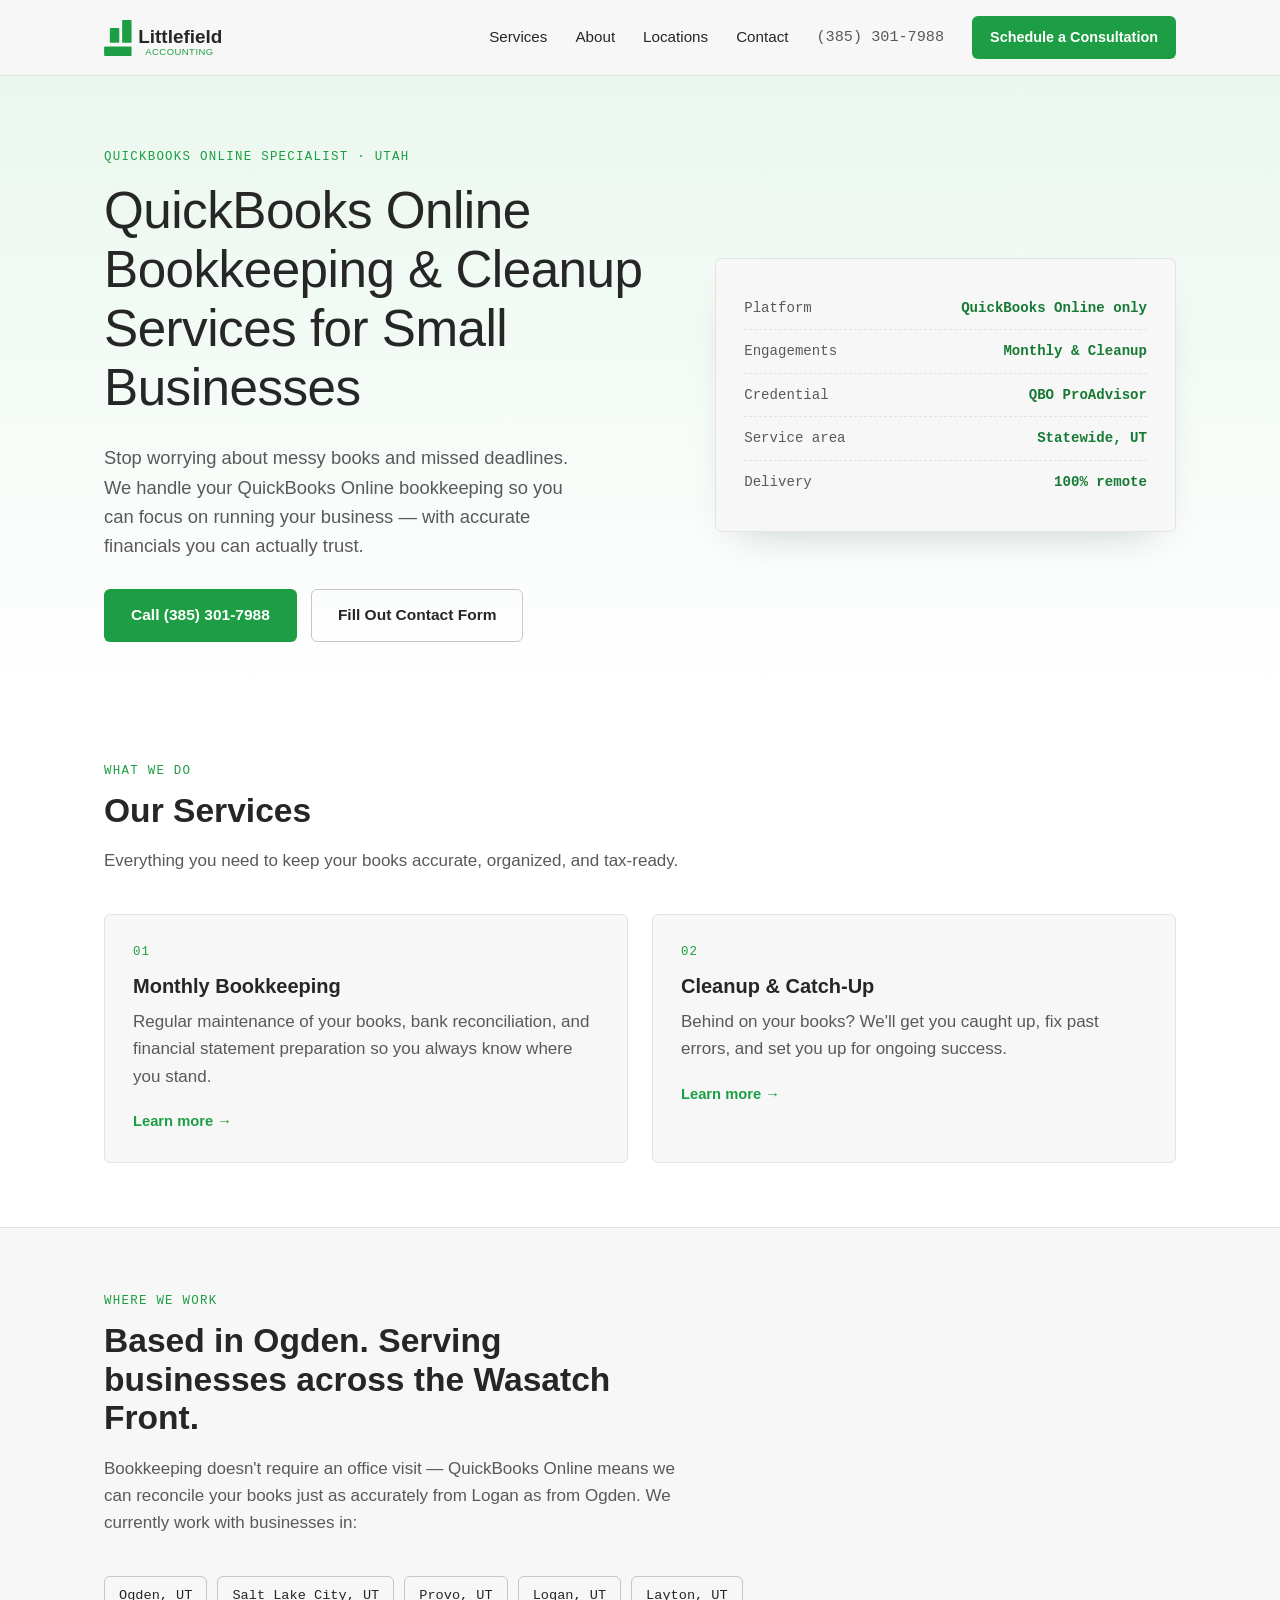
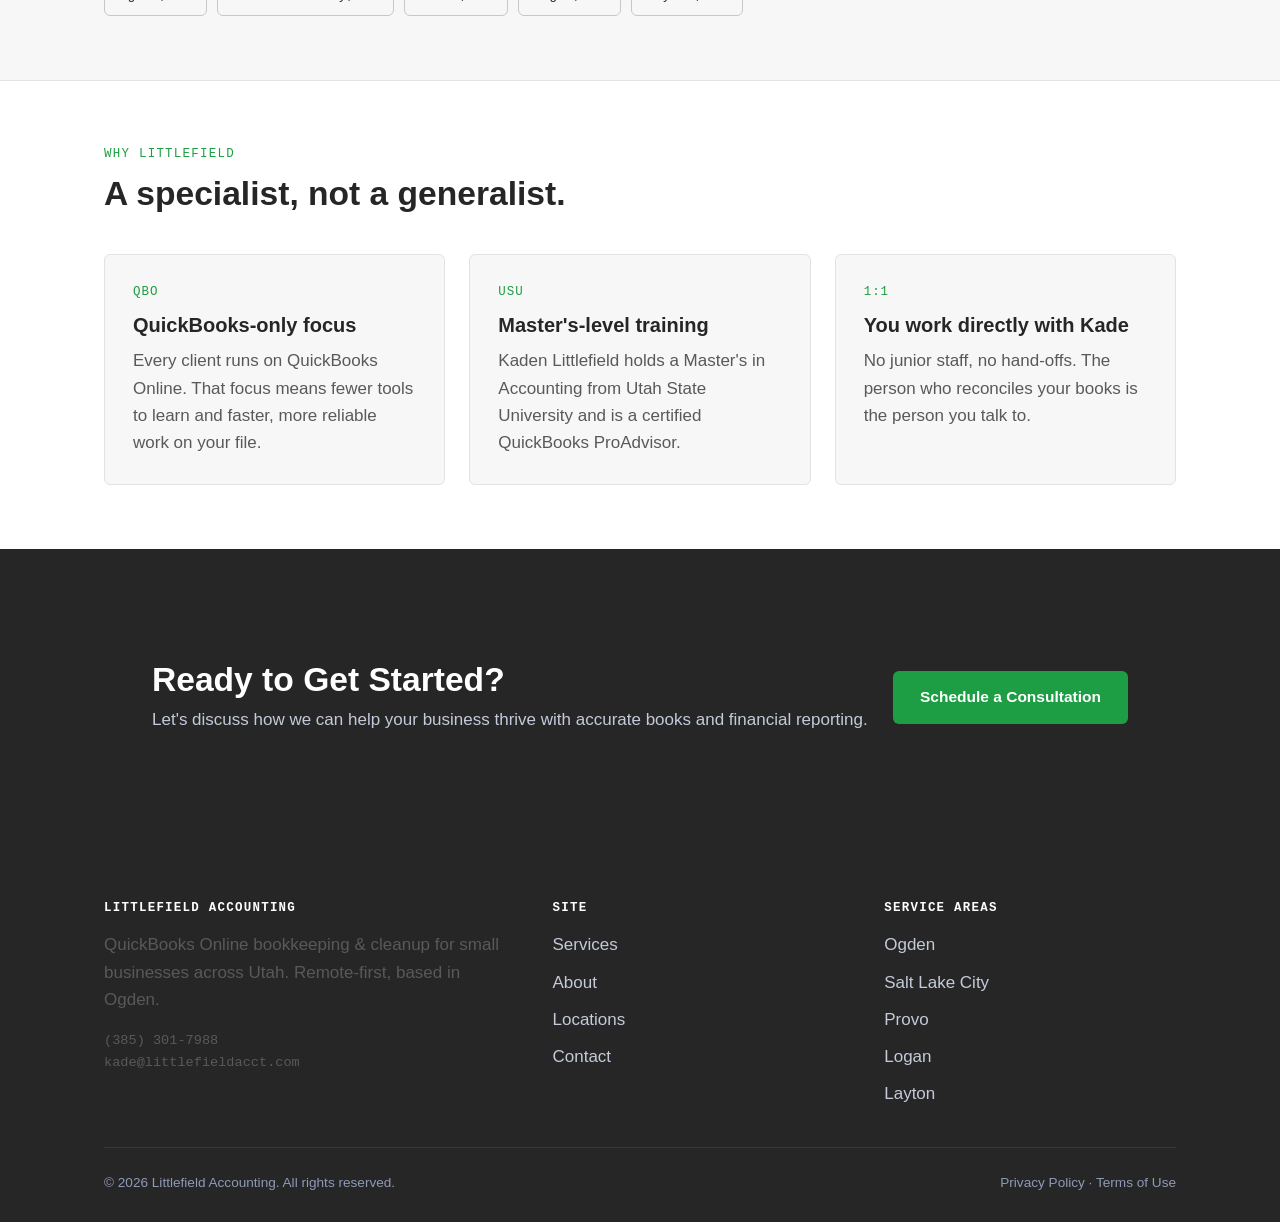
<file: index.html>
<!DOCTYPE html>
<html lang="en">
<head>
<meta charset="UTF-8">
<meta name="viewport" content="width=device-width, initial-scale=1">
<title>QuickBooks Online Bookkeeping in Utah | Littlefield</title>
<meta name="description" content="Monthly bookkeeping & QuickBooks Online cleanup for small businesses in Ogden, SLC, Provo, Logan & Layton, UT. Remote, ProAdvisor-certified.">
<link rel="canonical" href="https://www.littlefieldacct.com/">
<meta property="og:type" content="website">
<meta property="og:title" content="QuickBooks Online Bookkeeping in Utah | Littlefield">
<meta property="og:description" content="Monthly bookkeeping & QuickBooks Online cleanup for small businesses in Ogden, SLC, Provo, Logan & Layton, UT. Remote, ProAdvisor-certified.">
<meta property="og:url" content="https://www.littlefieldacct.com/">
<meta property="og:image" content="https://www.littlefieldacct.com/images/og-cover.jpg">
<meta name="twitter:card" content="summary_large_image">
<link rel="preconnect" href="https://fonts.googleapis.com">
<link rel="preconnect" href="https://fonts.gstatic.com" crossorigin>
<link href="https://fonts.googleapis.com/css2?family=Fraunces:wght@500;600&family=Inter:wght@400;500;600;700&family=IBM+Plex+Mono:wght@400;500;600&display=swap" rel="stylesheet" media="print" onload="this.media='all'">
<link rel="stylesheet" href="/styles.css">
<link rel="icon" href="/images/favicon.svg" type="image/svg+xml">
<script type="application/ld+json">
{
  "@context": "https://schema.org",
  "@type": "AccountingService",
  "name": "Littlefield Accounting",
  "url": "https://www.littlefieldacct.com/",
  "telephone": "+1-385-301-7988",
  "email": "kade@littlefieldacct.com",
  "founder": { "@type": "Person", "name": "Kaden Littlefield" },
  "areaServed": [
    { "@type": "City", "name": "Ogden, UT" },
    { "@type": "City", "name": "Salt Lake City, UT" },
    { "@type": "City", "name": "Provo, UT" },
    { "@type": "City", "name": "Logan, UT" },
    { "@type": "City", "name": "Layton, UT" },
    { "@type": "State", "name": "Utah" }
  ],
  "address": { "@type": "PostalAddress", "addressLocality": "Ogden", "addressRegion": "UT", "addressCountry": "US" },
  "priceRange": "$$",
  "makesOffer": [
    { "@type": "Offer", "itemOffered": { "@type": "Service", "name": "Monthly QuickBooks Online Bookkeeping" } },
    { "@type": "Offer", "itemOffered": { "@type": "Service", "name": "QuickBooks Online Cleanup & Catch-Up" } }
  ]
}
</script>
</head>
<body>

<header class="site-header">
  <div class="header-inner">
    <a href="/" class="brand"><img src="/images/logo.svg" alt="Littlefield Accounting" height="36" width="149"></a>
    <button class="mobile-toggle" aria-expanded="false" aria-controls="main-nav" onclick="document.getElementById('main-nav').classList.toggle('open'); this.setAttribute('aria-expanded', this.getAttribute('aria-expanded')==='true'?'false':'true')">Menu</button>
    <nav class="main-nav" id="main-nav">
      <a href="/services.html">Services</a>
      <a href="/about.html">About</a>
      <a href="/locations.html">Locations</a>
      <a href="/contact.html">Contact</a>
      <a href="tel:+13853017988" class="nav-phone">(385) 301-7988</a>
      <a href="/contact.html" class="nav-cta">Schedule a Consultation</a>
    </nav>
  </div>
</header>

<main>
  <section class="hero">
    <div class="container">
      <div>
        <span class="eyebrow">QuickBooks Online Specialist &middot; Utah</span>
        <h1>QuickBooks Online Bookkeeping &amp; Cleanup Services for Small Businesses</h1>
        <p class="lead">Stop worrying about messy books and missed deadlines. We handle your QuickBooks Online bookkeeping so you can focus on running your business &mdash; with accurate financials you can actually trust.</p>
        <div class="cta-row">
          <a href="tel:+13853017988" class="btn btn-primary">Call (385) 301-7988</a>
          <a href="/contact.html" class="btn btn-secondary">Fill Out Contact Form</a>
        </div>
      </div>
      <div class="ledger-card" aria-hidden="true">
        <div class="row"><span class="label">Platform</span><span class="val">QuickBooks Online only</span></div>
        <div class="row"><span class="label">Engagements</span><span class="val">Monthly &amp; Cleanup</span></div>
        <div class="row"><span class="label">Credential</span><span class="val">QBO ProAdvisor</span></div>
        <div class="row"><span class="label">Service area</span><span class="val">Statewide, UT</span></div>
        <div class="row"><span class="label">Delivery</span><span class="val">100% remote</span></div>
      </div>
    </div>
  </section>

  <section>
    <div class="container">
      <div class="section-head">
        <span class="eyebrow">What we do</span>
        <h2>Our Services</h2>
        <p>Everything you need to keep your books accurate, organized, and tax-ready.</p>
      </div>
      <div class="grid grid-2">
        <div class="card">
          <span class="num">01</span>
          <h3>Monthly Bookkeeping</h3>
          <p>Regular maintenance of your books, bank reconciliation, and financial statement preparation so you always know where you stand.</p>
          <a href="/monthly-bookkeeping-quickbooks-online.html" class="card-link">Learn more &rarr;</a>
        </div>
        <div class="card">
          <span class="num">02</span>
          <h3>Cleanup &amp; Catch-Up</h3>
          <p>Behind on your books? We'll get you caught up, fix past errors, and set you up for ongoing success.</p>
          <a href="/quickbooks-cleanup-catchup.html" class="card-link">Learn more &rarr;</a>
        </div>
      </div>
    </div>
  </section>

  <section class="bg-raised">
    <div class="container">
      <div class="section-head">
        <span class="eyebrow">Where we work</span>
        <h2>Based in Ogden. Serving businesses across the Wasatch Front.</h2>
        <p>Bookkeeping doesn't require an office visit &mdash; QuickBooks Online means we can reconcile your books just as accurately from Logan as from Ogden. We currently work with businesses in:</p>
      </div>
      <div class="city-strip">
        <a href="/bookkeeping-ogden-utah.html" class="city-chip">Ogden, UT</a>
        <a href="/bookkeeping-salt-lake-city-utah.html" class="city-chip">Salt Lake City, UT</a>
        <a href="/bookkeeping-provo-utah.html" class="city-chip">Provo, UT</a>
        <a href="/bookkeeping-logan-utah.html" class="city-chip">Logan, UT</a>
        <a href="/bookkeeping-layton-utah.html" class="city-chip">Layton, UT</a>
      </div>
    </div>
  </section>

  <section>
    <div class="container">
      <div class="section-head">
        <span class="eyebrow">Why Littlefield</span>
        <h2>A specialist, not a generalist.</h2>
      </div>
      <div class="grid grid-3">
        <div class="card">
          <span class="num">QBO</span>
          <h3>QuickBooks-only focus</h3>
          <p>Every client runs on QuickBooks Online. That focus means fewer tools to learn and faster, more reliable work on your file.</p>
        </div>
        <div class="card">
          <span class="num">USU</span>
          <h3>Master's-level training</h3>
          <p>Kaden Littlefield holds a Master's in Accounting from Utah State University and is a certified QuickBooks ProAdvisor.</p>
        </div>
        <div class="card">
          <span class="num">1:1</span>
          <h3>You work directly with Kade</h3>
          <p>No junior staff, no hand-offs. The person who reconciles your books is the person you talk to.</p>
        </div>
      </div>
    </div>
  </section>

  <section class="bg-ink">
    <div class="container">
      <div class="cta-band">
        <div>
          <h2>Ready to Get Started?</h2>
          <p>Let's discuss how we can help your business thrive with accurate books and financial reporting.</p>
        </div>
        <a href="/contact.html" class="btn btn-primary">Schedule a Consultation</a>
      </div>
    </div>
  </section>
</main>

<footer class="site-footer">
  <div class="container">
    <div class="footer-grid">
      <div>
        <h4>Littlefield Accounting</h4>
        <p>QuickBooks Online bookkeeping &amp; cleanup for small businesses across Utah. Remote-first, based in Ogden.</p>
        <p class="mono small">(385) 301-7988<br>kade@littlefieldacct.com</p>
      </div>
      <div>
        <h4>Site</h4>
        <div class="footer-links">
          <a href="/services.html">Services</a>
          <a href="/about.html">About</a>
          <a href="/locations.html">Locations</a>
          <a href="/contact.html">Contact</a>
        </div>
      </div>
      <div>
        <h4>Service Areas</h4>
        <div class="footer-links">
          <a href="/bookkeeping-ogden-utah.html">Ogden</a>
          <a href="/bookkeeping-salt-lake-city-utah.html">Salt Lake City</a>
          <a href="/bookkeeping-provo-utah.html">Provo</a>
          <a href="/bookkeeping-logan-utah.html">Logan</a>
          <a href="/bookkeeping-layton-utah.html">Layton</a>
        </div>
      </div>
    </div>
    <div class="footer-bottom">
      <span>&copy; 2026 Littlefield Accounting. All rights reserved.</span>
      <span><a href="/privacy-policy.html">Privacy Policy</a> &middot; <a href="/terms-of-service.html">Terms of Use</a></span>
    </div>
  </div>
</footer>

<div class="mobile-call-bar"><a href="tel:+13853017988">Call (385) 301-7988</a></div>

</body>
</html>
</file>
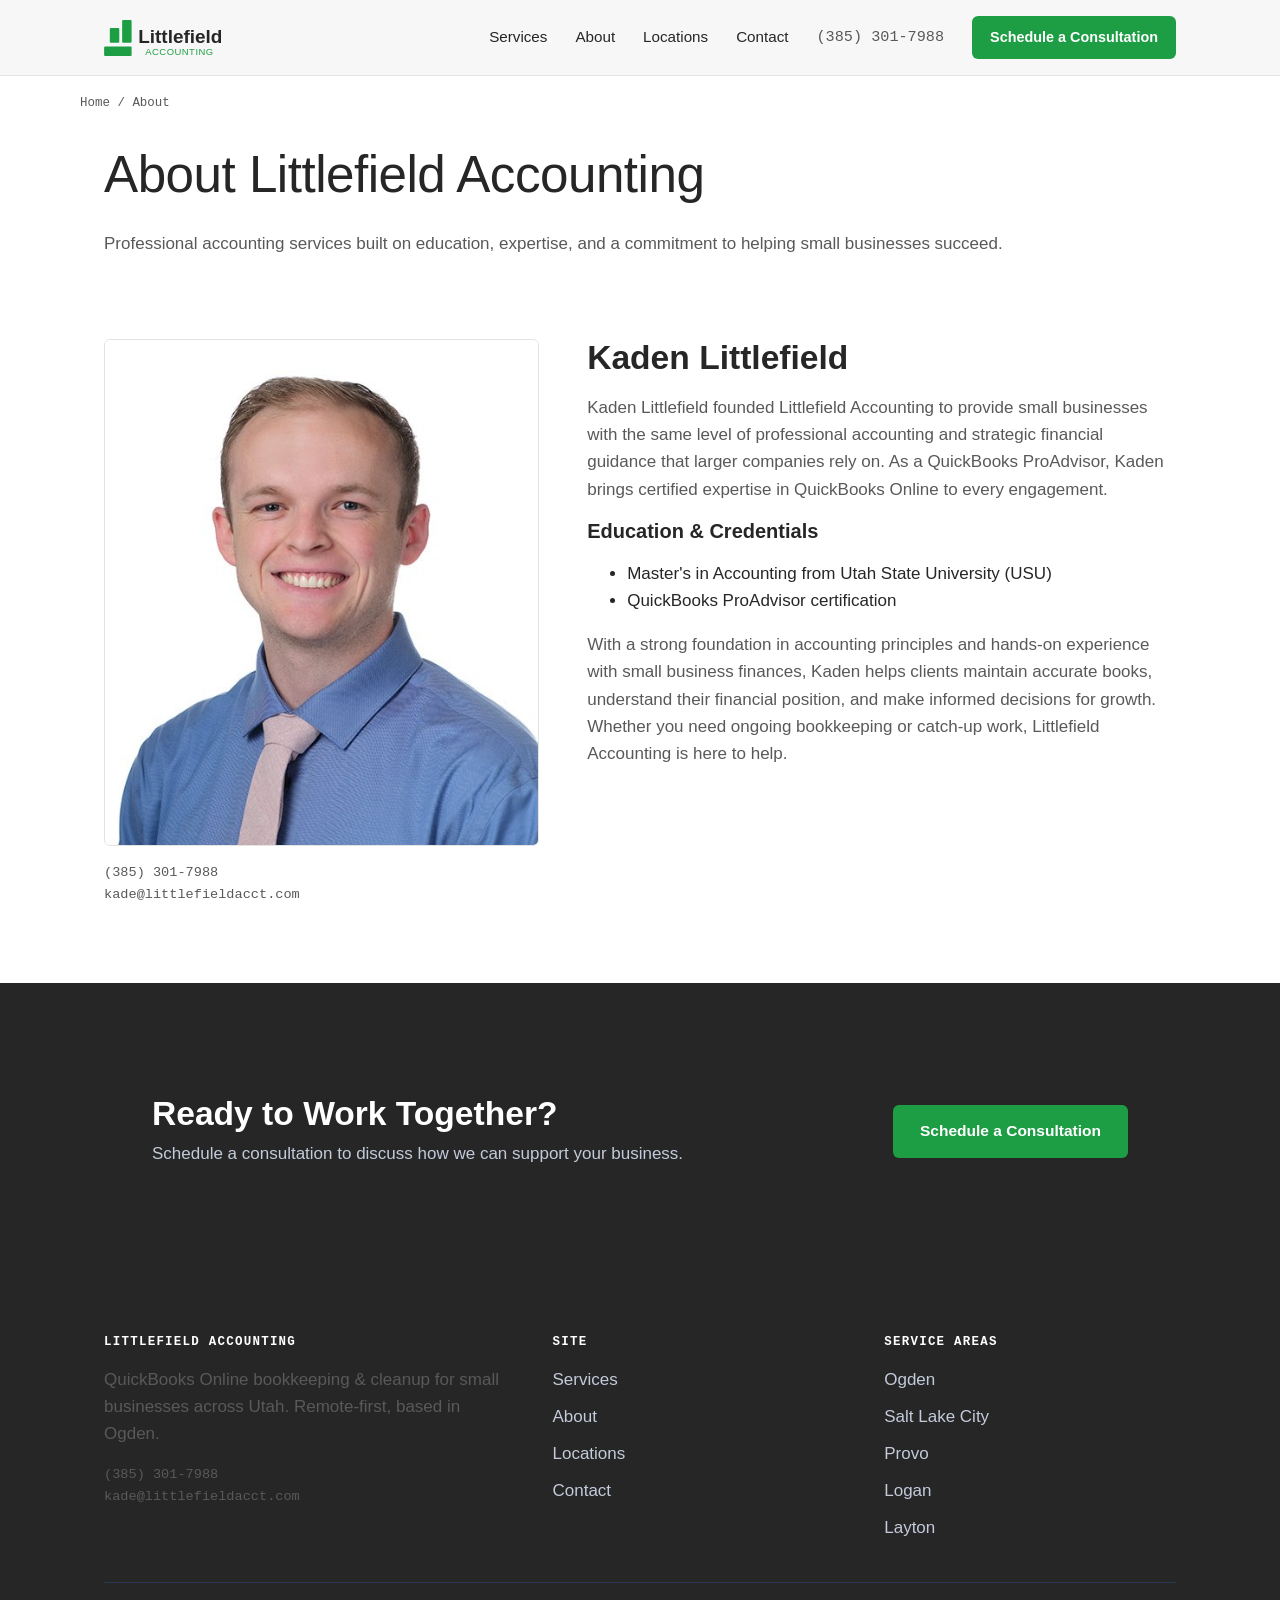
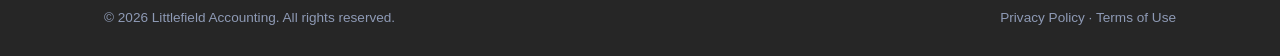
<file: about.html>
<!DOCTYPE html>
<html lang="en">
<head>
<meta charset="UTF-8">
<meta name="viewport" content="width=device-width, initial-scale=1">
<title>About | Littlefield Accounting</title>
<meta name="description" content="Meet Kaden Littlefield — QuickBooks ProAdvisor with a Master's in Accounting from USU. Professional bookkeeping for small businesses.">
<link rel="canonical" href="https://www.littlefieldacct.com/about">
<meta property="og:type" content="website">
<meta property="og:title" content="About | Littlefield Accounting">
<meta property="og:description" content="Meet Kaden Littlefield — QuickBooks ProAdvisor with a Master's in Accounting from USU.">
<meta property="og:url" content="https://www.littlefieldacct.com/about">
<link rel="preconnect" href="https://fonts.googleapis.com">
<link rel="stylesheet" href="/styles.css">
<link rel="icon" href="/images/favicon.svg" type="image/svg+xml">
<script type="application/ld+json">
{
  "@context": "https://schema.org",
  "@type": "BreadcrumbList",
  "itemListElement": [
    { "@type": "ListItem", "position": 1, "name": "Home", "item": "https://www.littlefieldacct.com/" },
    { "@type": "ListItem", "position": 2, "name": "About", "item": "https://www.littlefieldacct.com/about" }
  ]
}
</script>
<script type="application/ld+json">
{
  "@context": "https://schema.org",
  "@type": "Person",
  "name": "Kaden Littlefield",
  "jobTitle": "Founder, QuickBooks ProAdvisor",
  "worksFor": { "@type": "AccountingService", "name": "Littlefield Accounting" },
  "alumniOf": { "@type": "CollegeOrUniversity", "name": "Utah State University" },
  "telephone": "+1-385-301-7988",
  "email": "kade@littlefieldacct.com"
}
</script>
</head>
<body>

<header class="site-header">
  <div class="header-inner">
    <a href="/" class="brand"><img src="/images/logo.svg" alt="Littlefield Accounting" height="36" width="149"></a>
    <button class="mobile-toggle" aria-expanded="false" aria-controls="main-nav" onclick="document.getElementById('main-nav').classList.toggle('open'); this.setAttribute('aria-expanded', this.getAttribute('aria-expanded')==='true'?'false':'true')">Menu</button>
    <nav class="main-nav" id="main-nav">
      <a href="/services.html">Services</a>
      <a href="/about.html">About</a>
      <a href="/locations.html">Locations</a>
      <a href="/contact.html">Contact</a>
      <a href="tel:+13853017988" class="nav-phone">(385) 301-7988</a>
      <a href="/contact.html" class="nav-cta">Schedule a Consultation</a>
    </nav>
  </div>
</header>

<div class="container breadcrumb"><a href="/">Home</a> / About</div>

<main>
  <section style="padding-top:32px;">
    <div class="container">
      <h1>About Littlefield Accounting</h1>
      <p class="lead">Professional accounting services built on education, expertise, and a commitment to helping small businesses succeed.</p>
    </div>
  </section>

  <section style="padding-top:0;">
    <div class="container" style="display:grid; grid-template-columns:0.85fr 1.15fr; gap:48px; align-items:start;">
      <div>
        <img src="/images/kade-headshot.jpg" alt="Kaden Littlefield" width="480" height="560" style="border-radius:6px; border:1px solid var(--rule); width:100%; height:auto; aspect-ratio:6/7; object-fit:cover;" loading="lazy">
        <p class="mono small" style="margin-top:16px;">(385) 301-7988<br>kade@littlefieldacct.com</p>
      </div>
      <div>
        <h2>Kaden Littlefield</h2>
        <p>Kaden Littlefield founded Littlefield Accounting to provide small businesses with the same level of professional accounting and strategic financial guidance that larger companies rely on. As a QuickBooks ProAdvisor, Kaden brings certified expertise in QuickBooks Online to every engagement.</p>

        <h3>Education &amp; Credentials</h3>
        <ul>
          <li>Master's in Accounting from Utah State University (USU)</li>
          <li>QuickBooks ProAdvisor certification</li>
        </ul>

        <p>With a strong foundation in accounting principles and hands-on experience with small business finances, Kaden helps clients maintain accurate books, understand their financial position, and make informed decisions for growth. Whether you need ongoing bookkeeping or catch-up work, Littlefield Accounting is here to help.</p>
      </div>
    </div>
  </section>

  <section class="bg-ink">
    <div class="container">
      <div class="cta-band">
        <div>
          <h2>Ready to Work Together?</h2>
          <p>Schedule a consultation to discuss how we can support your business.</p>
        </div>
        <a href="/contact.html" class="btn btn-primary">Schedule a Consultation</a>
      </div>
    </div>
  </section>
</main>

<footer class="site-footer">
  <div class="container">
    <div class="footer-grid">
      <div>
        <h4>Littlefield Accounting</h4>
        <p>QuickBooks Online bookkeeping &amp; cleanup for small businesses across Utah. Remote-first, based in Ogden.</p>
        <p class="mono small">(385) 301-7988<br>kade@littlefieldacct.com</p>
      </div>
      <div>
        <h4>Site</h4>
        <div class="footer-links">
          <a href="/services.html">Services</a>
          <a href="/about.html">About</a>
          <a href="/locations.html">Locations</a>
          <a href="/contact.html">Contact</a>
        </div>
      </div>
      <div>
        <h4>Service Areas</h4>
        <div class="footer-links">
          <a href="/bookkeeping-ogden-utah.html">Ogden</a>
          <a href="/bookkeeping-salt-lake-city-utah.html">Salt Lake City</a>
          <a href="/bookkeeping-provo-utah.html">Provo</a>
          <a href="/bookkeeping-logan-utah.html">Logan</a>
          <a href="/bookkeeping-layton-utah.html">Layton</a>
        </div>
      </div>
    </div>
    <div class="footer-bottom">
      <span>&copy; 2026 Littlefield Accounting. All rights reserved.</span>
      <span><a href="/privacy-policy.html">Privacy Policy</a> &middot; <a href="/terms-of-service.html">Terms of Use</a></span>
    </div>
  </div>
</footer>

<div class="mobile-call-bar"><a href="tel:+13853017988">Call (385) 301-7988</a></div>

</body>
</html>
</file>
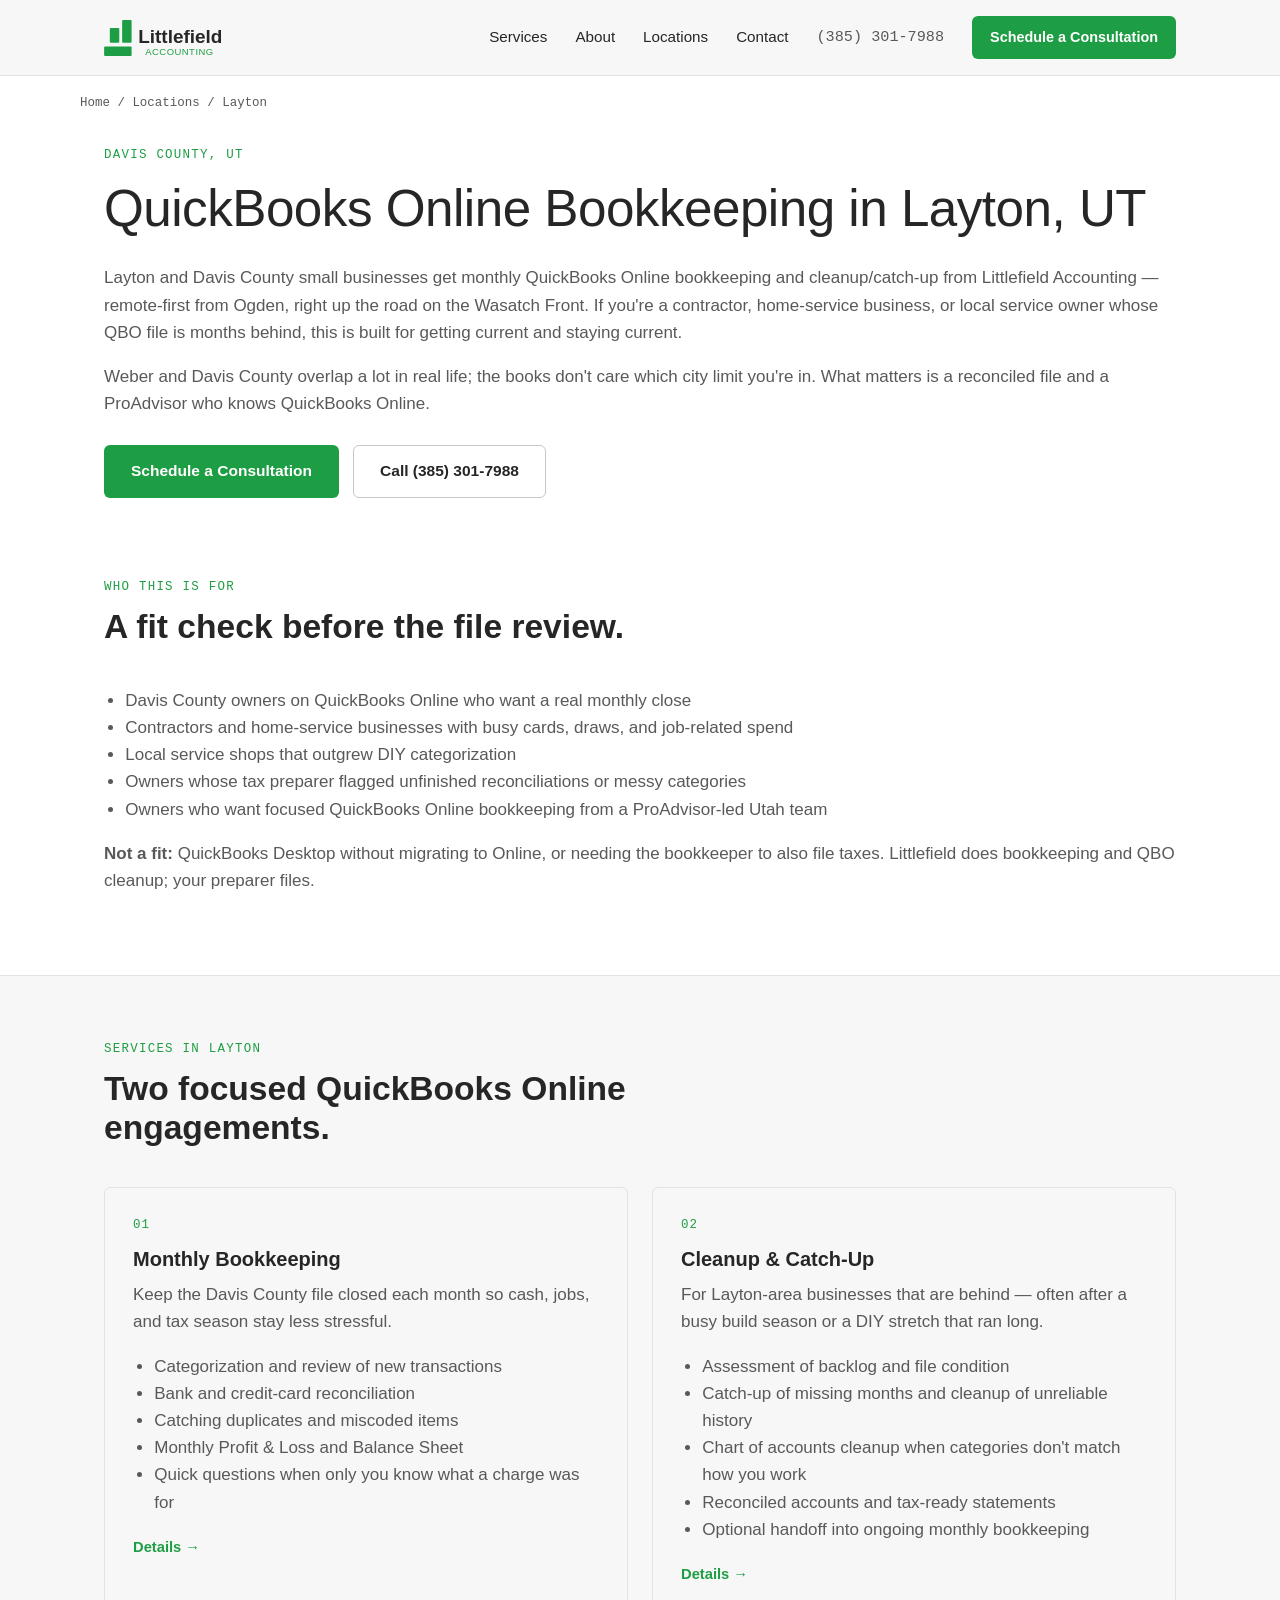
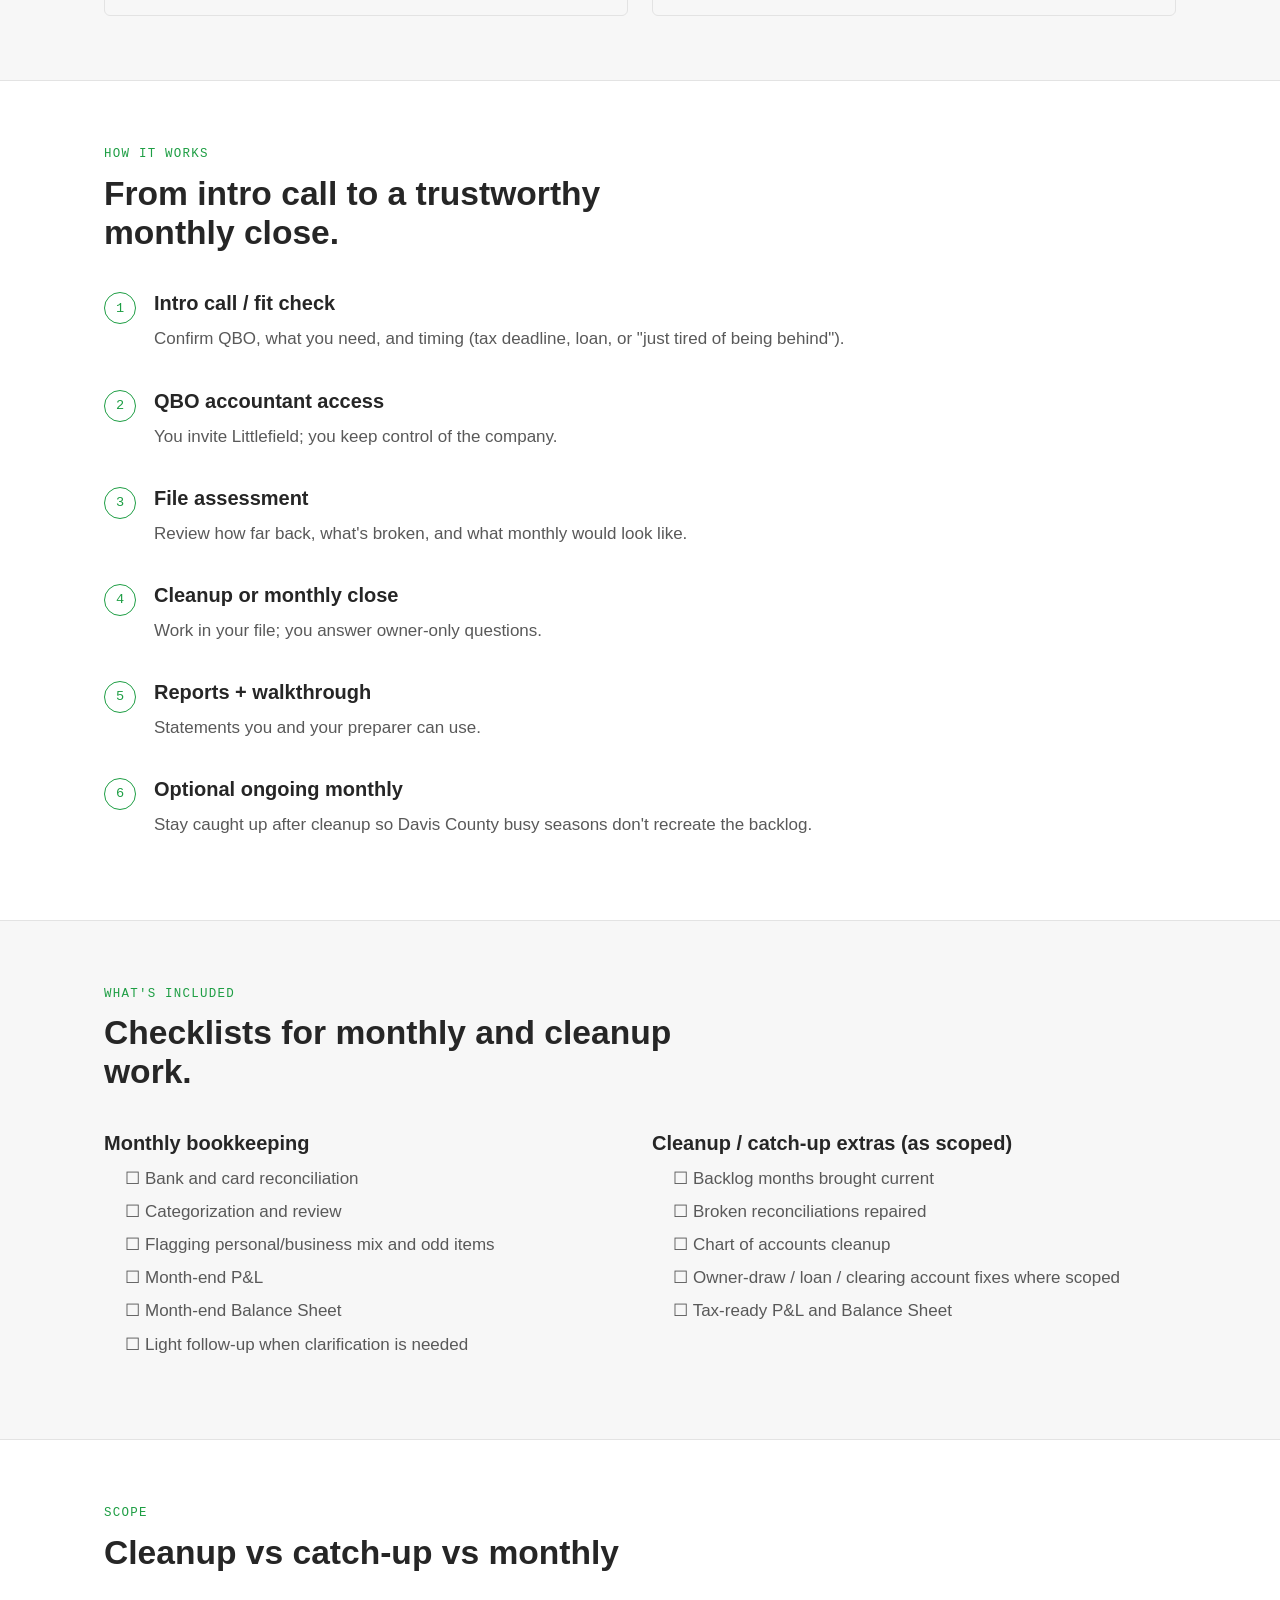
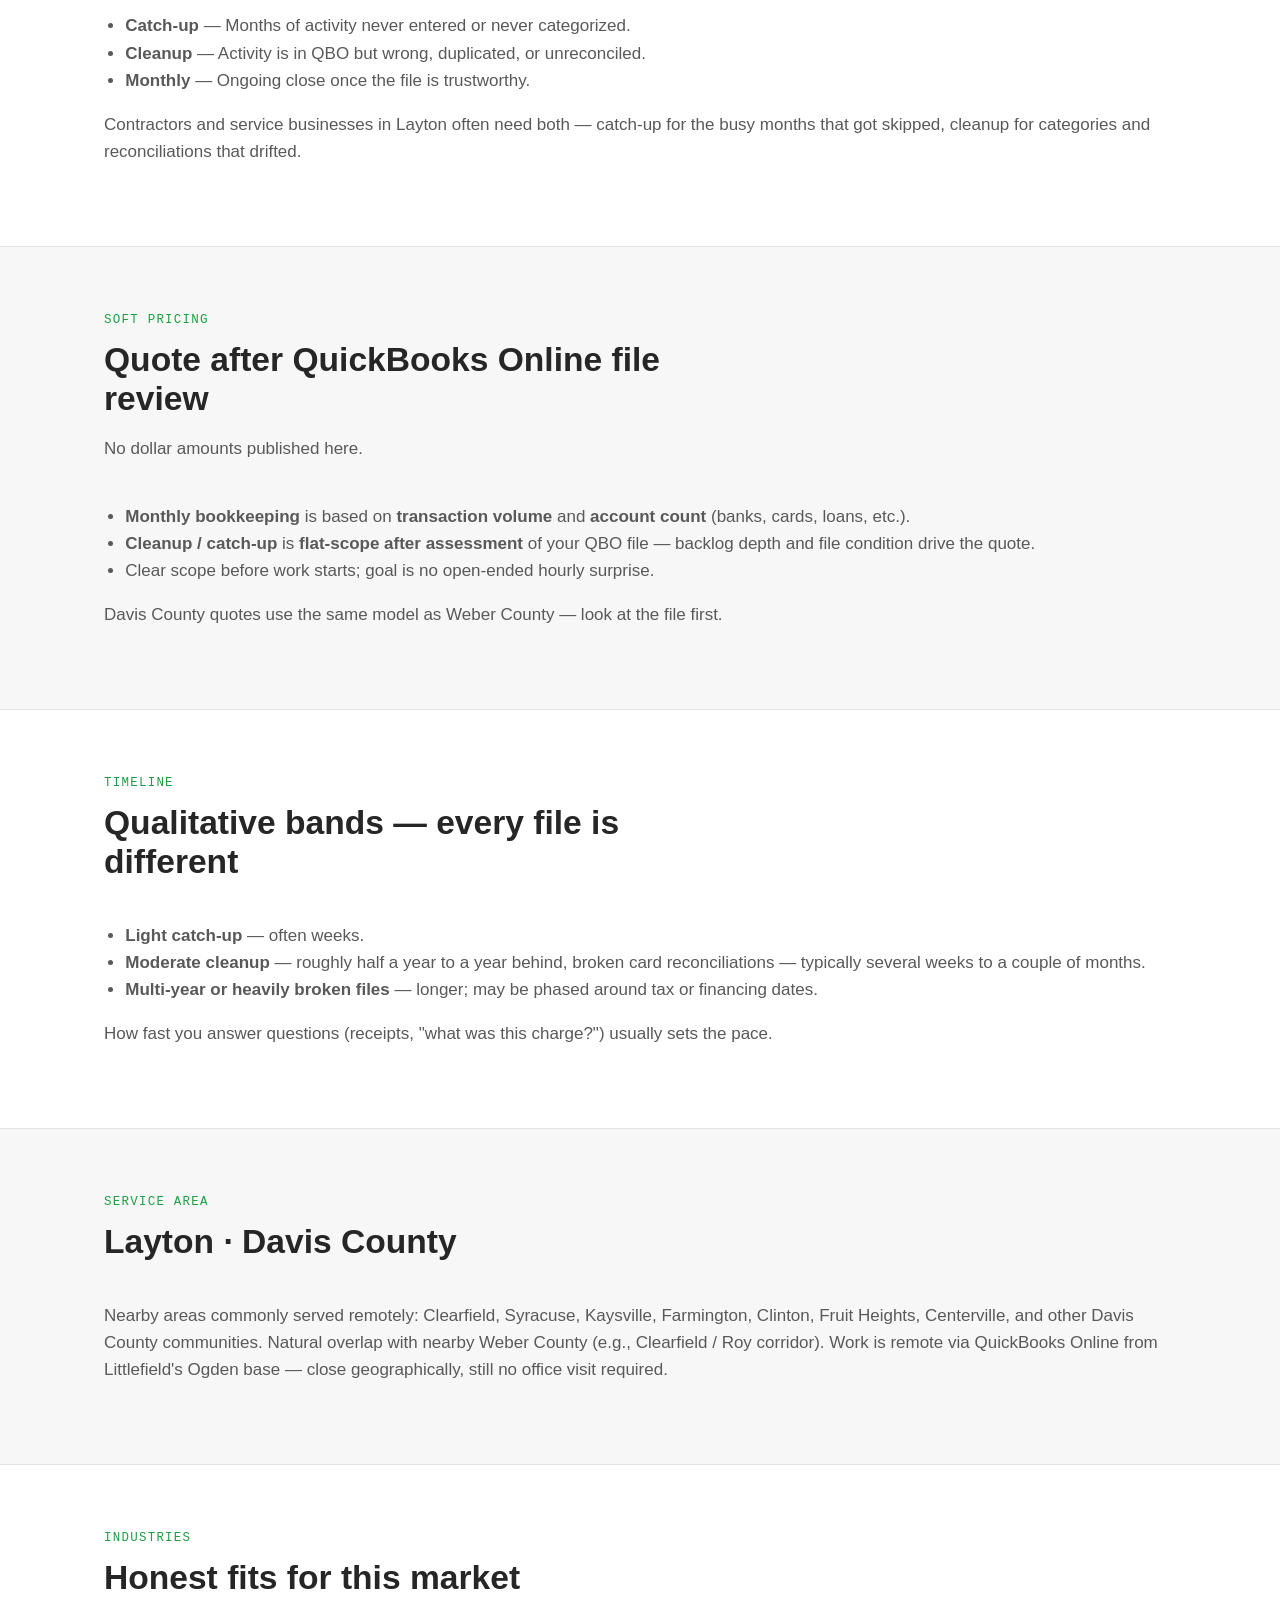
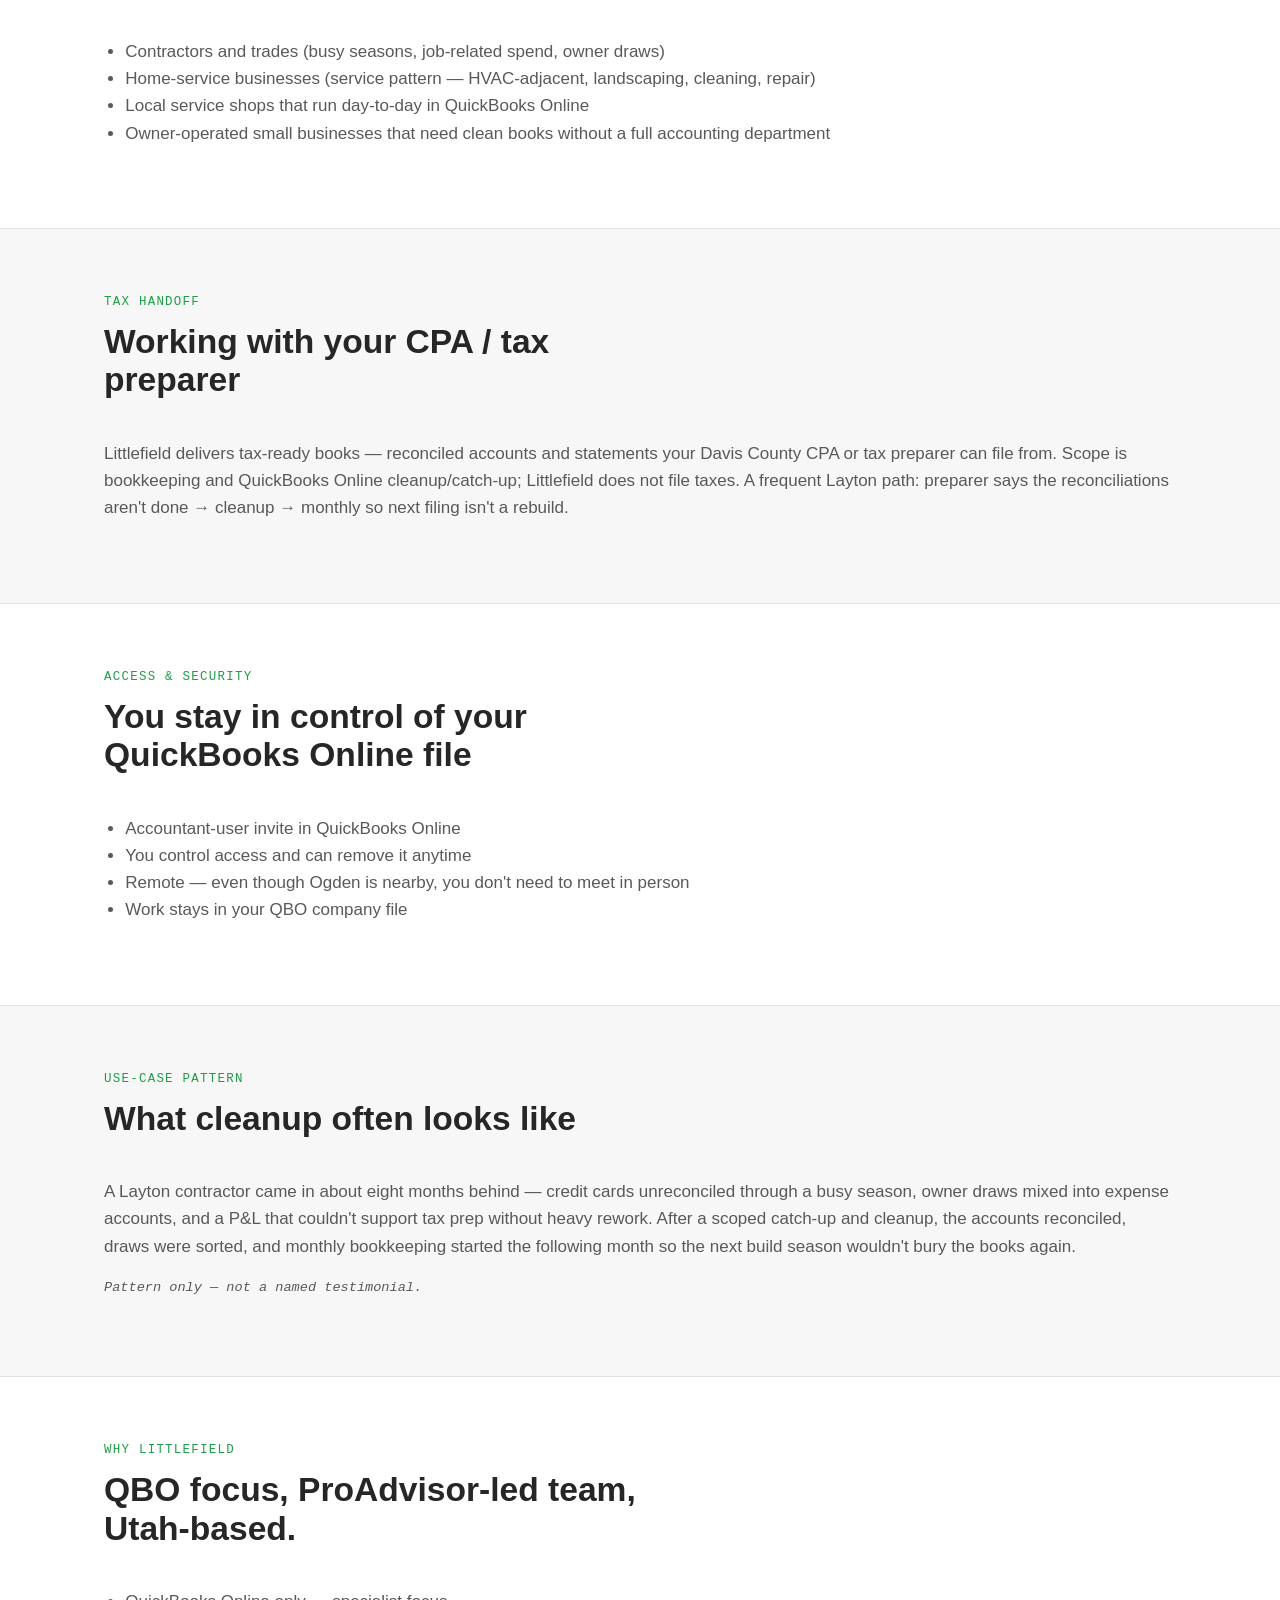
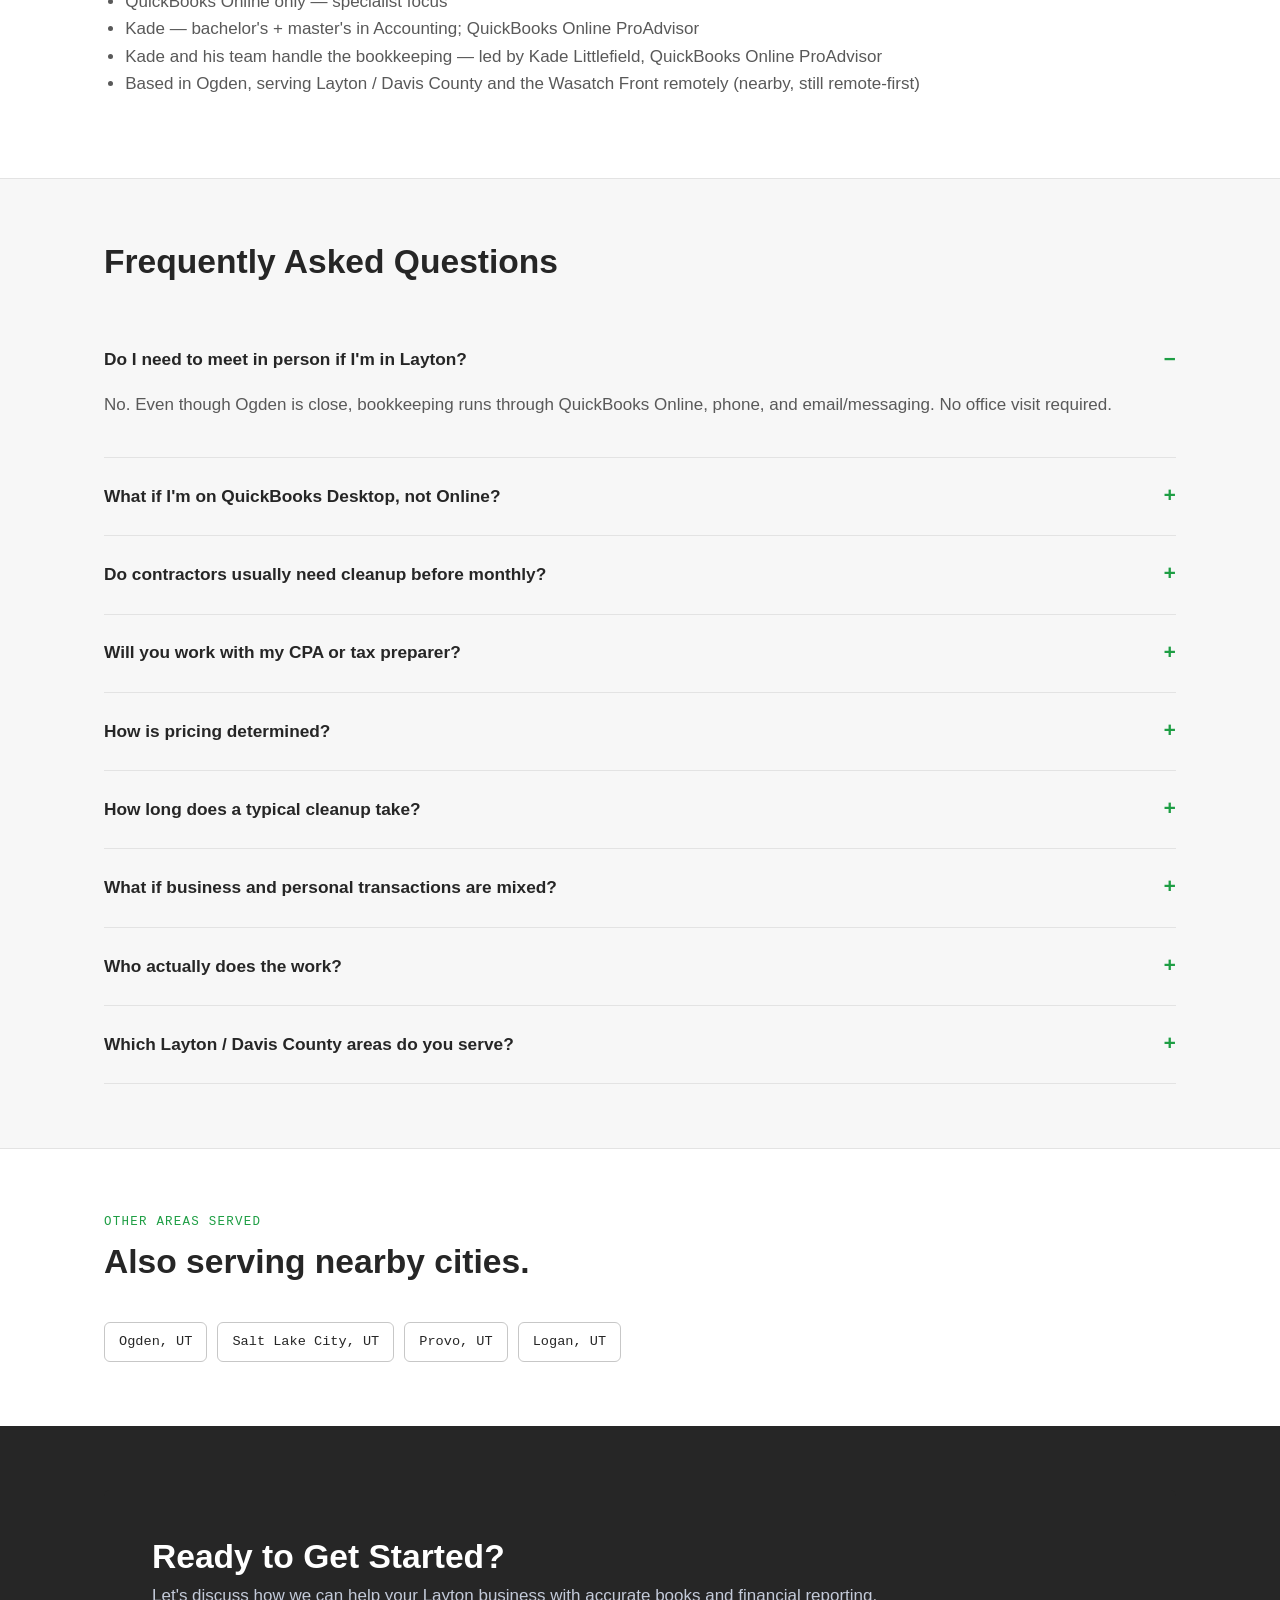
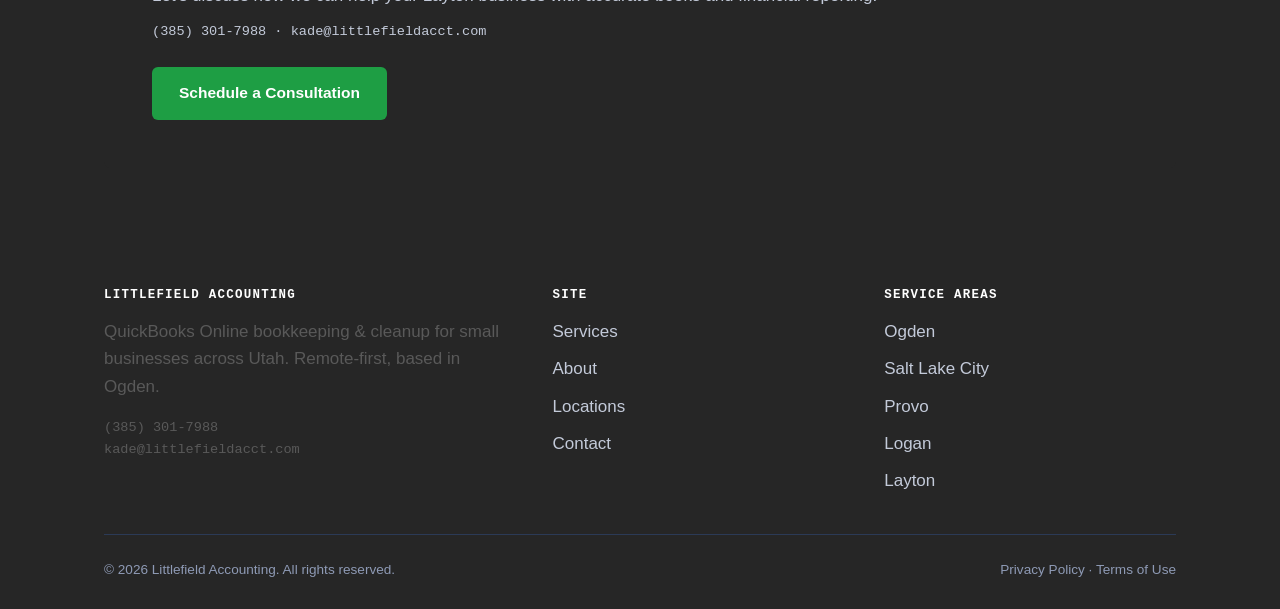
<file: bookkeeping-layton-utah.html>
<!DOCTYPE html>
<html lang="en">
<head>
<meta charset="UTF-8">
<meta name="viewport" content="width=device-width, initial-scale=1">
<title>QuickBooks Online Bookkeeping in Layton, UT | Littlefield Accounting</title>
<meta name="description" content="Monthly QBO bookkeeping and cleanup/catch-up for Davis County small businesses and contractors. ProAdvisor-led team &mdash; remote from nearby Ogden.">
<link rel="canonical" href="https://www.littlefieldacct.com/bookkeeping-layton-utah.html">
<meta property="og:type" content="website">
<meta property="og:title" content="QuickBooks Online Bookkeeping in Layton, UT | Littlefield Accounting">
<meta property="og:description" content="Monthly QBO bookkeeping and cleanup/catch-up for Davis County small businesses and contractors. ProAdvisor-led team &mdash; remote from nearby Ogden.">
<meta property="og:url" content="https://www.littlefieldacct.com/bookkeeping-layton-utah.html">
<link rel="stylesheet" href="/styles.css">
<link rel="icon" href="/images/favicon.svg" type="image/svg+xml">
<script type="application/ld+json">
{
  "@context": "https://schema.org",
  "@type": "AccountingService",
  "name": "Littlefield Accounting",
  "url": "https://www.littlefieldacct.com/bookkeeping-layton-utah.html",
  "telephone": "+1-385-301-7988",
  "address": {
    "@type": "PostalAddress",
    "addressLocality": "Ogden",
    "addressRegion": "UT",
    "addressCountry": "US"
  },
  "areaServed": {
    "@type": "City",
    "name": "Layton, UT"
  },
  "makesOffer": [
    {
      "@type": "Offer",
      "itemOffered": {
        "@type": "Service",
        "name": "Monthly QuickBooks Online Bookkeeping"
      }
    },
    {
      "@type": "Offer",
      "itemOffered": {
        "@type": "Service",
        "name": "QuickBooks Online Cleanup & Catch-Up"
      }
    }
  ]
}
</script>
<script type="application/ld+json">
{
  "@context": "https://schema.org",
  "@type": "BreadcrumbList",
  "itemListElement": [
    {
      "@type": "ListItem",
      "position": 1,
      "name": "Home",
      "item": "https://www.littlefieldacct.com/"
    },
    {
      "@type": "ListItem",
      "position": 2,
      "name": "Locations",
      "item": "https://www.littlefieldacct.com/locations.html"
    },
    {
      "@type": "ListItem",
      "position": 3,
      "name": "Layton",
      "item": "https://www.littlefieldacct.com/bookkeeping-layton-utah.html"
    }
  ]
}
</script>
<script type="application/ld+json">
{
  "@context": "https://schema.org",
  "@type": "FAQPage",
  "mainEntity": [
    {
      "@type": "Question",
      "name": "Do I need to meet in person if I'm in Layton?",
      "acceptedAnswer": {
        "@type": "Answer",
        "text": "No. Even though Ogden is close, bookkeeping runs through QuickBooks Online, phone, and email/messaging. No office visit required."
      }
    },
    {
      "@type": "Question",
      "name": "What if I'm on QuickBooks Desktop, not Online?",
      "acceptedAnswer": {
        "@type": "Answer",
        "text": "Littlefield is Online-only. You'd need to migrate to QuickBooks Online to work together."
      }
    },
    {
      "@type": "Question",
      "name": "Do contractors usually need cleanup before monthly?",
      "acceptedAnswer": {
        "@type": "Answer",
        "text": "Often yes — especially after a busy season when categorization and card reconciliations slipped. Assessment confirms whether catch-up, cleanup, or both come first."
      }
    },
    {
      "@type": "Question",
      "name": "Will you work with my CPA or tax preparer?",
      "acceptedAnswer": {
        "@type": "Answer",
        "text": "Yes. Tax-ready books are the handoff; Littlefield doesn't file your return."
      }
    },
    {
      "@type": "Question",
      "name": "How is pricing determined?",
      "acceptedAnswer": {
        "@type": "Answer",
        "text": "Soft pricing: monthly by transaction volume and account count; cleanup flat-scoped after QBO file review."
      }
    },
    {
      "@type": "Question",
      "name": "How long does a typical cleanup take?",
      "acceptedAnswer": {
        "@type": "Answer",
        "text": "Light catch-ups are often weeks; deeper backlogs take longer and may be phased. Your response time matters."
      }
    },
    {
      "@type": "Question",
      "name": "What if business and personal transactions are mixed?",
      "acceptedAnswer": {
        "@type": "Answer",
        "text": "Common for owner-operated Davis County businesses. Separating that mix is often part of cleanup, then monthly keeps it cleaner going forward."
      }
    },
    {
      "@type": "Question",
      "name": "Who actually does the work?",
      "acceptedAnswer": {
        "@type": "Answer",
        "text": "Kade and his team. Kade Littlefield, a QuickBooks Online ProAdvisor and owner, leads the work on your file."
      }
    },
    {
      "@type": "Question",
      "name": "Which Layton / Davis County areas do you serve?",
      "acceptedAnswer": {
        "@type": "Answer",
        "text": "Layton, Clearfield, Syracuse, Kaysville, Farmington, Clinton, and nearby Davis County communities — remotely via QBO, with natural overlap into adjacent Weber County."
      }
    }
  ]
}
</script>
</head>
<body>

<header class="site-header">
  <div class="header-inner">
    <a href="/" class="brand"><img src="/images/logo.svg" alt="Littlefield Accounting" height="36" width="149"></a>
    <button class="mobile-toggle" aria-expanded="false" aria-controls="main-nav" onclick="document.getElementById('main-nav').classList.toggle('open'); this.setAttribute('aria-expanded', this.getAttribute('aria-expanded')==='true'?'false':'true')">Menu</button>
    <nav class="main-nav" id="main-nav">
      <a href="/services.html">Services</a>
      <a href="/about.html">About</a>
      <a href="/locations.html">Locations</a>
      <a href="/contact.html">Contact</a>
      <a href="tel:+13853017988" class="nav-phone">(385) 301-7988</a>
      <a href="/contact.html" class="nav-cta">Schedule a Consultation</a>
    </nav>
  </div>
</header>

<div class="container breadcrumb"><a href="/">Home</a> / <a href="/locations.html">Locations</a> / Layton</div>

<main>
  <section style="padding-top:32px;">
    <div class="container">
      <span class="eyebrow">Davis County, UT</span>
      <h1>QuickBooks Online Bookkeeping in Layton, UT</h1>
      <p class="lead">Layton and Davis County small businesses get monthly QuickBooks Online bookkeeping and cleanup/catch-up from Littlefield Accounting &mdash; remote-first from Ogden, right up the road on the Wasatch Front. If you&#39;re a contractor, home-service business, or local service owner whose QBO file is months behind, this is built for getting current and staying current.</p>
      <p>Weber and Davis County overlap a lot in real life; the books don&#39;t care which city limit you&#39;re in. What matters is a reconciled file and a ProAdvisor who knows QuickBooks Online.</p>
      <div class="cta-row">
        <a href="/contact.html" class="btn btn-primary">Schedule a Consultation</a>
        <a href="tel:+13853017988" class="btn btn-secondary">Call (385) 301-7988</a>
      </div>
    </div>
  </section>

  <section style="padding-top:16px;">
    <div class="container">
      <div class="section-head">
        <span class="eyebrow">Who this is for</span>
        <h2>A fit check before the file review.</h2>
      </div>
        <ul style="margin:0 0 1em;padding-left:1.25em;color:var(--ink-soft);">
          <li>Davis County owners on QuickBooks Online who want a real monthly close</li>
          <li>Contractors and home-service businesses with busy cards, draws, and job-related spend</li>
          <li>Local service shops that outgrew DIY categorization</li>
          <li>Owners whose tax preparer flagged unfinished reconciliations or messy categories</li>
          <li>Owners who want focused QuickBooks Online bookkeeping from a ProAdvisor-led Utah team</li>
        </ul>
      <p><strong>Not a fit:</strong> QuickBooks Desktop without migrating to Online, or needing the bookkeeper to also file taxes. Littlefield does bookkeeping and QBO cleanup; your preparer files.</p>
    </div>
  </section>

  <section class="bg-raised">
    <div class="container">
      <div class="section-head">
        <span class="eyebrow">Services in Layton</span>
        <h2>Two focused QuickBooks Online engagements.</h2>
      </div>
      <div class="grid grid-2">
        <div class="card">
          <span class="num">01</span>
          <h3>Monthly Bookkeeping</h3>
          <p>Keep the Davis County file closed each month so cash, jobs, and tax season stay less stressful.</p>
        <ul style="margin:0 0 1em;padding-left:1.25em;color:var(--ink-soft);">
          <li>Categorization and review of new transactions</li>
          <li>Bank and credit-card reconciliation</li>
          <li>Catching duplicates and miscoded items</li>
          <li>Monthly Profit &amp; Loss and Balance Sheet</li>
          <li>Quick questions when only you know what a charge was for</li>
        </ul>
          <a href="/monthly-bookkeeping-quickbooks-online.html" class="card-link">Details &rarr;</a>
        </div>
        <div class="card">
          <span class="num">02</span>
          <h3>Cleanup &amp; Catch-Up</h3>
          <p>For Layton-area businesses that are behind &mdash; often after a busy build season or a DIY stretch that ran long.</p>
        <ul style="margin:0 0 1em;padding-left:1.25em;color:var(--ink-soft);">
          <li>Assessment of backlog and file condition</li>
          <li>Catch-up of missing months and cleanup of unreliable history</li>
          <li>Chart of accounts cleanup when categories don&#39;t match how you work</li>
          <li>Reconciled accounts and tax-ready statements</li>
          <li>Optional handoff into ongoing monthly bookkeeping</li>
        </ul>
          <a href="/quickbooks-cleanup-catchup.html" class="card-link">Details &rarr;</a>
        </div>
      </div>
    </div>
  </section>

  <section>
    <div class="container">
      <div class="section-head">
        <span class="eyebrow">How it works</span>
        <h2>From intro call to a trustworthy monthly close.</h2>
      </div>
      <div class="steps">
        <div class="step">
          <span class="step-num">1</span>
          <div><h3>Intro call / fit check</h3><p>Confirm QBO, what you need, and timing (tax deadline, loan, or &quot;just tired of being behind&quot;).</p></div>
        </div>
        <div class="step">
          <span class="step-num">2</span>
          <div><h3>QBO accountant access</h3><p>You invite Littlefield; you keep control of the company.</p></div>
        </div>
        <div class="step">
          <span class="step-num">3</span>
          <div><h3>File assessment</h3><p>Review how far back, what&#39;s broken, and what monthly would look like.</p></div>
        </div>
        <div class="step">
          <span class="step-num">4</span>
          <div><h3>Cleanup or monthly close</h3><p>Work in your file; you answer owner-only questions.</p></div>
        </div>
        <div class="step">
          <span class="step-num">5</span>
          <div><h3>Reports + walkthrough</h3><p>Statements you and your preparer can use.</p></div>
        </div>
        <div class="step">
          <span class="step-num">6</span>
          <div><h3>Optional ongoing monthly</h3><p>Stay caught up after cleanup so Davis County busy seasons don&#39;t recreate the backlog.</p></div>
        </div>
      </div>
    </div>
  </section>

  <section class="bg-raised">
    <div class="container">
      <div class="section-head">
        <span class="eyebrow">What's included</span>
        <h2>Checklists for monthly and cleanup work.</h2>
      </div>
      <div class="grid grid-2">
        <div>
          <h3>Monthly bookkeeping</h3>
        <ul style="margin:0 0 1em;padding-left:1.25em;color:var(--ink-soft);list-style:none;">
          <li style="margin-bottom:6px;">&#9744; Bank and card reconciliation</li>
          <li style="margin-bottom:6px;">&#9744; Categorization and review</li>
          <li style="margin-bottom:6px;">&#9744; Flagging personal/business mix and odd items</li>
          <li style="margin-bottom:6px;">&#9744; Month-end P&amp;L</li>
          <li style="margin-bottom:6px;">&#9744; Month-end Balance Sheet</li>
          <li style="margin-bottom:6px;">&#9744; Light follow-up when clarification is needed</li>
        </ul>
        </div>
        <div>
          <h3>Cleanup / catch-up extras (as scoped)</h3>
        <ul style="margin:0 0 1em;padding-left:1.25em;color:var(--ink-soft);list-style:none;">
          <li style="margin-bottom:6px;">&#9744; Backlog months brought current</li>
          <li style="margin-bottom:6px;">&#9744; Broken reconciliations repaired</li>
          <li style="margin-bottom:6px;">&#9744; Chart of accounts cleanup</li>
          <li style="margin-bottom:6px;">&#9744; Owner-draw / loan / clearing account fixes where scoped</li>
          <li style="margin-bottom:6px;">&#9744; Tax-ready P&amp;L and Balance Sheet</li>
        </ul>
        </div>
      </div>
    </div>
  </section>

  <section>
    <div class="container">
      <div class="section-head">
        <span class="eyebrow">Scope</span>
        <h2>Cleanup vs catch-up vs monthly</h2>
      </div>
      <ul style="margin:0 0 1em;padding-left:1.25em;color:var(--ink-soft);">
          <li><strong>Catch-up</strong> — Months of activity never entered or never categorized.</li>
          <li><strong>Cleanup</strong> — Activity is in QBO but wrong, duplicated, or unreconciled.</li>
          <li><strong>Monthly</strong> — Ongoing close once the file is trustworthy.</li>
        </ul>
        <p>Contractors and service businesses in Layton often need both — catch-up for the busy months that got skipped, cleanup for categories and reconciliations that drifted.</p>
    </div>
  </section>

  <section class="bg-raised">
    <div class="container">
      <div class="section-head">
        <span class="eyebrow">Soft pricing</span>
        <h2>Quote after QuickBooks Online file review</h2>
        <p>No dollar amounts published here.</p>
      </div>
      <ul style="margin:0 0 1em;padding-left:1.25em;color:var(--ink-soft);">
        <li><strong>Monthly bookkeeping</strong> is based on <strong>transaction volume</strong> and <strong>account count</strong> (banks, cards, loans, etc.).</li>
        <li><strong>Cleanup / catch-up</strong> is <strong>flat-scope after assessment</strong> of your QBO file — backlog depth and file condition drive the quote.</li>
        <li>Clear scope before work starts; goal is no open-ended hourly surprise.</li>
      </ul>
      <p>Davis County quotes use the same model as Weber County &mdash; look at the file first.</p>
    </div>
  </section>

  <section>
    <div class="container">
      <div class="section-head">
        <span class="eyebrow">Timeline</span>
        <h2>Qualitative bands — every file is different</h2>
      </div>
      <ul style="margin:0 0 1em;padding-left:1.25em;color:var(--ink-soft);">
          <li><strong>Light catch-up</strong> — often weeks.</li>
          <li><strong>Moderate cleanup</strong> — roughly half a year to a year behind, broken card reconciliations &mdash; typically several weeks to a couple of months.</li>
          <li><strong>Multi-year or heavily broken files</strong> — longer; may be phased around tax or financing dates.</li>
      </ul>
      <p>How fast you answer questions (receipts, &quot;what was this charge?&quot;) usually sets the pace.</p>
    </div>
  </section>

  <section class="bg-raised">
    <div class="container">
      <div class="section-head">
        <span class="eyebrow">Service area</span>
        <h2>Layton · Davis County</h2>
      </div>
      <p>Nearby areas commonly served remotely: Clearfield, Syracuse, Kaysville, Farmington, Clinton, Fruit Heights, Centerville, and other Davis County communities. Natural overlap with nearby Weber County (e.g., Clearfield / Roy corridor). Work is remote via QuickBooks Online from Littlefield&#39;s Ogden base &mdash; close geographically, still no office visit required.</p>
    </div>
  </section>

  <section>
    <div class="container">
      <div class="section-head">
        <span class="eyebrow">Industries</span>
        <h2>Honest fits for this market</h2>
      </div>
        <ul style="margin:0 0 1em;padding-left:1.25em;color:var(--ink-soft);">
          <li>Contractors and trades (busy seasons, job-related spend, owner draws)</li>
          <li>Home-service businesses (service pattern &mdash; HVAC-adjacent, landscaping, cleaning, repair)</li>
          <li>Local service shops that run day-to-day in QuickBooks Online</li>
          <li>Owner-operated small businesses that need clean books without a full accounting department</li>
        </ul>
    </div>
  </section>

  <section class="bg-raised">
    <div class="container">
      <div class="section-head">
        <span class="eyebrow">Tax handoff</span>
        <h2>Working with your CPA / tax preparer</h2>
      </div>
      <p>Littlefield delivers tax-ready books &mdash; reconciled accounts and statements your Davis County CPA or tax preparer can file from. Scope is bookkeeping and QuickBooks Online cleanup/catch-up; Littlefield does not file taxes. A frequent Layton path: preparer says the reconciliations aren&#39;t done → cleanup → monthly so next filing isn&#39;t a rebuild.</p>
    </div>
  </section>

  <section>
    <div class="container">
      <div class="section-head">
        <span class="eyebrow">Access &amp; security</span>
        <h2>You stay in control of your QuickBooks Online file</h2>
      </div>
        <ul style="margin:0 0 1em;padding-left:1.25em;color:var(--ink-soft);">
          <li>Accountant-user invite in QuickBooks Online</li>
          <li>You control access and can remove it anytime</li>
          <li>Remote &mdash; even though Ogden is nearby, you don&#39;t need to meet in person</li>
          <li>Work stays in your QBO company file</li>
        </ul>
    </div>
  </section>

  <section class="bg-raised">
    <div class="container">
      <div class="section-head">
        <span class="eyebrow">Use-case pattern</span>
        <h2>What cleanup often looks like</h2>
      </div>
      <p>A Layton contractor came in about eight months behind &mdash; credit cards unreconciled through a busy season, owner draws mixed into expense accounts, and a P&amp;L that couldn&#39;t support tax prep without heavy rework. After a scoped catch-up and cleanup, the accounts reconciled, draws were sorted, and monthly bookkeeping started the following month so the next build season wouldn&#39;t bury the books again.</p>
      <p class="mono small"><em>Pattern only — not a named testimonial.</em></p>
    </div>
  </section>

  <section>
    <div class="container">
      <div class="section-head">
        <span class="eyebrow">Why Littlefield</span>
        <h2>QBO focus, ProAdvisor-led team, Utah-based.</h2>
      </div>
              <ul style="margin:0 0 1em;padding-left:1.25em;color:var(--ink-soft);">
          <li>QuickBooks Online only &mdash; specialist focus</li>
          <li>Kade &mdash; bachelor&#39;s + master&#39;s in Accounting; QuickBooks Online ProAdvisor</li>
          <li>Kade and his team handle the bookkeeping &mdash; led by Kade Littlefield, QuickBooks Online ProAdvisor</li>
          <li>Based in Ogden, serving Layton / Davis County and the Wasatch Front remotely (nearby, still remote-first)</li>
        </ul>
    </div>
  </section>

  <section class="bg-raised">
    <div class="container">
      <div class="section-head"><h2>Frequently Asked Questions</h2></div>
      <details class="faq-item" open>
        <summary>Do I need to meet in person if I&#39;m in Layton?</summary>
        <p>No. Even though Ogden is close, bookkeeping runs through QuickBooks Online, phone, and email/messaging. No office visit required.</p>
      </details>
      <details class="faq-item">
        <summary>What if I&#39;m on QuickBooks Desktop, not Online?</summary>
        <p>Littlefield is Online-only. You&#39;d need to migrate to QuickBooks Online to work together.</p>
      </details>
      <details class="faq-item">
        <summary>Do contractors usually need cleanup before monthly?</summary>
        <p>Often yes &mdash; especially after a busy season when categorization and card reconciliations slipped. Assessment confirms whether catch-up, cleanup, or both come first.</p>
      </details>
      <details class="faq-item">
        <summary>Will you work with my CPA or tax preparer?</summary>
        <p>Yes. Tax-ready books are the handoff; Littlefield doesn&#39;t file your return.</p>
      </details>
      <details class="faq-item">
        <summary>How is pricing determined?</summary>
        <p>Soft pricing: monthly by transaction volume and account count; cleanup flat-scoped after QBO file review.</p>
      </details>
      <details class="faq-item">
        <summary>How long does a typical cleanup take?</summary>
        <p>Light catch-ups are often weeks; deeper backlogs take longer and may be phased. Your response time matters.</p>
      </details>
      <details class="faq-item">
        <summary>What if business and personal transactions are mixed?</summary>
        <p>Common for owner-operated Davis County businesses. Separating that mix is often part of cleanup, then monthly keeps it cleaner going forward.</p>
      </details>
      <details class="faq-item">
        <summary>Who actually does the work?</summary>
        <p>Kade and his team. Kade Littlefield, a QuickBooks Online ProAdvisor and owner, leads the work on your file.</p>
      </details>
      <details class="faq-item">
        <summary>Which Layton / Davis County areas do you serve?</summary>
        <p>Layton, Clearfield, Syracuse, Kaysville, Farmington, Clinton, and nearby Davis County communities &mdash; remotely via QBO, with natural overlap into adjacent Weber County.</p>
      </details>
    </div>
  </section>

  <section>
    <div class="container">
      <div class="section-head"><span class="eyebrow">Other areas served</span><h2>Also serving nearby cities.</h2></div>
      <div class="city-strip">
        <a href="/bookkeeping-ogden-utah.html" class="city-chip">Ogden, UT</a>
        <a href="/bookkeeping-salt-lake-city-utah.html" class="city-chip">Salt Lake City, UT</a>
        <a href="/bookkeeping-provo-utah.html" class="city-chip">Provo, UT</a>
        <a href="/bookkeeping-logan-utah.html" class="city-chip">Logan, UT</a>
      </div>
    </div>
  </section>

  <section class="bg-ink">
    <div class="container">
      <div class="cta-band">
        <div>
          <h2>Ready to Get Started?</h2>
          <p>Let&#39;s discuss how we can help your Layton business with accurate books and financial reporting.</p>
          <p class="mono small" style="margin-top:12px;">(385) 301-7988 &middot; kade@littlefieldacct.com</p>
        </div>
        <a href="/contact.html" class="btn btn-primary">Schedule a Consultation</a>
      </div>
    </div>
  </section>
</main>

<footer class="site-footer">
  <div class="container">
    <div class="footer-grid">
      <div>
        <h4>Littlefield Accounting</h4>
        <p>QuickBooks Online bookkeeping &amp; cleanup for small businesses across Utah. Remote-first, based in Ogden.</p>
        <p class="mono small">(385) 301-7988<br>kade@littlefieldacct.com</p>
      </div>
      <div>
        <h4>Site</h4>
        <div class="footer-links">
          <a href="/services.html">Services</a>
          <a href="/about.html">About</a>
          <a href="/locations.html">Locations</a>
          <a href="/contact.html">Contact</a>
        </div>
      </div>
      <div>
        <h4>Service Areas</h4>
        <div class="footer-links">
          <a href="/bookkeeping-ogden-utah.html">Ogden</a>
          <a href="/bookkeeping-salt-lake-city-utah.html">Salt Lake City</a>
          <a href="/bookkeeping-provo-utah.html">Provo</a>
          <a href="/bookkeeping-logan-utah.html">Logan</a>
          <a href="/bookkeeping-layton-utah.html">Layton</a>
        </div>
      </div>
    </div>
    <div class="footer-bottom">
      <span>&copy; 2026 Littlefield Accounting. All rights reserved.</span>
      <span><a href="/privacy-policy.html">Privacy Policy</a> &middot; <a href="/terms-of-service.html">Terms of Use</a></span>
    </div>
  </div>
</footer>

<div class="mobile-call-bar"><a href="tel:+13853017988">Call (385) 301-7988</a></div>

</body>
</html>
</file>
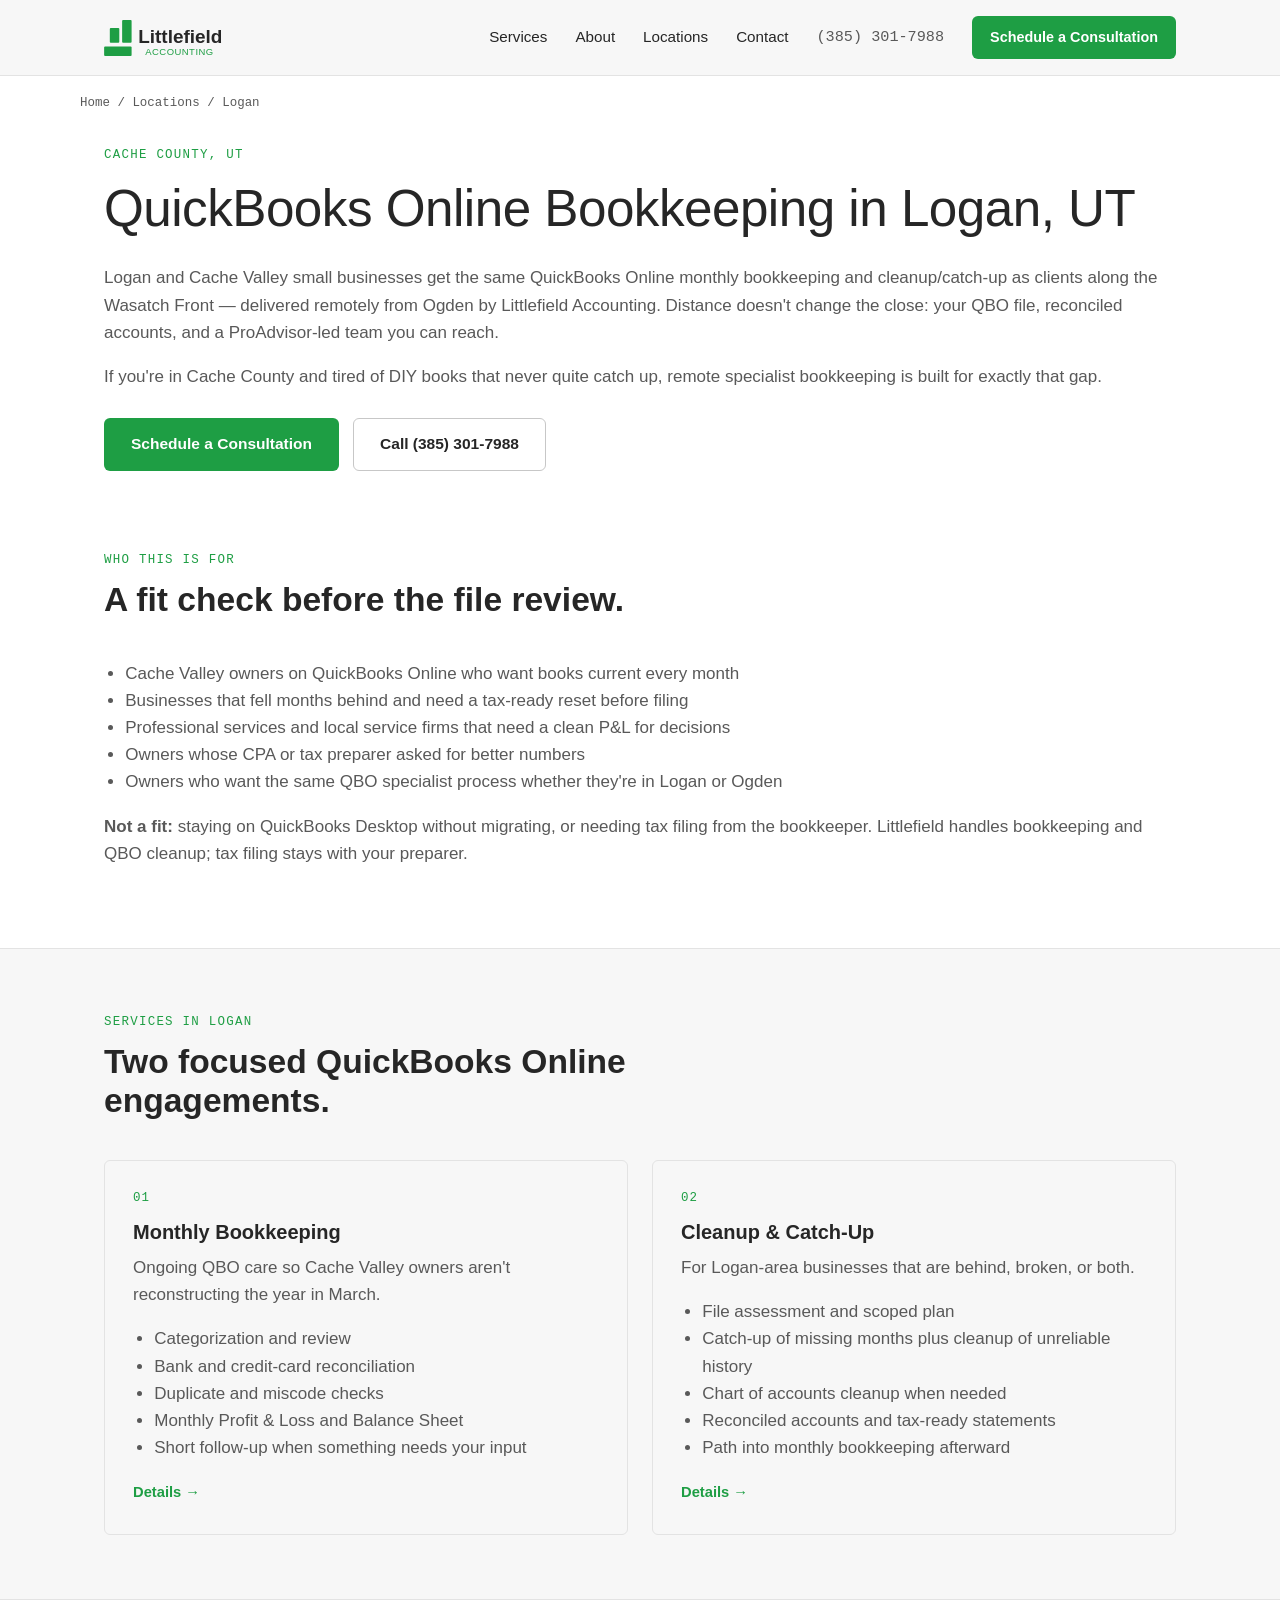
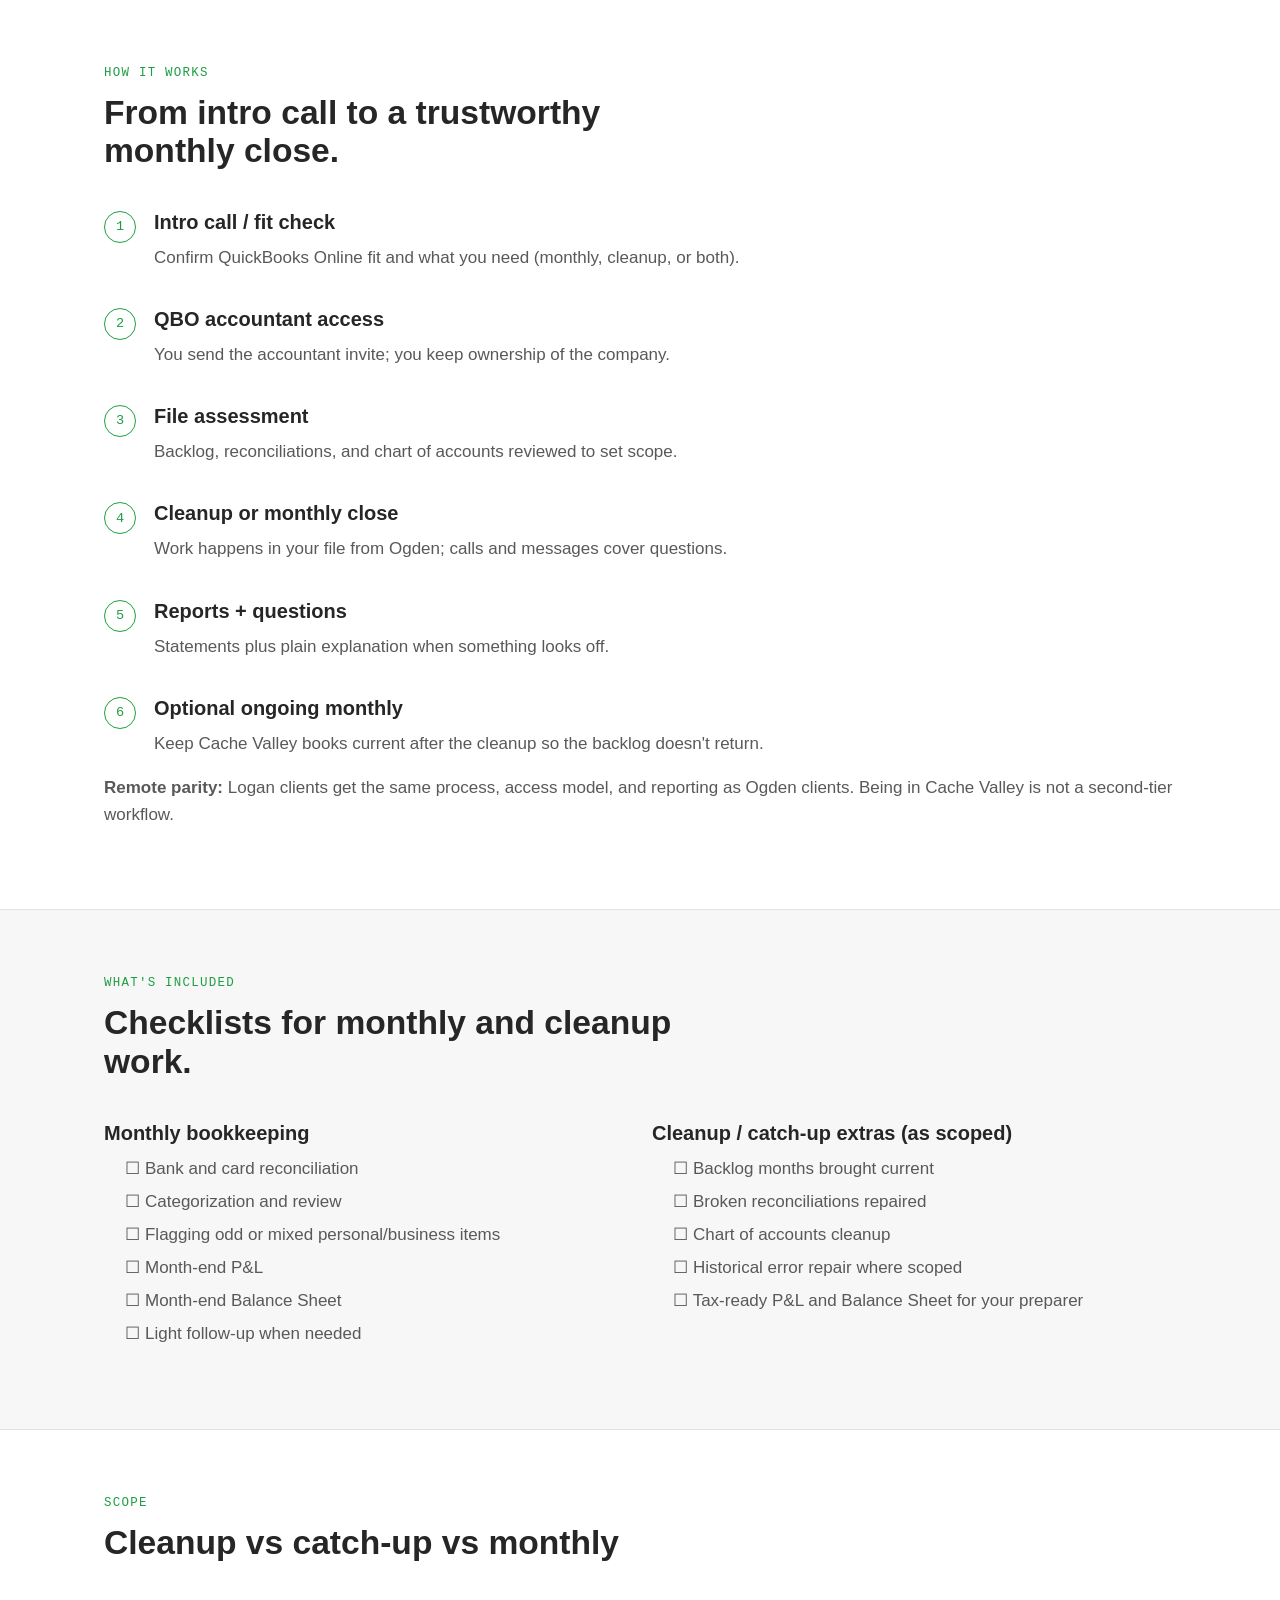
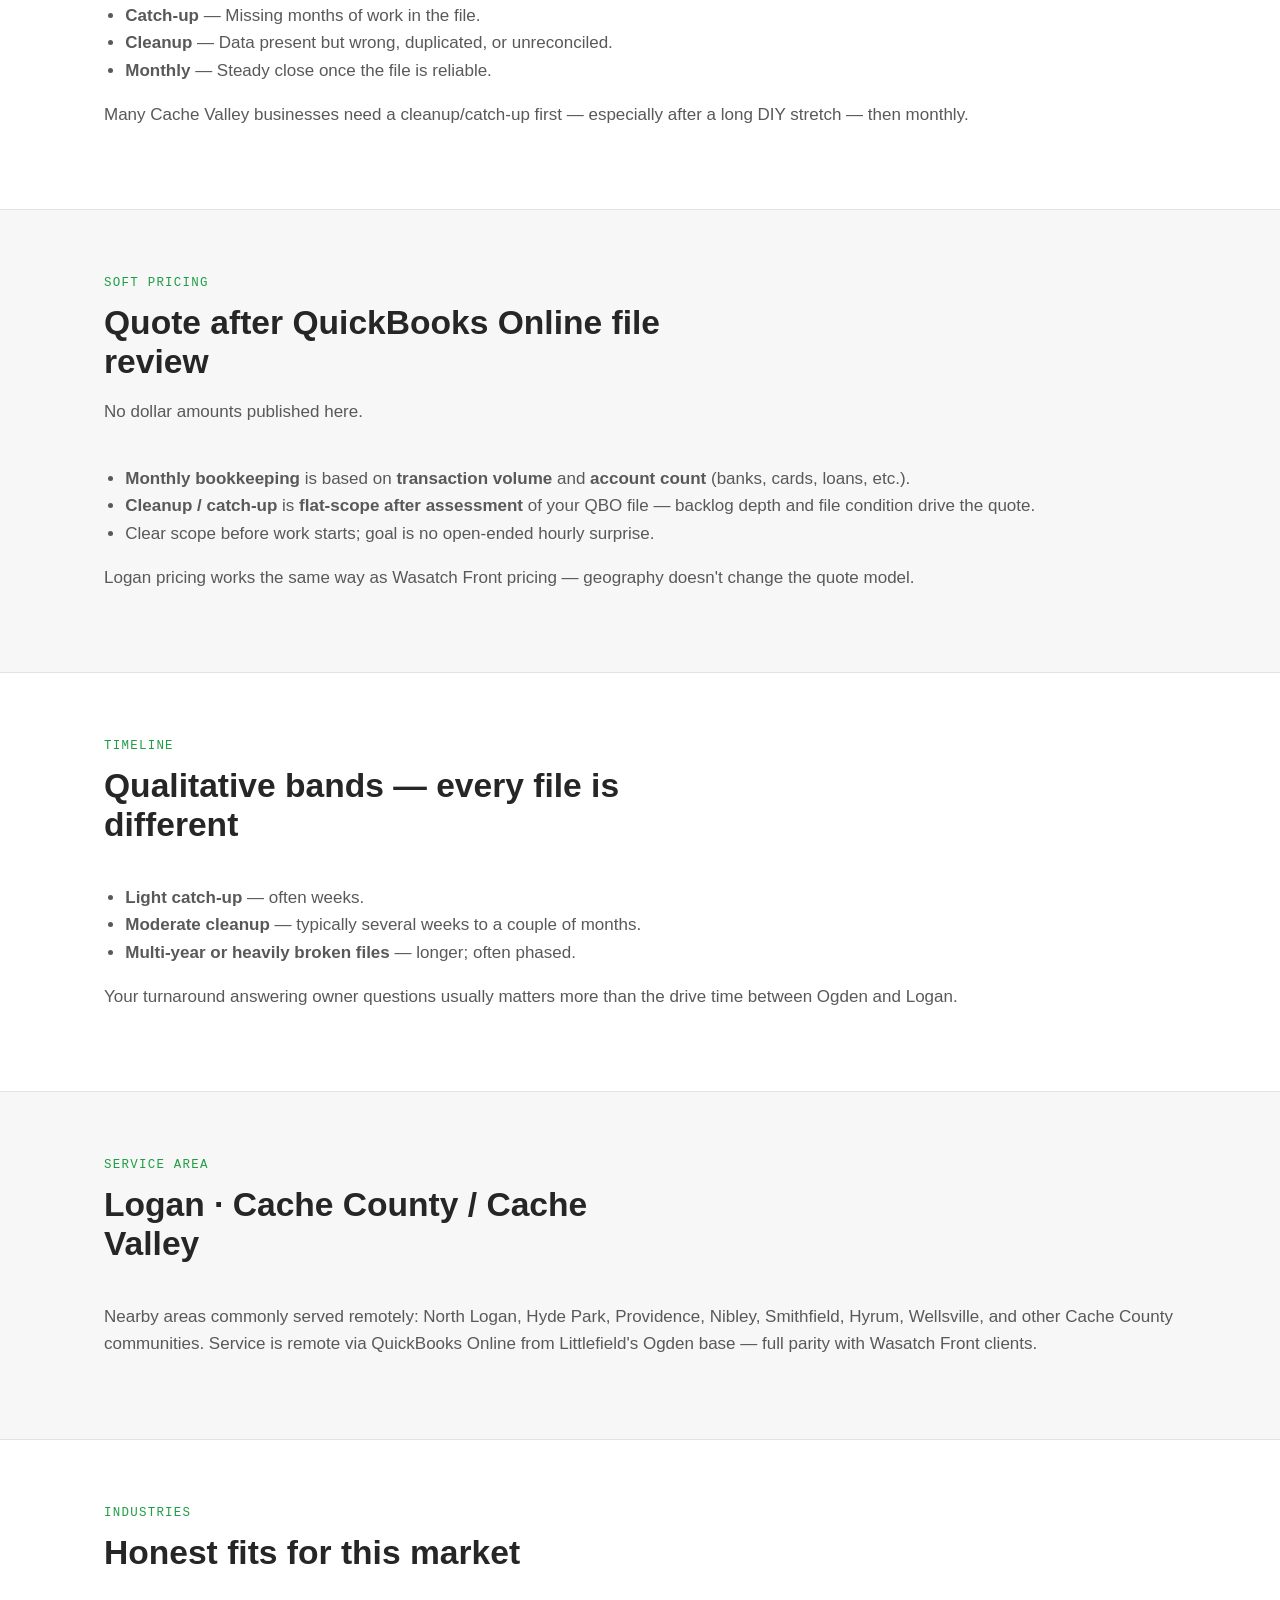
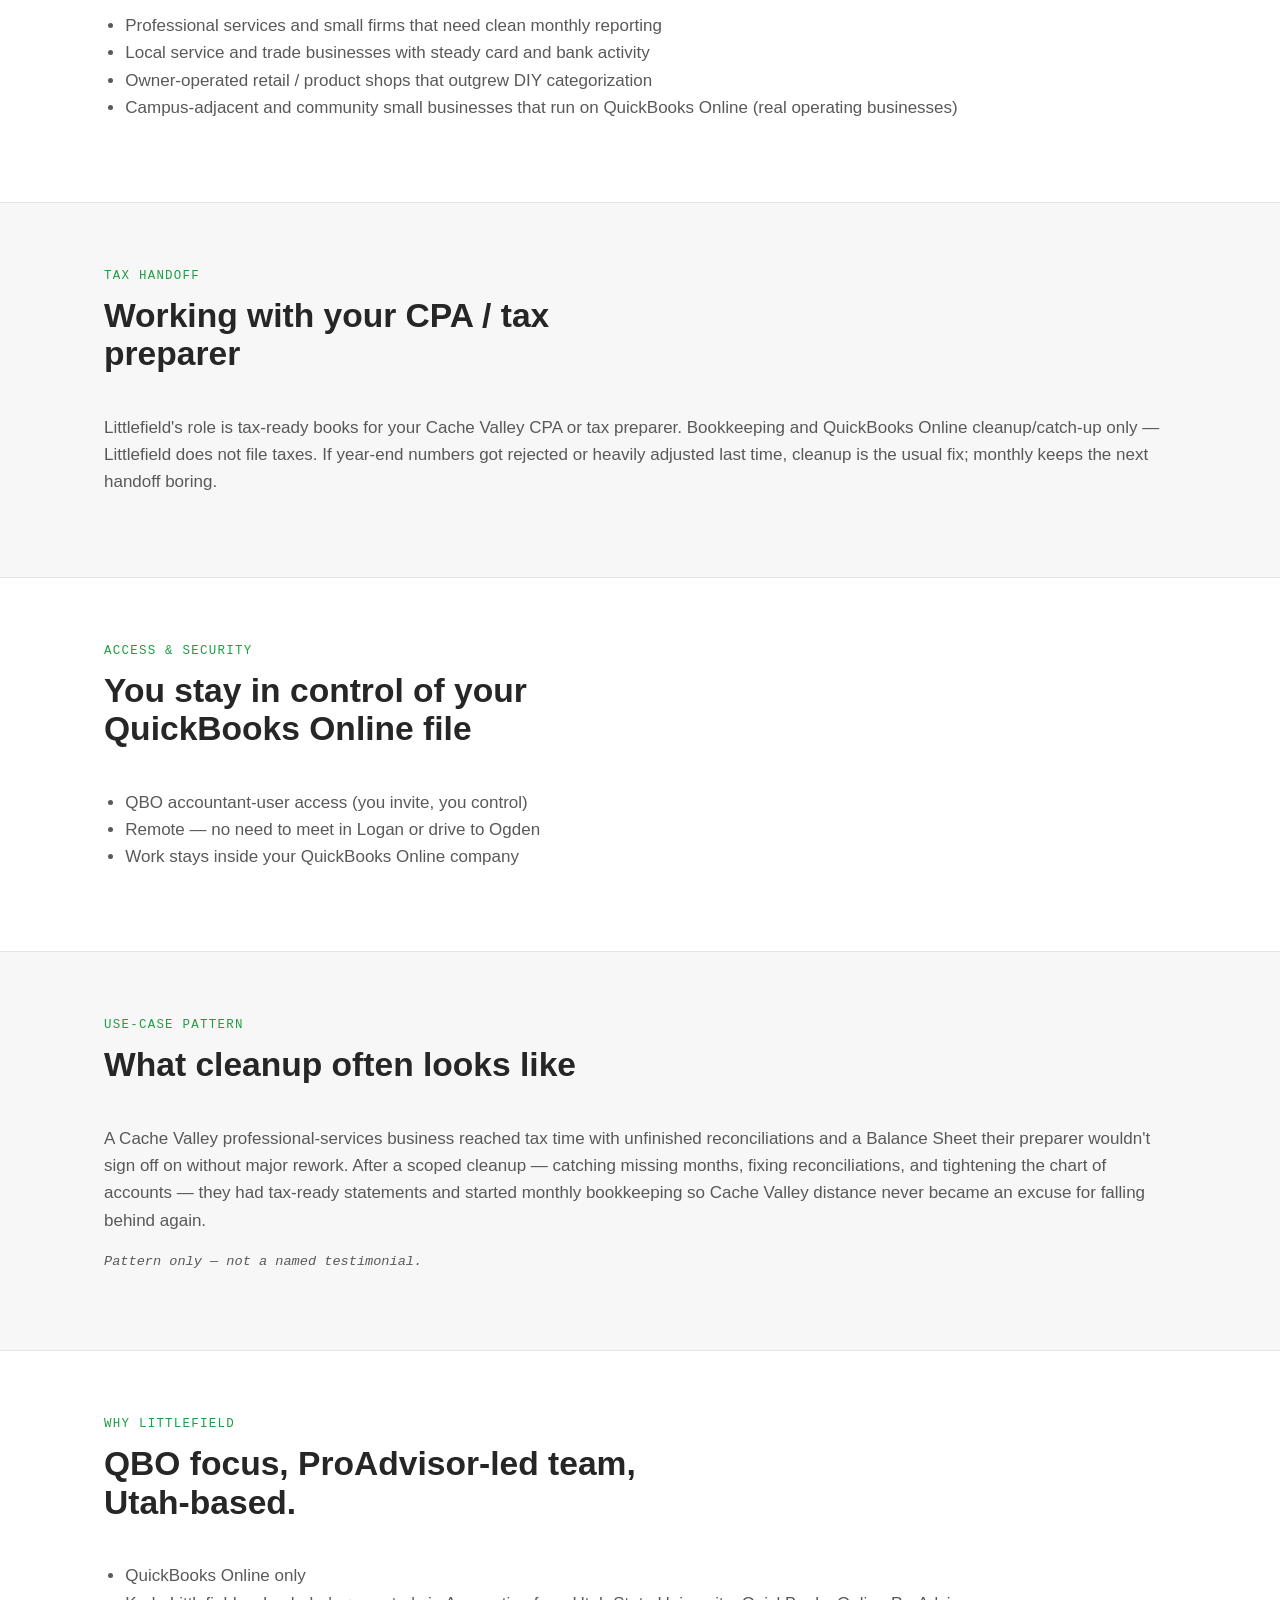
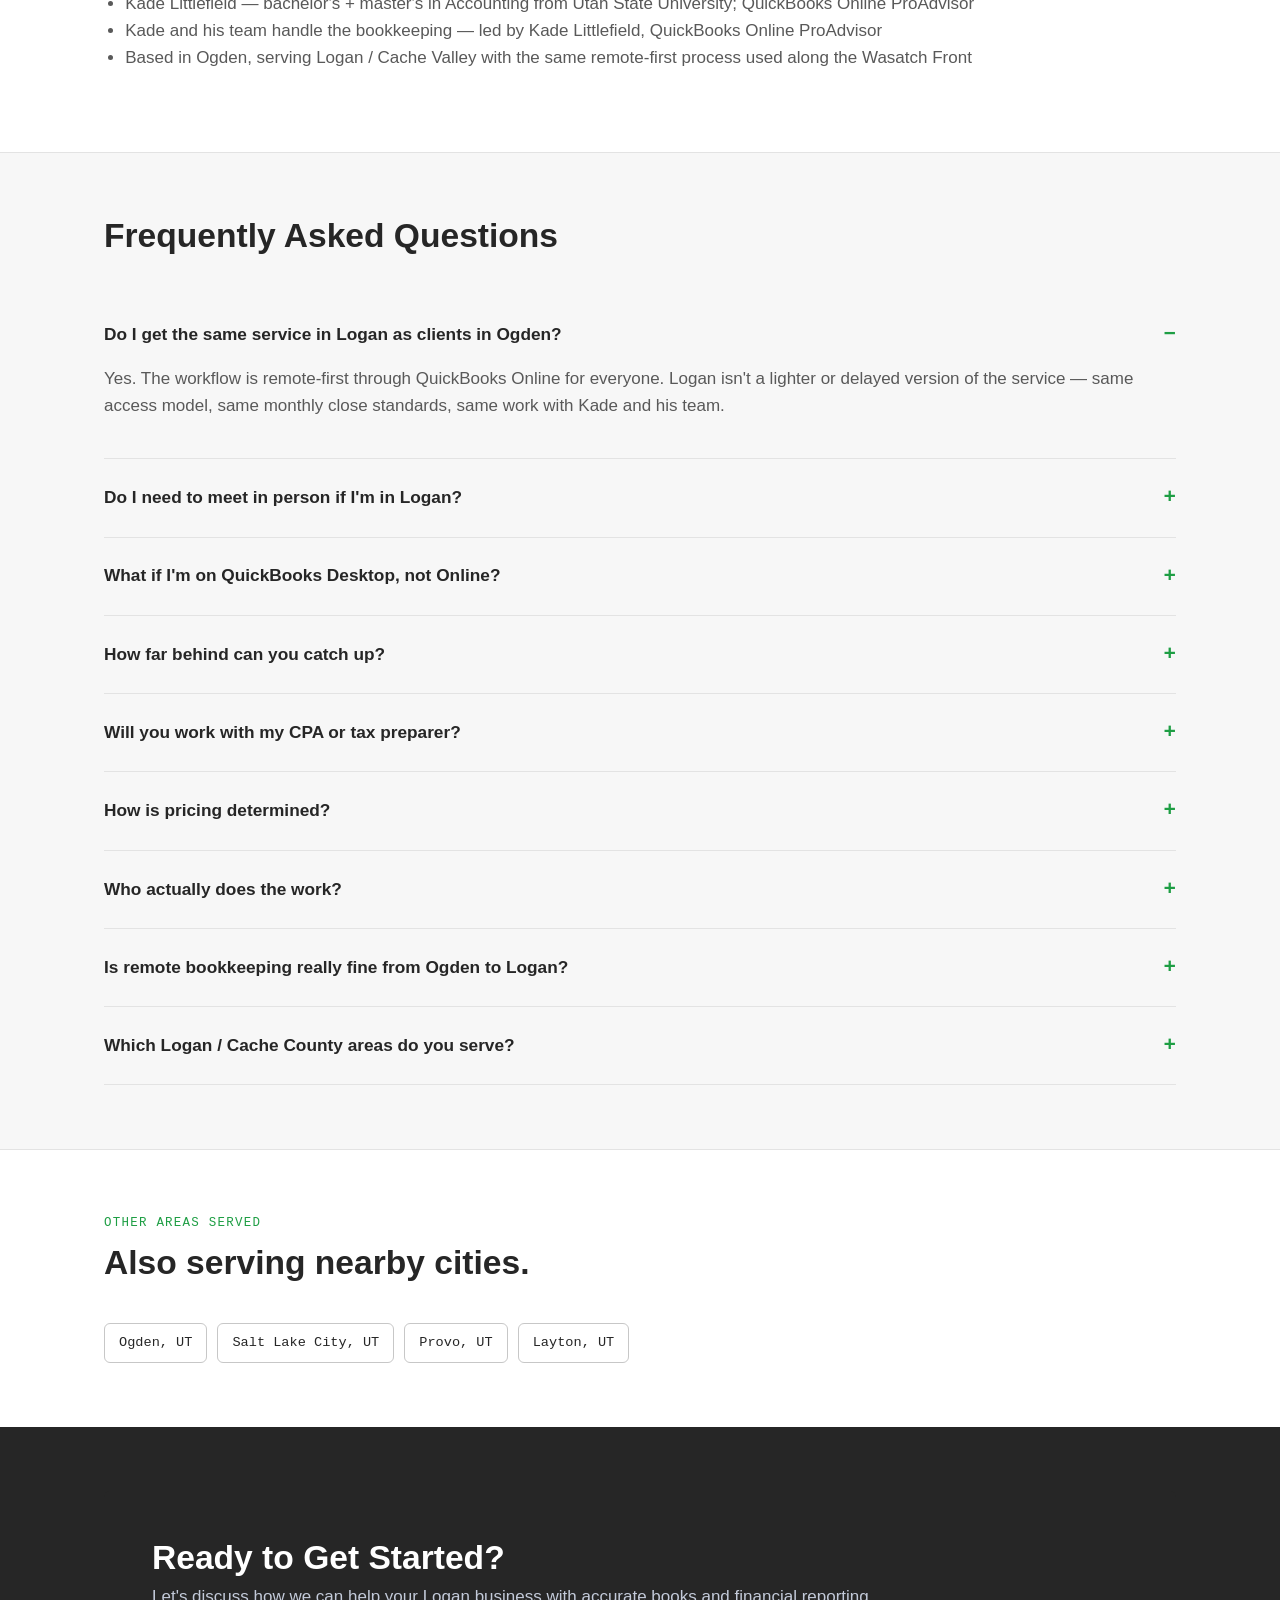
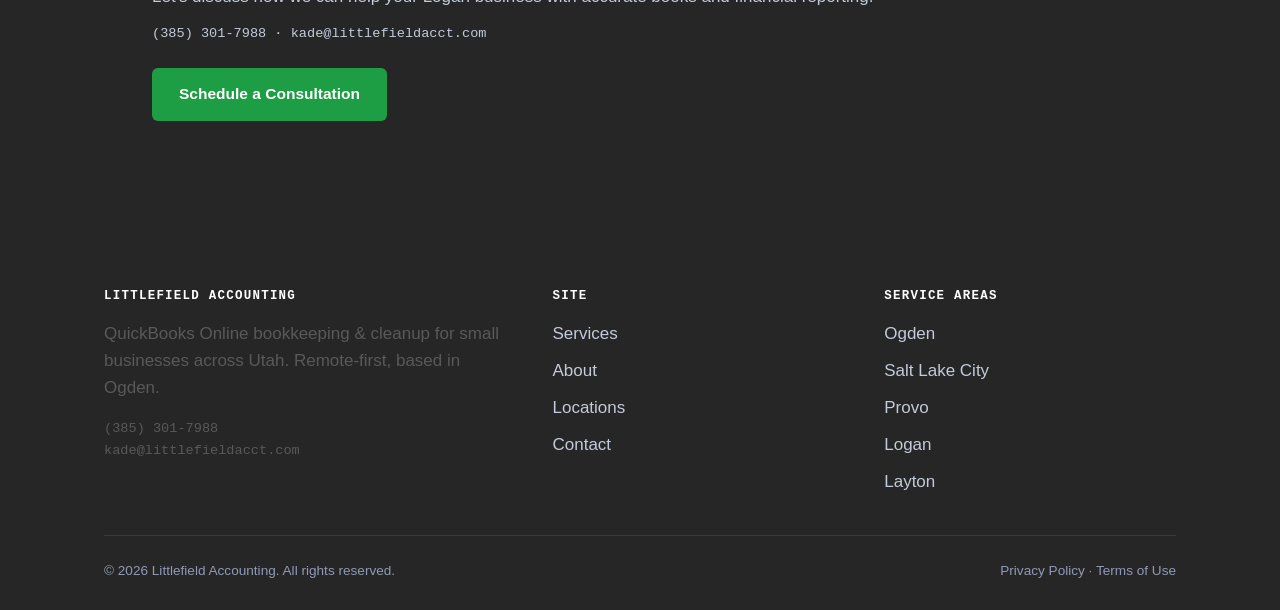
<file: bookkeeping-logan-utah.html>
<!DOCTYPE html>
<html lang="en">
<head>
<meta charset="UTF-8">
<meta name="viewport" content="width=device-width, initial-scale=1">
<title>QuickBooks Online Bookkeeping in Logan, UT | Littlefield Accounting</title>
<meta name="description" content="Monthly QBO bookkeeping and cleanup/catch-up for Cache Valley small businesses. Same remote specialist process from Ogden &mdash; ProAdvisor-led team (USU master&#39;s).">
<link rel="canonical" href="https://www.littlefieldacct.com/bookkeeping-logan-utah.html">
<meta property="og:type" content="website">
<meta property="og:title" content="QuickBooks Online Bookkeeping in Logan, UT | Littlefield Accounting">
<meta property="og:description" content="Monthly QBO bookkeeping and cleanup/catch-up for Cache Valley small businesses. Same remote specialist process from Ogden &mdash; ProAdvisor-led team (USU master&#39;s).">
<meta property="og:url" content="https://www.littlefieldacct.com/bookkeeping-logan-utah.html">
<link rel="stylesheet" href="/styles.css">
<link rel="icon" href="/images/favicon.svg" type="image/svg+xml">
<script type="application/ld+json">
{
  "@context": "https://schema.org",
  "@type": "AccountingService",
  "name": "Littlefield Accounting",
  "url": "https://www.littlefieldacct.com/bookkeeping-logan-utah.html",
  "telephone": "+1-385-301-7988",
  "address": {
    "@type": "PostalAddress",
    "addressLocality": "Ogden",
    "addressRegion": "UT",
    "addressCountry": "US"
  },
  "areaServed": {
    "@type": "City",
    "name": "Logan, UT"
  },
  "makesOffer": [
    {
      "@type": "Offer",
      "itemOffered": {
        "@type": "Service",
        "name": "Monthly QuickBooks Online Bookkeeping"
      }
    },
    {
      "@type": "Offer",
      "itemOffered": {
        "@type": "Service",
        "name": "QuickBooks Online Cleanup & Catch-Up"
      }
    }
  ]
}
</script>
<script type="application/ld+json">
{
  "@context": "https://schema.org",
  "@type": "BreadcrumbList",
  "itemListElement": [
    {
      "@type": "ListItem",
      "position": 1,
      "name": "Home",
      "item": "https://www.littlefieldacct.com/"
    },
    {
      "@type": "ListItem",
      "position": 2,
      "name": "Locations",
      "item": "https://www.littlefieldacct.com/locations.html"
    },
    {
      "@type": "ListItem",
      "position": 3,
      "name": "Logan",
      "item": "https://www.littlefieldacct.com/bookkeeping-logan-utah.html"
    }
  ]
}
</script>
<script type="application/ld+json">
{
  "@context": "https://schema.org",
  "@type": "FAQPage",
  "mainEntity": [
    {
      "@type": "Question",
      "name": "Do I get the same service in Logan as clients in Ogden?",
      "acceptedAnswer": {
        "@type": "Answer",
        "text": "Yes. The workflow is remote-first through QuickBooks Online for everyone. Logan isn't a lighter or delayed version of the service — same access model, same monthly close standards, same work with Kade and his team."
      }
    },
    {
      "@type": "Question",
      "name": "Do I need to meet in person if I'm in Logan?",
      "acceptedAnswer": {
        "@type": "Answer",
        "text": "No. QBO plus phone and email/messaging cover the work. No office visit required."
      }
    },
    {
      "@type": "Question",
      "name": "What if I'm on QuickBooks Desktop, not Online?",
      "acceptedAnswer": {
        "@type": "Answer",
        "text": "Littlefield is Online-only. Migration to QuickBooks Online is needed to work together."
      }
    },
    {
      "@type": "Question",
      "name": "How far behind can you catch up?",
      "acceptedAnswer": {
        "@type": "Answer",
        "text": "From a few months to multi-year, scoped by backlog and file condition. Heavy files may be phased."
      }
    },
    {
      "@type": "Question",
      "name": "Will you work with my CPA or tax preparer?",
      "acceptedAnswer": {
        "@type": "Answer",
        "text": "Yes — tax-ready books; they file. Littlefield doesn't replace tax filing."
      }
    },
    {
      "@type": "Question",
      "name": "How is pricing determined?",
      "acceptedAnswer": {
        "@type": "Answer",
        "text": "Soft pricing: monthly by volume and account count; cleanup flat-scoped after QBO review. Same model as elsewhere in Utah."
      }
    },
    {
      "@type": "Question",
      "name": "Who actually does the work?",
      "acceptedAnswer": {
        "@type": "Answer",
        "text": "Kade and his team. Kade Littlefield, a QuickBooks Online ProAdvisor and owner, leads the work on your file."
      }
    },
    {
      "@type": "Question",
      "name": "Is remote bookkeeping really fine from Ogden to Logan?",
      "acceptedAnswer": {
        "@type": "Answer",
        "text": "Yes. QuickBooks Online is cloud-based; reconciliation quality doesn't depend on being in the same valley. Communication is phone, email, and messaging."
      }
    },
    {
      "@type": "Question",
      "name": "Which Logan / Cache County areas do you serve?",
      "acceptedAnswer": {
        "@type": "Answer",
        "text": "Logan and Cache Valley communities including North Logan, Hyde Park, Providence, Nibley, Smithfield, and nearby towns — remotely via QBO."
      }
    }
  ]
}
</script>
</head>
<body>

<header class="site-header">
  <div class="header-inner">
    <a href="/" class="brand"><img src="/images/logo.svg" alt="Littlefield Accounting" height="36" width="149"></a>
    <button class="mobile-toggle" aria-expanded="false" aria-controls="main-nav" onclick="document.getElementById('main-nav').classList.toggle('open'); this.setAttribute('aria-expanded', this.getAttribute('aria-expanded')==='true'?'false':'true')">Menu</button>
    <nav class="main-nav" id="main-nav">
      <a href="/services.html">Services</a>
      <a href="/about.html">About</a>
      <a href="/locations.html">Locations</a>
      <a href="/contact.html">Contact</a>
      <a href="tel:+13853017988" class="nav-phone">(385) 301-7988</a>
      <a href="/contact.html" class="nav-cta">Schedule a Consultation</a>
    </nav>
  </div>
</header>

<div class="container breadcrumb"><a href="/">Home</a> / <a href="/locations.html">Locations</a> / Logan</div>

<main>
  <section style="padding-top:32px;">
    <div class="container">
      <span class="eyebrow">Cache County, UT</span>
      <h1>QuickBooks Online Bookkeeping in Logan, UT</h1>
      <p class="lead">Logan and Cache Valley small businesses get the same QuickBooks Online monthly bookkeeping and cleanup/catch-up as clients along the Wasatch Front &mdash; delivered remotely from Ogden by Littlefield Accounting. Distance doesn&#39;t change the close: your QBO file, reconciled accounts, and a ProAdvisor-led team you can reach.</p>
      <p>If you&#39;re in Cache County and tired of DIY books that never quite catch up, remote specialist bookkeeping is built for exactly that gap.</p>
      <div class="cta-row">
        <a href="/contact.html" class="btn btn-primary">Schedule a Consultation</a>
        <a href="tel:+13853017988" class="btn btn-secondary">Call (385) 301-7988</a>
      </div>
    </div>
  </section>

  <section style="padding-top:16px;">
    <div class="container">
      <div class="section-head">
        <span class="eyebrow">Who this is for</span>
        <h2>A fit check before the file review.</h2>
      </div>
        <ul style="margin:0 0 1em;padding-left:1.25em;color:var(--ink-soft);">
          <li>Cache Valley owners on QuickBooks Online who want books current every month</li>
          <li>Businesses that fell months behind and need a tax-ready reset before filing</li>
          <li>Professional services and local service firms that need a clean P&amp;L for decisions</li>
          <li>Owners whose CPA or tax preparer asked for better numbers</li>
          <li>Owners who want the same QBO specialist process whether they&#39;re in Logan or Ogden</li>
        </ul>
      <p><strong>Not a fit:</strong> staying on QuickBooks Desktop without migrating, or needing tax filing from the bookkeeper. Littlefield handles bookkeeping and QBO cleanup; tax filing stays with your preparer.</p>
    </div>
  </section>

  <section class="bg-raised">
    <div class="container">
      <div class="section-head">
        <span class="eyebrow">Services in Logan</span>
        <h2>Two focused QuickBooks Online engagements.</h2>
      </div>
      <div class="grid grid-2">
        <div class="card">
          <span class="num">01</span>
          <h3>Monthly Bookkeeping</h3>
          <p>Ongoing QBO care so Cache Valley owners aren&#39;t reconstructing the year in March.</p>
        <ul style="margin:0 0 1em;padding-left:1.25em;color:var(--ink-soft);">
          <li>Categorization and review</li>
          <li>Bank and credit-card reconciliation</li>
          <li>Duplicate and miscode checks</li>
          <li>Monthly Profit &amp; Loss and Balance Sheet</li>
          <li>Short follow-up when something needs your input</li>
        </ul>
          <a href="/monthly-bookkeeping-quickbooks-online.html" class="card-link">Details &rarr;</a>
        </div>
        <div class="card">
          <span class="num">02</span>
          <h3>Cleanup &amp; Catch-Up</h3>
          <p>For Logan-area businesses that are behind, broken, or both.</p>
        <ul style="margin:0 0 1em;padding-left:1.25em;color:var(--ink-soft);">
          <li>File assessment and scoped plan</li>
          <li>Catch-up of missing months plus cleanup of unreliable history</li>
          <li>Chart of accounts cleanup when needed</li>
          <li>Reconciled accounts and tax-ready statements</li>
          <li>Path into monthly bookkeeping afterward</li>
        </ul>
          <a href="/quickbooks-cleanup-catchup.html" class="card-link">Details &rarr;</a>
        </div>
      </div>
    </div>
  </section>

  <section>
    <div class="container">
      <div class="section-head">
        <span class="eyebrow">How it works</span>
        <h2>From intro call to a trustworthy monthly close.</h2>
      </div>
      <div class="steps">
        <div class="step">
          <span class="step-num">1</span>
          <div><h3>Intro call / fit check</h3><p>Confirm QuickBooks Online fit and what you need (monthly, cleanup, or both).</p></div>
        </div>
        <div class="step">
          <span class="step-num">2</span>
          <div><h3>QBO accountant access</h3><p>You send the accountant invite; you keep ownership of the company.</p></div>
        </div>
        <div class="step">
          <span class="step-num">3</span>
          <div><h3>File assessment</h3><p>Backlog, reconciliations, and chart of accounts reviewed to set scope.</p></div>
        </div>
        <div class="step">
          <span class="step-num">4</span>
          <div><h3>Cleanup or monthly close</h3><p>Work happens in your file from Ogden; calls and messages cover questions.</p></div>
        </div>
        <div class="step">
          <span class="step-num">5</span>
          <div><h3>Reports + questions</h3><p>Statements plus plain explanation when something looks off.</p></div>
        </div>
        <div class="step">
          <span class="step-num">6</span>
          <div><h3>Optional ongoing monthly</h3><p>Keep Cache Valley books current after the cleanup so the backlog doesn&#39;t return.</p></div>
        </div>
      </div>
        <p><strong>Remote parity:</strong> Logan clients get the same process, access model, and reporting as Ogden clients. Being in Cache Valley is not a second-tier workflow.</p>
    </div>
  </section>

  <section class="bg-raised">
    <div class="container">
      <div class="section-head">
        <span class="eyebrow">What's included</span>
        <h2>Checklists for monthly and cleanup work.</h2>
      </div>
      <div class="grid grid-2">
        <div>
          <h3>Monthly bookkeeping</h3>
        <ul style="margin:0 0 1em;padding-left:1.25em;color:var(--ink-soft);list-style:none;">
          <li style="margin-bottom:6px;">&#9744; Bank and card reconciliation</li>
          <li style="margin-bottom:6px;">&#9744; Categorization and review</li>
          <li style="margin-bottom:6px;">&#9744; Flagging odd or mixed personal/business items</li>
          <li style="margin-bottom:6px;">&#9744; Month-end P&amp;L</li>
          <li style="margin-bottom:6px;">&#9744; Month-end Balance Sheet</li>
          <li style="margin-bottom:6px;">&#9744; Light follow-up when needed</li>
        </ul>
        </div>
        <div>
          <h3>Cleanup / catch-up extras (as scoped)</h3>
        <ul style="margin:0 0 1em;padding-left:1.25em;color:var(--ink-soft);list-style:none;">
          <li style="margin-bottom:6px;">&#9744; Backlog months brought current</li>
          <li style="margin-bottom:6px;">&#9744; Broken reconciliations repaired</li>
          <li style="margin-bottom:6px;">&#9744; Chart of accounts cleanup</li>
          <li style="margin-bottom:6px;">&#9744; Historical error repair where scoped</li>
          <li style="margin-bottom:6px;">&#9744; Tax-ready P&amp;L and Balance Sheet for your preparer</li>
        </ul>
        </div>
      </div>
    </div>
  </section>

  <section>
    <div class="container">
      <div class="section-head">
        <span class="eyebrow">Scope</span>
        <h2>Cleanup vs catch-up vs monthly</h2>
      </div>
      <ul style="margin:0 0 1em;padding-left:1.25em;color:var(--ink-soft);">
          <li><strong>Catch-up</strong> — Missing months of work in the file.</li>
          <li><strong>Cleanup</strong> — Data present but wrong, duplicated, or unreconciled.</li>
          <li><strong>Monthly</strong> — Steady close once the file is reliable.</li>
        </ul>
        <p>Many Cache Valley businesses need a cleanup/catch-up first — especially after a long DIY stretch — then monthly.</p>
    </div>
  </section>

  <section class="bg-raised">
    <div class="container">
      <div class="section-head">
        <span class="eyebrow">Soft pricing</span>
        <h2>Quote after QuickBooks Online file review</h2>
        <p>No dollar amounts published here.</p>
      </div>
      <ul style="margin:0 0 1em;padding-left:1.25em;color:var(--ink-soft);">
        <li><strong>Monthly bookkeeping</strong> is based on <strong>transaction volume</strong> and <strong>account count</strong> (banks, cards, loans, etc.).</li>
        <li><strong>Cleanup / catch-up</strong> is <strong>flat-scope after assessment</strong> of your QBO file — backlog depth and file condition drive the quote.</li>
        <li>Clear scope before work starts; goal is no open-ended hourly surprise.</li>
      </ul>
      <p>Logan pricing works the same way as Wasatch Front pricing &mdash; geography doesn&#39;t change the quote model.</p>
    </div>
  </section>

  <section>
    <div class="container">
      <div class="section-head">
        <span class="eyebrow">Timeline</span>
        <h2>Qualitative bands — every file is different</h2>
      </div>
      <ul style="margin:0 0 1em;padding-left:1.25em;color:var(--ink-soft);">
          <li><strong>Light catch-up</strong> — often weeks.</li>
          <li><strong>Moderate cleanup</strong> — typically several weeks to a couple of months.</li>
          <li><strong>Multi-year or heavily broken files</strong> — longer; often phased.</li>
      </ul>
      <p>Your turnaround answering owner questions usually matters more than the drive time between Ogden and Logan.</p>
    </div>
  </section>

  <section class="bg-raised">
    <div class="container">
      <div class="section-head">
        <span class="eyebrow">Service area</span>
        <h2>Logan · Cache County / Cache Valley</h2>
      </div>
      <p>Nearby areas commonly served remotely: North Logan, Hyde Park, Providence, Nibley, Smithfield, Hyrum, Wellsville, and other Cache County communities. Service is remote via QuickBooks Online from Littlefield&#39;s Ogden base &mdash; full parity with Wasatch Front clients.</p>
    </div>
  </section>

  <section>
    <div class="container">
      <div class="section-head">
        <span class="eyebrow">Industries</span>
        <h2>Honest fits for this market</h2>
      </div>
        <ul style="margin:0 0 1em;padding-left:1.25em;color:var(--ink-soft);">
          <li>Professional services and small firms that need clean monthly reporting</li>
          <li>Local service and trade businesses with steady card and bank activity</li>
          <li>Owner-operated retail / product shops that outgrew DIY categorization</li>
          <li>Campus-adjacent and community small businesses that run on QuickBooks Online (real operating businesses)</li>
        </ul>
    </div>
  </section>

  <section class="bg-raised">
    <div class="container">
      <div class="section-head">
        <span class="eyebrow">Tax handoff</span>
        <h2>Working with your CPA / tax preparer</h2>
      </div>
      <p>Littlefield&#39;s role is tax-ready books for your Cache Valley CPA or tax preparer. Bookkeeping and QuickBooks Online cleanup/catch-up only &mdash; Littlefield does not file taxes. If year-end numbers got rejected or heavily adjusted last time, cleanup is the usual fix; monthly keeps the next handoff boring.</p>
    </div>
  </section>

  <section>
    <div class="container">
      <div class="section-head">
        <span class="eyebrow">Access &amp; security</span>
        <h2>You stay in control of your QuickBooks Online file</h2>
      </div>
        <ul style="margin:0 0 1em;padding-left:1.25em;color:var(--ink-soft);">
          <li>QBO accountant-user access (you invite, you control)</li>
          <li>Remote &mdash; no need to meet in Logan or drive to Ogden</li>
          <li>Work stays inside your QuickBooks Online company</li>
        </ul>
    </div>
  </section>

  <section class="bg-raised">
    <div class="container">
      <div class="section-head">
        <span class="eyebrow">Use-case pattern</span>
        <h2>What cleanup often looks like</h2>
      </div>
      <p>A Cache Valley professional-services business reached tax time with unfinished reconciliations and a Balance Sheet their preparer wouldn&#39;t sign off on without major rework. After a scoped cleanup &mdash; catching missing months, fixing reconciliations, and tightening the chart of accounts &mdash; they had tax-ready statements and started monthly bookkeeping so Cache Valley distance never became an excuse for falling behind again.</p>
      <p class="mono small"><em>Pattern only — not a named testimonial.</em></p>
    </div>
  </section>

  <section>
    <div class="container">
      <div class="section-head">
        <span class="eyebrow">Why Littlefield</span>
        <h2>QBO focus, ProAdvisor-led team, Utah-based.</h2>
      </div>
              <ul style="margin:0 0 1em;padding-left:1.25em;color:var(--ink-soft);">
          <li>QuickBooks Online only</li>
          <li>Kade Littlefield &mdash; bachelor&#39;s + master&#39;s in Accounting from Utah State University; QuickBooks Online ProAdvisor</li>
          <li>Kade and his team handle the bookkeeping &mdash; led by Kade Littlefield, QuickBooks Online ProAdvisor</li>
          <li>Based in Ogden, serving Logan / Cache Valley with the same remote-first process used along the Wasatch Front</li>
        </ul>
    </div>
  </section>

  <section class="bg-raised">
    <div class="container">
      <div class="section-head"><h2>Frequently Asked Questions</h2></div>
      <details class="faq-item" open>
        <summary>Do I get the same service in Logan as clients in Ogden?</summary>
        <p>Yes. The workflow is remote-first through QuickBooks Online for everyone. Logan isn&#39;t a lighter or delayed version of the service &mdash; same access model, same monthly close standards, same work with Kade and his team.</p>
      </details>
      <details class="faq-item">
        <summary>Do I need to meet in person if I&#39;m in Logan?</summary>
        <p>No. QBO plus phone and email/messaging cover the work. No office visit required.</p>
      </details>
      <details class="faq-item">
        <summary>What if I&#39;m on QuickBooks Desktop, not Online?</summary>
        <p>Littlefield is Online-only. Migration to QuickBooks Online is needed to work together.</p>
      </details>
      <details class="faq-item">
        <summary>How far behind can you catch up?</summary>
        <p>From a few months to multi-year, scoped by backlog and file condition. Heavy files may be phased.</p>
      </details>
      <details class="faq-item">
        <summary>Will you work with my CPA or tax preparer?</summary>
        <p>Yes &mdash; tax-ready books; they file. Littlefield doesn&#39;t replace tax filing.</p>
      </details>
      <details class="faq-item">
        <summary>How is pricing determined?</summary>
        <p>Soft pricing: monthly by volume and account count; cleanup flat-scoped after QBO review. Same model as elsewhere in Utah.</p>
      </details>
      <details class="faq-item">
        <summary>Who actually does the work?</summary>
        <p>Kade and his team. Kade Littlefield, a QuickBooks Online ProAdvisor and owner, leads the work on your file.</p>
      </details>
      <details class="faq-item">
        <summary>Is remote bookkeeping really fine from Ogden to Logan?</summary>
        <p>Yes. QuickBooks Online is cloud-based; reconciliation quality doesn&#39;t depend on being in the same valley. Communication is phone, email, and messaging.</p>
      </details>
      <details class="faq-item">
        <summary>Which Logan / Cache County areas do you serve?</summary>
        <p>Logan and Cache Valley communities including North Logan, Hyde Park, Providence, Nibley, Smithfield, and nearby towns &mdash; remotely via QBO.</p>
      </details>
    </div>
  </section>

  <section>
    <div class="container">
      <div class="section-head"><span class="eyebrow">Other areas served</span><h2>Also serving nearby cities.</h2></div>
      <div class="city-strip">
        <a href="/bookkeeping-ogden-utah.html" class="city-chip">Ogden, UT</a>
        <a href="/bookkeeping-salt-lake-city-utah.html" class="city-chip">Salt Lake City, UT</a>
        <a href="/bookkeeping-provo-utah.html" class="city-chip">Provo, UT</a>
        <a href="/bookkeeping-layton-utah.html" class="city-chip">Layton, UT</a>
      </div>
    </div>
  </section>

  <section class="bg-ink">
    <div class="container">
      <div class="cta-band">
        <div>
          <h2>Ready to Get Started?</h2>
          <p>Let&#39;s discuss how we can help your Logan business with accurate books and financial reporting.</p>
          <p class="mono small" style="margin-top:12px;">(385) 301-7988 &middot; kade@littlefieldacct.com</p>
        </div>
        <a href="/contact.html" class="btn btn-primary">Schedule a Consultation</a>
      </div>
    </div>
  </section>
</main>

<footer class="site-footer">
  <div class="container">
    <div class="footer-grid">
      <div>
        <h4>Littlefield Accounting</h4>
        <p>QuickBooks Online bookkeeping &amp; cleanup for small businesses across Utah. Remote-first, based in Ogden.</p>
        <p class="mono small">(385) 301-7988<br>kade@littlefieldacct.com</p>
      </div>
      <div>
        <h4>Site</h4>
        <div class="footer-links">
          <a href="/services.html">Services</a>
          <a href="/about.html">About</a>
          <a href="/locations.html">Locations</a>
          <a href="/contact.html">Contact</a>
        </div>
      </div>
      <div>
        <h4>Service Areas</h4>
        <div class="footer-links">
          <a href="/bookkeeping-ogden-utah.html">Ogden</a>
          <a href="/bookkeeping-salt-lake-city-utah.html">Salt Lake City</a>
          <a href="/bookkeeping-provo-utah.html">Provo</a>
          <a href="/bookkeeping-logan-utah.html">Logan</a>
          <a href="/bookkeeping-layton-utah.html">Layton</a>
        </div>
      </div>
    </div>
    <div class="footer-bottom">
      <span>&copy; 2026 Littlefield Accounting. All rights reserved.</span>
      <span><a href="/privacy-policy.html">Privacy Policy</a> &middot; <a href="/terms-of-service.html">Terms of Use</a></span>
    </div>
  </div>
</footer>

<div class="mobile-call-bar"><a href="tel:+13853017988">Call (385) 301-7988</a></div>

</body>
</html>
</file>
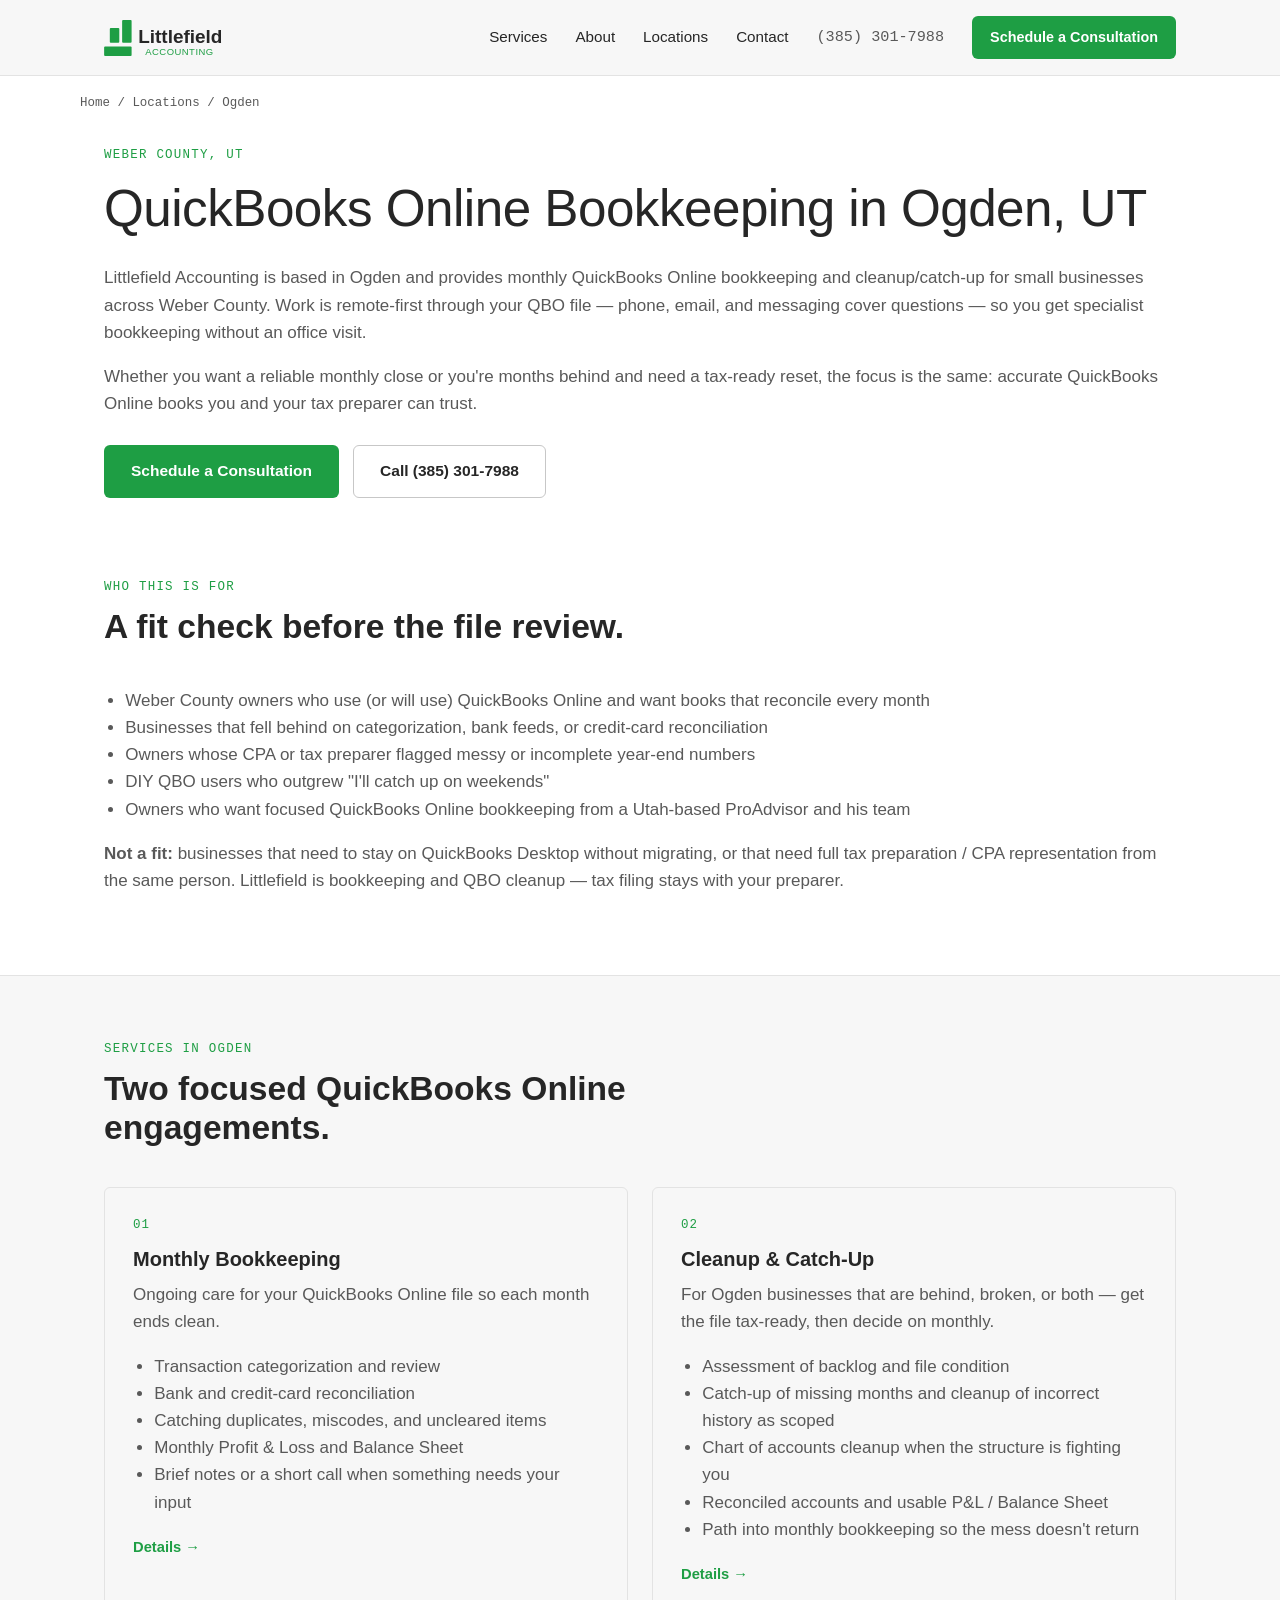
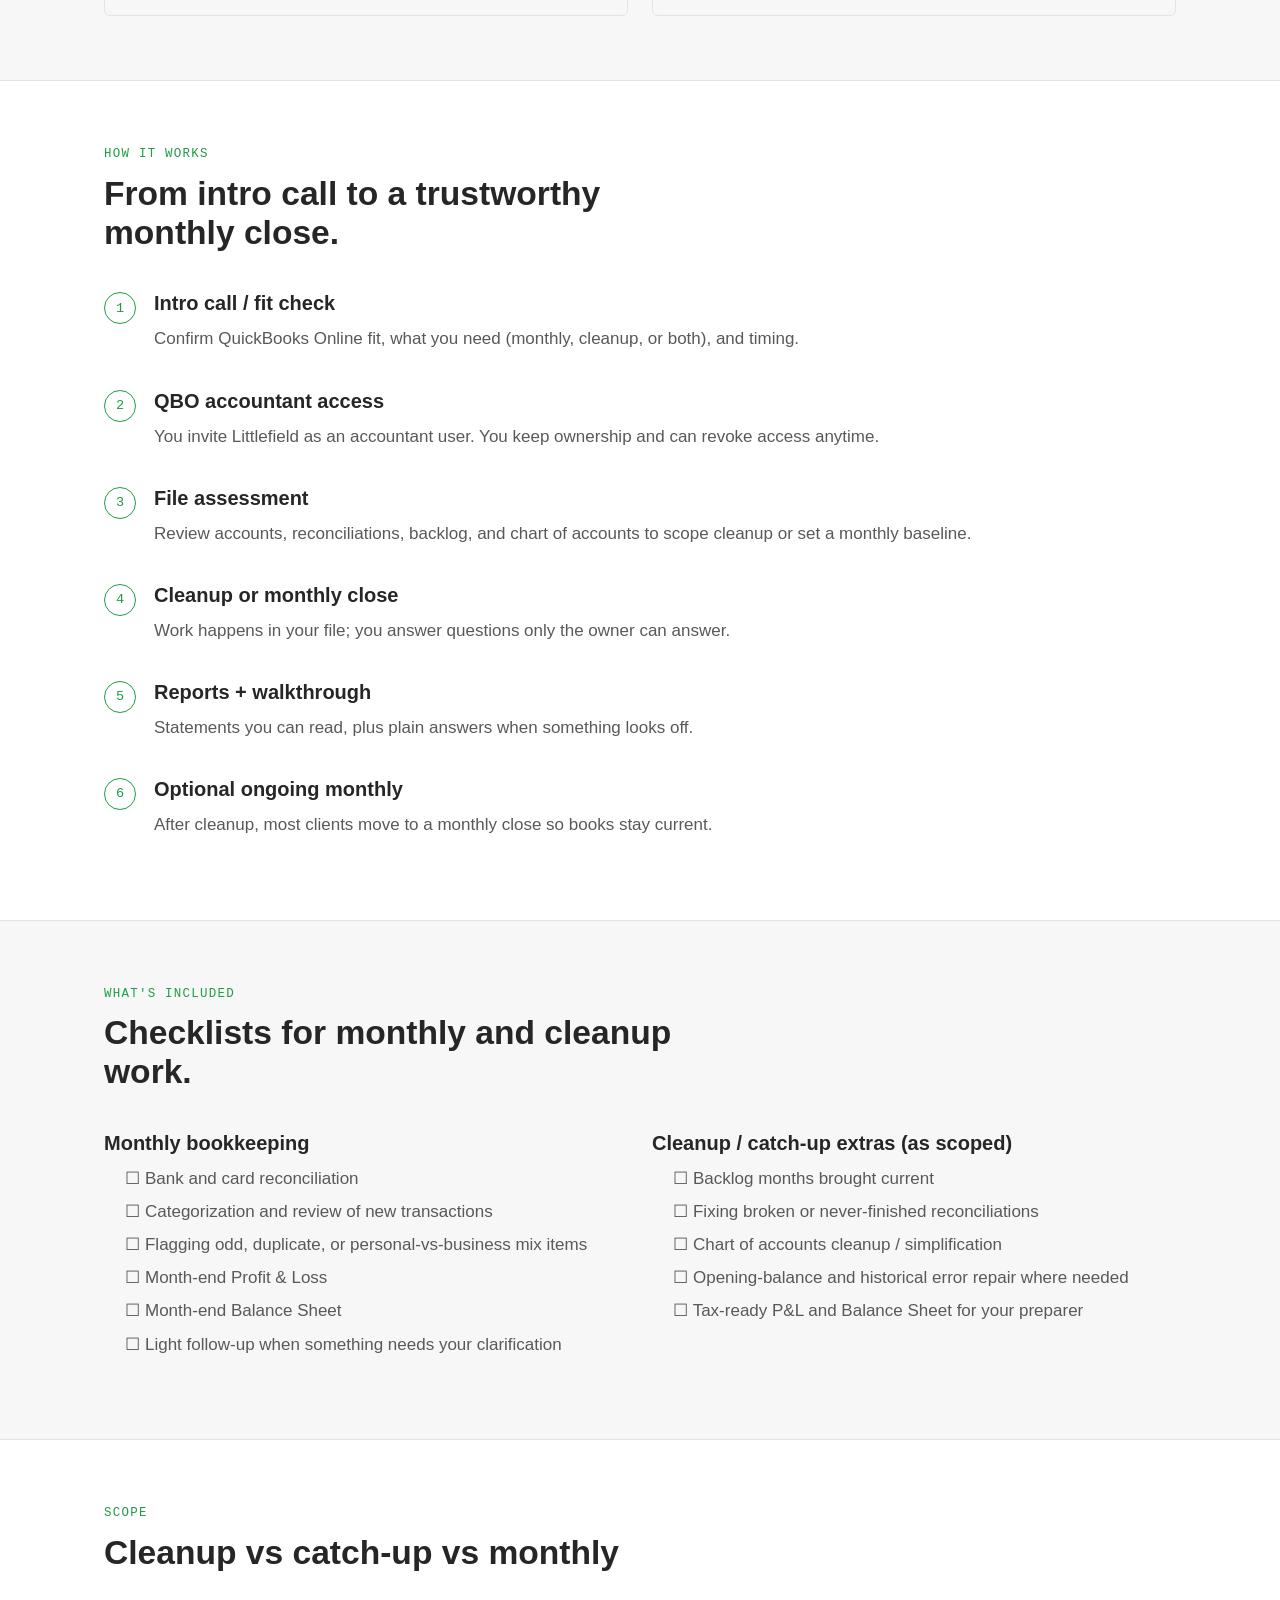
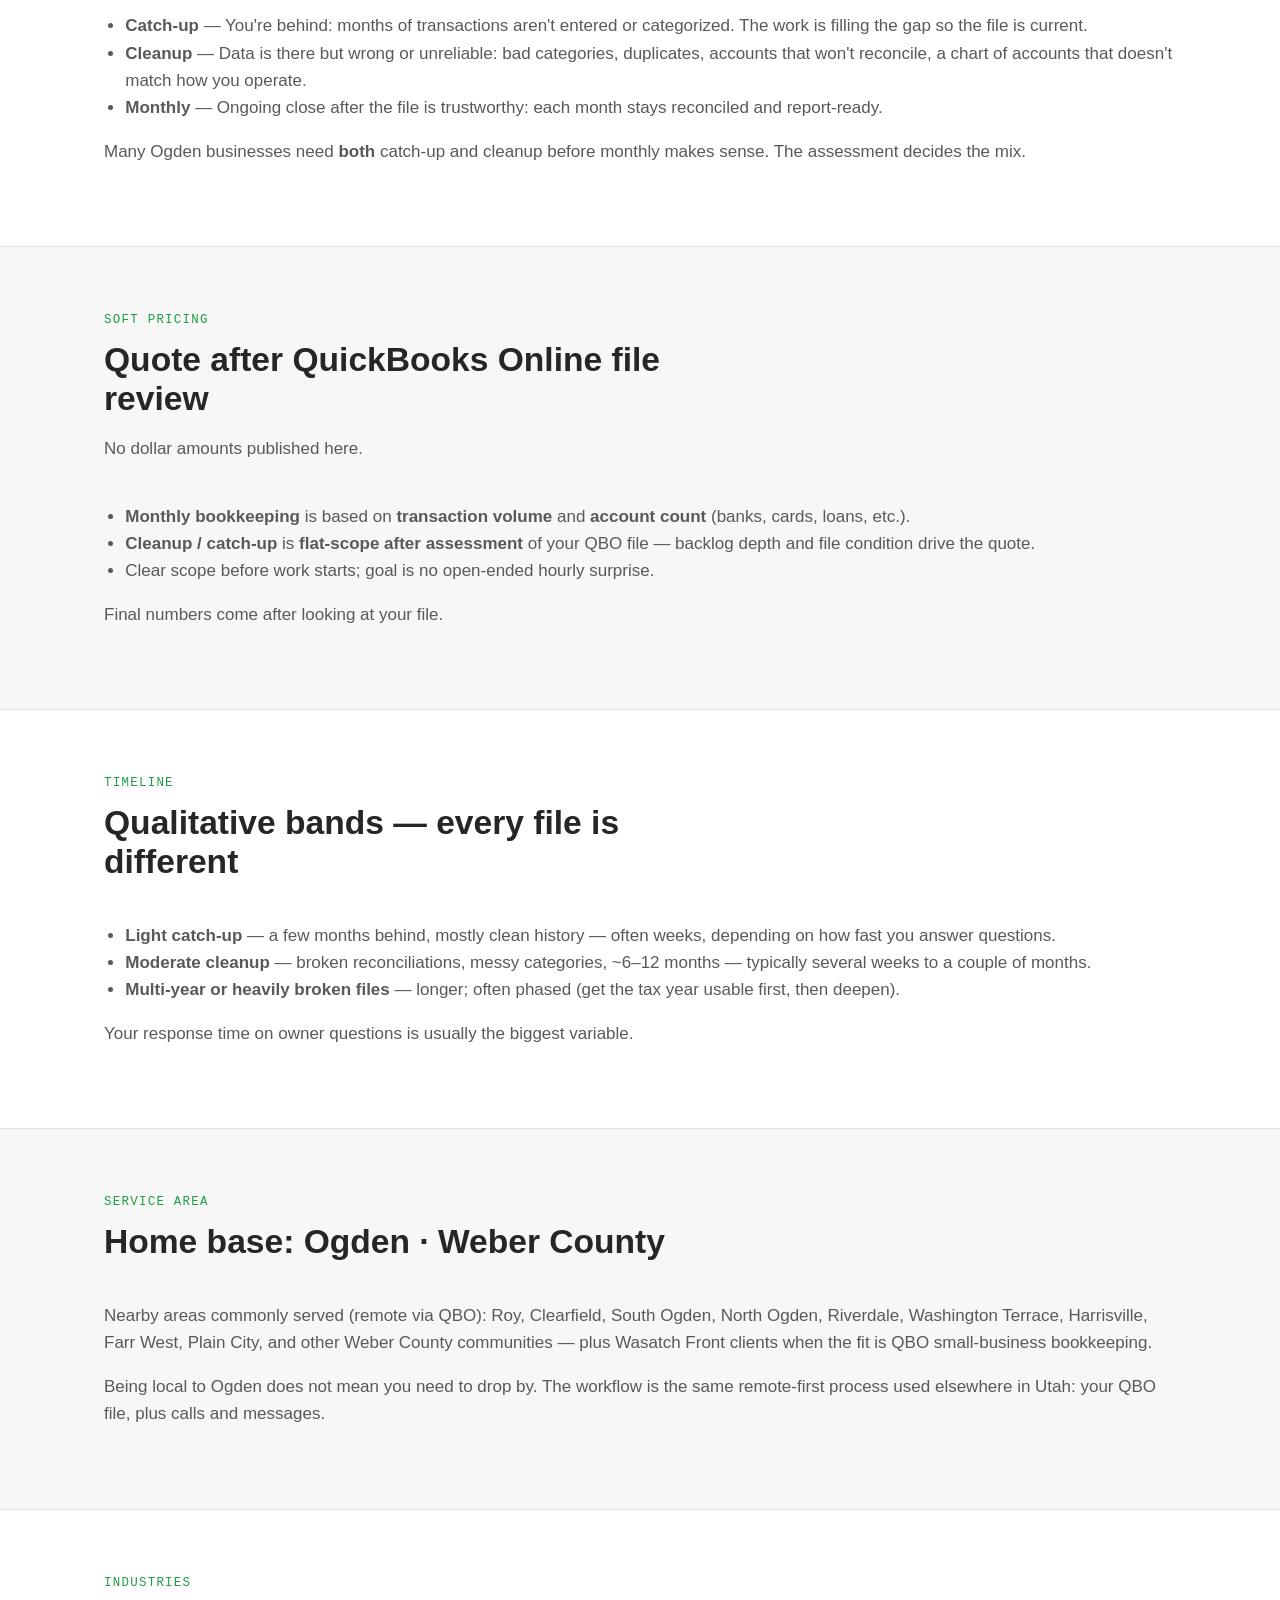
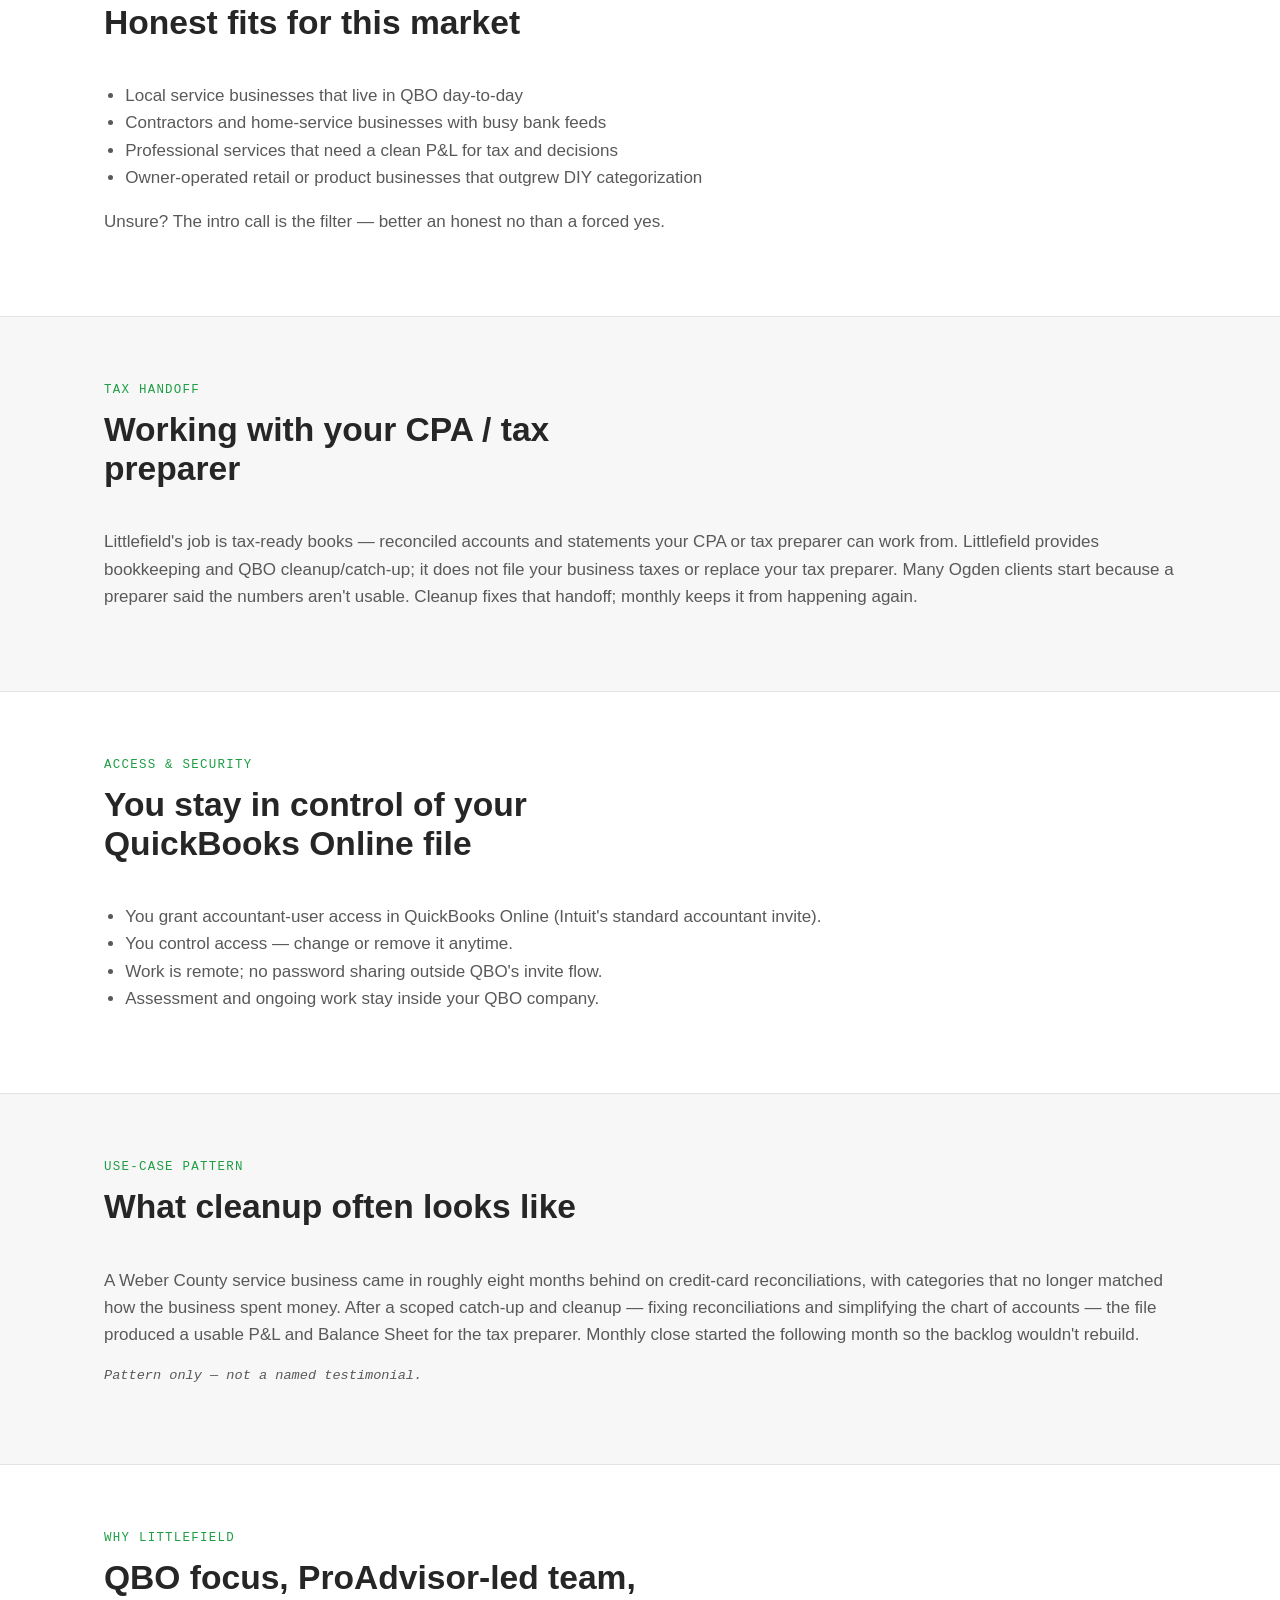
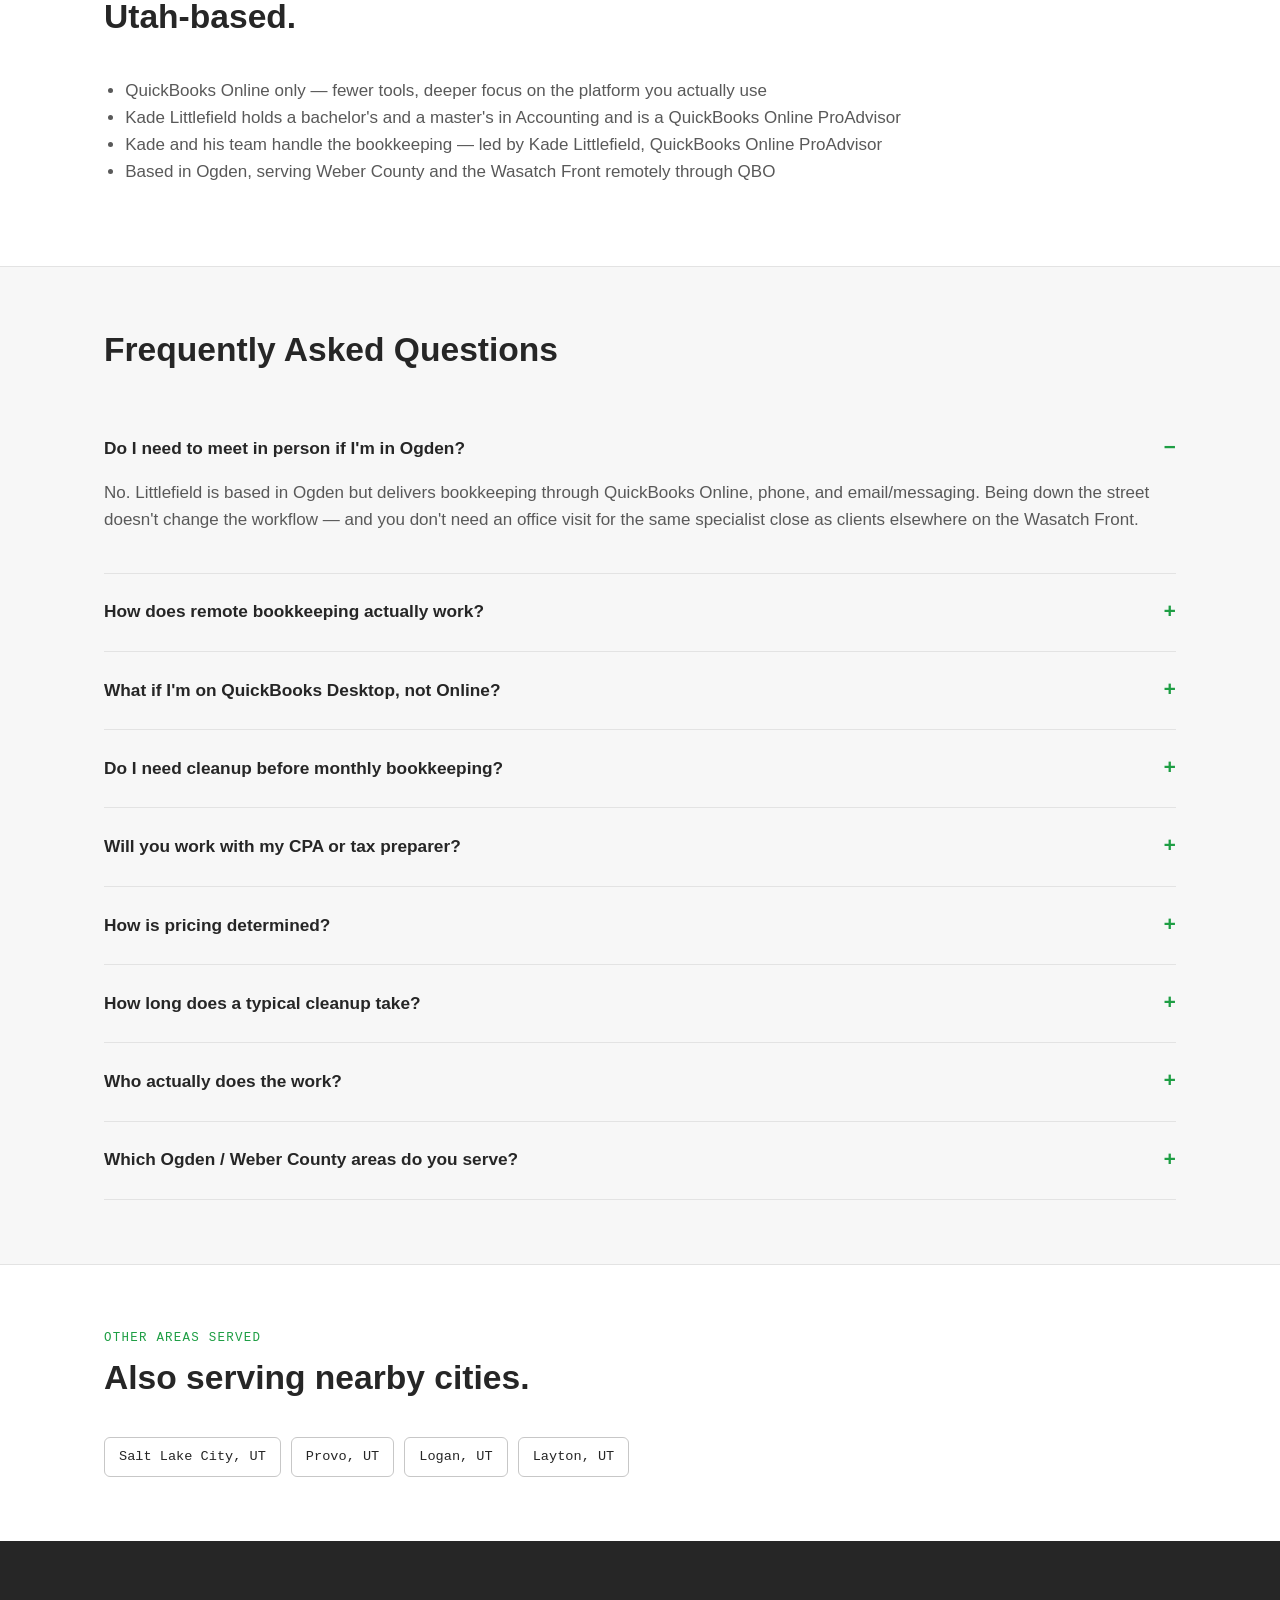
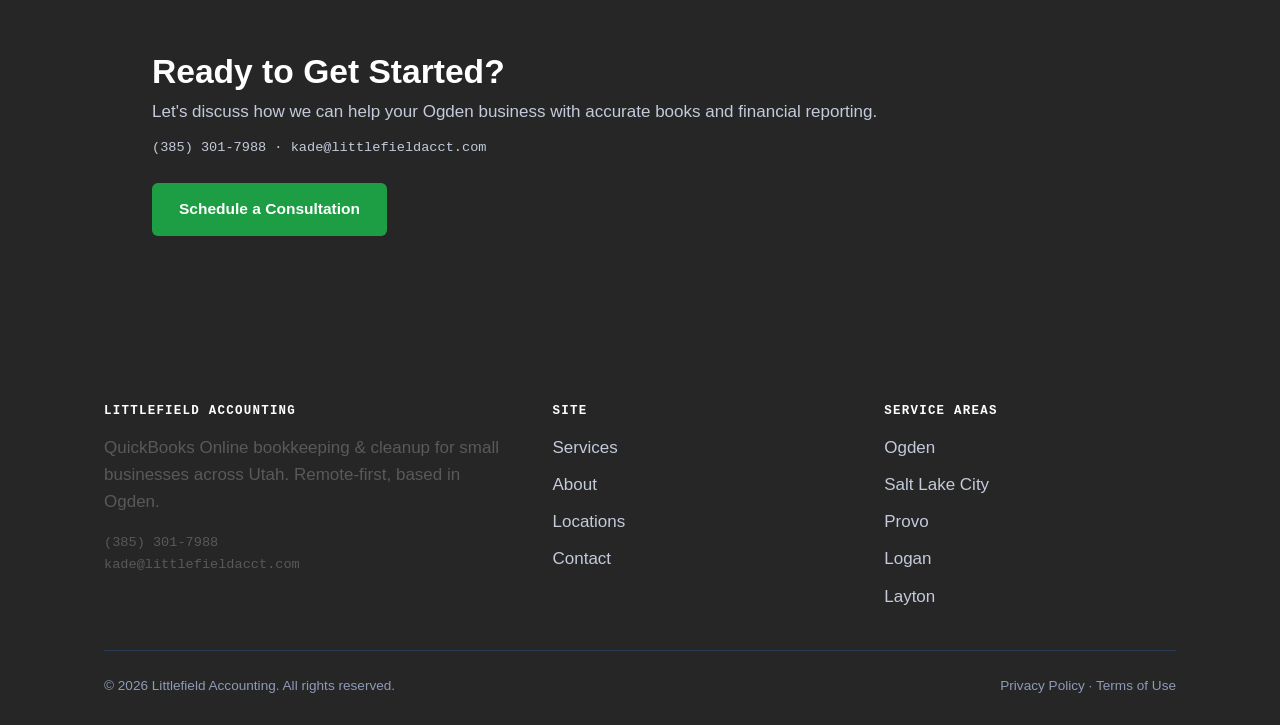
<file: bookkeeping-ogden-utah.html>
<!DOCTYPE html>
<html lang="en">
<head>
<meta charset="UTF-8">
<meta name="viewport" content="width=device-width, initial-scale=1">
<title>QuickBooks Online Bookkeeping in Ogden, UT | Littlefield Accounting</title>
<meta name="description" content="Monthly QuickBooks Online bookkeeping and cleanup/catch-up for Weber County small businesses. ProAdvisor-led team based in Ogden &mdash; remote-first through your QBO file.">
<link rel="canonical" href="https://www.littlefieldacct.com/bookkeeping-ogden-utah.html">
<meta property="og:type" content="website">
<meta property="og:title" content="QuickBooks Online Bookkeeping in Ogden, UT | Littlefield Accounting">
<meta property="og:description" content="Monthly QuickBooks Online bookkeeping and cleanup/catch-up for Weber County small businesses. ProAdvisor-led team based in Ogden &mdash; remote-first through your QBO file.">
<meta property="og:url" content="https://www.littlefieldacct.com/bookkeeping-ogden-utah.html">
<link rel="stylesheet" href="/styles.css">
<link rel="icon" href="/images/favicon.svg" type="image/svg+xml">
<script type="application/ld+json">
{
  "@context": "https://schema.org",
  "@type": "AccountingService",
  "name": "Littlefield Accounting",
  "url": "https://www.littlefieldacct.com/bookkeeping-ogden-utah.html",
  "telephone": "+1-385-301-7988",
  "address": {
    "@type": "PostalAddress",
    "addressLocality": "Ogden",
    "addressRegion": "UT",
    "addressCountry": "US"
  },
  "areaServed": {
    "@type": "City",
    "name": "Ogden, UT"
  },
  "makesOffer": [
    {
      "@type": "Offer",
      "itemOffered": {
        "@type": "Service",
        "name": "Monthly QuickBooks Online Bookkeeping"
      }
    },
    {
      "@type": "Offer",
      "itemOffered": {
        "@type": "Service",
        "name": "QuickBooks Online Cleanup & Catch-Up"
      }
    }
  ]
}
</script>
<script type="application/ld+json">
{
  "@context": "https://schema.org",
  "@type": "BreadcrumbList",
  "itemListElement": [
    {
      "@type": "ListItem",
      "position": 1,
      "name": "Home",
      "item": "https://www.littlefieldacct.com/"
    },
    {
      "@type": "ListItem",
      "position": 2,
      "name": "Locations",
      "item": "https://www.littlefieldacct.com/locations.html"
    },
    {
      "@type": "ListItem",
      "position": 3,
      "name": "Ogden",
      "item": "https://www.littlefieldacct.com/bookkeeping-ogden-utah.html"
    }
  ]
}
</script>
<script type="application/ld+json">
{
  "@context": "https://schema.org",
  "@type": "FAQPage",
  "mainEntity": [
    {
      "@type": "Question",
      "name": "Do I need to meet in person if I'm in Ogden?",
      "acceptedAnswer": {
        "@type": "Answer",
        "text": "No. Littlefield is based in Ogden but delivers bookkeeping through QuickBooks Online, phone, and email/messaging. Being down the street doesn't change the workflow — and you don't need an office visit for the same specialist close as clients elsewhere on the Wasatch Front."
      }
    },
    {
      "@type": "Question",
      "name": "How does remote bookkeeping actually work?",
      "acceptedAnswer": {
        "@type": "Answer",
        "text": "You keep using QuickBooks Online as you do now. Littlefield is invited as an accountant user; Kade and his team handle categorization, reconciliation, and reporting in your file. Calls and messages cover anything that needs a conversation."
      }
    },
    {
      "@type": "Question",
      "name": "What if I'm on QuickBooks Desktop, not Online?",
      "acceptedAnswer": {
        "@type": "Answer",
        "text": "Littlefield works in QuickBooks Online only. If you're on Desktop and want to work together, you'd need to migrate to Online first (or plan that migration). Happy to talk through whether migration makes sense for your situation."
      }
    },
    {
      "@type": "Question",
      "name": "Do I need cleanup before monthly bookkeeping?",
      "acceptedAnswer": {
        "@type": "Answer",
        "text": "Usually yes if you're more than about one to two months behind, or if reconciliations and reports aren't trustworthy. Starting monthly on a broken file just documents the mess faster."
      }
    },
    {
      "@type": "Question",
      "name": "Will you work with my CPA or tax preparer?",
      "acceptedAnswer": {
        "@type": "Answer",
        "text": "Yes. The goal is tax-ready P&L and Balance Sheet (and a file they can navigate). Littlefield does the books; your preparer files the return."
      }
    },
    {
      "@type": "Question",
      "name": "How is pricing determined?",
      "acceptedAnswer": {
        "@type": "Answer",
        "text": "Soft pricing: monthly fees reflect transaction volume and account count; cleanup/catch-up is flat-scoped after a QBO file review. No published dollar amounts here — quote after looking at your file."
      }
    },
    {
      "@type": "Question",
      "name": "How long does a typical cleanup take?",
      "acceptedAnswer": {
        "@type": "Answer",
        "text": "Light catch-ups are often weeks; deeper multi-year or heavily broken files take longer and may be phased. Owner response time matters."
      }
    },
    {
      "@type": "Question",
      "name": "Who actually does the work?",
      "acceptedAnswer": {
        "@type": "Answer",
        "text": "Kade and his team. Kade Littlefield, a QuickBooks Online ProAdvisor and owner, leads the work on your file."
      }
    },
    {
      "@type": "Question",
      "name": "Which Ogden / Weber County areas do you serve?",
      "acceptedAnswer": {
        "@type": "Answer",
        "text": "Ogden and Weber County communities including Roy, Clearfield, South Ogden, North Ogden, Riverdale, and nearby towns, plus remote service along the Wasatch Front for QBO small businesses."
      }
    }
  ]
}
</script>
</head>
<body>

<header class="site-header">
  <div class="header-inner">
    <a href="/" class="brand"><img src="/images/logo.svg" alt="Littlefield Accounting" height="36" width="149"></a>
    <button class="mobile-toggle" aria-expanded="false" aria-controls="main-nav" onclick="document.getElementById('main-nav').classList.toggle('open'); this.setAttribute('aria-expanded', this.getAttribute('aria-expanded')==='true'?'false':'true')">Menu</button>
    <nav class="main-nav" id="main-nav">
      <a href="/services.html">Services</a>
      <a href="/about.html">About</a>
      <a href="/locations.html">Locations</a>
      <a href="/contact.html">Contact</a>
      <a href="tel:+13853017988" class="nav-phone">(385) 301-7988</a>
      <a href="/contact.html" class="nav-cta">Schedule a Consultation</a>
    </nav>
  </div>
</header>

<div class="container breadcrumb"><a href="/">Home</a> / <a href="/locations.html">Locations</a> / Ogden</div>

<main>
  <section style="padding-top:32px;">
    <div class="container">
      <span class="eyebrow">Weber County, UT</span>
      <h1>QuickBooks Online Bookkeeping in Ogden, UT</h1>
      <p class="lead">Littlefield Accounting is based in Ogden and provides monthly QuickBooks Online bookkeeping and cleanup/catch-up for small businesses across Weber County. Work is remote-first through your QBO file &mdash; phone, email, and messaging cover questions &mdash; so you get specialist bookkeeping without an office visit.</p>
      <p>Whether you want a reliable monthly close or you&#39;re months behind and need a tax-ready reset, the focus is the same: accurate QuickBooks Online books you and your tax preparer can trust.</p>
      <div class="cta-row">
        <a href="/contact.html" class="btn btn-primary">Schedule a Consultation</a>
        <a href="tel:+13853017988" class="btn btn-secondary">Call (385) 301-7988</a>
      </div>
    </div>
  </section>

  <section style="padding-top:16px;">
    <div class="container">
      <div class="section-head">
        <span class="eyebrow">Who this is for</span>
        <h2>A fit check before the file review.</h2>
      </div>
        <ul style="margin:0 0 1em;padding-left:1.25em;color:var(--ink-soft);">
          <li>Weber County owners who use (or will use) QuickBooks Online and want books that reconcile every month</li>
          <li>Businesses that fell behind on categorization, bank feeds, or credit-card reconciliation</li>
          <li>Owners whose CPA or tax preparer flagged messy or incomplete year-end numbers</li>
          <li>DIY QBO users who outgrew &quot;I&#39;ll catch up on weekends&quot;</li>
          <li>Owners who want focused QuickBooks Online bookkeeping from a Utah-based ProAdvisor and his team</li>
        </ul>
      <p><strong>Not a fit:</strong> businesses that need to stay on QuickBooks Desktop without migrating, or that need full tax preparation / CPA representation from the same person. Littlefield is bookkeeping and QBO cleanup &mdash; tax filing stays with your preparer.</p>
    </div>
  </section>

  <section class="bg-raised">
    <div class="container">
      <div class="section-head">
        <span class="eyebrow">Services in Ogden</span>
        <h2>Two focused QuickBooks Online engagements.</h2>
      </div>
      <div class="grid grid-2">
        <div class="card">
          <span class="num">01</span>
          <h3>Monthly Bookkeeping</h3>
          <p>Ongoing care for your QuickBooks Online file so each month ends clean.</p>
        <ul style="margin:0 0 1em;padding-left:1.25em;color:var(--ink-soft);">
          <li>Transaction categorization and review</li>
          <li>Bank and credit-card reconciliation</li>
          <li>Catching duplicates, miscodes, and uncleared items</li>
          <li>Monthly Profit &amp; Loss and Balance Sheet</li>
          <li>Brief notes or a short call when something needs your input</li>
        </ul>
          <a href="/monthly-bookkeeping-quickbooks-online.html" class="card-link">Details &rarr;</a>
        </div>
        <div class="card">
          <span class="num">02</span>
          <h3>Cleanup &amp; Catch-Up</h3>
          <p>For Ogden businesses that are behind, broken, or both &mdash; get the file tax-ready, then decide on monthly.</p>
        <ul style="margin:0 0 1em;padding-left:1.25em;color:var(--ink-soft);">
          <li>Assessment of backlog and file condition</li>
          <li>Catch-up of missing months and cleanup of incorrect history as scoped</li>
          <li>Chart of accounts cleanup when the structure is fighting you</li>
          <li>Reconciled accounts and usable P&amp;L / Balance Sheet</li>
          <li>Path into monthly bookkeeping so the mess doesn&#39;t return</li>
        </ul>
          <a href="/quickbooks-cleanup-catchup.html" class="card-link">Details &rarr;</a>
        </div>
      </div>
    </div>
  </section>

  <section>
    <div class="container">
      <div class="section-head">
        <span class="eyebrow">How it works</span>
        <h2>From intro call to a trustworthy monthly close.</h2>
      </div>
      <div class="steps">
        <div class="step">
          <span class="step-num">1</span>
          <div><h3>Intro call / fit check</h3><p>Confirm QuickBooks Online fit, what you need (monthly, cleanup, or both), and timing.</p></div>
        </div>
        <div class="step">
          <span class="step-num">2</span>
          <div><h3>QBO accountant access</h3><p>You invite Littlefield as an accountant user. You keep ownership and can revoke access anytime.</p></div>
        </div>
        <div class="step">
          <span class="step-num">3</span>
          <div><h3>File assessment</h3><p>Review accounts, reconciliations, backlog, and chart of accounts to scope cleanup or set a monthly baseline.</p></div>
        </div>
        <div class="step">
          <span class="step-num">4</span>
          <div><h3>Cleanup or monthly close</h3><p>Work happens in your file; you answer questions only the owner can answer.</p></div>
        </div>
        <div class="step">
          <span class="step-num">5</span>
          <div><h3>Reports + walkthrough</h3><p>Statements you can read, plus plain answers when something looks off.</p></div>
        </div>
        <div class="step">
          <span class="step-num">6</span>
          <div><h3>Optional ongoing monthly</h3><p>After cleanup, most clients move to a monthly close so books stay current.</p></div>
        </div>
      </div>
    </div>
  </section>

  <section class="bg-raised">
    <div class="container">
      <div class="section-head">
        <span class="eyebrow">What's included</span>
        <h2>Checklists for monthly and cleanup work.</h2>
      </div>
      <div class="grid grid-2">
        <div>
          <h3>Monthly bookkeeping</h3>
        <ul style="margin:0 0 1em;padding-left:1.25em;color:var(--ink-soft);list-style:none;">
          <li style="margin-bottom:6px;">&#9744; Bank and card reconciliation</li>
          <li style="margin-bottom:6px;">&#9744; Categorization and review of new transactions</li>
          <li style="margin-bottom:6px;">&#9744; Flagging odd, duplicate, or personal-vs-business mix items</li>
          <li style="margin-bottom:6px;">&#9744; Month-end Profit &amp; Loss</li>
          <li style="margin-bottom:6px;">&#9744; Month-end Balance Sheet</li>
          <li style="margin-bottom:6px;">&#9744; Light follow-up when something needs your clarification</li>
        </ul>
        </div>
        <div>
          <h3>Cleanup / catch-up extras (as scoped)</h3>
        <ul style="margin:0 0 1em;padding-left:1.25em;color:var(--ink-soft);list-style:none;">
          <li style="margin-bottom:6px;">&#9744; Backlog months brought current</li>
          <li style="margin-bottom:6px;">&#9744; Fixing broken or never-finished reconciliations</li>
          <li style="margin-bottom:6px;">&#9744; Chart of accounts cleanup / simplification</li>
          <li style="margin-bottom:6px;">&#9744; Opening-balance and historical error repair where needed</li>
          <li style="margin-bottom:6px;">&#9744; Tax-ready P&amp;L and Balance Sheet for your preparer</li>
        </ul>
        </div>
      </div>
    </div>
  </section>

  <section>
    <div class="container">
      <div class="section-head">
        <span class="eyebrow">Scope</span>
        <h2>Cleanup vs catch-up vs monthly</h2>
      </div>
      <ul style="margin:0 0 1em;padding-left:1.25em;color:var(--ink-soft);">
          <li><strong>Catch-up</strong> — You're behind: months of transactions aren't entered or categorized. The work is filling the gap so the file is current.</li>
          <li><strong>Cleanup</strong> — Data is there but wrong or unreliable: bad categories, duplicates, accounts that won't reconcile, a chart of accounts that doesn't match how you operate.</li>
          <li><strong>Monthly</strong> — Ongoing close after the file is trustworthy: each month stays reconciled and report-ready.</li>
        </ul>
        <p>Many Ogden businesses need <strong>both</strong> catch-up and cleanup before monthly makes sense. The assessment decides the mix.</p>
    </div>
  </section>

  <section class="bg-raised">
    <div class="container">
      <div class="section-head">
        <span class="eyebrow">Soft pricing</span>
        <h2>Quote after QuickBooks Online file review</h2>
        <p>No dollar amounts published here.</p>
      </div>
      <ul style="margin:0 0 1em;padding-left:1.25em;color:var(--ink-soft);">
        <li><strong>Monthly bookkeeping</strong> is based on <strong>transaction volume</strong> and <strong>account count</strong> (banks, cards, loans, etc.).</li>
        <li><strong>Cleanup / catch-up</strong> is <strong>flat-scope after assessment</strong> of your QBO file — backlog depth and file condition drive the quote.</li>
        <li>Clear scope before work starts; goal is no open-ended hourly surprise.</li>
      </ul>
      <p>Final numbers come after looking at your file.</p>
    </div>
  </section>

  <section>
    <div class="container">
      <div class="section-head">
        <span class="eyebrow">Timeline</span>
        <h2>Qualitative bands — every file is different</h2>
      </div>
      <ul style="margin:0 0 1em;padding-left:1.25em;color:var(--ink-soft);">
          <li><strong>Light catch-up</strong> — a few months behind, mostly clean history &mdash; often weeks, depending on how fast you answer questions.</li>
          <li><strong>Moderate cleanup</strong> — broken reconciliations, messy categories, ~6&ndash;12 months &mdash; typically several weeks to a couple of months.</li>
          <li><strong>Multi-year or heavily broken files</strong> — longer; often phased (get the tax year usable first, then deepen).</li>
      </ul>
      <p>Your response time on owner questions is usually the biggest variable.</p>
    </div>
  </section>

  <section class="bg-raised">
    <div class="container">
      <div class="section-head">
        <span class="eyebrow">Service area</span>
        <h2>Home base: Ogden · Weber County</h2>
      </div>
      <p>Nearby areas commonly served (remote via QBO): Roy, Clearfield, South Ogden, North Ogden, Riverdale, Washington Terrace, Harrisville, Farr West, Plain City, and other Weber County communities &mdash; plus Wasatch Front clients when the fit is QBO small-business bookkeeping.</p>
        <p>Being local to Ogden does not mean you need to drop by. The workflow is the same remote-first process used elsewhere in Utah: your QBO file, plus calls and messages.</p>
    </div>
  </section>

  <section>
    <div class="container">
      <div class="section-head">
        <span class="eyebrow">Industries</span>
        <h2>Honest fits for this market</h2>
      </div>
        <ul style="margin:0 0 1em;padding-left:1.25em;color:var(--ink-soft);">
          <li>Local service businesses that live in QBO day-to-day</li>
          <li>Contractors and home-service businesses with busy bank feeds</li>
          <li>Professional services that need a clean P&amp;L for tax and decisions</li>
          <li>Owner-operated retail or product businesses that outgrew DIY categorization</li>
        </ul>
        <p>Unsure? The intro call is the filter &mdash; better an honest no than a forced yes.</p>
    </div>
  </section>

  <section class="bg-raised">
    <div class="container">
      <div class="section-head">
        <span class="eyebrow">Tax handoff</span>
        <h2>Working with your CPA / tax preparer</h2>
      </div>
      <p>Littlefield&#39;s job is tax-ready books &mdash; reconciled accounts and statements your CPA or tax preparer can work from. Littlefield provides bookkeeping and QBO cleanup/catch-up; it does not file your business taxes or replace your tax preparer. Many Ogden clients start because a preparer said the numbers aren&#39;t usable. Cleanup fixes that handoff; monthly keeps it from happening again.</p>
    </div>
  </section>

  <section>
    <div class="container">
      <div class="section-head">
        <span class="eyebrow">Access &amp; security</span>
        <h2>You stay in control of your QuickBooks Online file</h2>
      </div>
        <ul style="margin:0 0 1em;padding-left:1.25em;color:var(--ink-soft);">
          <li>You grant accountant-user access in QuickBooks Online (Intuit&#39;s standard accountant invite).</li>
          <li>You control access &mdash; change or remove it anytime.</li>
          <li>Work is remote; no password sharing outside QBO&#39;s invite flow.</li>
          <li>Assessment and ongoing work stay inside your QBO company.</li>
        </ul>
    </div>
  </section>

  <section class="bg-raised">
    <div class="container">
      <div class="section-head">
        <span class="eyebrow">Use-case pattern</span>
        <h2>What cleanup often looks like</h2>
      </div>
      <p>A Weber County service business came in roughly eight months behind on credit-card reconciliations, with categories that no longer matched how the business spent money. After a scoped catch-up and cleanup &mdash; fixing reconciliations and simplifying the chart of accounts &mdash; the file produced a usable P&amp;L and Balance Sheet for the tax preparer. Monthly close started the following month so the backlog wouldn&#39;t rebuild.</p>
      <p class="mono small"><em>Pattern only — not a named testimonial.</em></p>
    </div>
  </section>

  <section>
    <div class="container">
      <div class="section-head">
        <span class="eyebrow">Why Littlefield</span>
        <h2>QBO focus, ProAdvisor-led team, Utah-based.</h2>
      </div>
              <ul style="margin:0 0 1em;padding-left:1.25em;color:var(--ink-soft);">
          <li>QuickBooks Online only &mdash; fewer tools, deeper focus on the platform you actually use</li>
          <li>Kade Littlefield holds a bachelor&#39;s and a master&#39;s in Accounting and is a QuickBooks Online ProAdvisor</li>
          <li>Kade and his team handle the bookkeeping &mdash; led by Kade Littlefield, QuickBooks Online ProAdvisor</li>
          <li>Based in Ogden, serving Weber County and the Wasatch Front remotely through QBO</li>
        </ul>
    </div>
  </section>

  <section class="bg-raised">
    <div class="container">
      <div class="section-head"><h2>Frequently Asked Questions</h2></div>
      <details class="faq-item" open>
        <summary>Do I need to meet in person if I&#39;m in Ogden?</summary>
        <p>No. Littlefield is based in Ogden but delivers bookkeeping through QuickBooks Online, phone, and email/messaging. Being down the street doesn&#39;t change the workflow &mdash; and you don&#39;t need an office visit for the same specialist close as clients elsewhere on the Wasatch Front.</p>
      </details>
      <details class="faq-item">
        <summary>How does remote bookkeeping actually work?</summary>
        <p>You keep using QuickBooks Online as you do now. Littlefield is invited as an accountant user; Kade and his team handle categorization, reconciliation, and reporting in your file. Calls and messages cover anything that needs a conversation.</p>
      </details>
      <details class="faq-item">
        <summary>What if I&#39;m on QuickBooks Desktop, not Online?</summary>
        <p>Littlefield works in QuickBooks Online only. If you&#39;re on Desktop and want to work together, you&#39;d need to migrate to Online first (or plan that migration). Happy to talk through whether migration makes sense for your situation.</p>
      </details>
      <details class="faq-item">
        <summary>Do I need cleanup before monthly bookkeeping?</summary>
        <p>Usually yes if you&#39;re more than about one to two months behind, or if reconciliations and reports aren&#39;t trustworthy. Starting monthly on a broken file just documents the mess faster.</p>
      </details>
      <details class="faq-item">
        <summary>Will you work with my CPA or tax preparer?</summary>
        <p>Yes. The goal is tax-ready P&amp;L and Balance Sheet (and a file they can navigate). Littlefield does the books; your preparer files the return.</p>
      </details>
      <details class="faq-item">
        <summary>How is pricing determined?</summary>
        <p>Soft pricing: monthly fees reflect transaction volume and account count; cleanup/catch-up is flat-scoped after a QBO file review. No published dollar amounts here &mdash; quote after looking at your file.</p>
      </details>
      <details class="faq-item">
        <summary>How long does a typical cleanup take?</summary>
        <p>Light catch-ups are often weeks; deeper multi-year or heavily broken files take longer and may be phased. Owner response time matters.</p>
      </details>
      <details class="faq-item">
        <summary>Who actually does the work?</summary>
        <p>Kade and his team. Kade Littlefield, a QuickBooks Online ProAdvisor and owner, leads the work on your file.</p>
      </details>
      <details class="faq-item">
        <summary>Which Ogden / Weber County areas do you serve?</summary>
        <p>Ogden and Weber County communities including Roy, Clearfield, South Ogden, North Ogden, Riverdale, and nearby towns, plus remote service along the Wasatch Front for QBO small businesses.</p>
      </details>
    </div>
  </section>

  <section>
    <div class="container">
      <div class="section-head"><span class="eyebrow">Other areas served</span><h2>Also serving nearby cities.</h2></div>
      <div class="city-strip">
        <a href="/bookkeeping-salt-lake-city-utah.html" class="city-chip">Salt Lake City, UT</a>
        <a href="/bookkeeping-provo-utah.html" class="city-chip">Provo, UT</a>
        <a href="/bookkeeping-logan-utah.html" class="city-chip">Logan, UT</a>
        <a href="/bookkeeping-layton-utah.html" class="city-chip">Layton, UT</a>
      </div>
    </div>
  </section>

  <section class="bg-ink">
    <div class="container">
      <div class="cta-band">
        <div>
          <h2>Ready to Get Started?</h2>
          <p>Let&#39;s discuss how we can help your Ogden business with accurate books and financial reporting.</p>
          <p class="mono small" style="margin-top:12px;">(385) 301-7988 &middot; kade@littlefieldacct.com</p>
        </div>
        <a href="/contact.html" class="btn btn-primary">Schedule a Consultation</a>
      </div>
    </div>
  </section>
</main>

<footer class="site-footer">
  <div class="container">
    <div class="footer-grid">
      <div>
        <h4>Littlefield Accounting</h4>
        <p>QuickBooks Online bookkeeping &amp; cleanup for small businesses across Utah. Remote-first, based in Ogden.</p>
        <p class="mono small">(385) 301-7988<br>kade@littlefieldacct.com</p>
      </div>
      <div>
        <h4>Site</h4>
        <div class="footer-links">
          <a href="/services.html">Services</a>
          <a href="/about.html">About</a>
          <a href="/locations.html">Locations</a>
          <a href="/contact.html">Contact</a>
        </div>
      </div>
      <div>
        <h4>Service Areas</h4>
        <div class="footer-links">
          <a href="/bookkeeping-ogden-utah.html">Ogden</a>
          <a href="/bookkeeping-salt-lake-city-utah.html">Salt Lake City</a>
          <a href="/bookkeeping-provo-utah.html">Provo</a>
          <a href="/bookkeeping-logan-utah.html">Logan</a>
          <a href="/bookkeeping-layton-utah.html">Layton</a>
        </div>
      </div>
    </div>
    <div class="footer-bottom">
      <span>&copy; 2026 Littlefield Accounting. All rights reserved.</span>
      <span><a href="/privacy-policy.html">Privacy Policy</a> &middot; <a href="/terms-of-service.html">Terms of Use</a></span>
    </div>
  </div>
</footer>

<div class="mobile-call-bar"><a href="tel:+13853017988">Call (385) 301-7988</a></div>

</body>
</html>
</file>
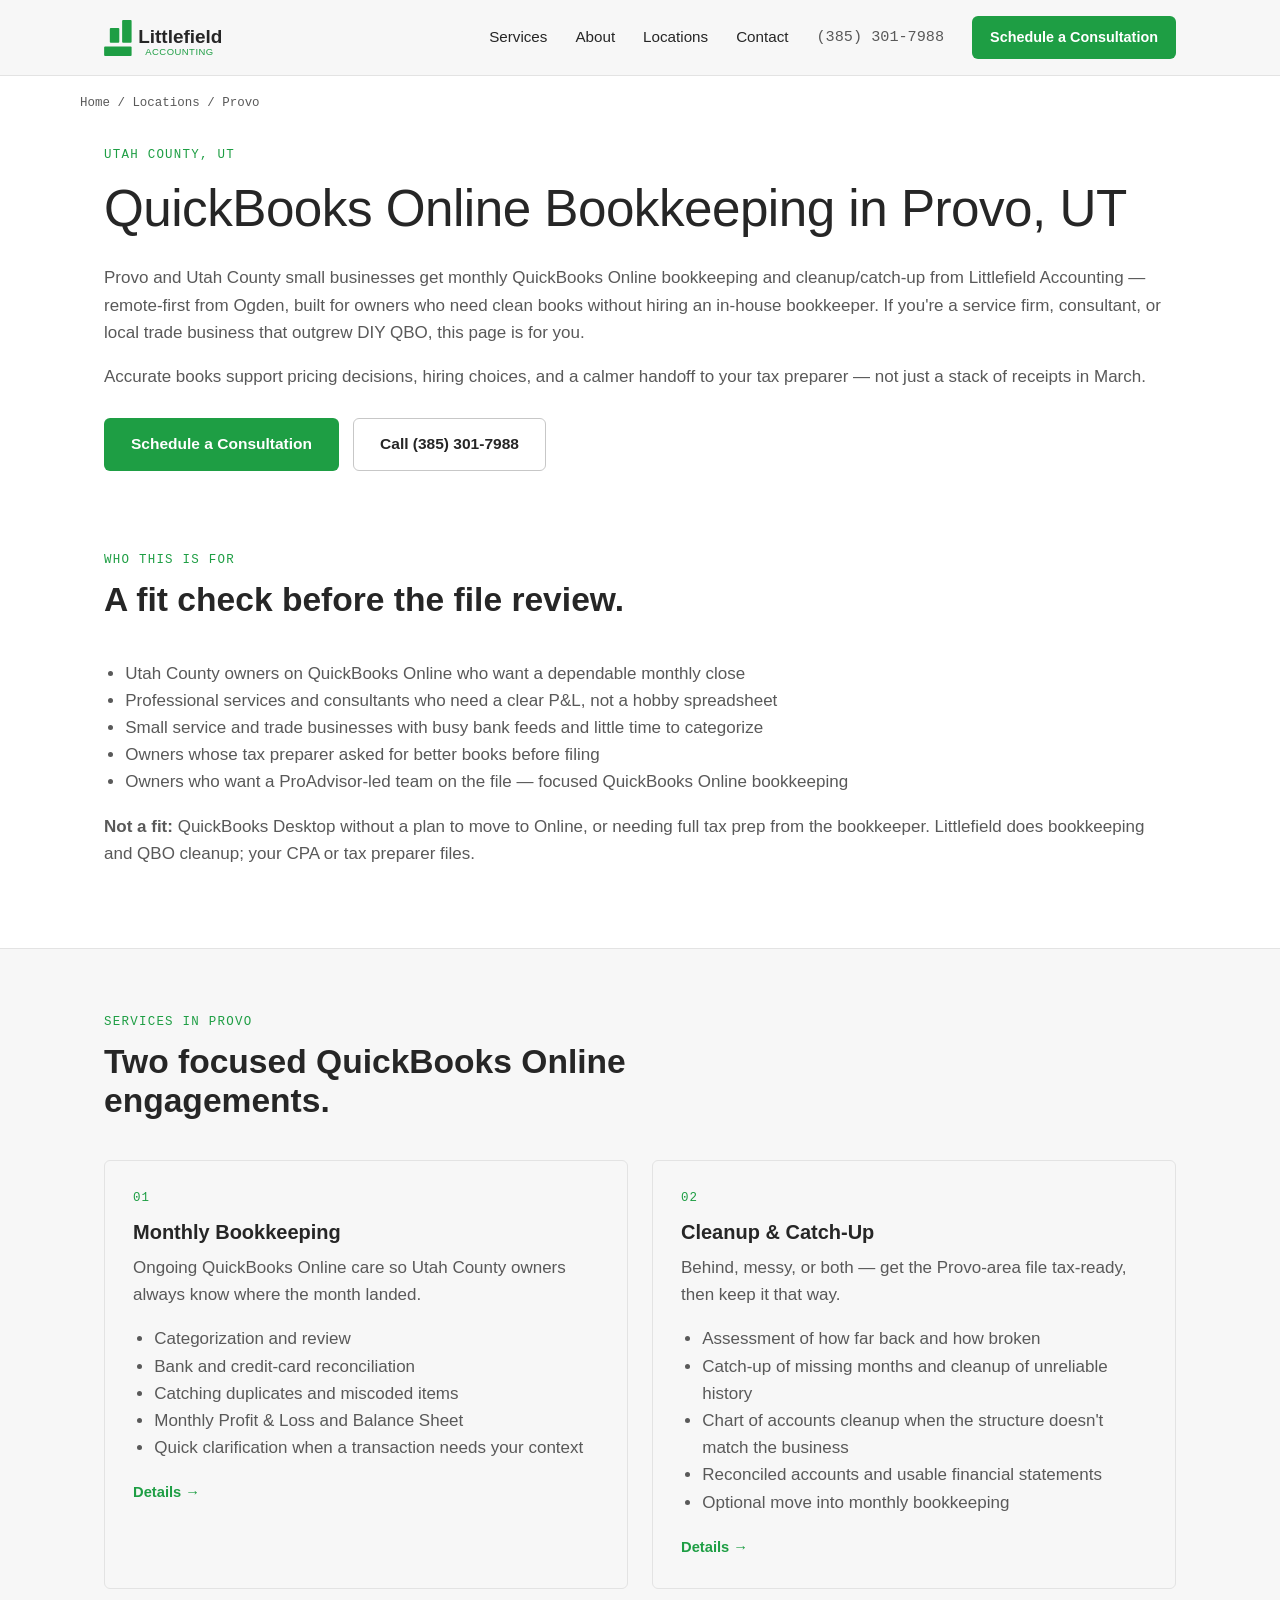
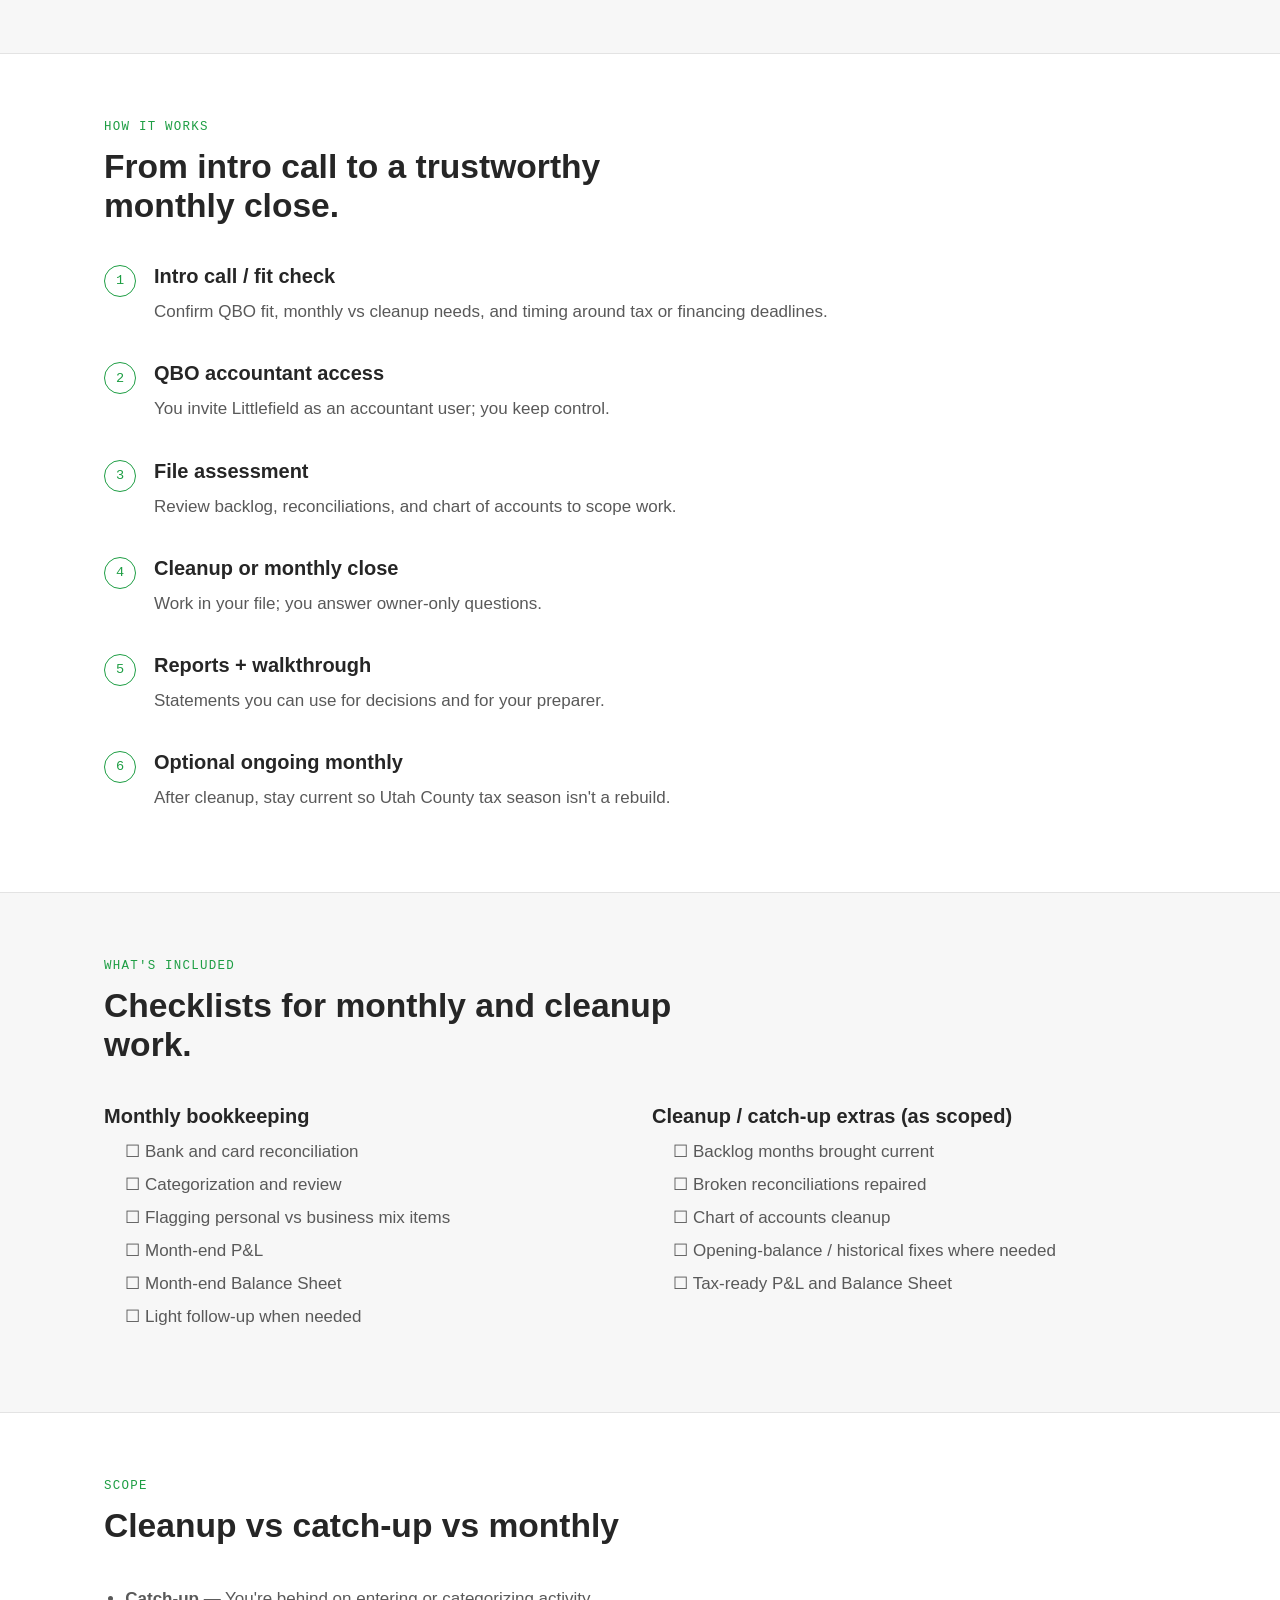
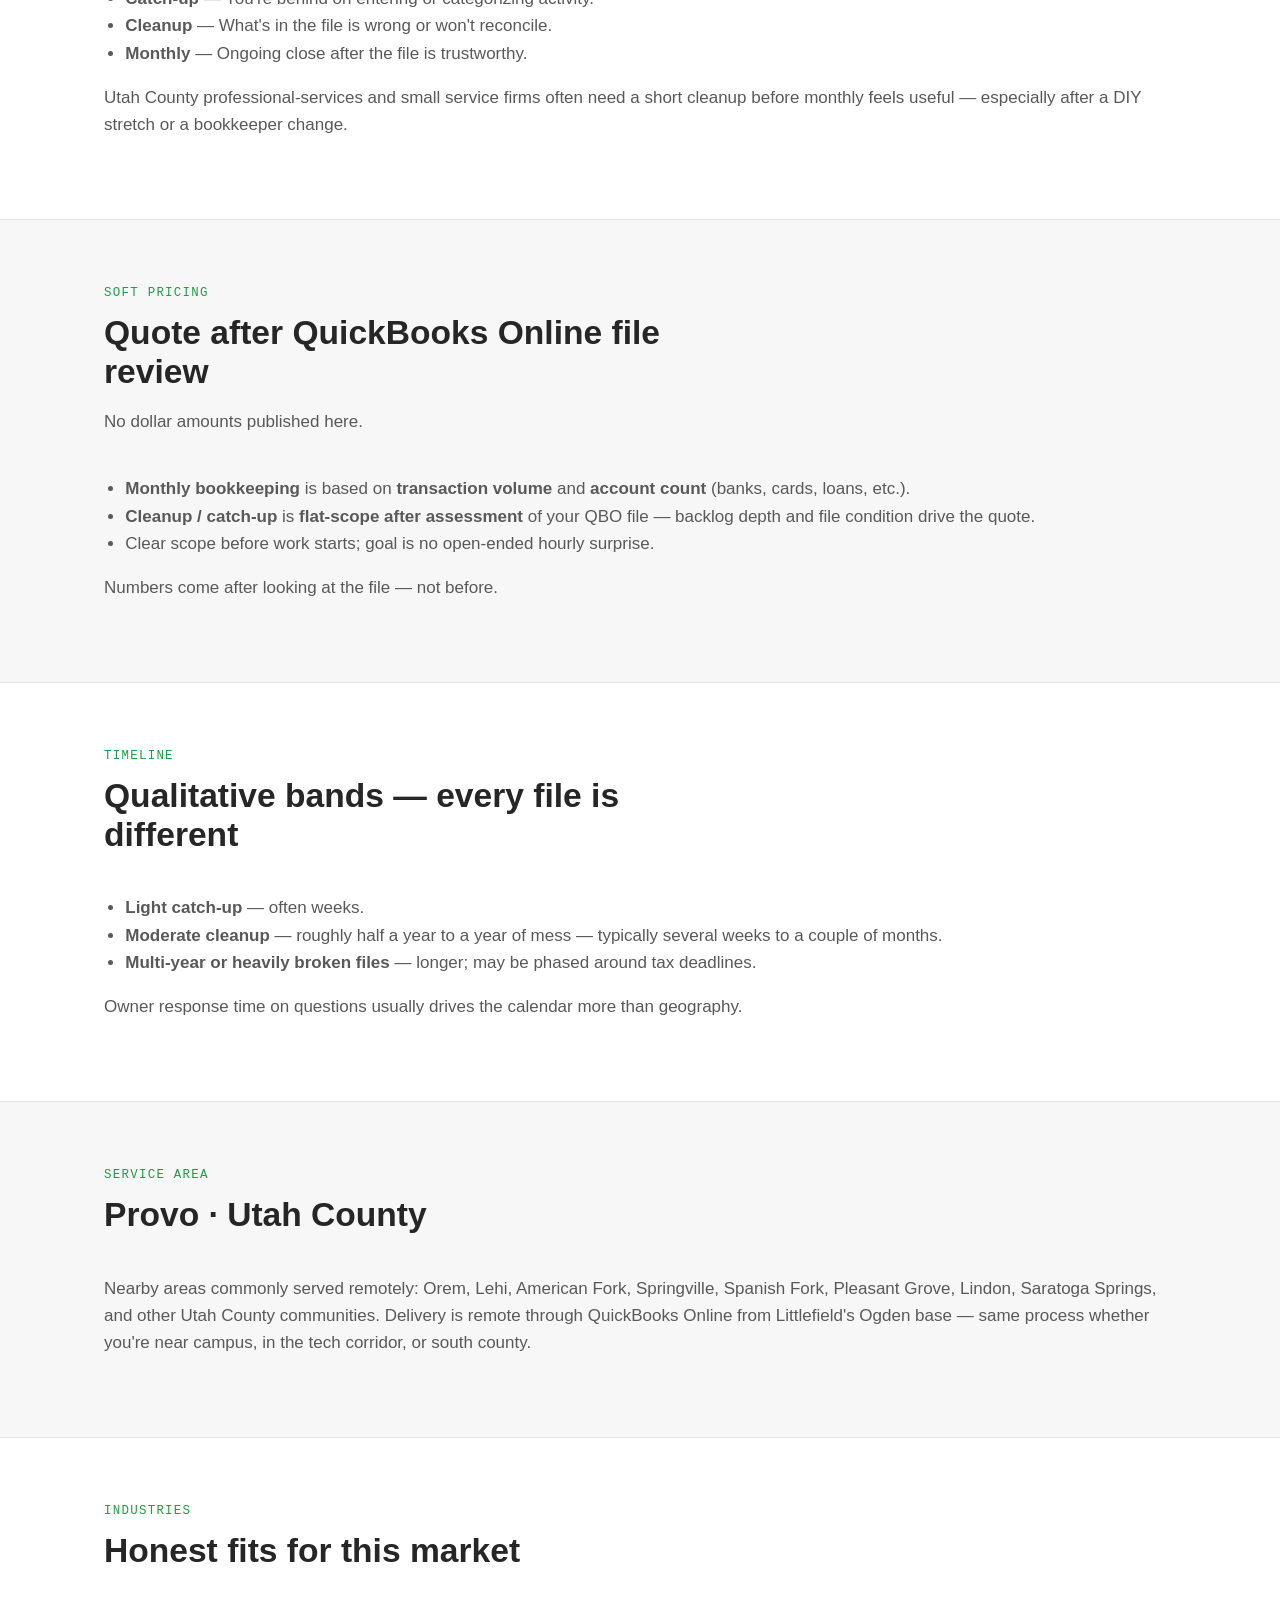
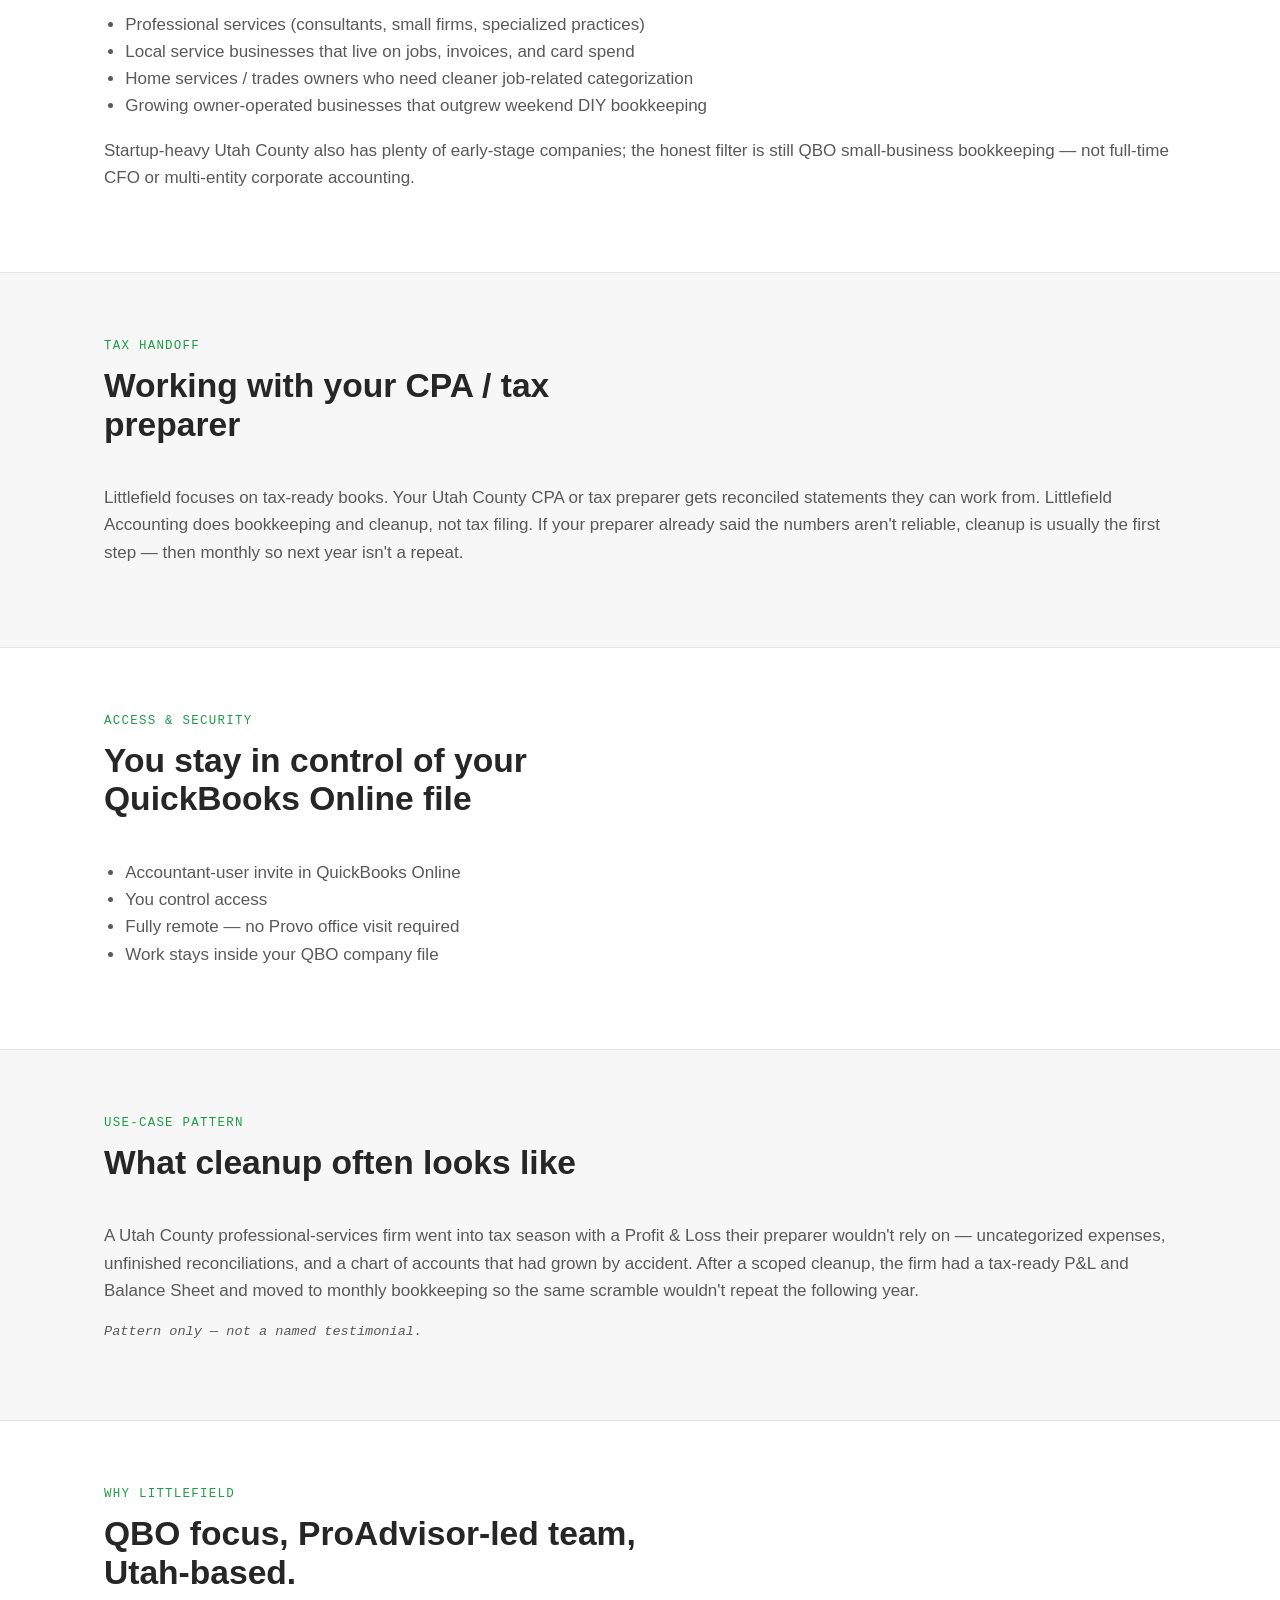
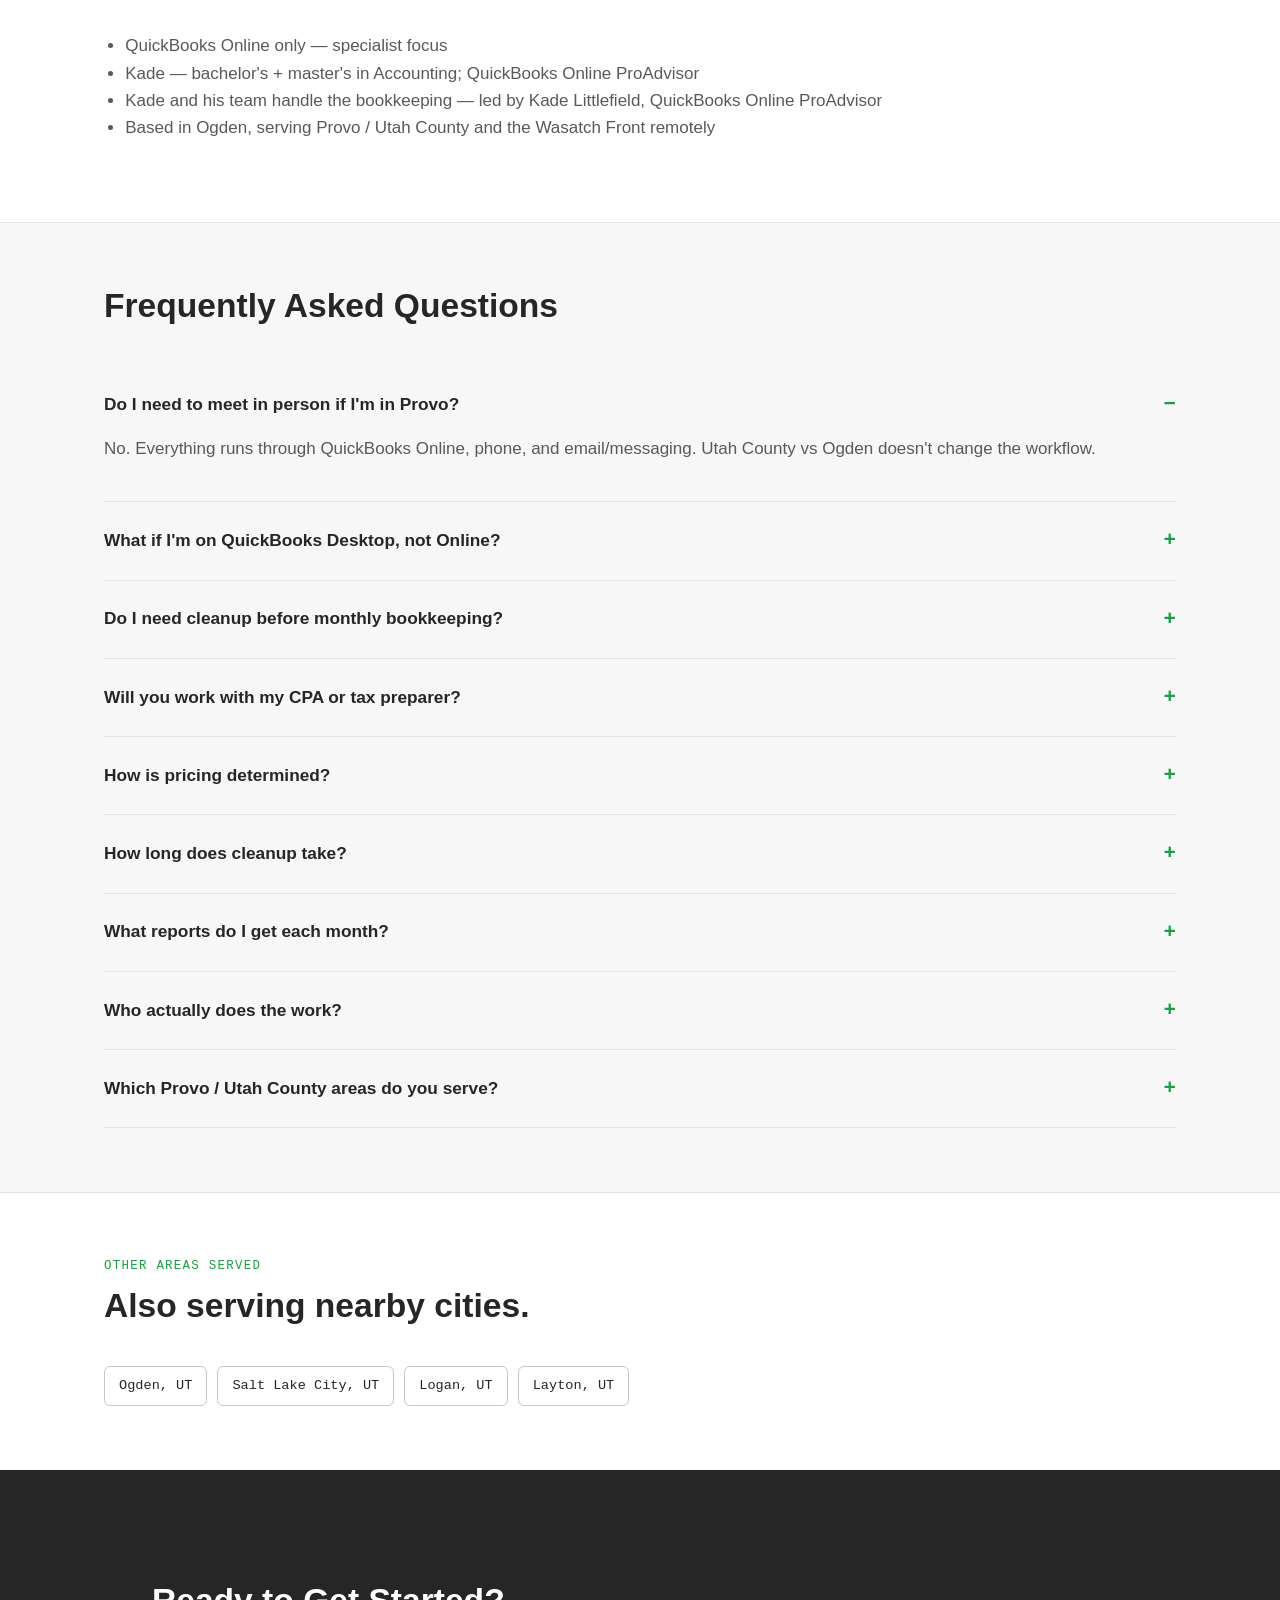
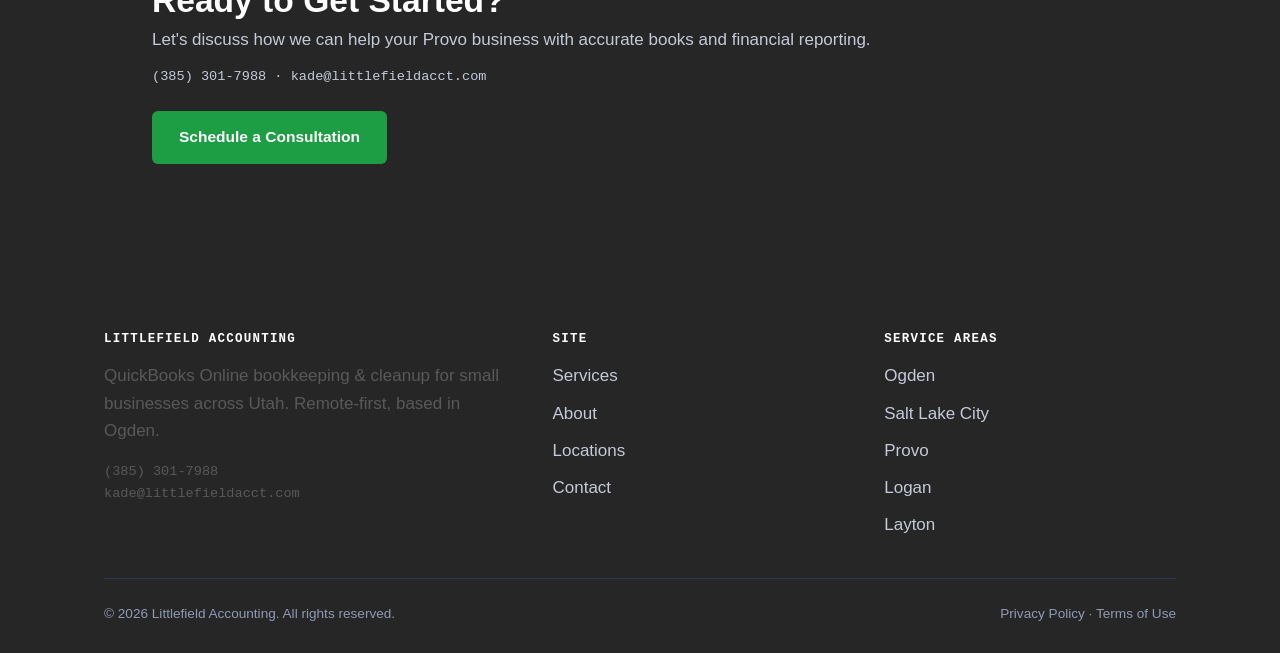
<file: bookkeeping-provo-utah.html>
<!DOCTYPE html>
<html lang="en">
<head>
<meta charset="UTF-8">
<meta name="viewport" content="width=device-width, initial-scale=1">
<title>QuickBooks Online Bookkeeping in Provo, UT | Littlefield Accounting</title>
<meta name="description" content="Monthly QBO bookkeeping and cleanup/catch-up for Utah County small businesses and professional services. ProAdvisor-led team &mdash; remote from Ogden.">
<link rel="canonical" href="https://www.littlefieldacct.com/bookkeeping-provo-utah.html">
<meta property="og:type" content="website">
<meta property="og:title" content="QuickBooks Online Bookkeeping in Provo, UT | Littlefield Accounting">
<meta property="og:description" content="Monthly QBO bookkeeping and cleanup/catch-up for Utah County small businesses and professional services. ProAdvisor-led team &mdash; remote from Ogden.">
<meta property="og:url" content="https://www.littlefieldacct.com/bookkeeping-provo-utah.html">
<link rel="stylesheet" href="/styles.css">
<link rel="icon" href="/images/favicon.svg" type="image/svg+xml">
<script type="application/ld+json">
{
  "@context": "https://schema.org",
  "@type": "AccountingService",
  "name": "Littlefield Accounting",
  "url": "https://www.littlefieldacct.com/bookkeeping-provo-utah.html",
  "telephone": "+1-385-301-7988",
  "address": {
    "@type": "PostalAddress",
    "addressLocality": "Ogden",
    "addressRegion": "UT",
    "addressCountry": "US"
  },
  "areaServed": {
    "@type": "City",
    "name": "Provo, UT"
  },
  "makesOffer": [
    {
      "@type": "Offer",
      "itemOffered": {
        "@type": "Service",
        "name": "Monthly QuickBooks Online Bookkeeping"
      }
    },
    {
      "@type": "Offer",
      "itemOffered": {
        "@type": "Service",
        "name": "QuickBooks Online Cleanup & Catch-Up"
      }
    }
  ]
}
</script>
<script type="application/ld+json">
{
  "@context": "https://schema.org",
  "@type": "BreadcrumbList",
  "itemListElement": [
    {
      "@type": "ListItem",
      "position": 1,
      "name": "Home",
      "item": "https://www.littlefieldacct.com/"
    },
    {
      "@type": "ListItem",
      "position": 2,
      "name": "Locations",
      "item": "https://www.littlefieldacct.com/locations.html"
    },
    {
      "@type": "ListItem",
      "position": 3,
      "name": "Provo",
      "item": "https://www.littlefieldacct.com/bookkeeping-provo-utah.html"
    }
  ]
}
</script>
<script type="application/ld+json">
{
  "@context": "https://schema.org",
  "@type": "FAQPage",
  "mainEntity": [
    {
      "@type": "Question",
      "name": "Do I need to meet in person if I'm in Provo?",
      "acceptedAnswer": {
        "@type": "Answer",
        "text": "No. Everything runs through QuickBooks Online, phone, and email/messaging. Utah County vs Ogden doesn't change the workflow."
      }
    },
    {
      "@type": "Question",
      "name": "What if I'm on QuickBooks Desktop, not Online?",
      "acceptedAnswer": {
        "@type": "Answer",
        "text": "Littlefield is Online-only. Migration to QuickBooks Online is needed to work together."
      }
    },
    {
      "@type": "Question",
      "name": "Do I need cleanup before monthly bookkeeping?",
      "acceptedAnswer": {
        "@type": "Answer",
        "text": "Usually, if you're more than about one to two months behind or reports aren't trustworthy."
      }
    },
    {
      "@type": "Question",
      "name": "Will you work with my CPA or tax preparer?",
      "acceptedAnswer": {
        "@type": "Answer",
        "text": "Yes — tax-ready books are the point. Littlefield doesn't file your taxes."
      }
    },
    {
      "@type": "Question",
      "name": "How is pricing determined?",
      "acceptedAnswer": {
        "@type": "Answer",
        "text": "Soft pricing: monthly by transaction volume and account count; cleanup flat-scoped after QBO file review."
      }
    },
    {
      "@type": "Question",
      "name": "How long does cleanup take?",
      "acceptedAnswer": {
        "@type": "Answer",
        "text": "Light catch-ups often take weeks; deeper files take longer and may be phased around deadlines."
      }
    },
    {
      "@type": "Question",
      "name": "What reports do I get each month?",
      "acceptedAnswer": {
        "@type": "Answer",
        "text": "Profit & Loss and Balance Sheet at month-end, with notes when something needs your eyes."
      }
    },
    {
      "@type": "Question",
      "name": "Who actually does the work?",
      "acceptedAnswer": {
        "@type": "Answer",
        "text": "Kade and his team. Kade Littlefield, a QuickBooks Online ProAdvisor and owner, leads the work on your file."
      }
    },
    {
      "@type": "Question",
      "name": "Which Provo / Utah County areas do you serve?",
      "acceptedAnswer": {
        "@type": "Answer",
        "text": "Provo, Orem, Lehi, American Fork, Springville, and nearby Utah County communities — remotely via QBO."
      }
    }
  ]
}
</script>
</head>
<body>

<header class="site-header">
  <div class="header-inner">
    <a href="/" class="brand"><img src="/images/logo.svg" alt="Littlefield Accounting" height="36" width="149"></a>
    <button class="mobile-toggle" aria-expanded="false" aria-controls="main-nav" onclick="document.getElementById('main-nav').classList.toggle('open'); this.setAttribute('aria-expanded', this.getAttribute('aria-expanded')==='true'?'false':'true')">Menu</button>
    <nav class="main-nav" id="main-nav">
      <a href="/services.html">Services</a>
      <a href="/about.html">About</a>
      <a href="/locations.html">Locations</a>
      <a href="/contact.html">Contact</a>
      <a href="tel:+13853017988" class="nav-phone">(385) 301-7988</a>
      <a href="/contact.html" class="nav-cta">Schedule a Consultation</a>
    </nav>
  </div>
</header>

<div class="container breadcrumb"><a href="/">Home</a> / <a href="/locations.html">Locations</a> / Provo</div>

<main>
  <section style="padding-top:32px;">
    <div class="container">
      <span class="eyebrow">Utah County, UT</span>
      <h1>QuickBooks Online Bookkeeping in Provo, UT</h1>
      <p class="lead">Provo and Utah County small businesses get monthly QuickBooks Online bookkeeping and cleanup/catch-up from Littlefield Accounting &mdash; remote-first from Ogden, built for owners who need clean books without hiring an in-house bookkeeper. If you&#39;re a service firm, consultant, or local trade business that outgrew DIY QBO, this page is for you.</p>
      <p>Accurate books support pricing decisions, hiring choices, and a calmer handoff to your tax preparer &mdash; not just a stack of receipts in March.</p>
      <div class="cta-row">
        <a href="/contact.html" class="btn btn-primary">Schedule a Consultation</a>
        <a href="tel:+13853017988" class="btn btn-secondary">Call (385) 301-7988</a>
      </div>
    </div>
  </section>

  <section style="padding-top:16px;">
    <div class="container">
      <div class="section-head">
        <span class="eyebrow">Who this is for</span>
        <h2>A fit check before the file review.</h2>
      </div>
        <ul style="margin:0 0 1em;padding-left:1.25em;color:var(--ink-soft);">
          <li>Utah County owners on QuickBooks Online who want a dependable monthly close</li>
          <li>Professional services and consultants who need a clear P&amp;L, not a hobby spreadsheet</li>
          <li>Small service and trade businesses with busy bank feeds and little time to categorize</li>
          <li>Owners whose tax preparer asked for better books before filing</li>
          <li>Owners who want a ProAdvisor-led team on the file &mdash; focused QuickBooks Online bookkeeping</li>
        </ul>
      <p><strong>Not a fit:</strong> QuickBooks Desktop without a plan to move to Online, or needing full tax prep from the bookkeeper. Littlefield does bookkeeping and QBO cleanup; your CPA or tax preparer files.</p>
    </div>
  </section>

  <section class="bg-raised">
    <div class="container">
      <div class="section-head">
        <span class="eyebrow">Services in Provo</span>
        <h2>Two focused QuickBooks Online engagements.</h2>
      </div>
      <div class="grid grid-2">
        <div class="card">
          <span class="num">01</span>
          <h3>Monthly Bookkeeping</h3>
          <p>Ongoing QuickBooks Online care so Utah County owners always know where the month landed.</p>
        <ul style="margin:0 0 1em;padding-left:1.25em;color:var(--ink-soft);">
          <li>Categorization and review</li>
          <li>Bank and credit-card reconciliation</li>
          <li>Catching duplicates and miscoded items</li>
          <li>Monthly Profit &amp; Loss and Balance Sheet</li>
          <li>Quick clarification when a transaction needs your context</li>
        </ul>
          <a href="/monthly-bookkeeping-quickbooks-online.html" class="card-link">Details &rarr;</a>
        </div>
        <div class="card">
          <span class="num">02</span>
          <h3>Cleanup &amp; Catch-Up</h3>
          <p>Behind, messy, or both &mdash; get the Provo-area file tax-ready, then keep it that way.</p>
        <ul style="margin:0 0 1em;padding-left:1.25em;color:var(--ink-soft);">
          <li>Assessment of how far back and how broken</li>
          <li>Catch-up of missing months and cleanup of unreliable history</li>
          <li>Chart of accounts cleanup when the structure doesn&#39;t match the business</li>
          <li>Reconciled accounts and usable financial statements</li>
          <li>Optional move into monthly bookkeeping</li>
        </ul>
          <a href="/quickbooks-cleanup-catchup.html" class="card-link">Details &rarr;</a>
        </div>
      </div>
    </div>
  </section>

  <section>
    <div class="container">
      <div class="section-head">
        <span class="eyebrow">How it works</span>
        <h2>From intro call to a trustworthy monthly close.</h2>
      </div>
      <div class="steps">
        <div class="step">
          <span class="step-num">1</span>
          <div><h3>Intro call / fit check</h3><p>Confirm QBO fit, monthly vs cleanup needs, and timing around tax or financing deadlines.</p></div>
        </div>
        <div class="step">
          <span class="step-num">2</span>
          <div><h3>QBO accountant access</h3><p>You invite Littlefield as an accountant user; you keep control.</p></div>
        </div>
        <div class="step">
          <span class="step-num">3</span>
          <div><h3>File assessment</h3><p>Review backlog, reconciliations, and chart of accounts to scope work.</p></div>
        </div>
        <div class="step">
          <span class="step-num">4</span>
          <div><h3>Cleanup or monthly close</h3><p>Work in your file; you answer owner-only questions.</p></div>
        </div>
        <div class="step">
          <span class="step-num">5</span>
          <div><h3>Reports + walkthrough</h3><p>Statements you can use for decisions and for your preparer.</p></div>
        </div>
        <div class="step">
          <span class="step-num">6</span>
          <div><h3>Optional ongoing monthly</h3><p>After cleanup, stay current so Utah County tax season isn&#39;t a rebuild.</p></div>
        </div>
      </div>
    </div>
  </section>

  <section class="bg-raised">
    <div class="container">
      <div class="section-head">
        <span class="eyebrow">What's included</span>
        <h2>Checklists for monthly and cleanup work.</h2>
      </div>
      <div class="grid grid-2">
        <div>
          <h3>Monthly bookkeeping</h3>
        <ul style="margin:0 0 1em;padding-left:1.25em;color:var(--ink-soft);list-style:none;">
          <li style="margin-bottom:6px;">&#9744; Bank and card reconciliation</li>
          <li style="margin-bottom:6px;">&#9744; Categorization and review</li>
          <li style="margin-bottom:6px;">&#9744; Flagging personal vs business mix items</li>
          <li style="margin-bottom:6px;">&#9744; Month-end P&amp;L</li>
          <li style="margin-bottom:6px;">&#9744; Month-end Balance Sheet</li>
          <li style="margin-bottom:6px;">&#9744; Light follow-up when needed</li>
        </ul>
        </div>
        <div>
          <h3>Cleanup / catch-up extras (as scoped)</h3>
        <ul style="margin:0 0 1em;padding-left:1.25em;color:var(--ink-soft);list-style:none;">
          <li style="margin-bottom:6px;">&#9744; Backlog months brought current</li>
          <li style="margin-bottom:6px;">&#9744; Broken reconciliations repaired</li>
          <li style="margin-bottom:6px;">&#9744; Chart of accounts cleanup</li>
          <li style="margin-bottom:6px;">&#9744; Opening-balance / historical fixes where needed</li>
          <li style="margin-bottom:6px;">&#9744; Tax-ready P&amp;L and Balance Sheet</li>
        </ul>
        </div>
      </div>
    </div>
  </section>

  <section>
    <div class="container">
      <div class="section-head">
        <span class="eyebrow">Scope</span>
        <h2>Cleanup vs catch-up vs monthly</h2>
      </div>
      <ul style="margin:0 0 1em;padding-left:1.25em;color:var(--ink-soft);">
          <li><strong>Catch-up</strong> — You're behind on entering or categorizing activity.</li>
          <li><strong>Cleanup</strong> — What's in the file is wrong or won't reconcile.</li>
          <li><strong>Monthly</strong> — Ongoing close after the file is trustworthy.</li>
        </ul>
        <p>Utah County professional-services and small service firms often need a short cleanup before monthly feels useful — especially after a DIY stretch or a bookkeeper change.</p>
    </div>
  </section>

  <section class="bg-raised">
    <div class="container">
      <div class="section-head">
        <span class="eyebrow">Soft pricing</span>
        <h2>Quote after QuickBooks Online file review</h2>
        <p>No dollar amounts published here.</p>
      </div>
      <ul style="margin:0 0 1em;padding-left:1.25em;color:var(--ink-soft);">
        <li><strong>Monthly bookkeeping</strong> is based on <strong>transaction volume</strong> and <strong>account count</strong> (banks, cards, loans, etc.).</li>
        <li><strong>Cleanup / catch-up</strong> is <strong>flat-scope after assessment</strong> of your QBO file — backlog depth and file condition drive the quote.</li>
        <li>Clear scope before work starts; goal is no open-ended hourly surprise.</li>
      </ul>
      <p>Numbers come after looking at the file &mdash; not before.</p>
    </div>
  </section>

  <section>
    <div class="container">
      <div class="section-head">
        <span class="eyebrow">Timeline</span>
        <h2>Qualitative bands — every file is different</h2>
      </div>
      <ul style="margin:0 0 1em;padding-left:1.25em;color:var(--ink-soft);">
          <li><strong>Light catch-up</strong> — often weeks.</li>
          <li><strong>Moderate cleanup</strong> — roughly half a year to a year of mess &mdash; typically several weeks to a couple of months.</li>
          <li><strong>Multi-year or heavily broken files</strong> — longer; may be phased around tax deadlines.</li>
      </ul>
      <p>Owner response time on questions usually drives the calendar more than geography.</p>
    </div>
  </section>

  <section class="bg-raised">
    <div class="container">
      <div class="section-head">
        <span class="eyebrow">Service area</span>
        <h2>Provo · Utah County</h2>
      </div>
      <p>Nearby areas commonly served remotely: Orem, Lehi, American Fork, Springville, Spanish Fork, Pleasant Grove, Lindon, Saratoga Springs, and other Utah County communities. Delivery is remote through QuickBooks Online from Littlefield&#39;s Ogden base &mdash; same process whether you&#39;re near campus, in the tech corridor, or south county.</p>
    </div>
  </section>

  <section>
    <div class="container">
      <div class="section-head">
        <span class="eyebrow">Industries</span>
        <h2>Honest fits for this market</h2>
      </div>
        <ul style="margin:0 0 1em;padding-left:1.25em;color:var(--ink-soft);">
          <li>Professional services (consultants, small firms, specialized practices)</li>
          <li>Local service businesses that live on jobs, invoices, and card spend</li>
          <li>Home services / trades owners who need cleaner job-related categorization</li>
          <li>Growing owner-operated businesses that outgrew weekend DIY bookkeeping</li>
        </ul>
        <p>Startup-heavy Utah County also has plenty of early-stage companies; the honest filter is still QBO small-business bookkeeping &mdash; not full-time CFO or multi-entity corporate accounting.</p>
    </div>
  </section>

  <section class="bg-raised">
    <div class="container">
      <div class="section-head">
        <span class="eyebrow">Tax handoff</span>
        <h2>Working with your CPA / tax preparer</h2>
      </div>
      <p>Littlefield focuses on tax-ready books. Your Utah County CPA or tax preparer gets reconciled statements they can work from. Littlefield Accounting does bookkeeping and cleanup, not tax filing. If your preparer already said the numbers aren&#39;t reliable, cleanup is usually the first step &mdash; then monthly so next year isn&#39;t a repeat.</p>
    </div>
  </section>

  <section>
    <div class="container">
      <div class="section-head">
        <span class="eyebrow">Access &amp; security</span>
        <h2>You stay in control of your QuickBooks Online file</h2>
      </div>
        <ul style="margin:0 0 1em;padding-left:1.25em;color:var(--ink-soft);">
          <li>Accountant-user invite in QuickBooks Online</li>
          <li>You control access</li>
          <li>Fully remote &mdash; no Provo office visit required</li>
          <li>Work stays inside your QBO company file</li>
        </ul>
    </div>
  </section>

  <section class="bg-raised">
    <div class="container">
      <div class="section-head">
        <span class="eyebrow">Use-case pattern</span>
        <h2>What cleanup often looks like</h2>
      </div>
      <p>A Utah County professional-services firm went into tax season with a Profit &amp; Loss their preparer wouldn&#39;t rely on &mdash; uncategorized expenses, unfinished reconciliations, and a chart of accounts that had grown by accident. After a scoped cleanup, the firm had a tax-ready P&amp;L and Balance Sheet and moved to monthly bookkeeping so the same scramble wouldn&#39;t repeat the following year.</p>
      <p class="mono small"><em>Pattern only — not a named testimonial.</em></p>
    </div>
  </section>

  <section>
    <div class="container">
      <div class="section-head">
        <span class="eyebrow">Why Littlefield</span>
        <h2>QBO focus, ProAdvisor-led team, Utah-based.</h2>
      </div>
              <ul style="margin:0 0 1em;padding-left:1.25em;color:var(--ink-soft);">
          <li>QuickBooks Online only &mdash; specialist focus</li>
          <li>Kade &mdash; bachelor&#39;s + master&#39;s in Accounting; QuickBooks Online ProAdvisor</li>
          <li>Kade and his team handle the bookkeeping &mdash; led by Kade Littlefield, QuickBooks Online ProAdvisor</li>
          <li>Based in Ogden, serving Provo / Utah County and the Wasatch Front remotely</li>
        </ul>
    </div>
  </section>

  <section class="bg-raised">
    <div class="container">
      <div class="section-head"><h2>Frequently Asked Questions</h2></div>
      <details class="faq-item" open>
        <summary>Do I need to meet in person if I&#39;m in Provo?</summary>
        <p>No. Everything runs through QuickBooks Online, phone, and email/messaging. Utah County vs Ogden doesn&#39;t change the workflow.</p>
      </details>
      <details class="faq-item">
        <summary>What if I&#39;m on QuickBooks Desktop, not Online?</summary>
        <p>Littlefield is Online-only. Migration to QuickBooks Online is needed to work together.</p>
      </details>
      <details class="faq-item">
        <summary>Do I need cleanup before monthly bookkeeping?</summary>
        <p>Usually, if you&#39;re more than about one to two months behind or reports aren&#39;t trustworthy.</p>
      </details>
      <details class="faq-item">
        <summary>Will you work with my CPA or tax preparer?</summary>
        <p>Yes &mdash; tax-ready books are the point. Littlefield doesn&#39;t file your taxes.</p>
      </details>
      <details class="faq-item">
        <summary>How is pricing determined?</summary>
        <p>Soft pricing: monthly by transaction volume and account count; cleanup flat-scoped after QBO file review.</p>
      </details>
      <details class="faq-item">
        <summary>How long does cleanup take?</summary>
        <p>Light catch-ups often take weeks; deeper files take longer and may be phased around deadlines.</p>
      </details>
      <details class="faq-item">
        <summary>What reports do I get each month?</summary>
        <p>Profit &amp; Loss and Balance Sheet at month-end, with notes when something needs your eyes.</p>
      </details>
      <details class="faq-item">
        <summary>Who actually does the work?</summary>
        <p>Kade and his team. Kade Littlefield, a QuickBooks Online ProAdvisor and owner, leads the work on your file.</p>
      </details>
      <details class="faq-item">
        <summary>Which Provo / Utah County areas do you serve?</summary>
        <p>Provo, Orem, Lehi, American Fork, Springville, and nearby Utah County communities &mdash; remotely via QBO.</p>
      </details>
    </div>
  </section>

  <section>
    <div class="container">
      <div class="section-head"><span class="eyebrow">Other areas served</span><h2>Also serving nearby cities.</h2></div>
      <div class="city-strip">
        <a href="/bookkeeping-ogden-utah.html" class="city-chip">Ogden, UT</a>
        <a href="/bookkeeping-salt-lake-city-utah.html" class="city-chip">Salt Lake City, UT</a>
        <a href="/bookkeeping-logan-utah.html" class="city-chip">Logan, UT</a>
        <a href="/bookkeeping-layton-utah.html" class="city-chip">Layton, UT</a>
      </div>
    </div>
  </section>

  <section class="bg-ink">
    <div class="container">
      <div class="cta-band">
        <div>
          <h2>Ready to Get Started?</h2>
          <p>Let&#39;s discuss how we can help your Provo business with accurate books and financial reporting.</p>
          <p class="mono small" style="margin-top:12px;">(385) 301-7988 &middot; kade@littlefieldacct.com</p>
        </div>
        <a href="/contact.html" class="btn btn-primary">Schedule a Consultation</a>
      </div>
    </div>
  </section>
</main>

<footer class="site-footer">
  <div class="container">
    <div class="footer-grid">
      <div>
        <h4>Littlefield Accounting</h4>
        <p>QuickBooks Online bookkeeping &amp; cleanup for small businesses across Utah. Remote-first, based in Ogden.</p>
        <p class="mono small">(385) 301-7988<br>kade@littlefieldacct.com</p>
      </div>
      <div>
        <h4>Site</h4>
        <div class="footer-links">
          <a href="/services.html">Services</a>
          <a href="/about.html">About</a>
          <a href="/locations.html">Locations</a>
          <a href="/contact.html">Contact</a>
        </div>
      </div>
      <div>
        <h4>Service Areas</h4>
        <div class="footer-links">
          <a href="/bookkeeping-ogden-utah.html">Ogden</a>
          <a href="/bookkeeping-salt-lake-city-utah.html">Salt Lake City</a>
          <a href="/bookkeeping-provo-utah.html">Provo</a>
          <a href="/bookkeeping-logan-utah.html">Logan</a>
          <a href="/bookkeeping-layton-utah.html">Layton</a>
        </div>
      </div>
    </div>
    <div class="footer-bottom">
      <span>&copy; 2026 Littlefield Accounting. All rights reserved.</span>
      <span><a href="/privacy-policy.html">Privacy Policy</a> &middot; <a href="/terms-of-service.html">Terms of Use</a></span>
    </div>
  </div>
</footer>

<div class="mobile-call-bar"><a href="tel:+13853017988">Call (385) 301-7988</a></div>

</body>
</html>
</file>
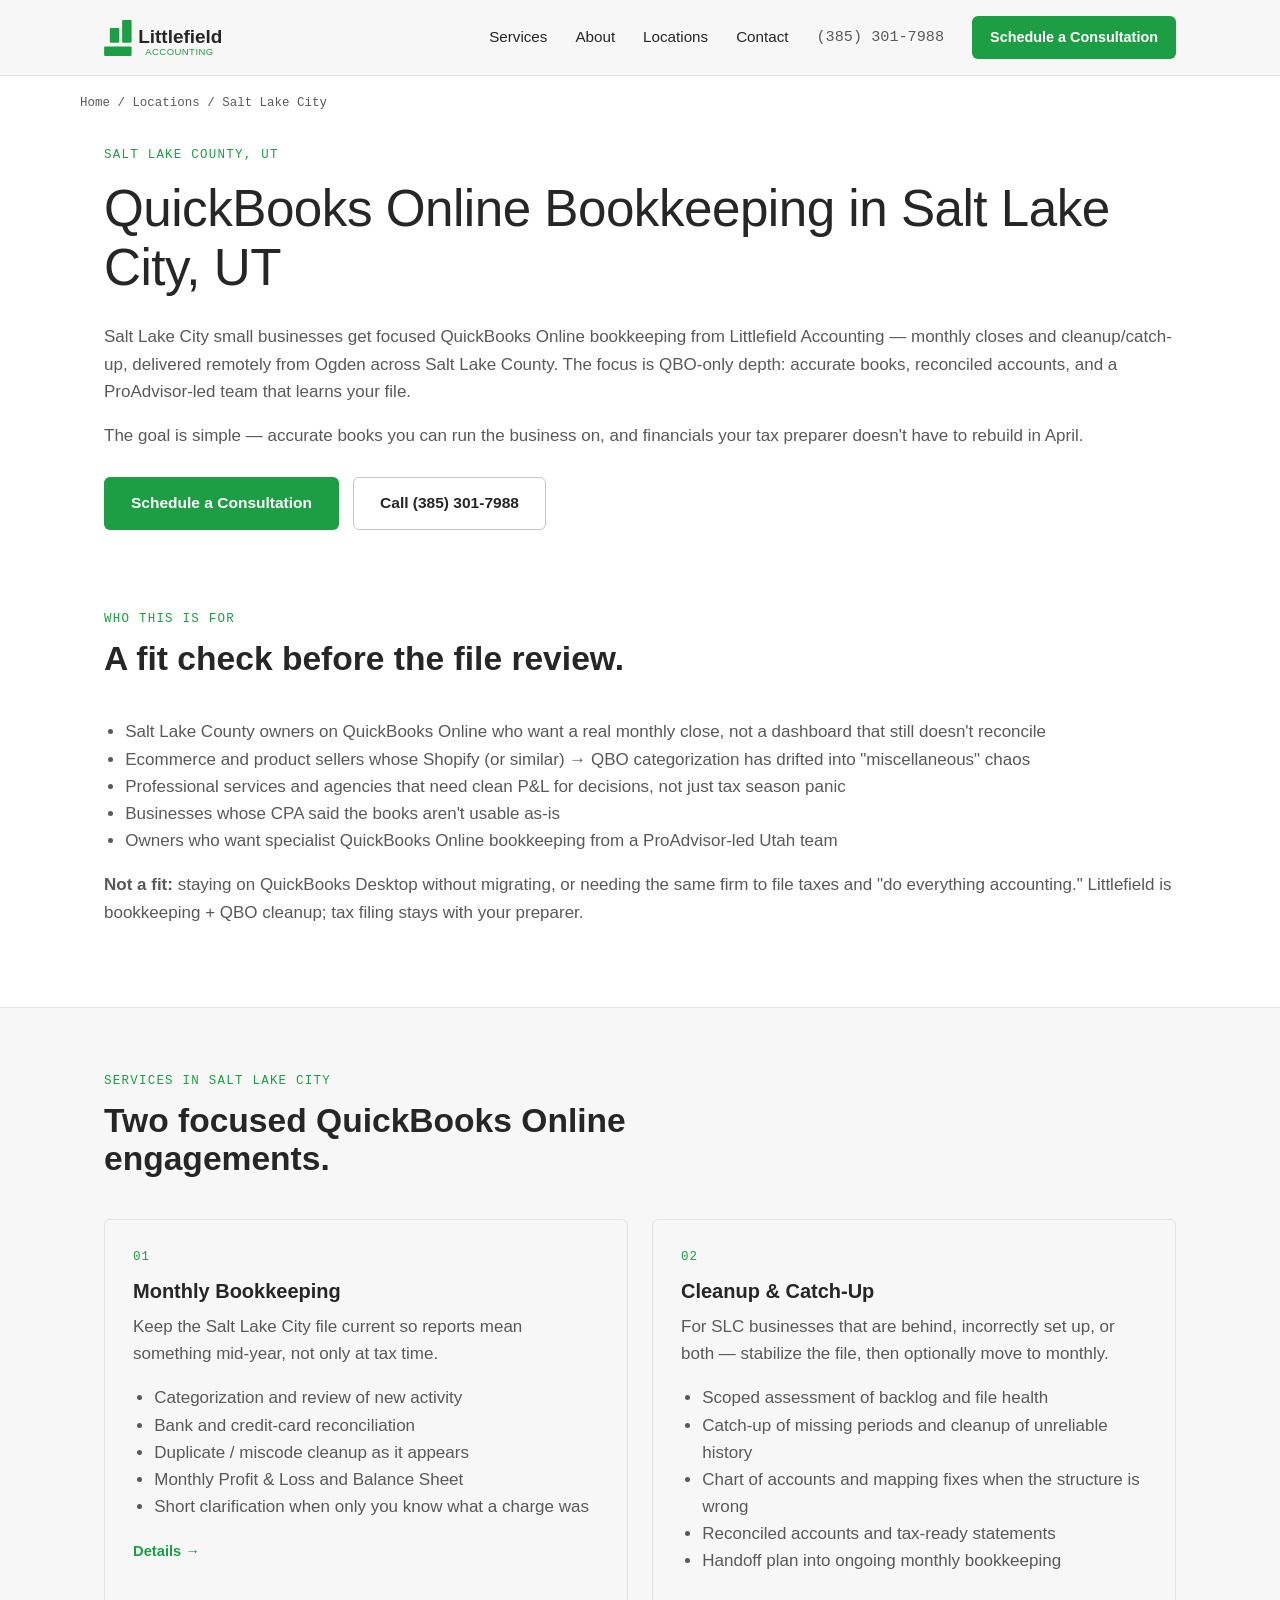
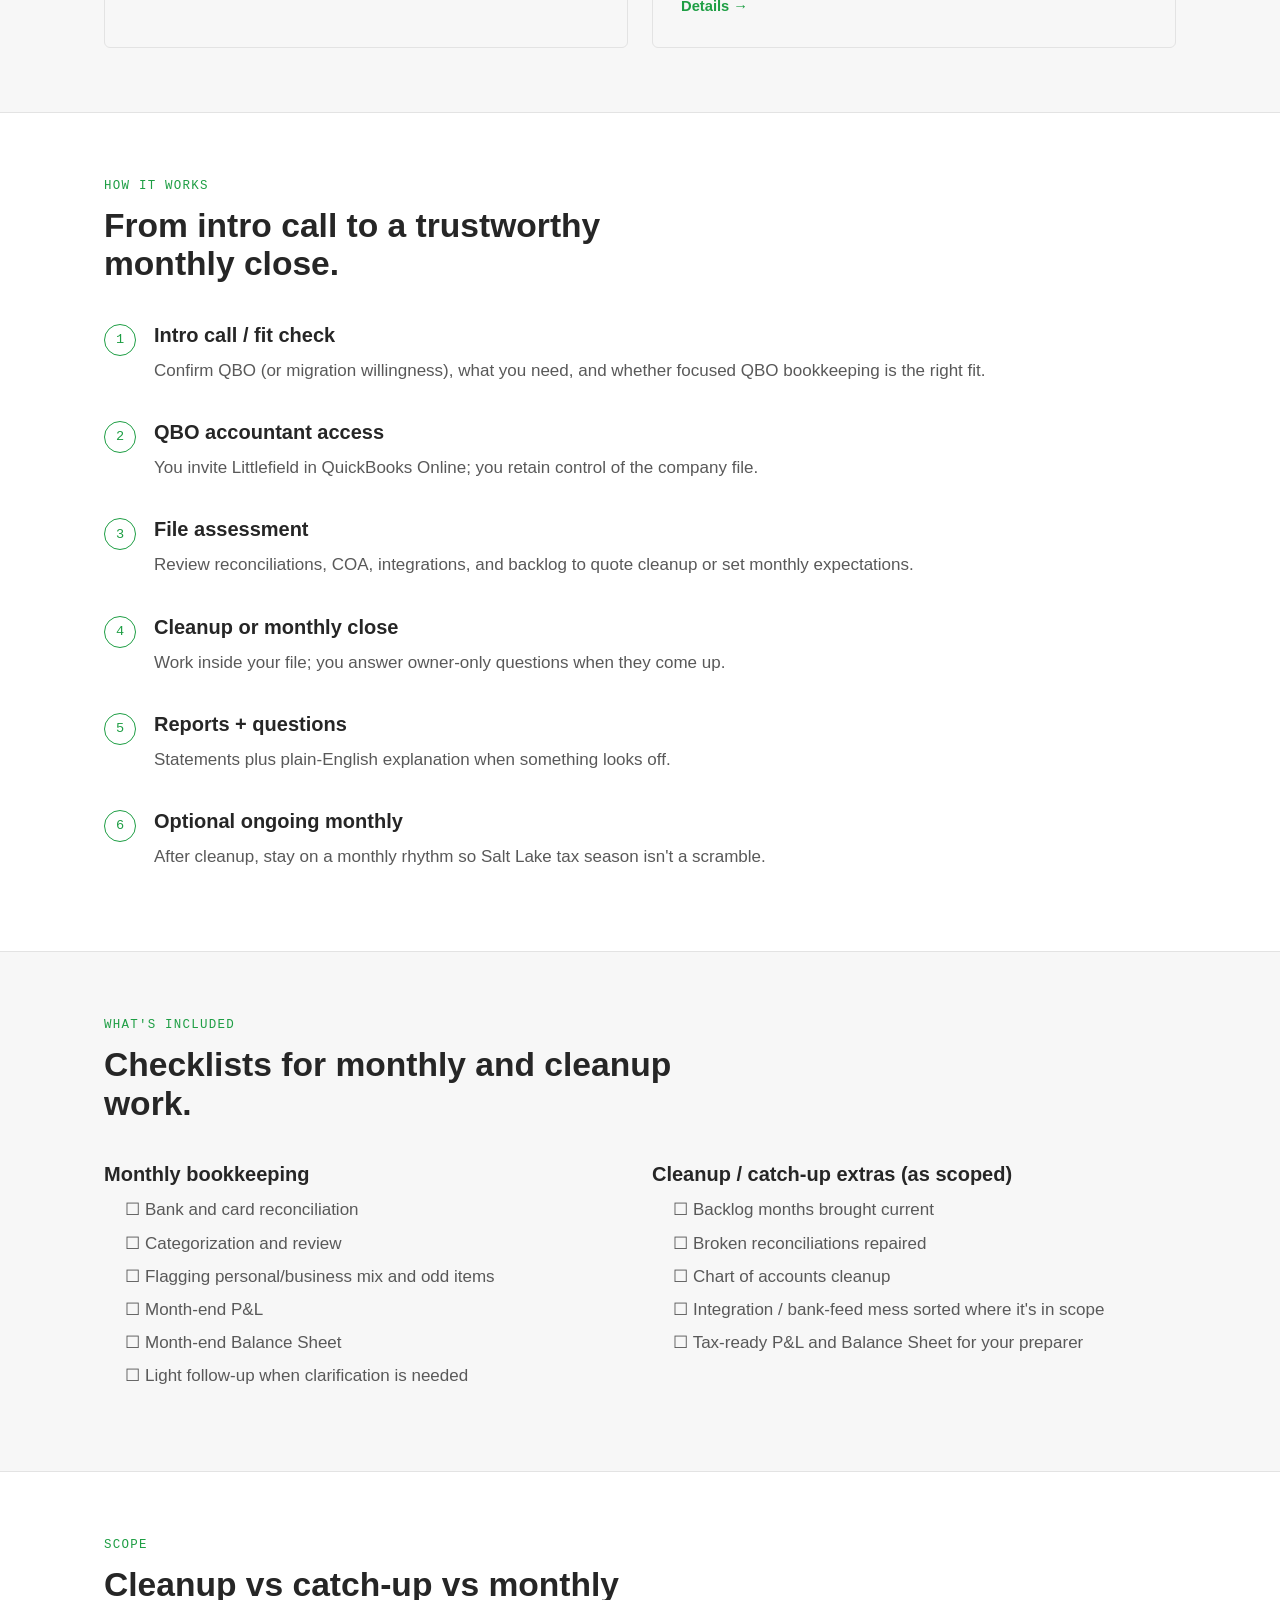
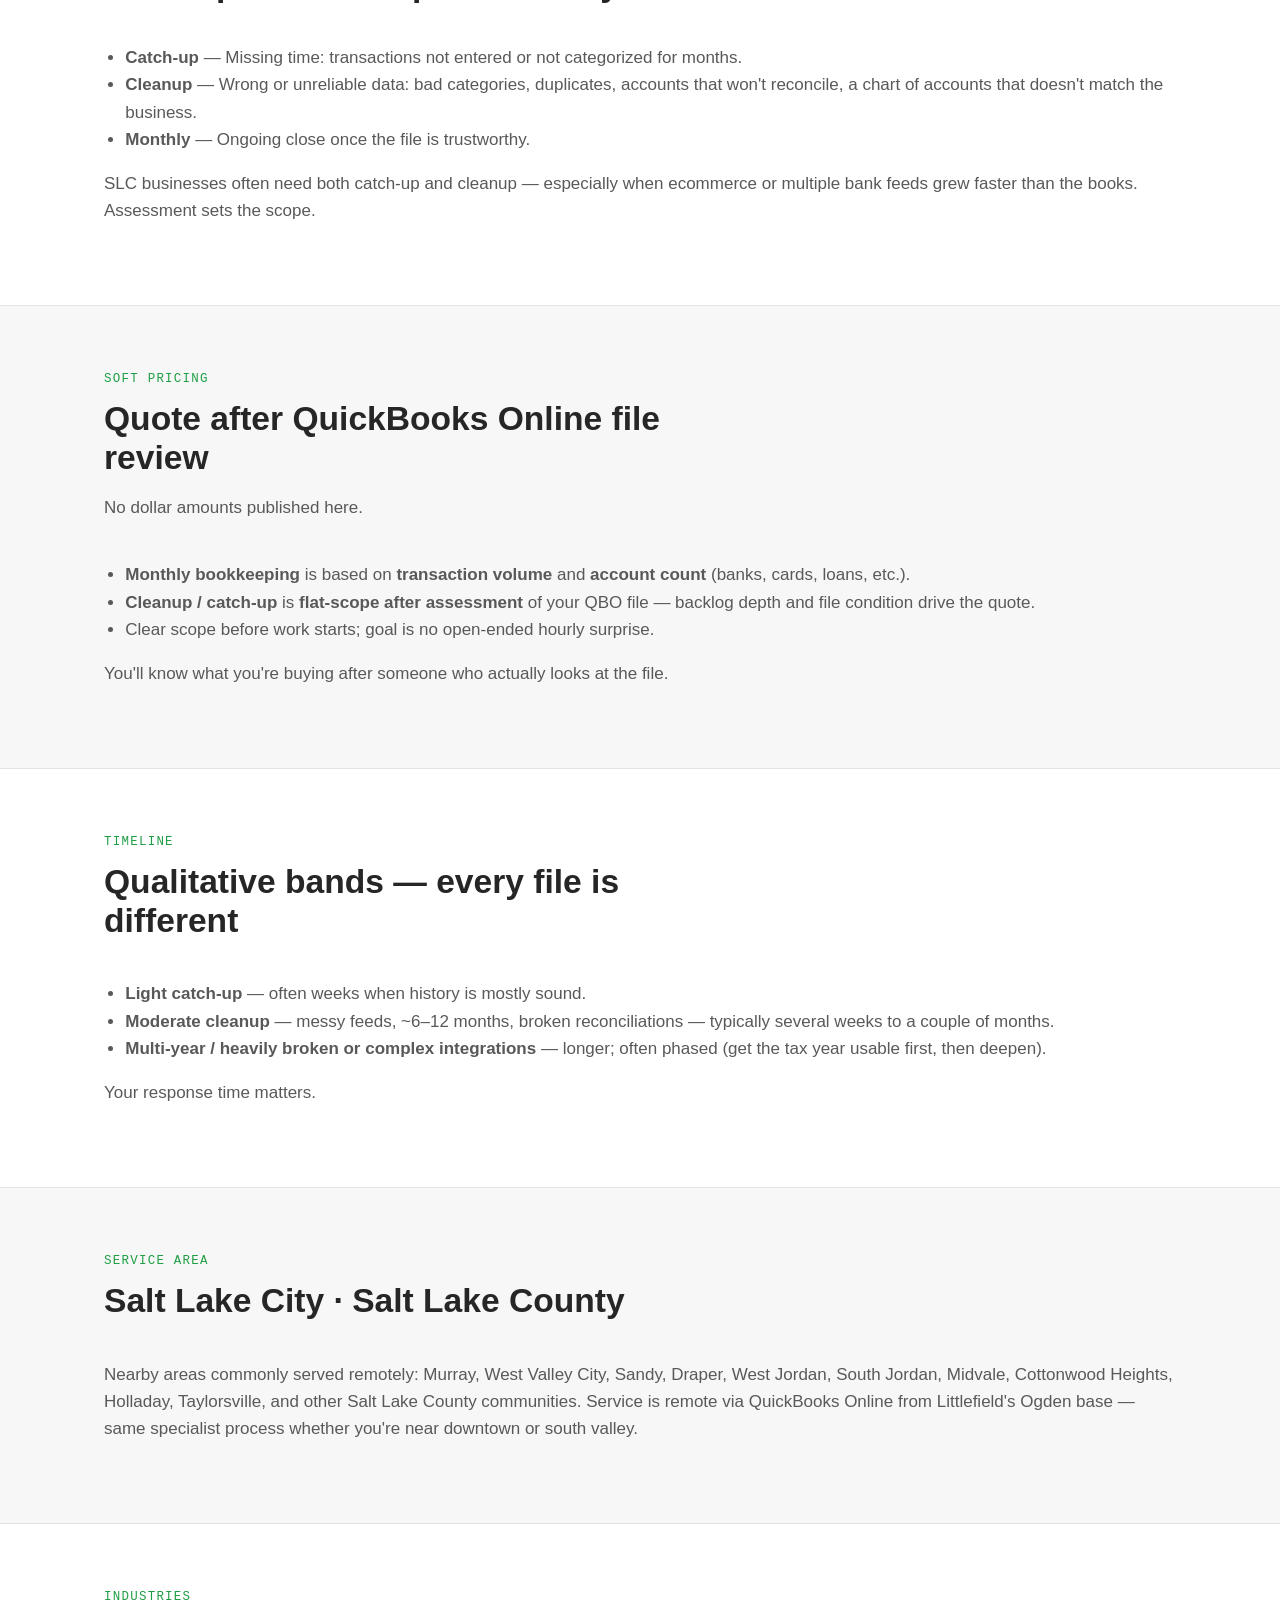
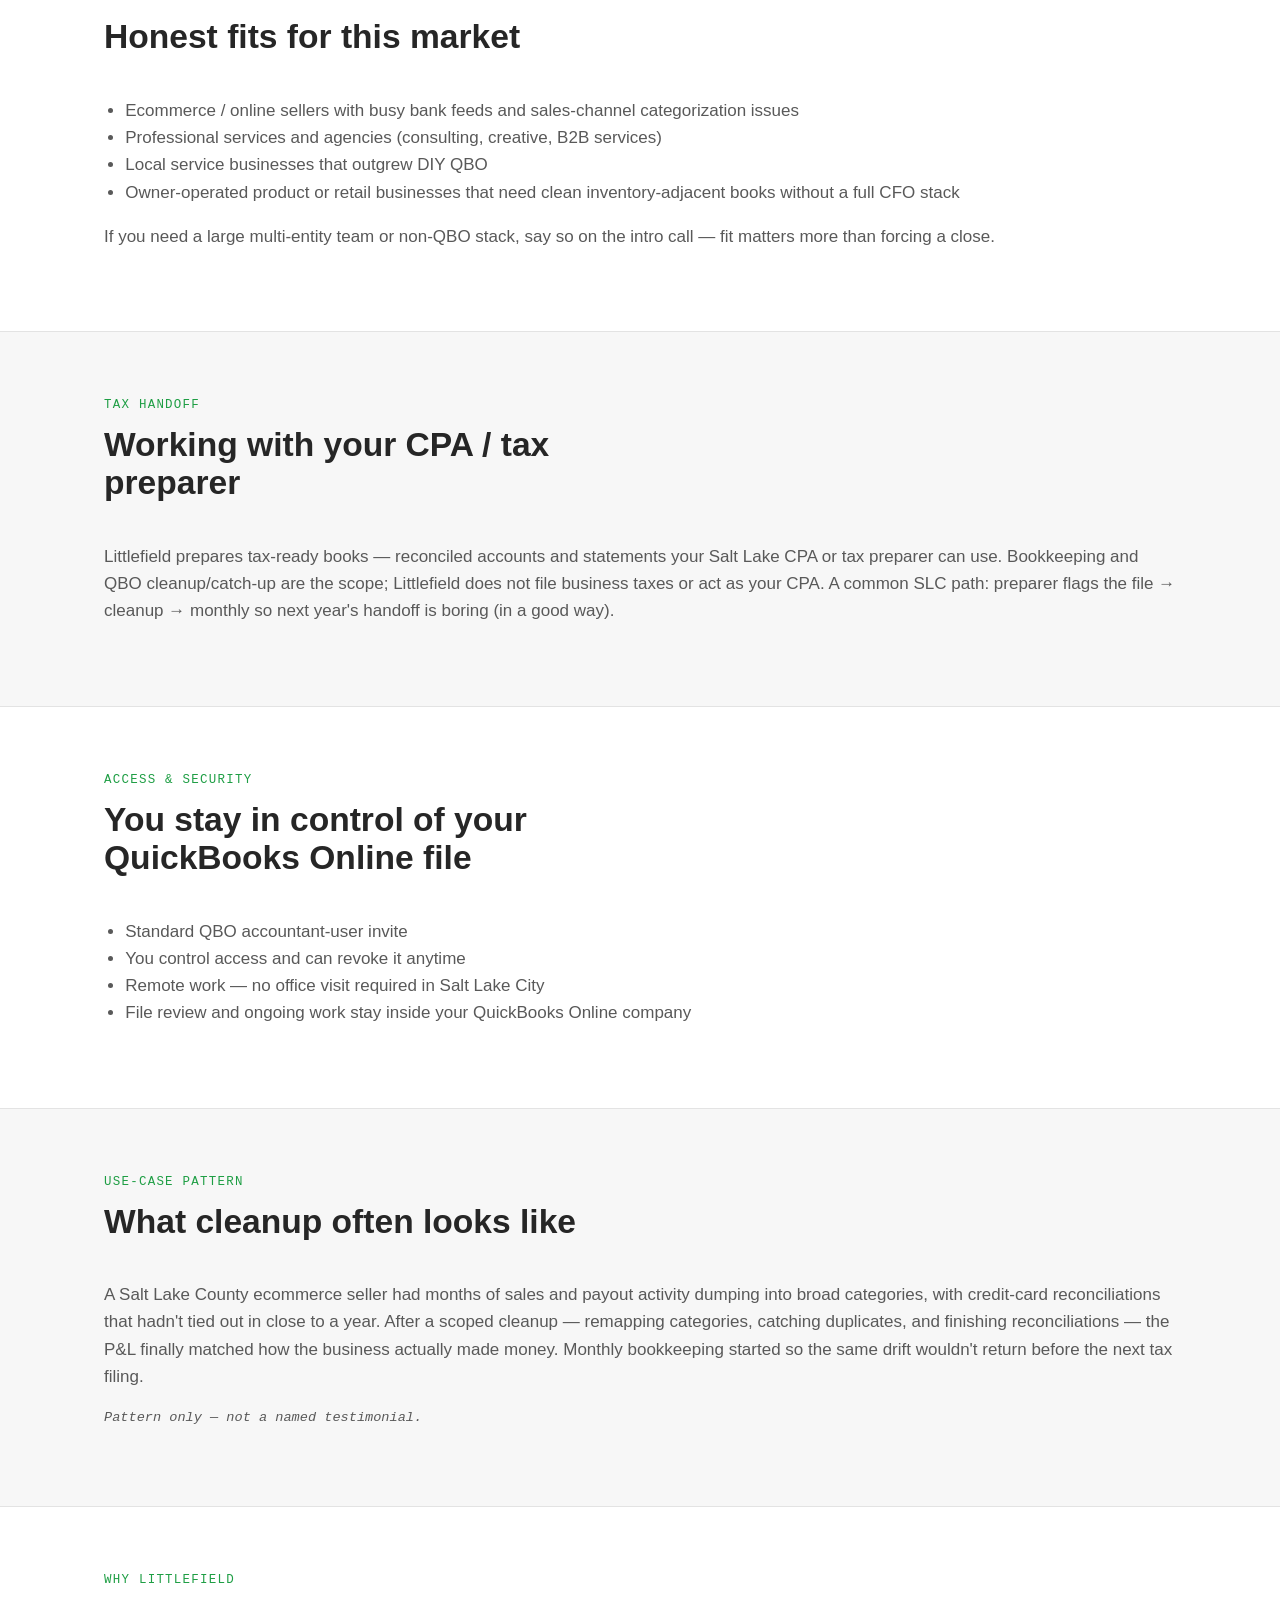
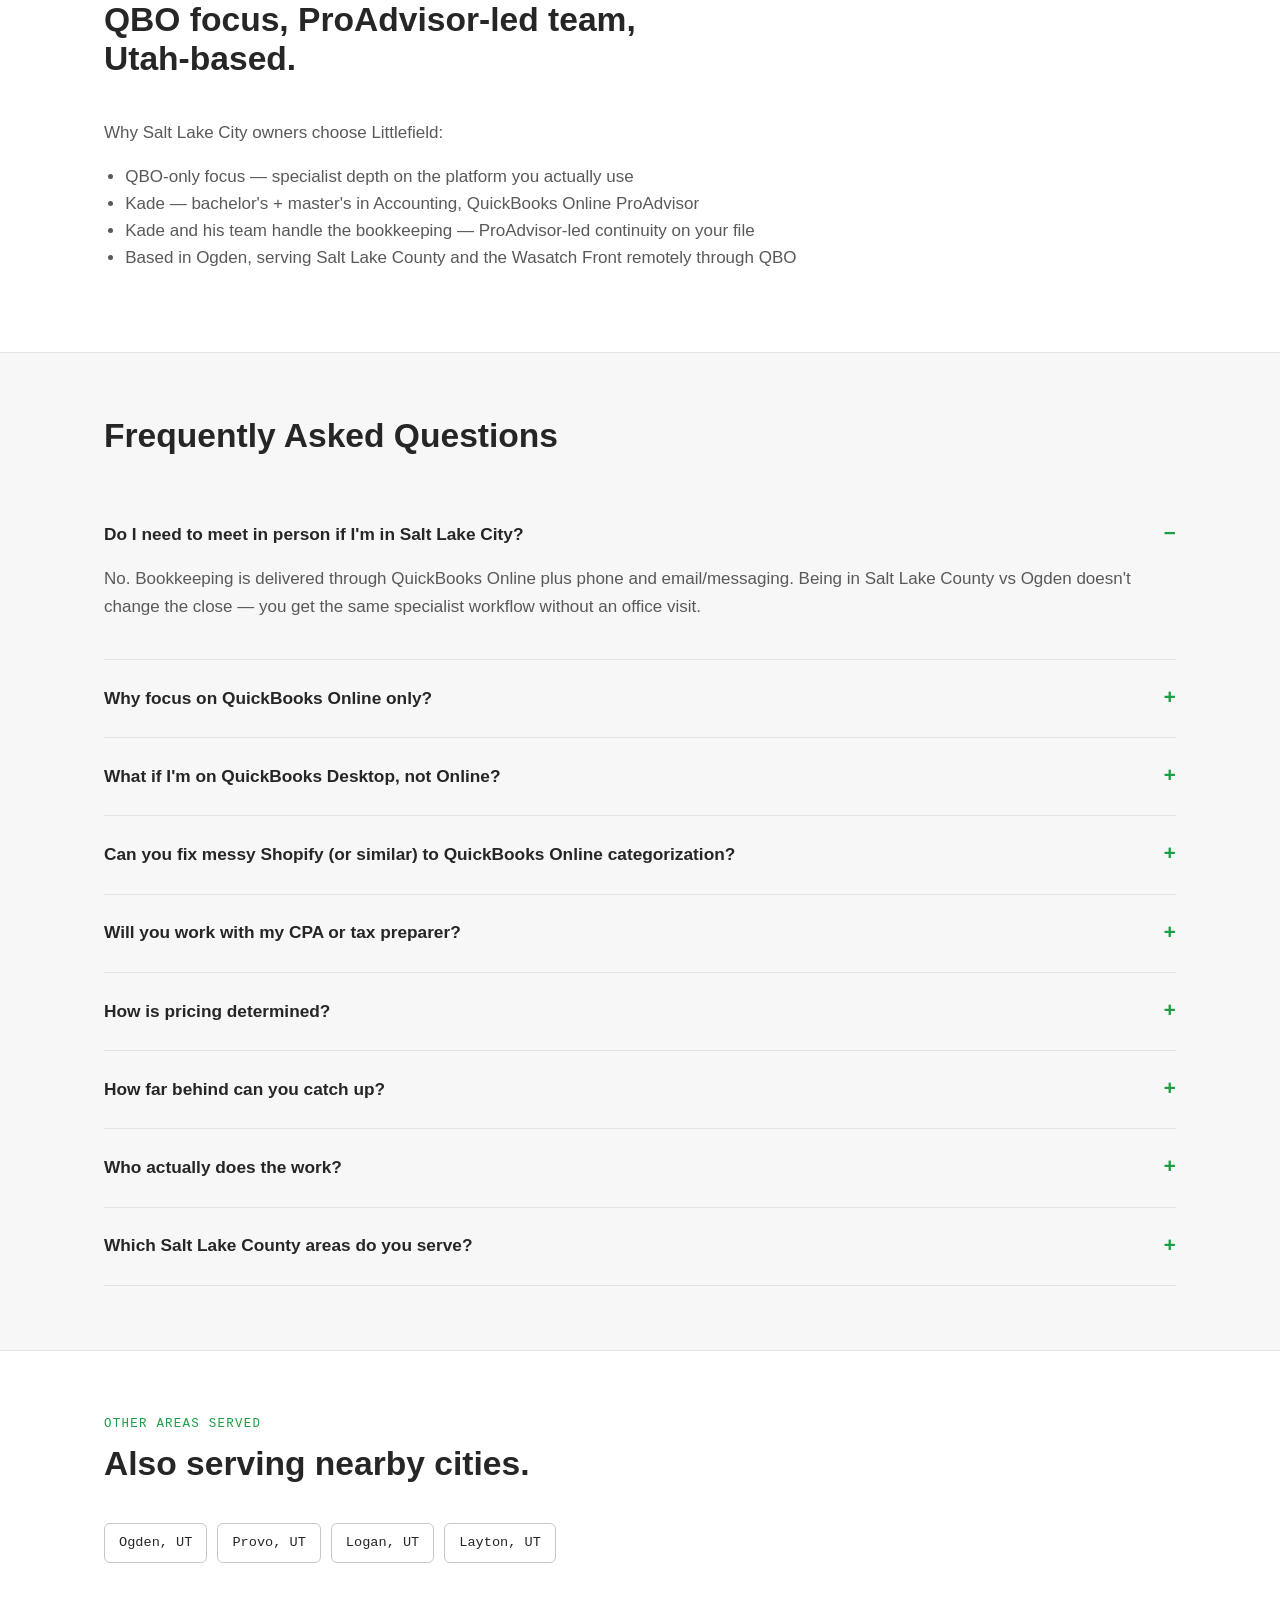
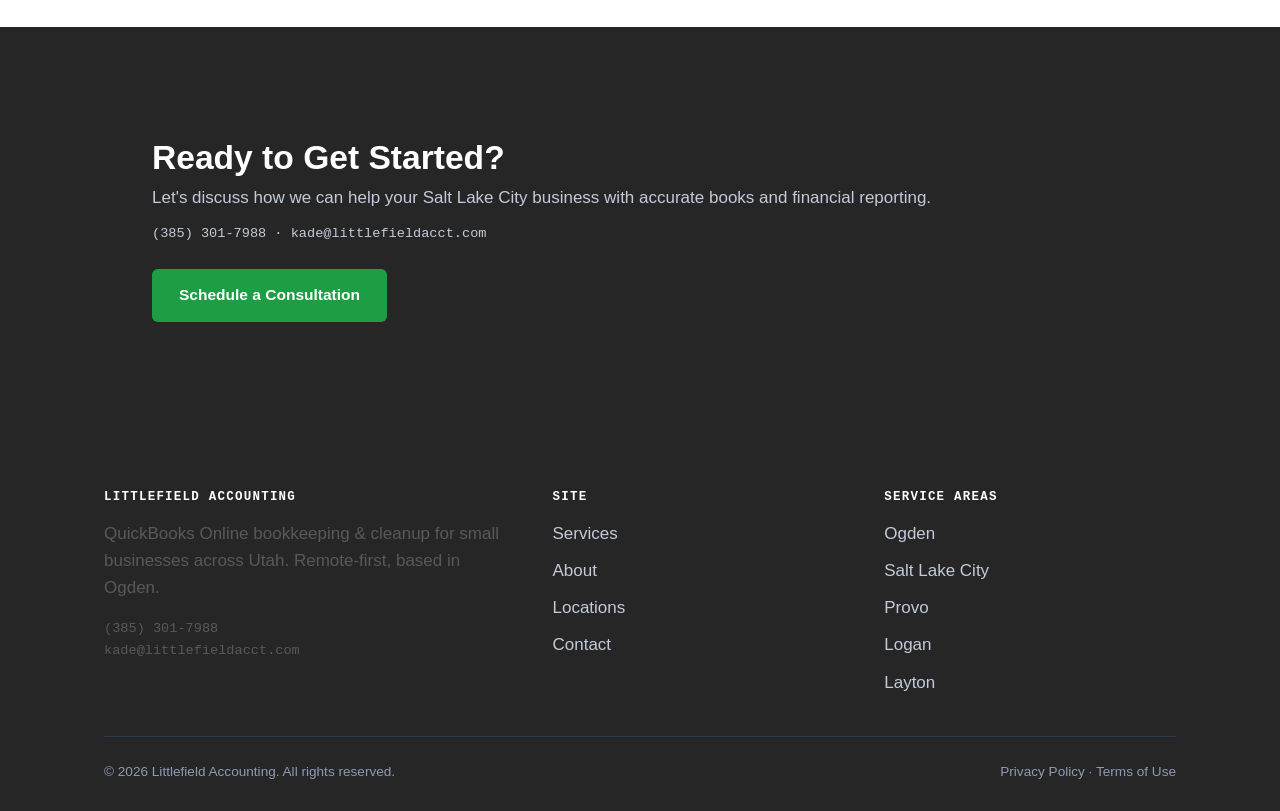
<file: bookkeeping-salt-lake-city-utah.html>
<!DOCTYPE html>
<html lang="en">
<head>
<meta charset="UTF-8">
<meta name="viewport" content="width=device-width, initial-scale=1">
<title>QuickBooks Online Bookkeeping in Salt Lake City, UT | Littlefield Accounting</title>
<meta name="description" content="Monthly QBO bookkeeping and cleanup/catch-up for Salt Lake County small businesses. ProAdvisor-led QBO bookkeeping and cleanup/catch-up &mdash; remote from Ogden across Salt Lake County.">
<link rel="canonical" href="https://www.littlefieldacct.com/bookkeeping-salt-lake-city-utah.html">
<meta property="og:type" content="website">
<meta property="og:title" content="QuickBooks Online Bookkeeping in Salt Lake City, UT | Littlefield Accounting">
<meta property="og:description" content="Monthly QBO bookkeeping and cleanup/catch-up for Salt Lake County small businesses. ProAdvisor-led QBO bookkeeping and cleanup/catch-up &mdash; remote from Ogden across Salt Lake County.">
<meta property="og:url" content="https://www.littlefieldacct.com/bookkeeping-salt-lake-city-utah.html">
<link rel="stylesheet" href="/styles.css">
<link rel="icon" href="/images/favicon.svg" type="image/svg+xml">
<script type="application/ld+json">
{
  "@context": "https://schema.org",
  "@type": "AccountingService",
  "name": "Littlefield Accounting",
  "url": "https://www.littlefieldacct.com/bookkeeping-salt-lake-city-utah.html",
  "telephone": "+1-385-301-7988",
  "address": {
    "@type": "PostalAddress",
    "addressLocality": "Ogden",
    "addressRegion": "UT",
    "addressCountry": "US"
  },
  "areaServed": {
    "@type": "City",
    "name": "Salt Lake City, UT"
  },
  "makesOffer": [
    {
      "@type": "Offer",
      "itemOffered": {
        "@type": "Service",
        "name": "Monthly QuickBooks Online Bookkeeping"
      }
    },
    {
      "@type": "Offer",
      "itemOffered": {
        "@type": "Service",
        "name": "QuickBooks Online Cleanup & Catch-Up"
      }
    }
  ]
}
</script>
<script type="application/ld+json">
{
  "@context": "https://schema.org",
  "@type": "BreadcrumbList",
  "itemListElement": [
    {
      "@type": "ListItem",
      "position": 1,
      "name": "Home",
      "item": "https://www.littlefieldacct.com/"
    },
    {
      "@type": "ListItem",
      "position": 2,
      "name": "Locations",
      "item": "https://www.littlefieldacct.com/locations.html"
    },
    {
      "@type": "ListItem",
      "position": 3,
      "name": "Salt Lake City",
      "item": "https://www.littlefieldacct.com/bookkeeping-salt-lake-city-utah.html"
    }
  ]
}
</script>
<script type="application/ld+json">
{
  "@context": "https://schema.org",
  "@type": "FAQPage",
  "mainEntity": [
    {
      "@type": "Question",
      "name": "Do I need to meet in person if I'm in Salt Lake City?",
      "acceptedAnswer": {
        "@type": "Answer",
        "text": "No. Bookkeeping is delivered through QuickBooks Online plus phone and email/messaging. Being in Salt Lake County vs Ogden doesn't change the close — you get the same specialist workflow without an office visit."
      }
    },
    {
      "@type": "Question",
      "name": "Why focus on QuickBooks Online only?",
      "acceptedAnswer": {
        "@type": "Answer",
        "text": "Littlefield is QBO-only so Kade and his team can go deep on the platform you actually use — reconciliations, categorization, and reporting that finish, scoped after looking at your file."
      }
    },
    {
      "@type": "Question",
      "name": "What if I'm on QuickBooks Desktop, not Online?",
      "acceptedAnswer": {
        "@type": "Answer",
        "text": "Littlefield is Online-only. Desktop users need to migrate to QuickBooks Online (or plan migration) to work together."
      }
    },
    {
      "@type": "Question",
      "name": "Can you fix messy Shopify (or similar) to QuickBooks Online categorization?",
      "acceptedAnswer": {
        "@type": "Answer",
        "text": "Often yes as part of cleanup/monthly, depending on how sales and payouts land in QBO. Assessment looks at the feed pattern before promising a fix path."
      }
    },
    {
      "@type": "Question",
      "name": "Will you work with my CPA or tax preparer?",
      "acceptedAnswer": {
        "@type": "Answer",
        "text": "Yes — tax-ready P&L and Balance Sheet are the handoff. Littlefield does not file your taxes."
      }
    },
    {
      "@type": "Question",
      "name": "How is pricing determined?",
      "acceptedAnswer": {
        "@type": "Answer",
        "text": "Soft pricing: monthly based on transaction volume and account count; cleanup flat-scoped after QBO file review. No dollar amounts published here."
      }
    },
    {
      "@type": "Question",
      "name": "How far behind can you catch up?",
      "acceptedAnswer": {
        "@type": "Answer",
        "text": "From a few months to multi-year — scoped by backlog and file condition. Severely broken files may be phased."
      }
    },
    {
      "@type": "Question",
      "name": "Who actually does the work?",
      "acceptedAnswer": {
        "@type": "Answer",
        "text": "Kade and his team. Kade Littlefield, a QuickBooks Online ProAdvisor and owner, leads the work on your file."
      }
    },
    {
      "@type": "Question",
      "name": "Which Salt Lake County areas do you serve?",
      "acceptedAnswer": {
        "@type": "Answer",
        "text": "Salt Lake City and nearby communities including Murray, West Valley, Sandy, Draper, West Jordan, South Jordan, and other Salt Lake County towns — remotely via QBO."
      }
    }
  ]
}
</script>
</head>
<body>

<header class="site-header">
  <div class="header-inner">
    <a href="/" class="brand"><img src="/images/logo.svg" alt="Littlefield Accounting" height="36" width="149"></a>
    <button class="mobile-toggle" aria-expanded="false" aria-controls="main-nav" onclick="document.getElementById('main-nav').classList.toggle('open'); this.setAttribute('aria-expanded', this.getAttribute('aria-expanded')==='true'?'false':'true')">Menu</button>
    <nav class="main-nav" id="main-nav">
      <a href="/services.html">Services</a>
      <a href="/about.html">About</a>
      <a href="/locations.html">Locations</a>
      <a href="/contact.html">Contact</a>
      <a href="tel:+13853017988" class="nav-phone">(385) 301-7988</a>
      <a href="/contact.html" class="nav-cta">Schedule a Consultation</a>
    </nav>
  </div>
</header>

<div class="container breadcrumb"><a href="/">Home</a> / <a href="/locations.html">Locations</a> / Salt Lake City</div>

<main>
  <section style="padding-top:32px;">
    <div class="container">
      <span class="eyebrow">Salt Lake County, UT</span>
      <h1>QuickBooks Online Bookkeeping in Salt Lake City, UT</h1>
      <p class="lead">Salt Lake City small businesses get focused QuickBooks Online bookkeeping from Littlefield Accounting &mdash; monthly closes and cleanup/catch-up, delivered remotely from Ogden across Salt Lake County. The focus is QBO-only depth: accurate books, reconciled accounts, and a ProAdvisor-led team that learns your file.</p>
      <p>The goal is simple &mdash; accurate books you can run the business on, and financials your tax preparer doesn&#39;t have to rebuild in April.</p>
      <div class="cta-row">
        <a href="/contact.html" class="btn btn-primary">Schedule a Consultation</a>
        <a href="tel:+13853017988" class="btn btn-secondary">Call (385) 301-7988</a>
      </div>
    </div>
  </section>

  <section style="padding-top:16px;">
    <div class="container">
      <div class="section-head">
        <span class="eyebrow">Who this is for</span>
        <h2>A fit check before the file review.</h2>
      </div>
        <ul style="margin:0 0 1em;padding-left:1.25em;color:var(--ink-soft);">
          <li>Salt Lake County owners on QuickBooks Online who want a real monthly close, not a dashboard that still doesn&#39;t reconcile</li>
          <li>Ecommerce and product sellers whose Shopify (or similar) → QBO categorization has drifted into &quot;miscellaneous&quot; chaos</li>
          <li>Professional services and agencies that need clean P&amp;L for decisions, not just tax season panic</li>
          <li>Businesses whose CPA said the books aren&#39;t usable as-is</li>
          <li>Owners who want specialist QuickBooks Online bookkeeping from a ProAdvisor-led Utah team</li>
        </ul>
      <p><strong>Not a fit:</strong> staying on QuickBooks Desktop without migrating, or needing the same firm to file taxes and &quot;do everything accounting.&quot; Littlefield is bookkeeping + QBO cleanup; tax filing stays with your preparer.</p>
    </div>
  </section>

  <section class="bg-raised">
    <div class="container">
      <div class="section-head">
        <span class="eyebrow">Services in Salt Lake City</span>
        <h2>Two focused QuickBooks Online engagements.</h2>
      </div>
      <div class="grid grid-2">
        <div class="card">
          <span class="num">01</span>
          <h3>Monthly Bookkeeping</h3>
          <p>Keep the Salt Lake City file current so reports mean something mid-year, not only at tax time.</p>
        <ul style="margin:0 0 1em;padding-left:1.25em;color:var(--ink-soft);">
          <li>Categorization and review of new activity</li>
          <li>Bank and credit-card reconciliation</li>
          <li>Duplicate / miscode cleanup as it appears</li>
          <li>Monthly Profit &amp; Loss and Balance Sheet</li>
          <li>Short clarification when only you know what a charge was</li>
        </ul>
          <a href="/monthly-bookkeeping-quickbooks-online.html" class="card-link">Details &rarr;</a>
        </div>
        <div class="card">
          <span class="num">02</span>
          <h3>Cleanup &amp; Catch-Up</h3>
          <p>For SLC businesses that are behind, incorrectly set up, or both &mdash; stabilize the file, then optionally move to monthly.</p>
        <ul style="margin:0 0 1em;padding-left:1.25em;color:var(--ink-soft);">
          <li>Scoped assessment of backlog and file health</li>
          <li>Catch-up of missing periods and cleanup of unreliable history</li>
          <li>Chart of accounts and mapping fixes when the structure is wrong</li>
          <li>Reconciled accounts and tax-ready statements</li>
          <li>Handoff plan into ongoing monthly bookkeeping</li>
        </ul>
          <a href="/quickbooks-cleanup-catchup.html" class="card-link">Details &rarr;</a>
        </div>
      </div>
    </div>
  </section>

  <section>
    <div class="container">
      <div class="section-head">
        <span class="eyebrow">How it works</span>
        <h2>From intro call to a trustworthy monthly close.</h2>
      </div>
      <div class="steps">
        <div class="step">
          <span class="step-num">1</span>
          <div><h3>Intro call / fit check</h3><p>Confirm QBO (or migration willingness), what you need, and whether focused QBO bookkeeping is the right fit.</p></div>
        </div>
        <div class="step">
          <span class="step-num">2</span>
          <div><h3>QBO accountant access</h3><p>You invite Littlefield in QuickBooks Online; you retain control of the company file.</p></div>
        </div>
        <div class="step">
          <span class="step-num">3</span>
          <div><h3>File assessment</h3><p>Review reconciliations, COA, integrations, and backlog to quote cleanup or set monthly expectations.</p></div>
        </div>
        <div class="step">
          <span class="step-num">4</span>
          <div><h3>Cleanup or monthly close</h3><p>Work inside your file; you answer owner-only questions when they come up.</p></div>
        </div>
        <div class="step">
          <span class="step-num">5</span>
          <div><h3>Reports + questions</h3><p>Statements plus plain-English explanation when something looks off.</p></div>
        </div>
        <div class="step">
          <span class="step-num">6</span>
          <div><h3>Optional ongoing monthly</h3><p>After cleanup, stay on a monthly rhythm so Salt Lake tax season isn&#39;t a scramble.</p></div>
        </div>
      </div>
    </div>
  </section>

  <section class="bg-raised">
    <div class="container">
      <div class="section-head">
        <span class="eyebrow">What's included</span>
        <h2>Checklists for monthly and cleanup work.</h2>
      </div>
      <div class="grid grid-2">
        <div>
          <h3>Monthly bookkeeping</h3>
        <ul style="margin:0 0 1em;padding-left:1.25em;color:var(--ink-soft);list-style:none;">
          <li style="margin-bottom:6px;">&#9744; Bank and card reconciliation</li>
          <li style="margin-bottom:6px;">&#9744; Categorization and review</li>
          <li style="margin-bottom:6px;">&#9744; Flagging personal/business mix and odd items</li>
          <li style="margin-bottom:6px;">&#9744; Month-end P&amp;L</li>
          <li style="margin-bottom:6px;">&#9744; Month-end Balance Sheet</li>
          <li style="margin-bottom:6px;">&#9744; Light follow-up when clarification is needed</li>
        </ul>
        </div>
        <div>
          <h3>Cleanup / catch-up extras (as scoped)</h3>
        <ul style="margin:0 0 1em;padding-left:1.25em;color:var(--ink-soft);list-style:none;">
          <li style="margin-bottom:6px;">&#9744; Backlog months brought current</li>
          <li style="margin-bottom:6px;">&#9744; Broken reconciliations repaired</li>
          <li style="margin-bottom:6px;">&#9744; Chart of accounts cleanup</li>
          <li style="margin-bottom:6px;">&#9744; Integration / bank-feed mess sorted where it&#39;s in scope</li>
          <li style="margin-bottom:6px;">&#9744; Tax-ready P&amp;L and Balance Sheet for your preparer</li>
        </ul>
        </div>
      </div>
    </div>
  </section>

  <section>
    <div class="container">
      <div class="section-head">
        <span class="eyebrow">Scope</span>
        <h2>Cleanup vs catch-up vs monthly</h2>
      </div>
      <ul style="margin:0 0 1em;padding-left:1.25em;color:var(--ink-soft);">
          <li><strong>Catch-up</strong> — Missing time: transactions not entered or not categorized for months.</li>
          <li><strong>Cleanup</strong> — Wrong or unreliable data: bad categories, duplicates, accounts that won't reconcile, a chart of accounts that doesn't match the business.</li>
          <li><strong>Monthly</strong> — Ongoing close once the file is trustworthy.</li>
        </ul>
        <p>SLC businesses often need both catch-up and cleanup — especially when ecommerce or multiple bank feeds grew faster than the books. Assessment sets the scope.</p>
    </div>
  </section>

  <section class="bg-raised">
    <div class="container">
      <div class="section-head">
        <span class="eyebrow">Soft pricing</span>
        <h2>Quote after QuickBooks Online file review</h2>
        <p>No dollar amounts published here.</p>
      </div>
      <ul style="margin:0 0 1em;padding-left:1.25em;color:var(--ink-soft);">
        <li><strong>Monthly bookkeeping</strong> is based on <strong>transaction volume</strong> and <strong>account count</strong> (banks, cards, loans, etc.).</li>
        <li><strong>Cleanup / catch-up</strong> is <strong>flat-scope after assessment</strong> of your QBO file — backlog depth and file condition drive the quote.</li>
        <li>Clear scope before work starts; goal is no open-ended hourly surprise.</li>
      </ul>
      <p>You&#39;ll know what you&#39;re buying after someone who actually looks at the file.</p>
    </div>
  </section>

  <section>
    <div class="container">
      <div class="section-head">
        <span class="eyebrow">Timeline</span>
        <h2>Qualitative bands — every file is different</h2>
      </div>
      <ul style="margin:0 0 1em;padding-left:1.25em;color:var(--ink-soft);">
          <li><strong>Light catch-up</strong> — often weeks when history is mostly sound.</li>
          <li><strong>Moderate cleanup</strong> — messy feeds, ~6&ndash;12 months, broken reconciliations &mdash; typically several weeks to a couple of months.</li>
          <li><strong>Multi-year / heavily broken or complex integrations</strong> — longer; often phased (get the tax year usable first, then deepen).</li>
      </ul>
      <p>Your response time matters.</p>
    </div>
  </section>

  <section class="bg-raised">
    <div class="container">
      <div class="section-head">
        <span class="eyebrow">Service area</span>
        <h2>Salt Lake City · Salt Lake County</h2>
      </div>
      <p>Nearby areas commonly served remotely: Murray, West Valley City, Sandy, Draper, West Jordan, South Jordan, Midvale, Cottonwood Heights, Holladay, Taylorsville, and other Salt Lake County communities. Service is remote via QuickBooks Online from Littlefield&#39;s Ogden base &mdash; same specialist process whether you&#39;re near downtown or south valley.</p>
    </div>
  </section>

  <section>
    <div class="container">
      <div class="section-head">
        <span class="eyebrow">Industries</span>
        <h2>Honest fits for this market</h2>
      </div>
        <ul style="margin:0 0 1em;padding-left:1.25em;color:var(--ink-soft);">
          <li>Ecommerce / online sellers with busy bank feeds and sales-channel categorization issues</li>
          <li>Professional services and agencies (consulting, creative, B2B services)</li>
          <li>Local service businesses that outgrew DIY QBO</li>
          <li>Owner-operated product or retail businesses that need clean inventory-adjacent books without a full CFO stack</li>
        </ul>
        <p>If you need a large multi-entity team or non-QBO stack, say so on the intro call &mdash; fit matters more than forcing a close.</p>
    </div>
  </section>

  <section class="bg-raised">
    <div class="container">
      <div class="section-head">
        <span class="eyebrow">Tax handoff</span>
        <h2>Working with your CPA / tax preparer</h2>
      </div>
      <p>Littlefield prepares tax-ready books &mdash; reconciled accounts and statements your Salt Lake CPA or tax preparer can use. Bookkeeping and QBO cleanup/catch-up are the scope; Littlefield does not file business taxes or act as your CPA. A common SLC path: preparer flags the file → cleanup → monthly so next year&#39;s handoff is boring (in a good way).</p>
    </div>
  </section>

  <section>
    <div class="container">
      <div class="section-head">
        <span class="eyebrow">Access &amp; security</span>
        <h2>You stay in control of your QuickBooks Online file</h2>
      </div>
        <ul style="margin:0 0 1em;padding-left:1.25em;color:var(--ink-soft);">
          <li>Standard QBO accountant-user invite</li>
          <li>You control access and can revoke it anytime</li>
          <li>Remote work &mdash; no office visit required in Salt Lake City</li>
          <li>File review and ongoing work stay inside your QuickBooks Online company</li>
        </ul>
    </div>
  </section>

  <section class="bg-raised">
    <div class="container">
      <div class="section-head">
        <span class="eyebrow">Use-case pattern</span>
        <h2>What cleanup often looks like</h2>
      </div>
      <p>A Salt Lake County ecommerce seller had months of sales and payout activity dumping into broad categories, with credit-card reconciliations that hadn&#39;t tied out in close to a year. After a scoped cleanup &mdash; remapping categories, catching duplicates, and finishing reconciliations &mdash; the P&amp;L finally matched how the business actually made money. Monthly bookkeeping started so the same drift wouldn&#39;t return before the next tax filing.</p>
      <p class="mono small"><em>Pattern only — not a named testimonial.</em></p>
    </div>
  </section>

  <section>
    <div class="container">
      <div class="section-head">
        <span class="eyebrow">Why Littlefield</span>
        <h2>QBO focus, ProAdvisor-led team, Utah-based.</h2>
      </div>
      <p>Why Salt Lake City owners choose Littlefield:</p>
                <ul style="margin:0 0 1em;padding-left:1.25em;color:var(--ink-soft);">
          <li>QBO-only focus &mdash; specialist depth on the platform you actually use</li>
          <li>Kade &mdash; bachelor&#39;s + master&#39;s in Accounting, QuickBooks Online ProAdvisor</li>
          <li>Kade and his team handle the bookkeeping &mdash; ProAdvisor-led continuity on your file</li>
          <li>Based in Ogden, serving Salt Lake County and the Wasatch Front remotely through QBO</li>
        </ul>
    </div>
  </section>

  <section class="bg-raised">
    <div class="container">
      <div class="section-head"><h2>Frequently Asked Questions</h2></div>
      <details class="faq-item" open>
        <summary>Do I need to meet in person if I&#39;m in Salt Lake City?</summary>
        <p>No. Bookkeeping is delivered through QuickBooks Online plus phone and email/messaging. Being in Salt Lake County vs Ogden doesn&#39;t change the close &mdash; you get the same specialist workflow without an office visit.</p>
      </details>
      <details class="faq-item">
        <summary>Why focus on QuickBooks Online only?</summary>
        <p>Littlefield is QBO-only so Kade and his team can go deep on the platform you actually use &mdash; reconciliations, categorization, and reporting that finish, scoped after looking at your file.</p>
      </details>
      <details class="faq-item">
        <summary>What if I&#39;m on QuickBooks Desktop, not Online?</summary>
        <p>Littlefield is Online-only. Desktop users need to migrate to QuickBooks Online (or plan migration) to work together.</p>
      </details>
      <details class="faq-item">
        <summary>Can you fix messy Shopify (or similar) to QuickBooks Online categorization?</summary>
        <p>Often yes as part of cleanup/monthly, depending on how sales and payouts land in QBO. Assessment looks at the feed pattern before promising a fix path.</p>
      </details>
      <details class="faq-item">
        <summary>Will you work with my CPA or tax preparer?</summary>
        <p>Yes &mdash; tax-ready P&amp;L and Balance Sheet are the handoff. Littlefield does not file your taxes.</p>
      </details>
      <details class="faq-item">
        <summary>How is pricing determined?</summary>
        <p>Soft pricing: monthly based on transaction volume and account count; cleanup flat-scoped after QBO file review. No dollar amounts published here.</p>
      </details>
      <details class="faq-item">
        <summary>How far behind can you catch up?</summary>
        <p>From a few months to multi-year &mdash; scoped by backlog and file condition. Severely broken files may be phased.</p>
      </details>
      <details class="faq-item">
        <summary>Who actually does the work?</summary>
        <p>Kade and his team. Kade Littlefield, a QuickBooks Online ProAdvisor and owner, leads the work on your file.</p>
      </details>
      <details class="faq-item">
        <summary>Which Salt Lake County areas do you serve?</summary>
        <p>Salt Lake City and nearby communities including Murray, West Valley, Sandy, Draper, West Jordan, South Jordan, and other Salt Lake County towns &mdash; remotely via QBO.</p>
      </details>
    </div>
  </section>

  <section>
    <div class="container">
      <div class="section-head"><span class="eyebrow">Other areas served</span><h2>Also serving nearby cities.</h2></div>
      <div class="city-strip">
        <a href="/bookkeeping-ogden-utah.html" class="city-chip">Ogden, UT</a>
        <a href="/bookkeeping-provo-utah.html" class="city-chip">Provo, UT</a>
        <a href="/bookkeeping-logan-utah.html" class="city-chip">Logan, UT</a>
        <a href="/bookkeeping-layton-utah.html" class="city-chip">Layton, UT</a>
      </div>
    </div>
  </section>

  <section class="bg-ink">
    <div class="container">
      <div class="cta-band">
        <div>
          <h2>Ready to Get Started?</h2>
          <p>Let&#39;s discuss how we can help your Salt Lake City business with accurate books and financial reporting.</p>
          <p class="mono small" style="margin-top:12px;">(385) 301-7988 &middot; kade@littlefieldacct.com</p>
        </div>
        <a href="/contact.html" class="btn btn-primary">Schedule a Consultation</a>
      </div>
    </div>
  </section>
</main>

<footer class="site-footer">
  <div class="container">
    <div class="footer-grid">
      <div>
        <h4>Littlefield Accounting</h4>
        <p>QuickBooks Online bookkeeping &amp; cleanup for small businesses across Utah. Remote-first, based in Ogden.</p>
        <p class="mono small">(385) 301-7988<br>kade@littlefieldacct.com</p>
      </div>
      <div>
        <h4>Site</h4>
        <div class="footer-links">
          <a href="/services.html">Services</a>
          <a href="/about.html">About</a>
          <a href="/locations.html">Locations</a>
          <a href="/contact.html">Contact</a>
        </div>
      </div>
      <div>
        <h4>Service Areas</h4>
        <div class="footer-links">
          <a href="/bookkeeping-ogden-utah.html">Ogden</a>
          <a href="/bookkeeping-salt-lake-city-utah.html">Salt Lake City</a>
          <a href="/bookkeeping-provo-utah.html">Provo</a>
          <a href="/bookkeeping-logan-utah.html">Logan</a>
          <a href="/bookkeeping-layton-utah.html">Layton</a>
        </div>
      </div>
    </div>
    <div class="footer-bottom">
      <span>&copy; 2026 Littlefield Accounting. All rights reserved.</span>
      <span><a href="/privacy-policy.html">Privacy Policy</a> &middot; <a href="/terms-of-service.html">Terms of Use</a></span>
    </div>
  </div>
</footer>

<div class="mobile-call-bar"><a href="tel:+13853017988">Call (385) 301-7988</a></div>

</body>
</html>
</file>
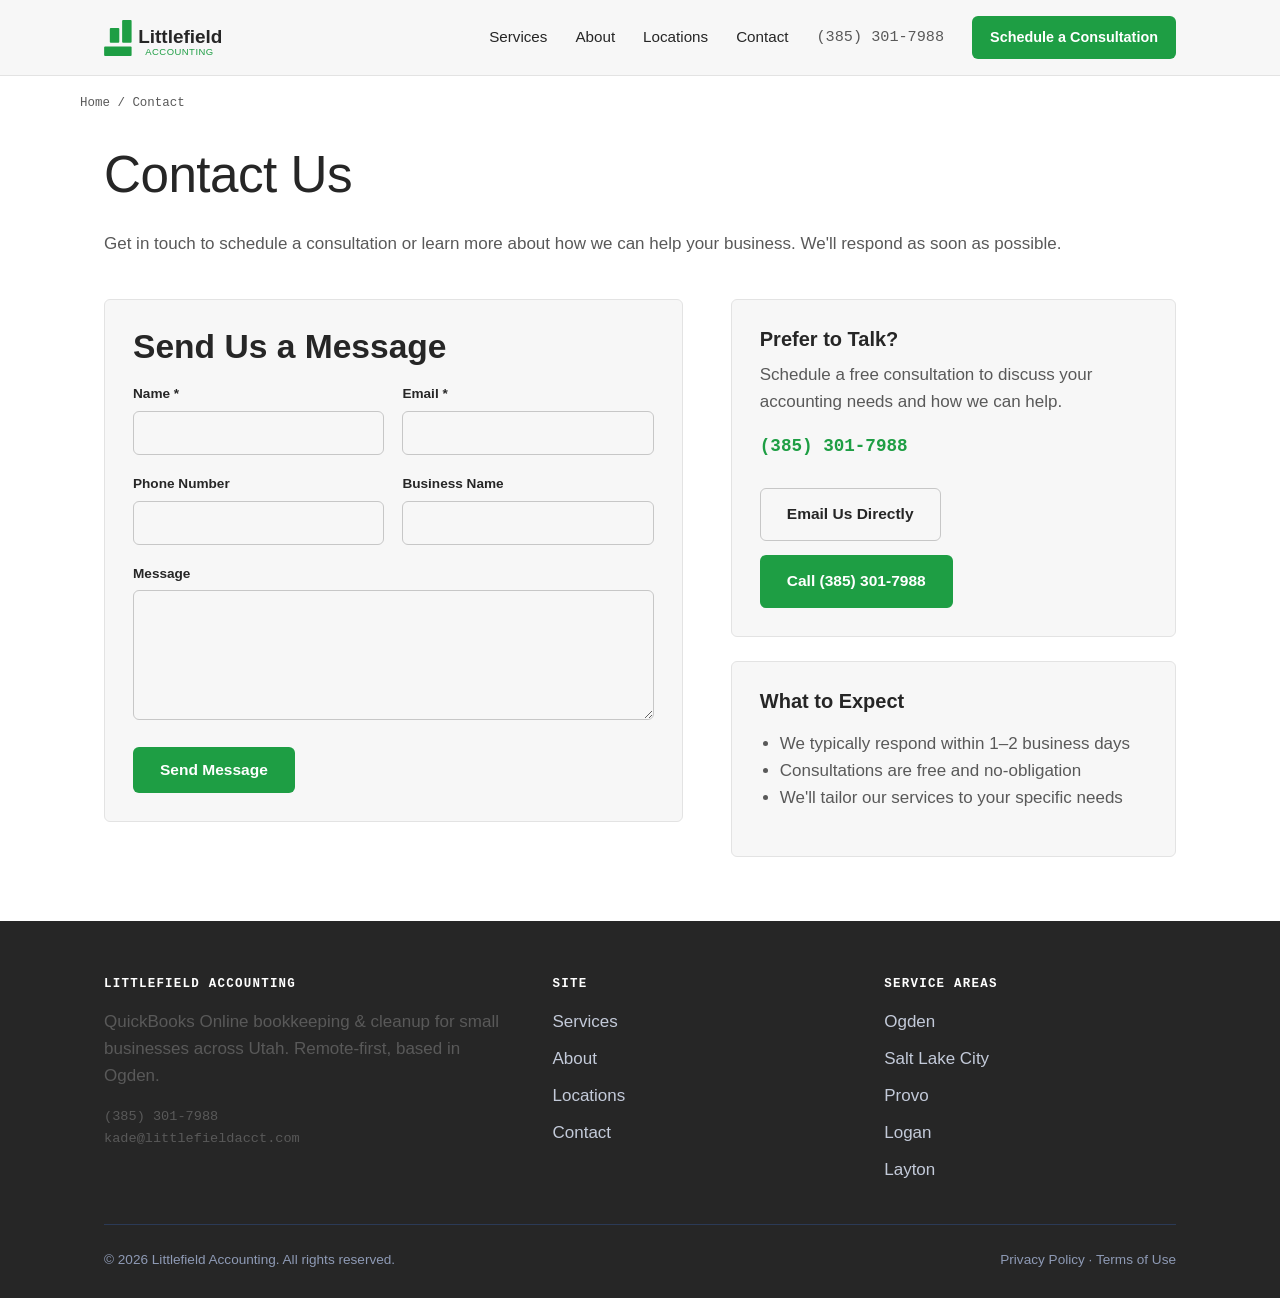
<file: contact.html>
<!DOCTYPE html>
<html lang="en">
<head>
<meta charset="UTF-8">
<meta name="viewport" content="width=device-width, initial-scale=1">
<title>Contact | Littlefield Accounting</title>
<meta name="description" content="Get in touch with Littlefield Accounting. Schedule a free consultation or send us a message about your bookkeeping needs.">
<link rel="canonical" href="https://www.littlefieldacct.com/contact.html">
<meta property="og:type" content="website">
<meta property="og:title" content="Contact | Littlefield Accounting">
<meta property="og:description" content="Schedule a free consultation or send us a message about your bookkeeping needs.">
<meta property="og:url" content="https://www.littlefieldacct.com/contact.html">
<link rel="stylesheet" href="/styles.css">
<link rel="icon" href="/images/favicon.svg" type="image/svg+xml">
<script type="application/ld+json">
{
  "@context": "https://schema.org",
  "@type": "BreadcrumbList",
  "itemListElement": [
    { "@type": "ListItem", "position": 1, "name": "Home", "item": "https://www.littlefieldacct.com/" },
    { "@type": "ListItem", "position": 2, "name": "Contact", "item": "https://www.littlefieldacct.com/contact.html" }
  ]
}
</script>
</head>
<body>

<header class="site-header">
  <div class="header-inner">
    <a href="/" class="brand"><img src="/images/logo.svg" alt="Littlefield Accounting" height="36" width="149"></a>
    <button class="mobile-toggle" aria-expanded="false" aria-controls="main-nav" onclick="document.getElementById('main-nav').classList.toggle('open'); this.setAttribute('aria-expanded', this.getAttribute('aria-expanded')==='true'?'false':'true')">Menu</button>
    <nav class="main-nav" id="main-nav">
      <a href="/services.html">Services</a>
      <a href="/about.html">About</a>
      <a href="/locations.html">Locations</a>
      <a href="/contact.html">Contact</a>
      <a href="tel:+13853017988" class="nav-phone">(385) 301-7988</a>
      <a href="/contact.html" class="nav-cta">Schedule a Consultation</a>
    </nav>
  </div>
</header>

<div class="container breadcrumb"><a href="/">Home</a> / Contact</div>

<main>
  <section style="padding-top:32px; padding-bottom:24px;">
    <div class="container">
      <h1>Contact Us</h1>
      <p class="lead">Get in touch to schedule a consultation or learn more about how we can help your business. We'll respond as soon as possible.</p>
    </div>
  </section>

  <section style="padding-top:0;">
    <div class="container" style="display:grid; grid-template-columns:1.3fr 1fr; gap:48px; align-items:start;">
      <div class="card">
        <h2>Send Us a Message</h2>
        <form action="https://formspree.io/f/xqpzlkqv" method="POST">
          <div class="form-grid">
            <div>
              <label for="name">Name *</label>
              <input type="text" id="name" name="name" required>
            </div>
            <div>
              <label for="email">Email *</label>
              <input type="email" id="email" name="email" required>
            </div>
            <div>
              <label for="phone">Phone Number</label>
              <input type="tel" id="phone" name="phone">
            </div>
            <div>
              <label for="business">Business Name</label>
              <input type="text" id="business" name="business">
            </div>
            <div class="full">
              <label for="message">Message</label>
              <textarea id="message" name="message"></textarea>
            </div>
            <div class="full">
              <button type="submit" class="btn btn-primary">Send Message</button>
            </div>
          </div>
        </form>
      </div>

      <div>
        <div class="card" style="margin-bottom:24px;">
          <h3>Prefer to Talk?</h3>
          <p>Schedule a free consultation to discuss your accounting needs and how we can help.</p>
          <p class="mono" style="font-size:1.1rem; color:var(--pine); font-weight:600;">(385) 301-7988</p>
          <div class="cta-row">
            <a href="mailto:kade@littlefieldacct.com" class="btn btn-secondary">Email Us Directly</a>
            <a href="tel:+13853017988" class="btn btn-primary">Call (385) 301-7988</a>
          </div>
        </div>
        <div class="card">
          <h3>What to Expect</h3>
          <ul style="padding-left:20px; color:var(--ink-soft);">
            <li>We typically respond within 1&ndash;2 business days</li>
            <li>Consultations are free and no-obligation</li>
            <li>We'll tailor our services to your specific needs</li>
          </ul>
        </div>
      </div>
    </div>
  </section>
</main>

<footer class="site-footer">
  <div class="container">
    <div class="footer-grid">
      <div>
        <h4>Littlefield Accounting</h4>
        <p>QuickBooks Online bookkeeping &amp; cleanup for small businesses across Utah. Remote-first, based in Ogden.</p>
        <p class="mono small">(385) 301-7988<br>kade@littlefieldacct.com</p>
      </div>
      <div>
        <h4>Site</h4>
        <div class="footer-links">
          <a href="/services.html">Services</a>
          <a href="/about.html">About</a>
          <a href="/locations.html">Locations</a>
          <a href="/contact.html">Contact</a>
        </div>
      </div>
      <div>
        <h4>Service Areas</h4>
        <div class="footer-links">
          <a href="/bookkeeping-ogden-utah.html">Ogden</a>
          <a href="/bookkeeping-salt-lake-city-utah.html">Salt Lake City</a>
          <a href="/bookkeeping-provo-utah.html">Provo</a>
          <a href="/bookkeeping-logan-utah.html">Logan</a>
          <a href="/bookkeeping-layton-utah.html">Layton</a>
        </div>
      </div>
    </div>
    <div class="footer-bottom">
      <span>&copy; 2026 Littlefield Accounting. All rights reserved.</span>
      <span><a href="/privacy-policy.html">Privacy Policy</a> &middot; <a href="/terms-of-service.html">Terms of Use</a></span>
    </div>
  </div>
</footer>

<div class="mobile-call-bar"><a href="tel:+13853017988">Call (385) 301-7988</a></div>

</body>
</html>
</file>
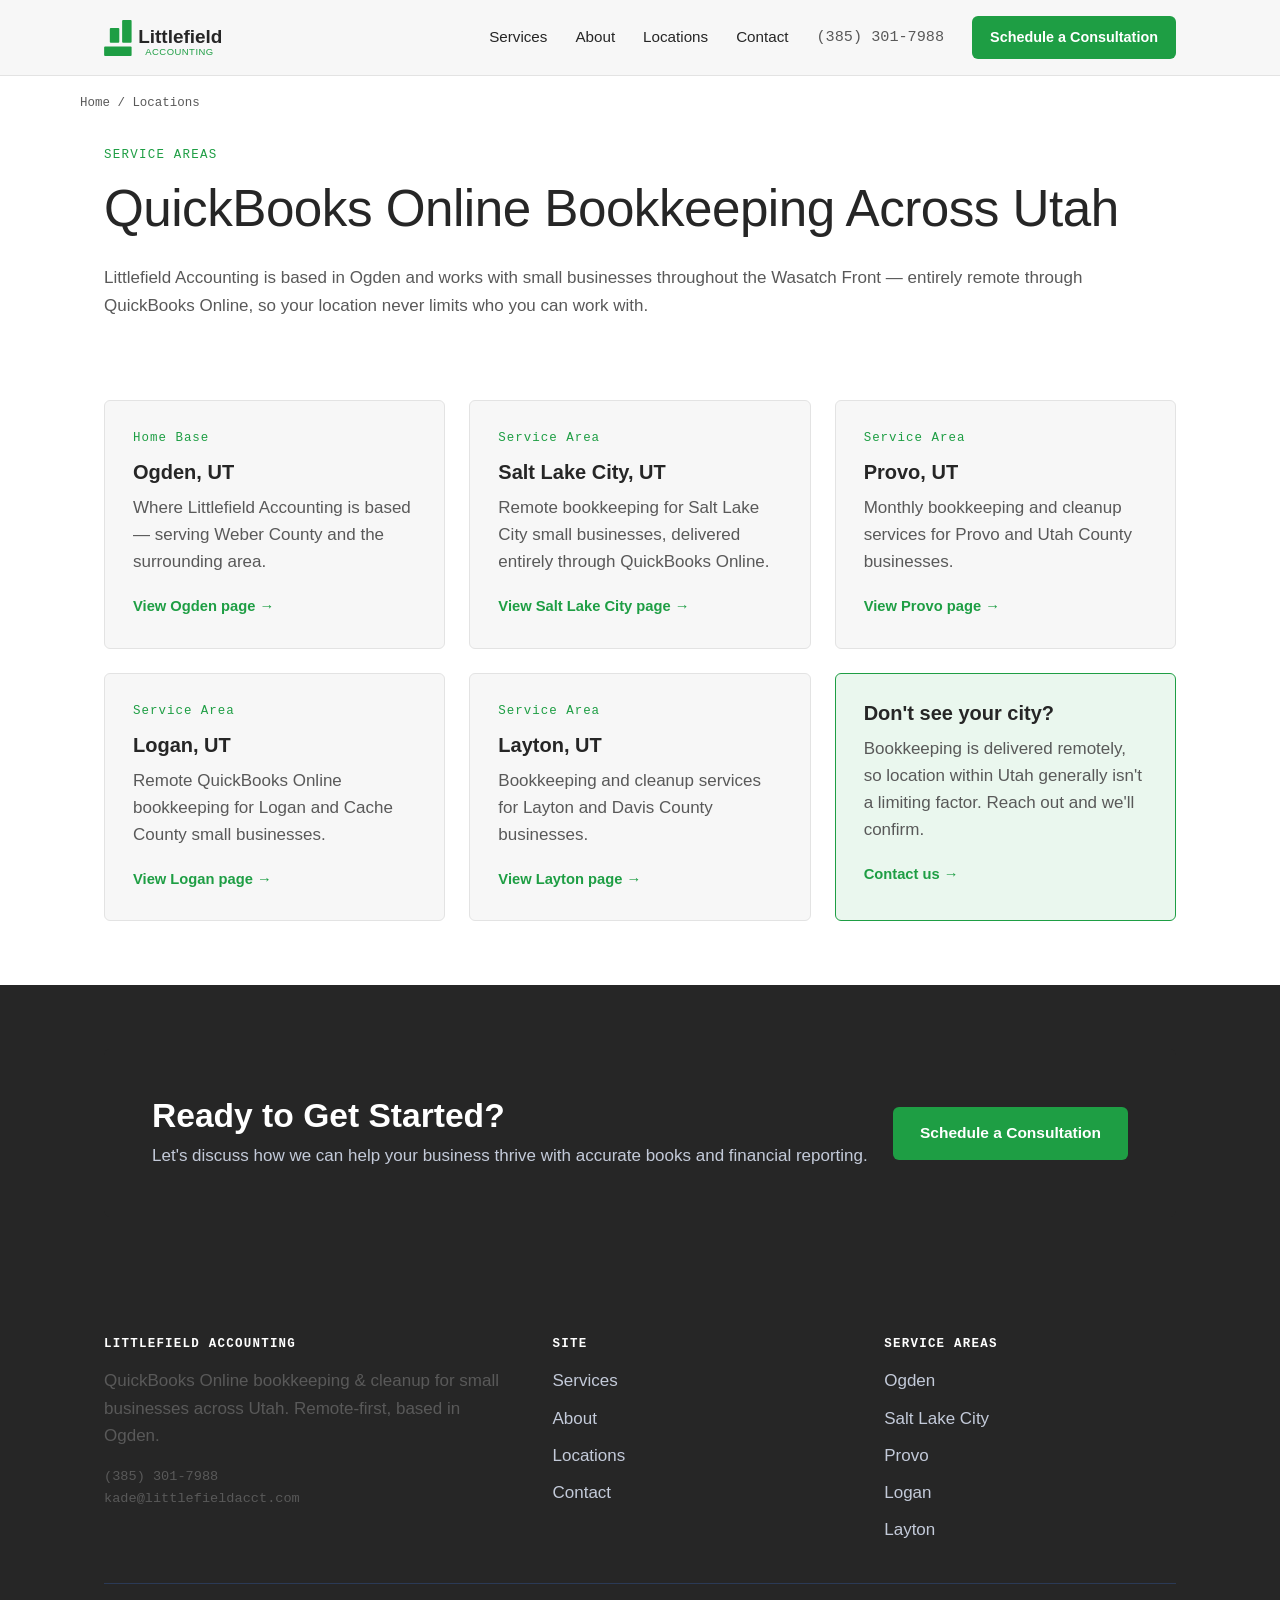
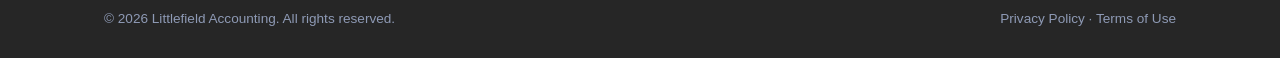
<file: locations.html>
<!DOCTYPE html>
<html lang="en">
<head>
<meta charset="UTF-8">
<meta name="viewport" content="width=device-width, initial-scale=1">
<title>Service Areas | Littlefield Accounting</title>
<meta name="description" content="Remote QuickBooks Online bookkeeping for small businesses in Ogden, Salt Lake City, Provo, Logan & Layton, UT.">
<link rel="canonical" href="https://www.littlefieldacct.com/locations.html">
<meta property="og:type" content="website">
<meta property="og:title" content="Service Areas | Littlefield Accounting">
<meta property="og:description" content="Remote QuickBooks Online bookkeeping for small businesses in Ogden, Salt Lake City, Provo, Logan & Layton, UT.">
<meta property="og:url" content="https://www.littlefieldacct.com/locations.html">
<link rel="stylesheet" href="/styles.css">
<link rel="icon" href="/images/favicon.svg" type="image/svg+xml">
<script type="application/ld+json">
{
  "@context": "https://schema.org",
  "@type": "BreadcrumbList",
  "itemListElement": [
    { "@type": "ListItem", "position": 1, "name": "Home", "item": "https://www.littlefieldacct.com/" },
    { "@type": "ListItem", "position": 2, "name": "Locations", "item": "https://www.littlefieldacct.com/locations.html" }
  ]
}
</script>
</head>
<body>

<header class="site-header">
  <div class="header-inner">
    <a href="/" class="brand"><img src="/images/logo.svg" alt="Littlefield Accounting" height="36" width="149"></a>
    <button class="mobile-toggle" aria-expanded="false" aria-controls="main-nav" onclick="document.getElementById('main-nav').classList.toggle('open'); this.setAttribute('aria-expanded', this.getAttribute('aria-expanded')==='true'?'false':'true')">Menu</button>
    <nav class="main-nav" id="main-nav">
      <a href="/services.html">Services</a>
      <a href="/about.html">About</a>
      <a href="/locations.html">Locations</a>
      <a href="/contact.html">Contact</a>
      <a href="tel:+13853017988" class="nav-phone">(385) 301-7988</a>
      <a href="/contact.html" class="nav-cta">Schedule a Consultation</a>
    </nav>
  </div>
</header>

<div class="container breadcrumb"><a href="/">Home</a> / Locations</div>

<main>
  <section style="padding-top:32px;">
    <div class="container">
      <span class="eyebrow">Service Areas</span>
      <h1>QuickBooks Online Bookkeeping Across Utah</h1>
      <p class="lead">Littlefield Accounting is based in Ogden and works with small businesses throughout the Wasatch Front &mdash; entirely remote through QuickBooks Online, so your location never limits who you can work with.</p>
    </div>
  </section>

  <section style="padding-top:0;">
    <div class="container">
      <div class="grid grid-3">
        <div class="card">
          <span class="num">Home Base</span>
          <h3>Ogden, UT</h3>
          <p>Where Littlefield Accounting is based &mdash; serving Weber County and the surrounding area.</p>
          <a href="/bookkeeping-ogden-utah.html" class="card-link">View Ogden page &rarr;</a>
        </div>
        <div class="card">
          <span class="num">Service Area</span>
          <h3>Salt Lake City, UT</h3>
          <p>Remote bookkeeping for Salt Lake City small businesses, delivered entirely through QuickBooks Online.</p>
          <a href="/bookkeeping-salt-lake-city-utah.html" class="card-link">View Salt Lake City page &rarr;</a>
        </div>
        <div class="card">
          <span class="num">Service Area</span>
          <h3>Provo, UT</h3>
          <p>Monthly bookkeeping and cleanup services for Provo and Utah County businesses.</p>
          <a href="/bookkeeping-provo-utah.html" class="card-link">View Provo page &rarr;</a>
        </div>
        <div class="card">
          <span class="num">Service Area</span>
          <h3>Logan, UT</h3>
          <p>Remote QuickBooks Online bookkeeping for Logan and Cache County small businesses.</p>
          <a href="/bookkeeping-logan-utah.html" class="card-link">View Logan page &rarr;</a>
        </div>
        <div class="card">
          <span class="num">Service Area</span>
          <h3>Layton, UT</h3>
          <p>Bookkeeping and cleanup services for Layton and Davis County businesses.</p>
          <a href="/bookkeeping-layton-utah.html" class="card-link">View Layton page &rarr;</a>
        </div>
        <div class="card" style="background:var(--pine-tint); border-color:var(--pine);">
          <h3>Don't see your city?</h3>
          <p>Bookkeeping is delivered remotely, so location within Utah generally isn't a limiting factor. Reach out and we'll confirm.</p>
          <a href="/contact.html" class="card-link">Contact us &rarr;</a>
        </div>
      </div>
    </div>
  </section>

  <section class="bg-ink">
    <div class="container">
      <div class="cta-band">
        <div>
          <h2>Ready to Get Started?</h2>
          <p>Let's discuss how we can help your business thrive with accurate books and financial reporting.</p>
        </div>
        <a href="/contact.html" class="btn btn-primary">Schedule a Consultation</a>
      </div>
    </div>
  </section>
</main>

<footer class="site-footer">
  <div class="container">
    <div class="footer-grid">
      <div>
        <h4>Littlefield Accounting</h4>
        <p>QuickBooks Online bookkeeping &amp; cleanup for small businesses across Utah. Remote-first, based in Ogden.</p>
        <p class="mono small">(385) 301-7988<br>kade@littlefieldacct.com</p>
      </div>
      <div>
        <h4>Site</h4>
        <div class="footer-links">
          <a href="/services.html">Services</a>
          <a href="/about.html">About</a>
          <a href="/locations.html">Locations</a>
          <a href="/contact.html">Contact</a>
        </div>
      </div>
      <div>
        <h4>Service Areas</h4>
        <div class="footer-links">
          <a href="/bookkeeping-ogden-utah.html">Ogden</a>
          <a href="/bookkeeping-salt-lake-city-utah.html">Salt Lake City</a>
          <a href="/bookkeeping-provo-utah.html">Provo</a>
          <a href="/bookkeeping-logan-utah.html">Logan</a>
          <a href="/bookkeeping-layton-utah.html">Layton</a>
        </div>
      </div>
    </div>
    <div class="footer-bottom">
      <span>&copy; 2026 Littlefield Accounting. All rights reserved.</span>
      <span><a href="/privacy-policy.html">Privacy Policy</a> &middot; <a href="/terms-of-service.html">Terms of Use</a></span>
    </div>
  </div>
</footer>

<div class="mobile-call-bar"><a href="tel:+13853017988">Call (385) 301-7988</a></div>

</body>
</html>
</file>
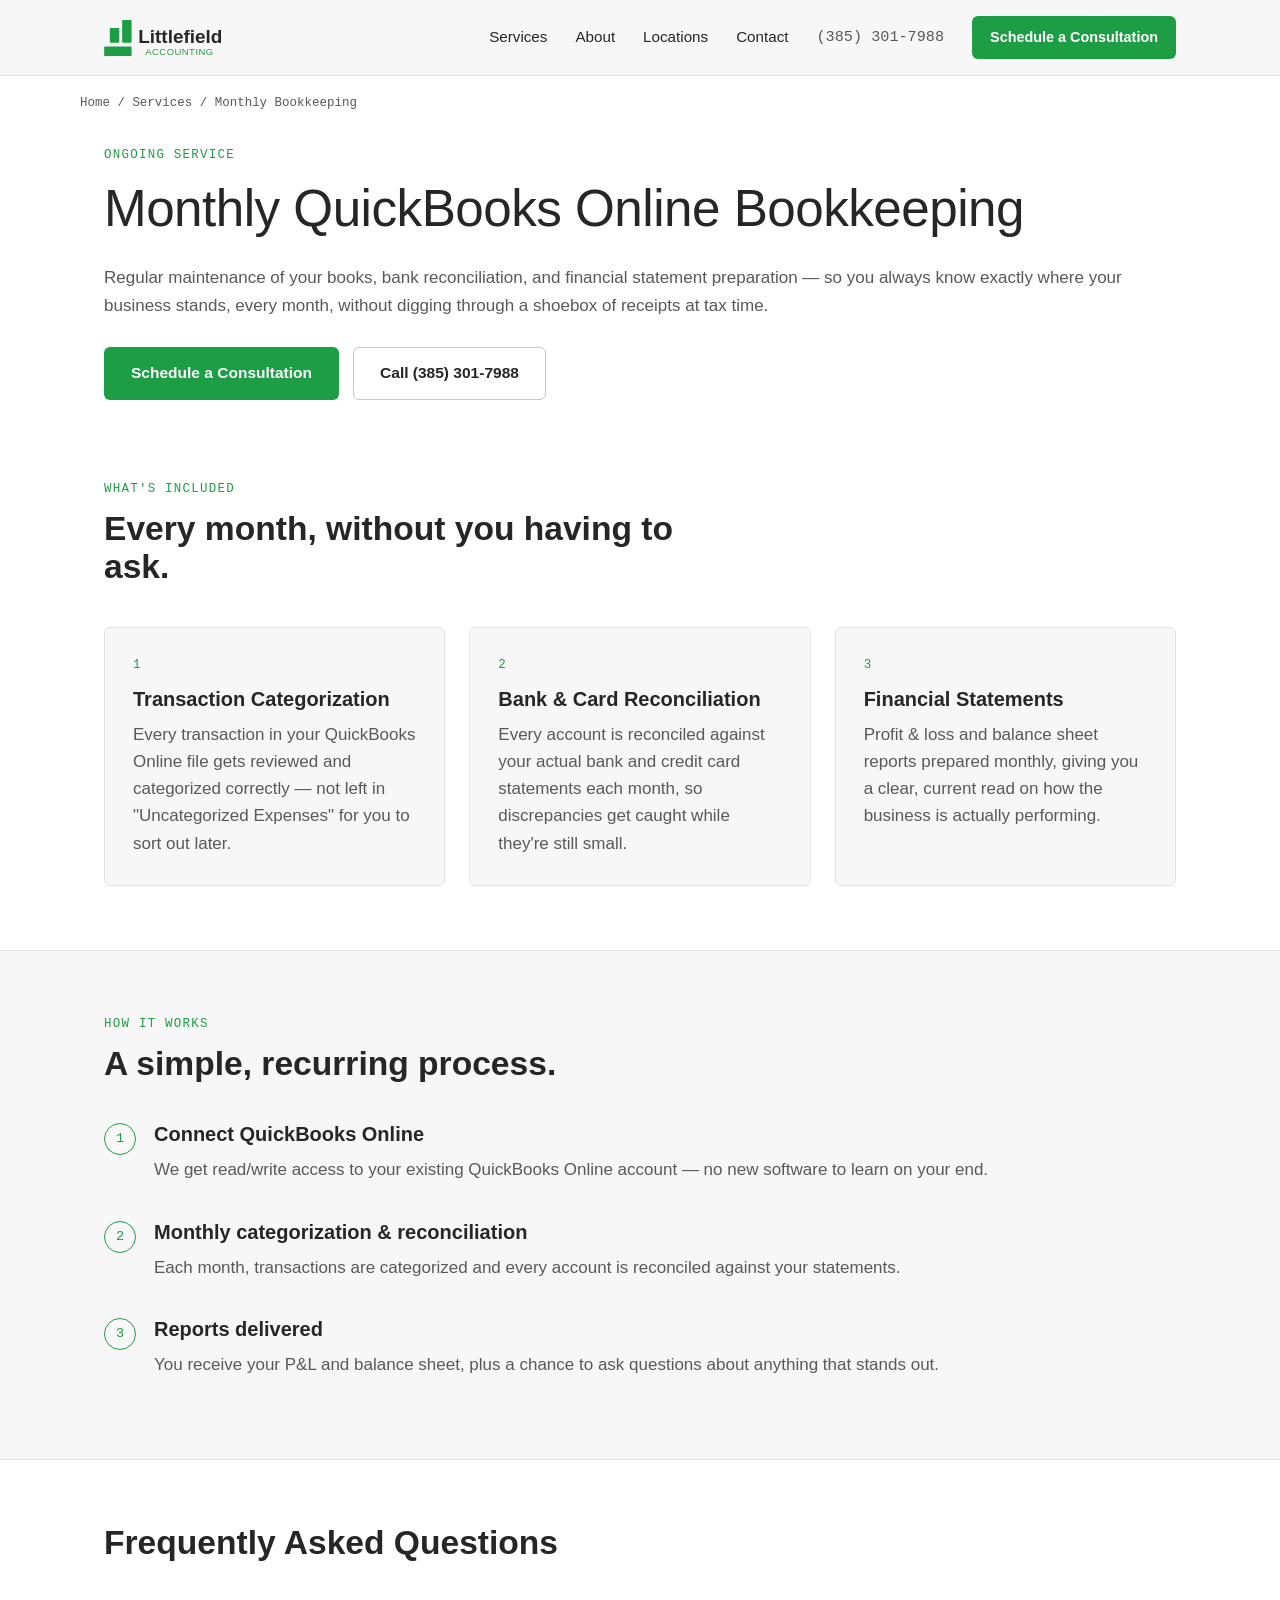
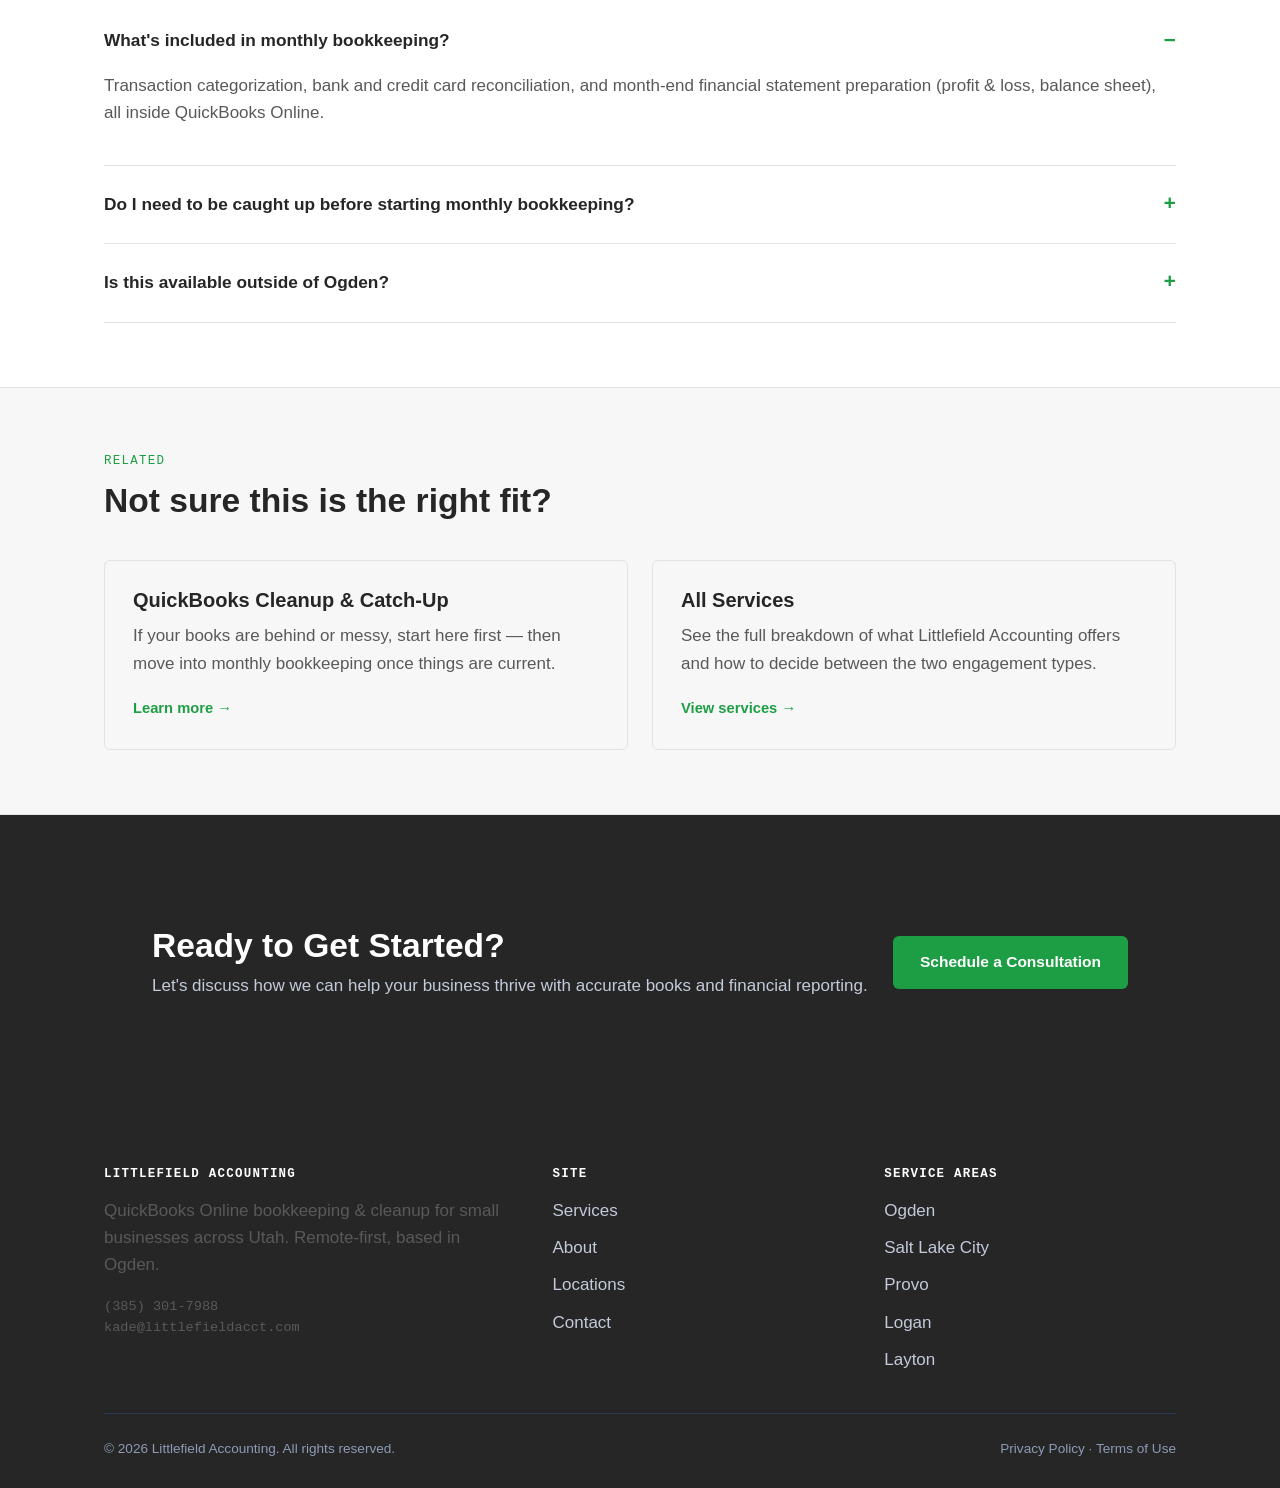
<file: monthly-bookkeeping-quickbooks-online.html>
<!DOCTYPE html>
<html lang="en">
<head>
<meta charset="UTF-8">
<meta name="viewport" content="width=device-width, initial-scale=1">
<title>Monthly QuickBooks Online Bookkeeping | Littlefield</title>
<meta name="description" content="Ongoing monthly bookkeeping in QuickBooks Online: categorization, reconciliation, and statements for Utah small businesses.">
<link rel="canonical" href="https://www.littlefieldacct.com/monthly-bookkeeping-quickbooks-online.html">
<meta property="og:type" content="website">
<meta property="og:title" content="Monthly QuickBooks Online Bookkeeping | Littlefield">
<meta property="og:description" content="Ongoing monthly bookkeeping in QuickBooks Online: categorization, reconciliation, and statements for Utah small businesses.">
<meta property="og:url" content="https://www.littlefieldacct.com/monthly-bookkeeping-quickbooks-online.html">
<link rel="stylesheet" href="/styles.css">
<link rel="icon" href="/images/favicon.svg" type="image/svg+xml">
<script type="application/ld+json">
{
  "@context": "https://schema.org",
  "@type": "Service",
  "name": "Monthly QuickBooks Online Bookkeeping",
  "serviceType": "Bookkeeping",
  "provider": {
    "@type": "AccountingService",
    "name": "Littlefield Accounting",
    "telephone": "+1-385-301-7988",
    "address": { "@type": "PostalAddress", "addressLocality": "Ogden", "addressRegion": "UT", "addressCountry": "US" }
  },
  "areaServed": ["Ogden, UT", "Salt Lake City, UT", "Provo, UT", "Logan, UT", "Layton, UT", "Utah"],
  "url": "https://www.littlefieldacct.com/monthly-bookkeeping-quickbooks-online.html"
}
</script>
<script type="application/ld+json">
{
  "@context": "https://schema.org",
  "@type": "FAQPage",
  "mainEntity": [
    {
      "@type": "Question",
      "name": "What's included in monthly bookkeeping?",
      "acceptedAnswer": { "@type": "Answer", "text": "Transaction categorization, bank and credit card reconciliation, and month-end financial statement preparation (profit & loss, balance sheet), all inside QuickBooks Online." }
    },
    {
      "@type": "Question",
      "name": "Do I need to be caught up before starting monthly bookkeeping?",
      "acceptedAnswer": { "@type": "Answer", "text": "Yes, generally — if your books are more than a month or two behind, a cleanup engagement comes first so monthly bookkeeping starts from an accurate baseline." }
    },
    {
      "@type": "Question",
      "name": "Is this available outside of Ogden?",
      "acceptedAnswer": { "@type": "Answer", "text": "Yes — monthly bookkeeping is delivered entirely remotely through QuickBooks Online, so it works the same for clients in Salt Lake City, Provo, Logan, Layton, or anywhere else in Utah." }
    }
  ]
}
</script>
</head>
<body>

<header class="site-header">
  <div class="header-inner">
    <a href="/" class="brand"><img src="/images/logo.svg" alt="Littlefield Accounting" height="36" width="149"></a>
    <button class="mobile-toggle" aria-expanded="false" aria-controls="main-nav" onclick="document.getElementById('main-nav').classList.toggle('open'); this.setAttribute('aria-expanded', this.getAttribute('aria-expanded')==='true'?'false':'true')">Menu</button>
    <nav class="main-nav" id="main-nav">
      <a href="/services.html">Services</a>
      <a href="/about.html">About</a>
      <a href="/locations.html">Locations</a>
      <a href="/contact.html">Contact</a>
      <a href="tel:+13853017988" class="nav-phone">(385) 301-7988</a>
      <a href="/contact.html" class="nav-cta">Schedule a Consultation</a>
    </nav>
  </div>
</header>

<div class="container breadcrumb"><a href="/">Home</a> / <a href="/services.html">Services</a> / Monthly Bookkeeping</div>

<main>
  <section style="padding-top:32px;">
    <div class="container">
      <span class="eyebrow">Ongoing Service</span>
      <h1>Monthly QuickBooks Online Bookkeeping</h1>
      <p class="lead">Regular maintenance of your books, bank reconciliation, and financial statement preparation &mdash; so you always know exactly where your business stands, every month, without digging through a shoebox of receipts at tax time.</p>
      <div class="cta-row">
        <a href="/contact.html" class="btn btn-primary">Schedule a Consultation</a>
        <a href="tel:+13853017988" class="btn btn-secondary">Call (385) 301-7988</a>
      </div>
    </div>
  </section>

  <section style="padding-top:16px;">
    <div class="container">
      <div class="section-head">
        <span class="eyebrow">What's included</span>
        <h2>Every month, without you having to ask.</h2>
      </div>
      <div class="grid grid-3">
        <div class="card">
          <span class="num">1</span>
          <h3>Transaction Categorization</h3>
          <p>Every transaction in your QuickBooks Online file gets reviewed and categorized correctly &mdash; not left in "Uncategorized Expenses" for you to sort out later.</p>
        </div>
        <div class="card">
          <span class="num">2</span>
          <h3>Bank &amp; Card Reconciliation</h3>
          <p>Every account is reconciled against your actual bank and credit card statements each month, so discrepancies get caught while they're still small.</p>
        </div>
        <div class="card">
          <span class="num">3</span>
          <h3>Financial Statements</h3>
          <p>Profit &amp; loss and balance sheet reports prepared monthly, giving you a clear, current read on how the business is actually performing.</p>
        </div>
      </div>
    </div>
  </section>

  <section class="bg-raised">
    <div class="container">
      <div class="section-head">
        <span class="eyebrow">How it works</span>
        <h2>A simple, recurring process.</h2>
      </div>
      <div class="steps">
        <div class="step">
          <span class="step-num">1</span>
          <div><h3>Connect QuickBooks Online</h3><p>We get read/write access to your existing QuickBooks Online account &mdash; no new software to learn on your end.</p></div>
        </div>
        <div class="step">
          <span class="step-num">2</span>
          <div><h3>Monthly categorization &amp; reconciliation</h3><p>Each month, transactions are categorized and every account is reconciled against your statements.</p></div>
        </div>
        <div class="step">
          <span class="step-num">3</span>
          <div><h3>Reports delivered</h3><p>You receive your P&amp;L and balance sheet, plus a chance to ask questions about anything that stands out.</p></div>
        </div>
      </div>
    </div>
  </section>

  <section>
    <div class="container">
      <div class="section-head"><h2>Frequently Asked Questions</h2></div>
      <details class="faq-item" open>
        <summary>What's included in monthly bookkeeping?</summary>
        <p>Transaction categorization, bank and credit card reconciliation, and month-end financial statement preparation (profit &amp; loss, balance sheet), all inside QuickBooks Online.</p>
      </details>
      <details class="faq-item">
        <summary>Do I need to be caught up before starting monthly bookkeeping?</summary>
        <p>Yes, generally &mdash; if your books are more than a month or two behind, a <a href="/quickbooks-cleanup-catchup.html">cleanup engagement</a> comes first so monthly bookkeeping starts from an accurate baseline.</p>
      </details>
      <details class="faq-item">
        <summary>Is this available outside of Ogden?</summary>
        <p>Yes &mdash; monthly bookkeeping is delivered entirely remotely through QuickBooks Online, so it works the same for clients in <a href="/bookkeeping-salt-lake-city-utah.html">Salt Lake City</a>, <a href="/bookkeeping-provo-utah.html">Provo</a>, <a href="/bookkeeping-logan-utah.html">Logan</a>, <a href="/bookkeeping-layton-utah.html">Layton</a>, or anywhere else in Utah.</p>
      </details>
    </div>
  </section>

  <section class="bg-raised">
    <div class="container">
      <div class="section-head"><span class="eyebrow">Related</span><h2>Not sure this is the right fit?</h2></div>
      <div class="grid grid-2">
        <div class="card">
          <h3>QuickBooks Cleanup &amp; Catch-Up</h3>
          <p>If your books are behind or messy, start here first &mdash; then move into monthly bookkeeping once things are current.</p>
          <a href="/quickbooks-cleanup-catchup.html" class="card-link">Learn more &rarr;</a>
        </div>
        <div class="card">
          <h3>All Services</h3>
          <p>See the full breakdown of what Littlefield Accounting offers and how to decide between the two engagement types.</p>
          <a href="/services.html" class="card-link">View services &rarr;</a>
        </div>
      </div>
    </div>
  </section>

  <section class="bg-ink">
    <div class="container">
      <div class="cta-band">
        <div>
          <h2>Ready to Get Started?</h2>
          <p>Let's discuss how we can help your business thrive with accurate books and financial reporting.</p>
        </div>
        <a href="/contact.html" class="btn btn-primary">Schedule a Consultation</a>
      </div>
    </div>
  </section>
</main>

<footer class="site-footer">
  <div class="container">
    <div class="footer-grid">
      <div>
        <h4>Littlefield Accounting</h4>
        <p>QuickBooks Online bookkeeping &amp; cleanup for small businesses across Utah. Remote-first, based in Ogden.</p>
        <p class="mono small">(385) 301-7988<br>kade@littlefieldacct.com</p>
      </div>
      <div>
        <h4>Site</h4>
        <div class="footer-links">
          <a href="/services.html">Services</a>
          <a href="/about.html">About</a>
          <a href="/locations.html">Locations</a>
          <a href="/contact.html">Contact</a>
        </div>
      </div>
      <div>
        <h4>Service Areas</h4>
        <div class="footer-links">
          <a href="/bookkeeping-ogden-utah.html">Ogden</a>
          <a href="/bookkeeping-salt-lake-city-utah.html">Salt Lake City</a>
          <a href="/bookkeeping-provo-utah.html">Provo</a>
          <a href="/bookkeeping-logan-utah.html">Logan</a>
          <a href="/bookkeeping-layton-utah.html">Layton</a>
        </div>
      </div>
    </div>
    <div class="footer-bottom">
      <span>&copy; 2026 Littlefield Accounting. All rights reserved.</span>
      <span><a href="/privacy-policy.html">Privacy Policy</a> &middot; <a href="/terms-of-service.html">Terms of Use</a></span>
    </div>
  </div>
</footer>

<div class="mobile-call-bar"><a href="tel:+13853017988">Call (385) 301-7988</a></div>

</body>
</html>
</file>
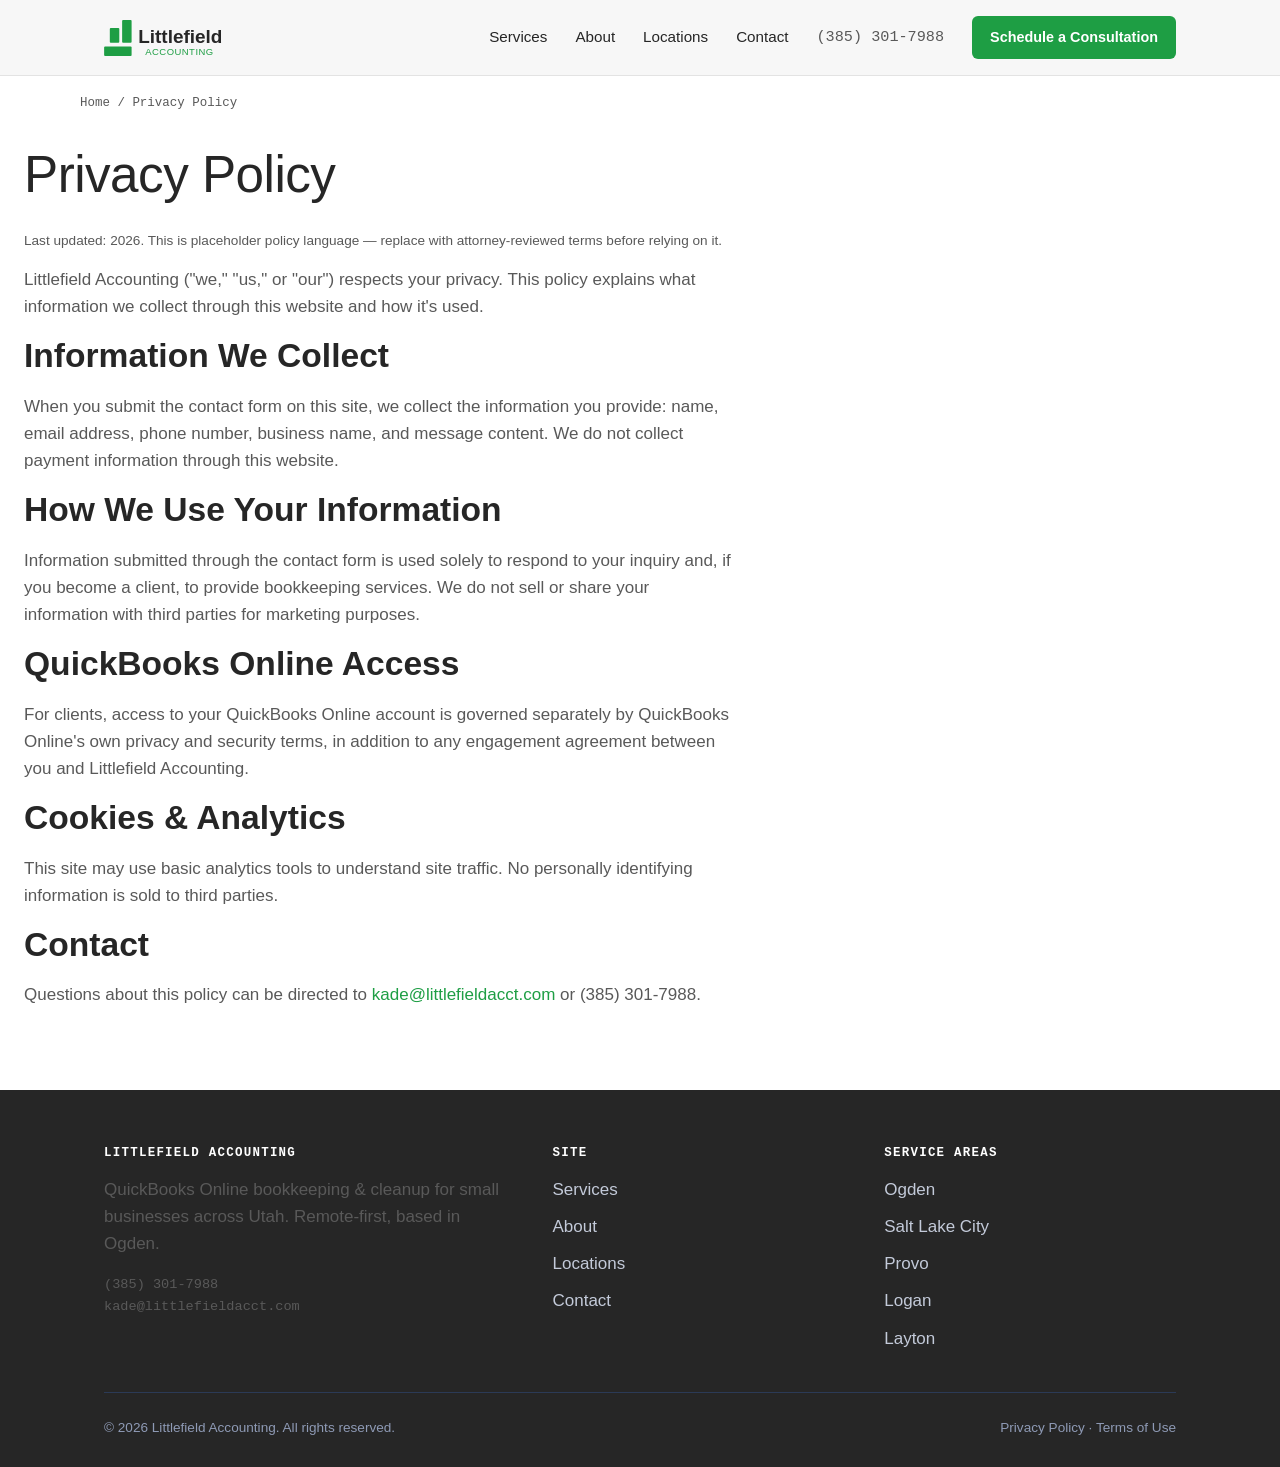
<file: privacy-policy.html>
<!DOCTYPE html>
<html lang="en">
<head>
<meta charset="UTF-8">
<meta name="viewport" content="width=device-width, initial-scale=1">
<title>Privacy Policy | Littlefield Accounting</title>
<meta name="description" content="Privacy policy for Littlefield Accounting.">
<link rel="canonical" href="https://www.littlefieldacct.com/privacy-policy.html">
<link rel="stylesheet" href="/styles.css">
<link rel="icon" href="/images/favicon.svg" type="image/svg+xml">
<meta name="robots" content="noindex, follow">
</head>
<body>

<header class="site-header">
  <div class="header-inner">
    <a href="/" class="brand"><img src="/images/logo.svg" alt="Littlefield Accounting" height="36" width="149"></a>
    <button class="mobile-toggle" aria-expanded="false" aria-controls="main-nav" onclick="document.getElementById('main-nav').classList.toggle('open'); this.setAttribute('aria-expanded', this.getAttribute('aria-expanded')==='true'?'false':'true')">Menu</button>
    <nav class="main-nav" id="main-nav">
      <a href="/services.html">Services</a>
      <a href="/about.html">About</a>
      <a href="/locations.html">Locations</a>
      <a href="/contact.html">Contact</a>
      <a href="tel:+13853017988" class="nav-phone">(385) 301-7988</a>
      <a href="/contact.html" class="nav-cta">Schedule a Consultation</a>
    </nav>
  </div>
</header>

<div class="container breadcrumb"><a href="/">Home</a> / Privacy Policy</div>

<main>
  <section style="padding-top:32px; max-width:760px;">
    <div class="container">
      <h1>Privacy Policy</h1>
      <p class="small">Last updated: 2026. This is placeholder policy language &mdash; replace with attorney-reviewed terms before relying on it.</p>
      <p>Littlefield Accounting ("we," "us," or "our") respects your privacy. This policy explains what information we collect through this website and how it's used.</p>

      <h2>Information We Collect</h2>
      <p>When you submit the contact form on this site, we collect the information you provide: name, email address, phone number, business name, and message content. We do not collect payment information through this website.</p>

      <h2>How We Use Your Information</h2>
      <p>Information submitted through the contact form is used solely to respond to your inquiry and, if you become a client, to provide bookkeeping services. We do not sell or share your information with third parties for marketing purposes.</p>

      <h2>QuickBooks Online Access</h2>
      <p>For clients, access to your QuickBooks Online account is governed separately by QuickBooks Online's own privacy and security terms, in addition to any engagement agreement between you and Littlefield Accounting.</p>

      <h2>Cookies &amp; Analytics</h2>
      <p>This site may use basic analytics tools to understand site traffic. No personally identifying information is sold to third parties.</p>

      <h2>Contact</h2>
      <p>Questions about this policy can be directed to <a href="mailto:kade@littlefieldacct.com">kade@littlefieldacct.com</a> or (385) 301-7988.</p>
    </div>
  </section>
</main>

<footer class="site-footer">
  <div class="container">
    <div class="footer-grid">
      <div>
        <h4>Littlefield Accounting</h4>
        <p>QuickBooks Online bookkeeping &amp; cleanup for small businesses across Utah. Remote-first, based in Ogden.</p>
        <p class="mono small">(385) 301-7988<br>kade@littlefieldacct.com</p>
      </div>
      <div>
        <h4>Site</h4>
        <div class="footer-links">
          <a href="/services.html">Services</a>
          <a href="/about.html">About</a>
          <a href="/locations.html">Locations</a>
          <a href="/contact.html">Contact</a>
        </div>
      </div>
      <div>
        <h4>Service Areas</h4>
        <div class="footer-links">
          <a href="/bookkeeping-ogden-utah.html">Ogden</a>
          <a href="/bookkeeping-salt-lake-city-utah.html">Salt Lake City</a>
          <a href="/bookkeeping-provo-utah.html">Provo</a>
          <a href="/bookkeeping-logan-utah.html">Logan</a>
          <a href="/bookkeeping-layton-utah.html">Layton</a>
        </div>
      </div>
    </div>
    <div class="footer-bottom">
      <span>&copy; 2026 Littlefield Accounting. All rights reserved.</span>
      <span><a href="/privacy-policy.html">Privacy Policy</a> &middot; <a href="/terms-of-service.html">Terms of Use</a></span>
    </div>
  </div>
</footer>

<div class="mobile-call-bar"><a href="tel:+13853017988">Call (385) 301-7988</a></div>

</body>
</html>
</file>
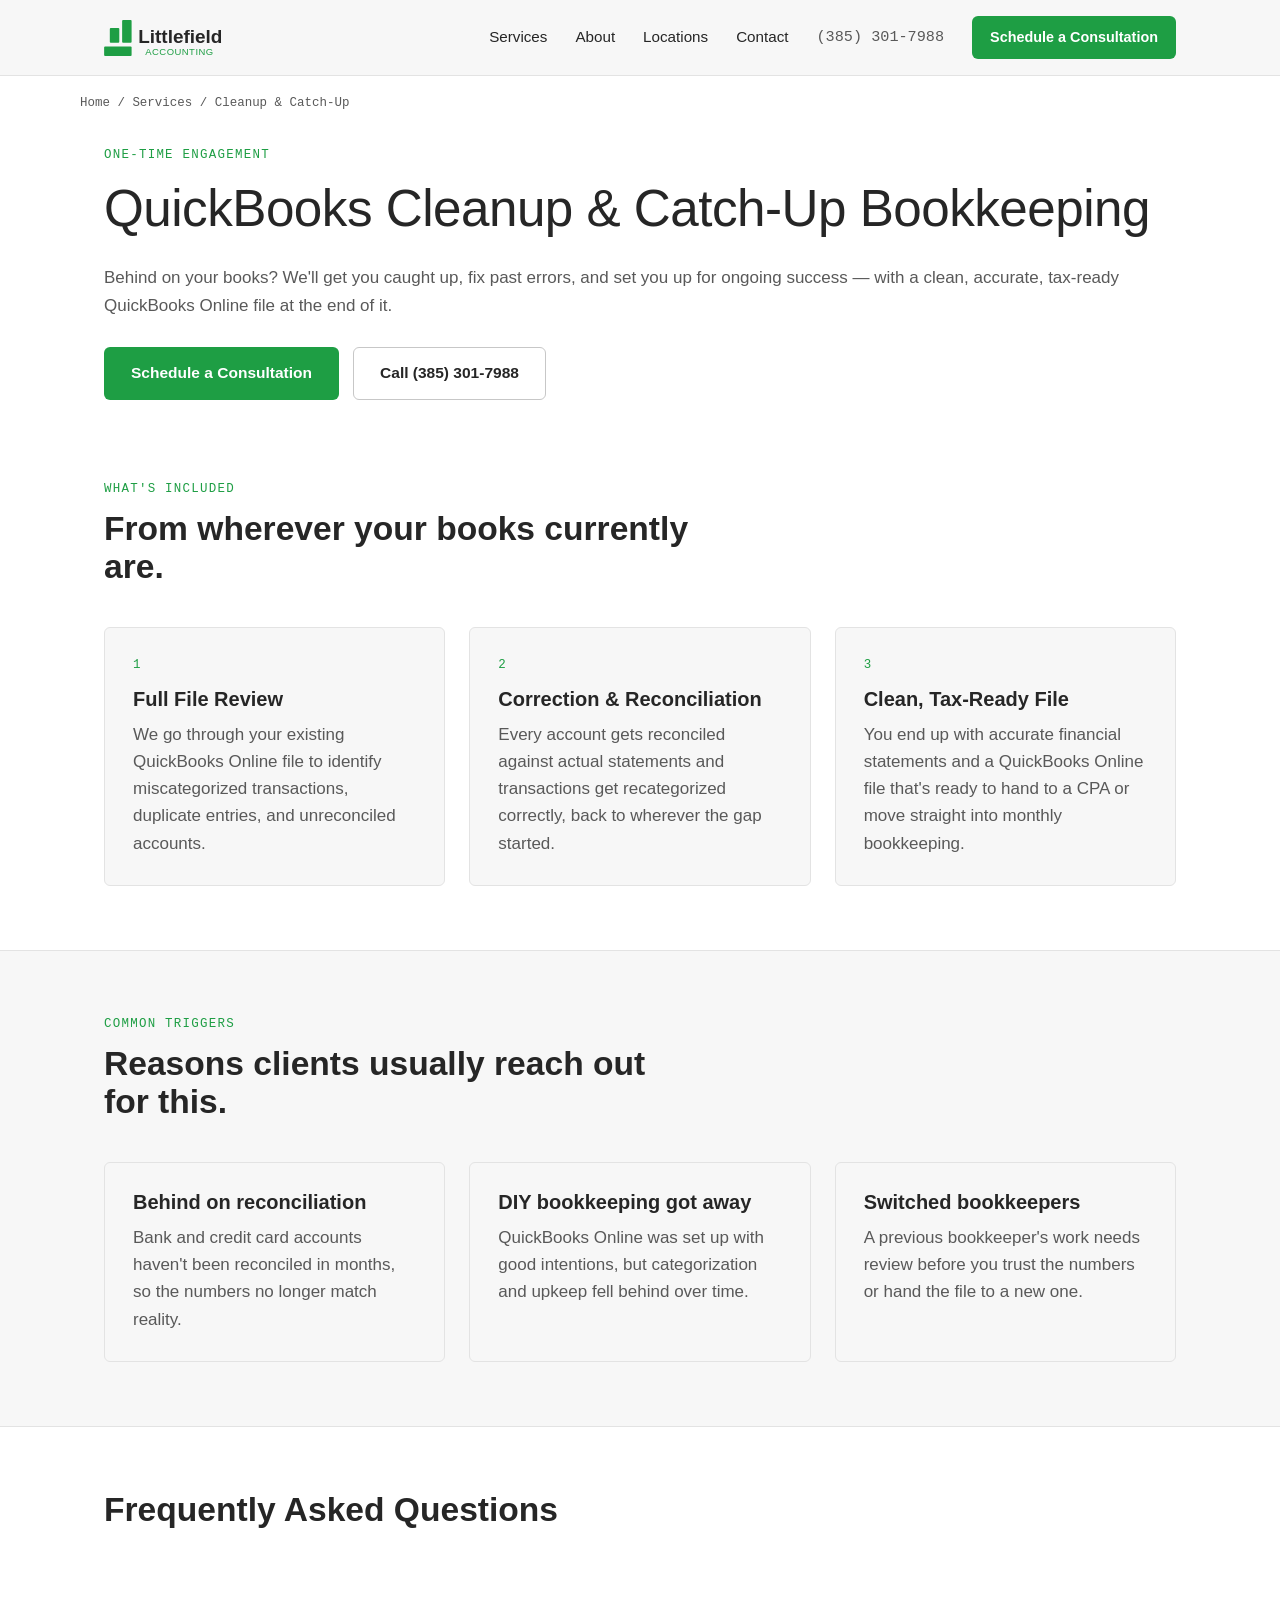
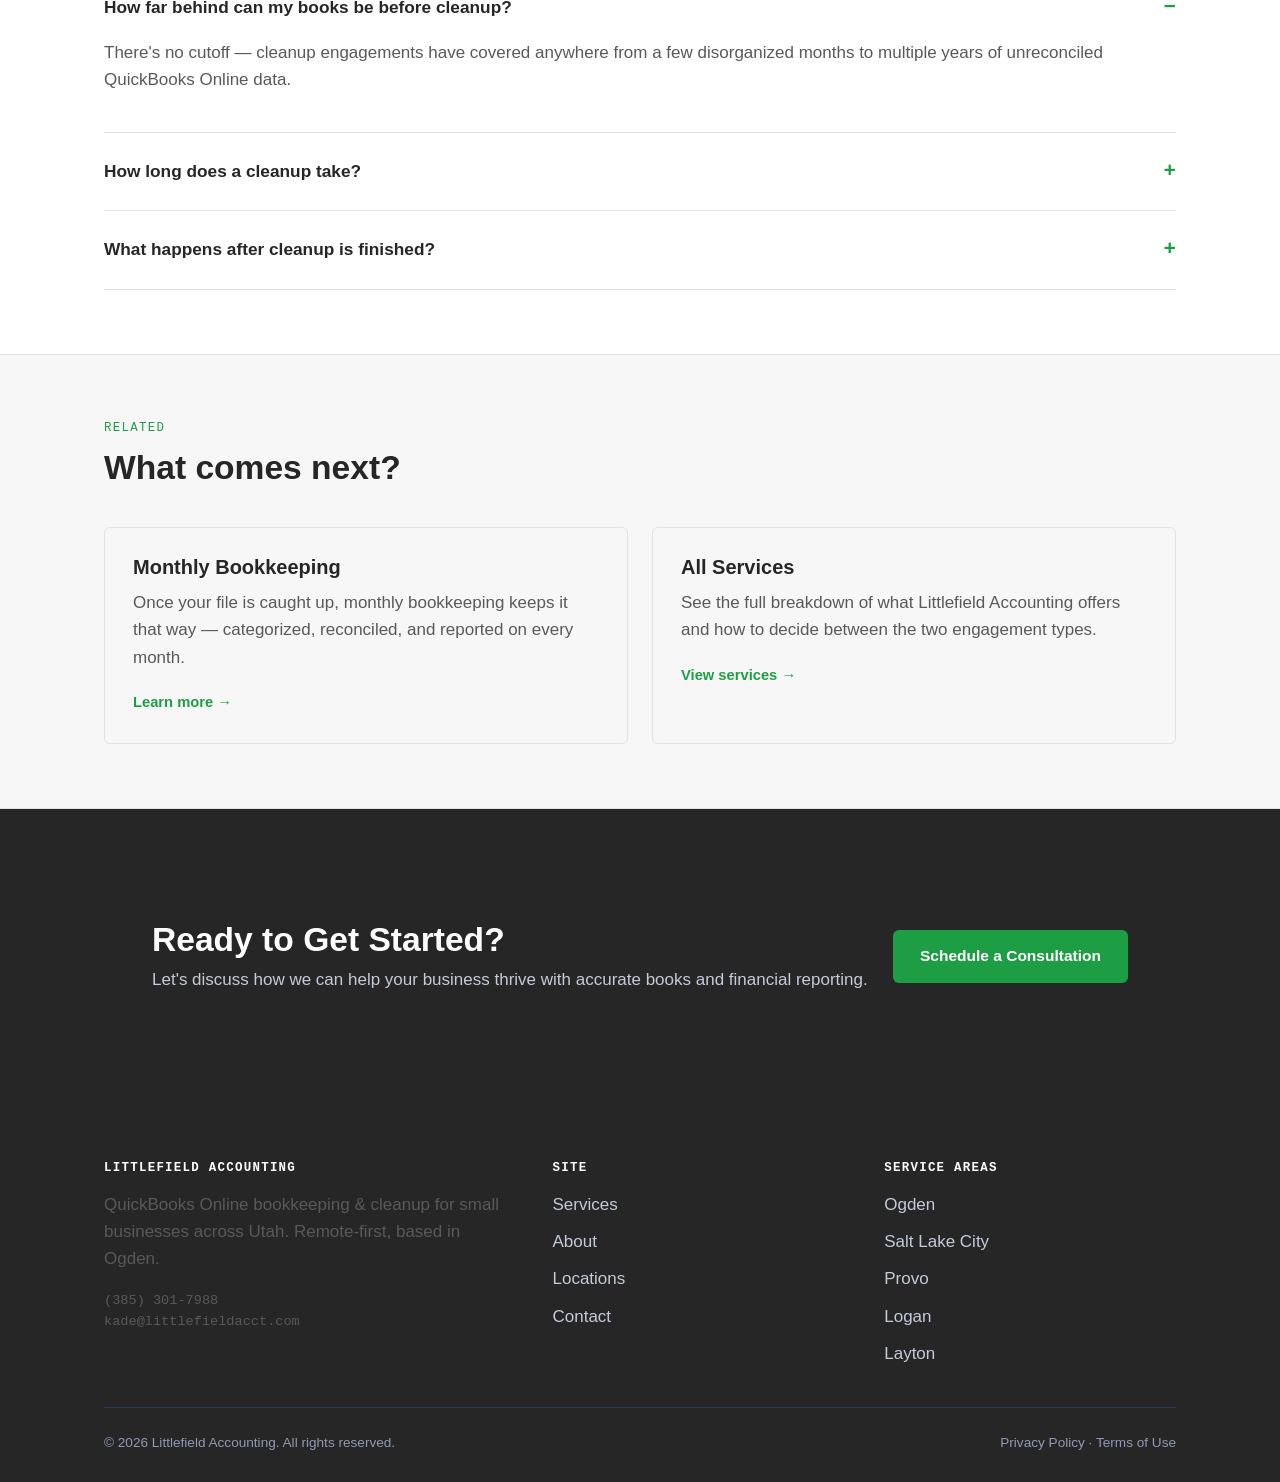
<file: quickbooks-cleanup-catchup.html>
<!DOCTYPE html>
<html lang="en">
<head>
<meta charset="UTF-8">
<meta name="viewport" content="width=device-width, initial-scale=1">
<title>QuickBooks Cleanup & Catch-Up | Littlefield</title>
<meta name="description" content="Behind on your QuickBooks Online books? Cleanup and catch-up bookkeeping for Utah small businesses.">
<link rel="canonical" href="https://www.littlefieldacct.com/quickbooks-cleanup-catchup.html">
<meta property="og:type" content="website">
<meta property="og:title" content="QuickBooks Cleanup & Catch-Up | Littlefield">
<meta property="og:description" content="Behind on your QuickBooks Online books? Cleanup and catch-up bookkeeping for Utah small businesses.">
<meta property="og:url" content="https://www.littlefieldacct.com/quickbooks-cleanup-catchup.html">
<link rel="stylesheet" href="/styles.css">
<link rel="icon" href="/images/favicon.svg" type="image/svg+xml">
<script type="application/ld+json">
{
  "@context": "https://schema.org",
  "@type": "Service",
  "name": "QuickBooks Online Cleanup & Catch-Up Bookkeeping",
  "serviceType": "Bookkeeping cleanup",
  "provider": {
    "@type": "AccountingService",
    "name": "Littlefield Accounting",
    "telephone": "+1-385-301-7988",
    "address": { "@type": "PostalAddress", "addressLocality": "Ogden", "addressRegion": "UT", "addressCountry": "US" }
  },
  "areaServed": ["Ogden, UT", "Salt Lake City, UT", "Provo, UT", "Logan, UT", "Layton, UT", "Utah"],
  "url": "https://www.littlefieldacct.com/quickbooks-cleanup-catchup.html"
}
</script>
<script type="application/ld+json">
{
  "@context": "https://schema.org",
  "@type": "FAQPage",
  "mainEntity": [
    {
      "@type": "Question",
      "name": "How far behind can my books be before cleanup?",
      "acceptedAnswer": { "@type": "Answer", "text": "There's no cutoff — cleanup engagements have covered anywhere from a few disorganized months to multiple years of unreconciled QuickBooks Online data." }
    },
    {
      "@type": "Question",
      "name": "How long does a cleanup take?",
      "acceptedAnswer": { "@type": "Answer", "text": "It depends on how far behind the books are and how many accounts and transactions are involved — this gets scoped on the free consultation call before any work begins." }
    },
    {
      "@type": "Question",
      "name": "What happens after cleanup is finished?",
      "acceptedAnswer": { "@type": "Answer", "text": "Most clients move directly into monthly bookkeeping so the books stay accurate going forward instead of falling behind again." }
    }
  ]
}
</script>
</head>
<body>

<header class="site-header">
  <div class="header-inner">
    <a href="/" class="brand"><img src="/images/logo.svg" alt="Littlefield Accounting" height="36" width="149"></a>
    <button class="mobile-toggle" aria-expanded="false" aria-controls="main-nav" onclick="document.getElementById('main-nav').classList.toggle('open'); this.setAttribute('aria-expanded', this.getAttribute('aria-expanded')==='true'?'false':'true')">Menu</button>
    <nav class="main-nav" id="main-nav">
      <a href="/services.html">Services</a>
      <a href="/about.html">About</a>
      <a href="/locations.html">Locations</a>
      <a href="/contact.html">Contact</a>
      <a href="tel:+13853017988" class="nav-phone">(385) 301-7988</a>
      <a href="/contact.html" class="nav-cta">Schedule a Consultation</a>
    </nav>
  </div>
</header>

<div class="container breadcrumb"><a href="/">Home</a> / <a href="/services.html">Services</a> / Cleanup &amp; Catch-Up</div>

<main>
  <section style="padding-top:32px;">
    <div class="container">
      <span class="eyebrow">One-Time Engagement</span>
      <h1>QuickBooks Cleanup &amp; Catch-Up Bookkeeping</h1>
      <p class="lead">Behind on your books? We'll get you caught up, fix past errors, and set you up for ongoing success &mdash; with a clean, accurate, tax-ready QuickBooks Online file at the end of it.</p>
      <div class="cta-row">
        <a href="/contact.html" class="btn btn-primary">Schedule a Consultation</a>
        <a href="tel:+13853017988" class="btn btn-secondary">Call (385) 301-7988</a>
      </div>
    </div>
  </section>

  <section style="padding-top:16px;">
    <div class="container">
      <div class="section-head">
        <span class="eyebrow">What's included</span>
        <h2>From wherever your books currently are.</h2>
      </div>
      <div class="grid grid-3">
        <div class="card">
          <span class="num">1</span>
          <h3>Full File Review</h3>
          <p>We go through your existing QuickBooks Online file to identify miscategorized transactions, duplicate entries, and unreconciled accounts.</p>
        </div>
        <div class="card">
          <span class="num">2</span>
          <h3>Correction &amp; Reconciliation</h3>
          <p>Every account gets reconciled against actual statements and transactions get recategorized correctly, back to wherever the gap started.</p>
        </div>
        <div class="card">
          <span class="num">3</span>
          <h3>Clean, Tax-Ready File</h3>
          <p>You end up with accurate financial statements and a QuickBooks Online file that's ready to hand to a CPA or move straight into monthly bookkeeping.</p>
        </div>
      </div>
    </div>
  </section>

  <section class="bg-raised">
    <div class="container">
      <div class="section-head">
        <span class="eyebrow">Common triggers</span>
        <h2>Reasons clients usually reach out for this.</h2>
      </div>
      <div class="grid grid-3">
        <div class="card"><h3>Behind on reconciliation</h3><p>Bank and credit card accounts haven't been reconciled in months, so the numbers no longer match reality.</p></div>
        <div class="card"><h3>DIY bookkeeping got away</h3><p>QuickBooks Online was set up with good intentions, but categorization and upkeep fell behind over time.</p></div>
        <div class="card"><h3>Switched bookkeepers</h3><p>A previous bookkeeper's work needs review before you trust the numbers or hand the file to a new one.</p></div>
      </div>
    </div>
  </section>

  <section>
    <div class="container">
      <div class="section-head"><h2>Frequently Asked Questions</h2></div>
      <details class="faq-item" open>
        <summary>How far behind can my books be before cleanup?</summary>
        <p>There's no cutoff &mdash; cleanup engagements have covered anywhere from a few disorganized months to multiple years of unreconciled QuickBooks Online data.</p>
      </details>
      <details class="faq-item">
        <summary>How long does a cleanup take?</summary>
        <p>It depends on how far behind the books are and how many accounts and transactions are involved &mdash; this gets scoped on the free consultation call before any work begins.</p>
      </details>
      <details class="faq-item">
        <summary>What happens after cleanup is finished?</summary>
        <p>Most clients move directly into <a href="/monthly-bookkeeping-quickbooks-online.html">monthly bookkeeping</a> so the books stay accurate going forward instead of falling behind again.</p>
      </details>
    </div>
  </section>

  <section class="bg-raised">
    <div class="container">
      <div class="section-head"><span class="eyebrow">Related</span><h2>What comes next?</h2></div>
      <div class="grid grid-2">
        <div class="card">
          <h3>Monthly Bookkeeping</h3>
          <p>Once your file is caught up, monthly bookkeeping keeps it that way &mdash; categorized, reconciled, and reported on every month.</p>
          <a href="/monthly-bookkeeping-quickbooks-online.html" class="card-link">Learn more &rarr;</a>
        </div>
        <div class="card">
          <h3>All Services</h3>
          <p>See the full breakdown of what Littlefield Accounting offers and how to decide between the two engagement types.</p>
          <a href="/services.html" class="card-link">View services &rarr;</a>
        </div>
      </div>
    </div>
  </section>

  <section class="bg-ink">
    <div class="container">
      <div class="cta-band">
        <div>
          <h2>Ready to Get Started?</h2>
          <p>Let's discuss how we can help your business thrive with accurate books and financial reporting.</p>
        </div>
        <a href="/contact.html" class="btn btn-primary">Schedule a Consultation</a>
      </div>
    </div>
  </section>
</main>

<footer class="site-footer">
  <div class="container">
    <div class="footer-grid">
      <div>
        <h4>Littlefield Accounting</h4>
        <p>QuickBooks Online bookkeeping &amp; cleanup for small businesses across Utah. Remote-first, based in Ogden.</p>
        <p class="mono small">(385) 301-7988<br>kade@littlefieldacct.com</p>
      </div>
      <div>
        <h4>Site</h4>
        <div class="footer-links">
          <a href="/services.html">Services</a>
          <a href="/about.html">About</a>
          <a href="/locations.html">Locations</a>
          <a href="/contact.html">Contact</a>
        </div>
      </div>
      <div>
        <h4>Service Areas</h4>
        <div class="footer-links">
          <a href="/bookkeeping-ogden-utah.html">Ogden</a>
          <a href="/bookkeeping-salt-lake-city-utah.html">Salt Lake City</a>
          <a href="/bookkeeping-provo-utah.html">Provo</a>
          <a href="/bookkeeping-logan-utah.html">Logan</a>
          <a href="/bookkeeping-layton-utah.html">Layton</a>
        </div>
      </div>
    </div>
    <div class="footer-bottom">
      <span>&copy; 2026 Littlefield Accounting. All rights reserved.</span>
      <span><a href="/privacy-policy.html">Privacy Policy</a> &middot; <a href="/terms-of-service.html">Terms of Use</a></span>
    </div>
  </div>
</footer>

<div class="mobile-call-bar"><a href="tel:+13853017988">Call (385) 301-7988</a></div>

</body>
</html>
</file>
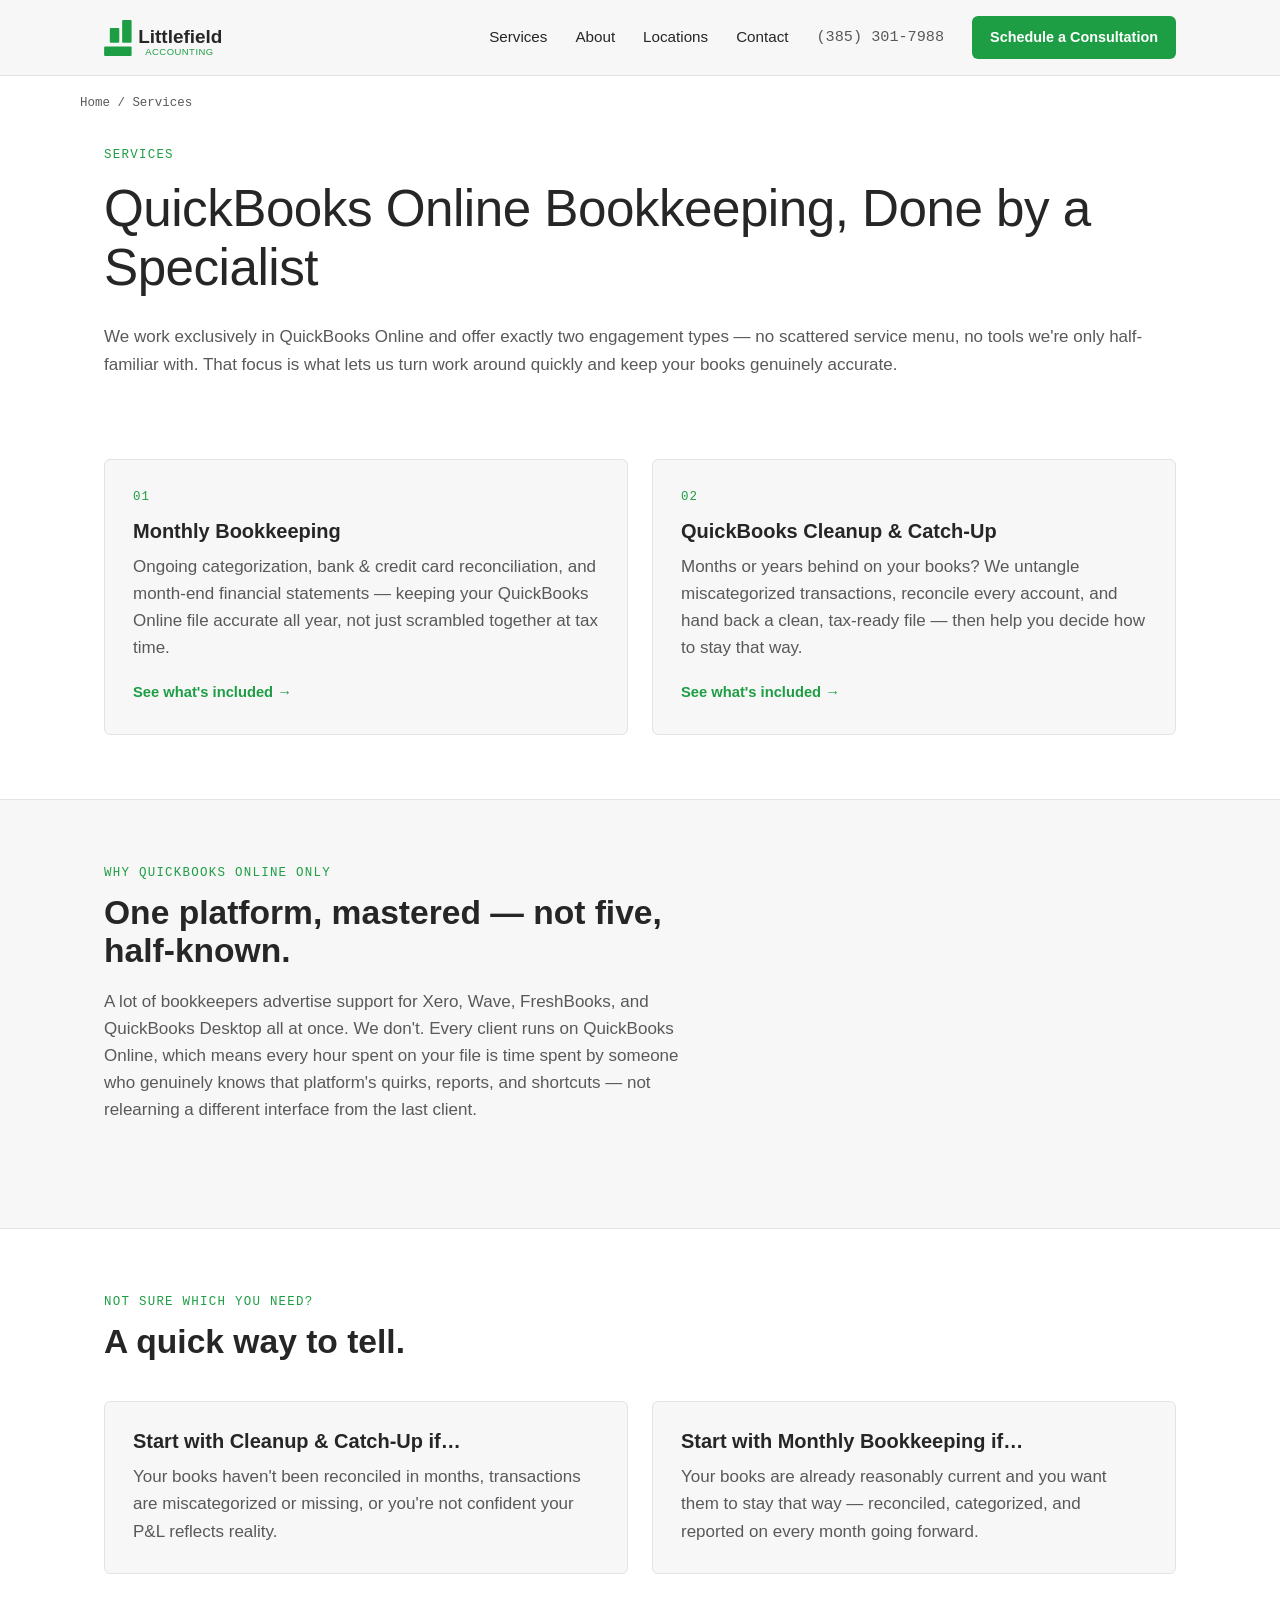
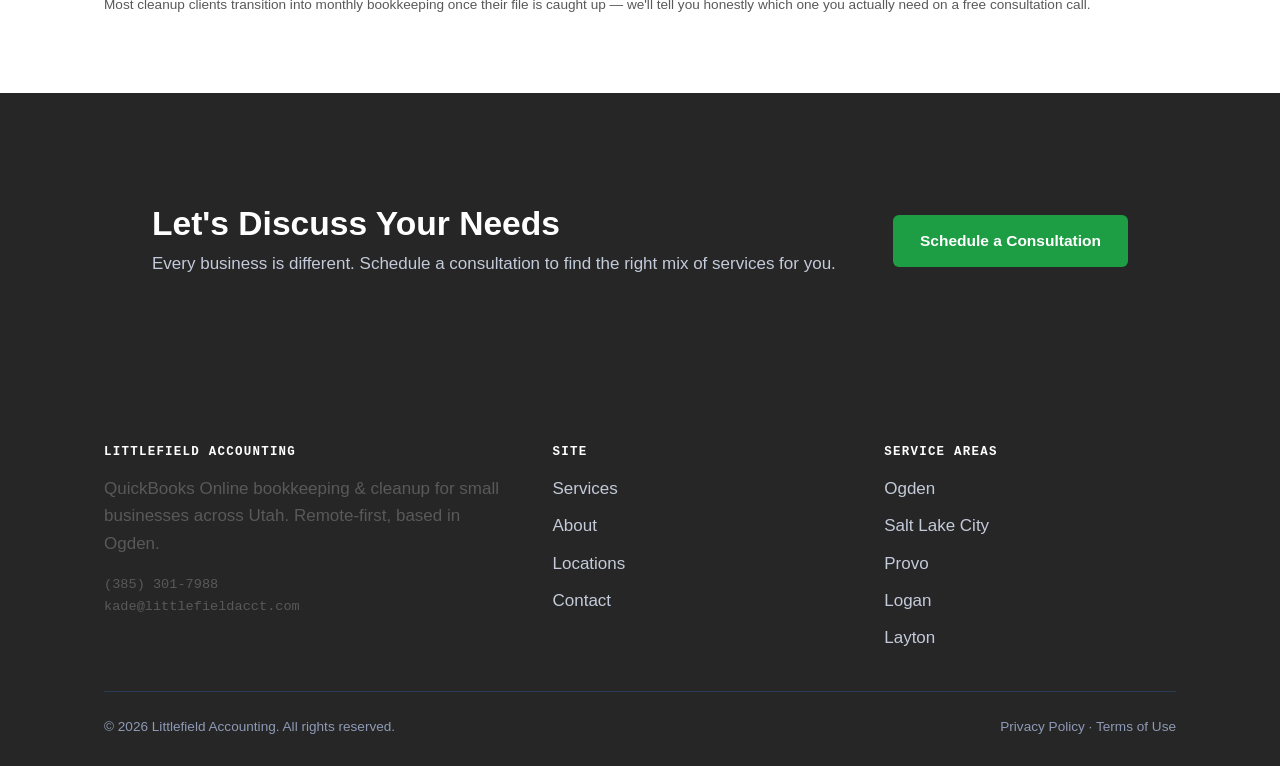
<file: services.html>
<!DOCTYPE html>
<html lang="en">
<head>
<meta charset="UTF-8">
<meta name="viewport" content="width=device-width, initial-scale=1">
<title>QuickBooks Bookkeeping Services | Littlefield</title>
<meta name="description" content="Monthly QuickBooks Online bookkeeping and cleanup/catch-up for Utah small businesses. ProAdvisor certified, 100% remote.">
<link rel="canonical" href="https://www.littlefieldacct.com/services.html">
<meta property="og:type" content="website">
<meta property="og:title" content="QuickBooks Bookkeeping Services | Littlefield">
<meta property="og:description" content="Monthly QuickBooks Online bookkeeping and cleanup/catch-up for Utah small businesses. ProAdvisor certified, 100% remote.">
<meta property="og:url" content="https://www.littlefieldacct.com/services.html">
<link rel="stylesheet" href="/styles.css">
<link rel="icon" href="/images/favicon.svg" type="image/svg+xml">
<script type="application/ld+json">
{
  "@context": "https://schema.org",
  "@type": "BreadcrumbList",
  "itemListElement": [
    { "@type": "ListItem", "position": 1, "name": "Home", "item": "https://www.littlefieldacct.com/" },
    { "@type": "ListItem", "position": 2, "name": "Services", "item": "https://www.littlefieldacct.com/services.html" }
  ]
}
</script>
</head>
<body>

<header class="site-header">
  <div class="header-inner">
    <a href="/" class="brand"><img src="/images/logo.svg" alt="Littlefield Accounting" height="36" width="149"></a>
    <button class="mobile-toggle" aria-expanded="false" aria-controls="main-nav" onclick="document.getElementById('main-nav').classList.toggle('open'); this.setAttribute('aria-expanded', this.getAttribute('aria-expanded')==='true'?'false':'true')">Menu</button>
    <nav class="main-nav" id="main-nav">
      <a href="/services.html">Services</a>
      <a href="/about.html">About</a>
      <a href="/locations.html">Locations</a>
      <a href="/contact.html">Contact</a>
      <a href="tel:+13853017988" class="nav-phone">(385) 301-7988</a>
      <a href="/contact.html" class="nav-cta">Schedule a Consultation</a>
    </nav>
  </div>
</header>

<div class="container breadcrumb"><a href="/">Home</a> / Services</div>

<main>
  <section style="padding-top:32px;">
    <div class="container">
      <span class="eyebrow">Services</span>
      <h1>QuickBooks Online Bookkeeping, Done by a Specialist</h1>
      <p class="lead">We work exclusively in QuickBooks Online and offer exactly two engagement types &mdash; no scattered service menu, no tools we're only half-familiar with. That focus is what lets us turn work around quickly and keep your books genuinely accurate.</p>
    </div>
  </section>

  <section style="padding-top:0;">
    <div class="container">
      <div class="grid grid-2">
        <div class="card">
          <span class="num">01</span>
          <h3>Monthly Bookkeeping</h3>
          <p>Ongoing categorization, bank &amp; credit card reconciliation, and month-end financial statements &mdash; keeping your QuickBooks Online file accurate all year, not just scrambled together at tax time.</p>
          <a href="/monthly-bookkeeping-quickbooks-online.html" class="card-link">See what's included &rarr;</a>
        </div>
        <div class="card">
          <span class="num">02</span>
          <h3>QuickBooks Cleanup &amp; Catch-Up</h3>
          <p>Months or years behind on your books? We untangle miscategorized transactions, reconcile every account, and hand back a clean, tax-ready file &mdash; then help you decide how to stay that way.</p>
          <a href="/quickbooks-cleanup-catchup.html" class="card-link">See what's included &rarr;</a>
        </div>
      </div>
    </div>
  </section>

  <section class="bg-raised">
    <div class="container">
      <div class="section-head">
        <span class="eyebrow">Why QuickBooks Online only</span>
        <h2>One platform, mastered &mdash; not five, half-known.</h2>
        <p>A lot of bookkeepers advertise support for Xero, Wave, FreshBooks, and QuickBooks Desktop all at once. We don't. Every client runs on QuickBooks Online, which means every hour spent on your file is time spent by someone who genuinely knows that platform's quirks, reports, and shortcuts &mdash; not relearning a different interface from the last client.</p>
      </div>
    </div>
  </section>

  <section>
    <div class="container">
      <div class="section-head">
        <span class="eyebrow">Not sure which you need?</span>
        <h2>A quick way to tell.</h2>
      </div>
      <div class="grid grid-2">
        <div class="card">
          <h3>Start with Cleanup &amp; Catch-Up if&hellip;</h3>
          <p>Your books haven't been reconciled in months, transactions are miscategorized or missing, or you're not confident your P&amp;L reflects reality.</p>
        </div>
        <div class="card">
          <h3>Start with Monthly Bookkeeping if&hellip;</h3>
          <p>Your books are already reasonably current and you want them to stay that way &mdash; reconciled, categorized, and reported on every month going forward.</p>
        </div>
      </div>
      <p class="small" style="margin-top:20px;">Most cleanup clients transition into monthly bookkeeping once their file is caught up &mdash; we'll tell you honestly which one you actually need on a free consultation call.</p>
    </div>
  </section>

  <section class="bg-ink">
    <div class="container">
      <div class="cta-band">
        <div>
          <h2>Let's Discuss Your Needs</h2>
          <p>Every business is different. Schedule a consultation to find the right mix of services for you.</p>
        </div>
        <a href="/contact.html" class="btn btn-primary">Schedule a Consultation</a>
      </div>
    </div>
  </section>
</main>

<footer class="site-footer">
  <div class="container">
    <div class="footer-grid">
      <div>
        <h4>Littlefield Accounting</h4>
        <p>QuickBooks Online bookkeeping &amp; cleanup for small businesses across Utah. Remote-first, based in Ogden.</p>
        <p class="mono small">(385) 301-7988<br>kade@littlefieldacct.com</p>
      </div>
      <div>
        <h4>Site</h4>
        <div class="footer-links">
          <a href="/services.html">Services</a>
          <a href="/about.html">About</a>
          <a href="/locations.html">Locations</a>
          <a href="/contact.html">Contact</a>
        </div>
      </div>
      <div>
        <h4>Service Areas</h4>
        <div class="footer-links">
          <a href="/bookkeeping-ogden-utah.html">Ogden</a>
          <a href="/bookkeeping-salt-lake-city-utah.html">Salt Lake City</a>
          <a href="/bookkeeping-provo-utah.html">Provo</a>
          <a href="/bookkeeping-logan-utah.html">Logan</a>
          <a href="/bookkeeping-layton-utah.html">Layton</a>
        </div>
      </div>
    </div>
    <div class="footer-bottom">
      <span>&copy; 2026 Littlefield Accounting. All rights reserved.</span>
      <span><a href="/privacy-policy.html">Privacy Policy</a> &middot; <a href="/terms-of-service.html">Terms of Use</a></span>
    </div>
  </div>
</footer>

<div class="mobile-call-bar"><a href="tel:+13853017988">Call (385) 301-7988</a></div>

</body>
</html>
</file>
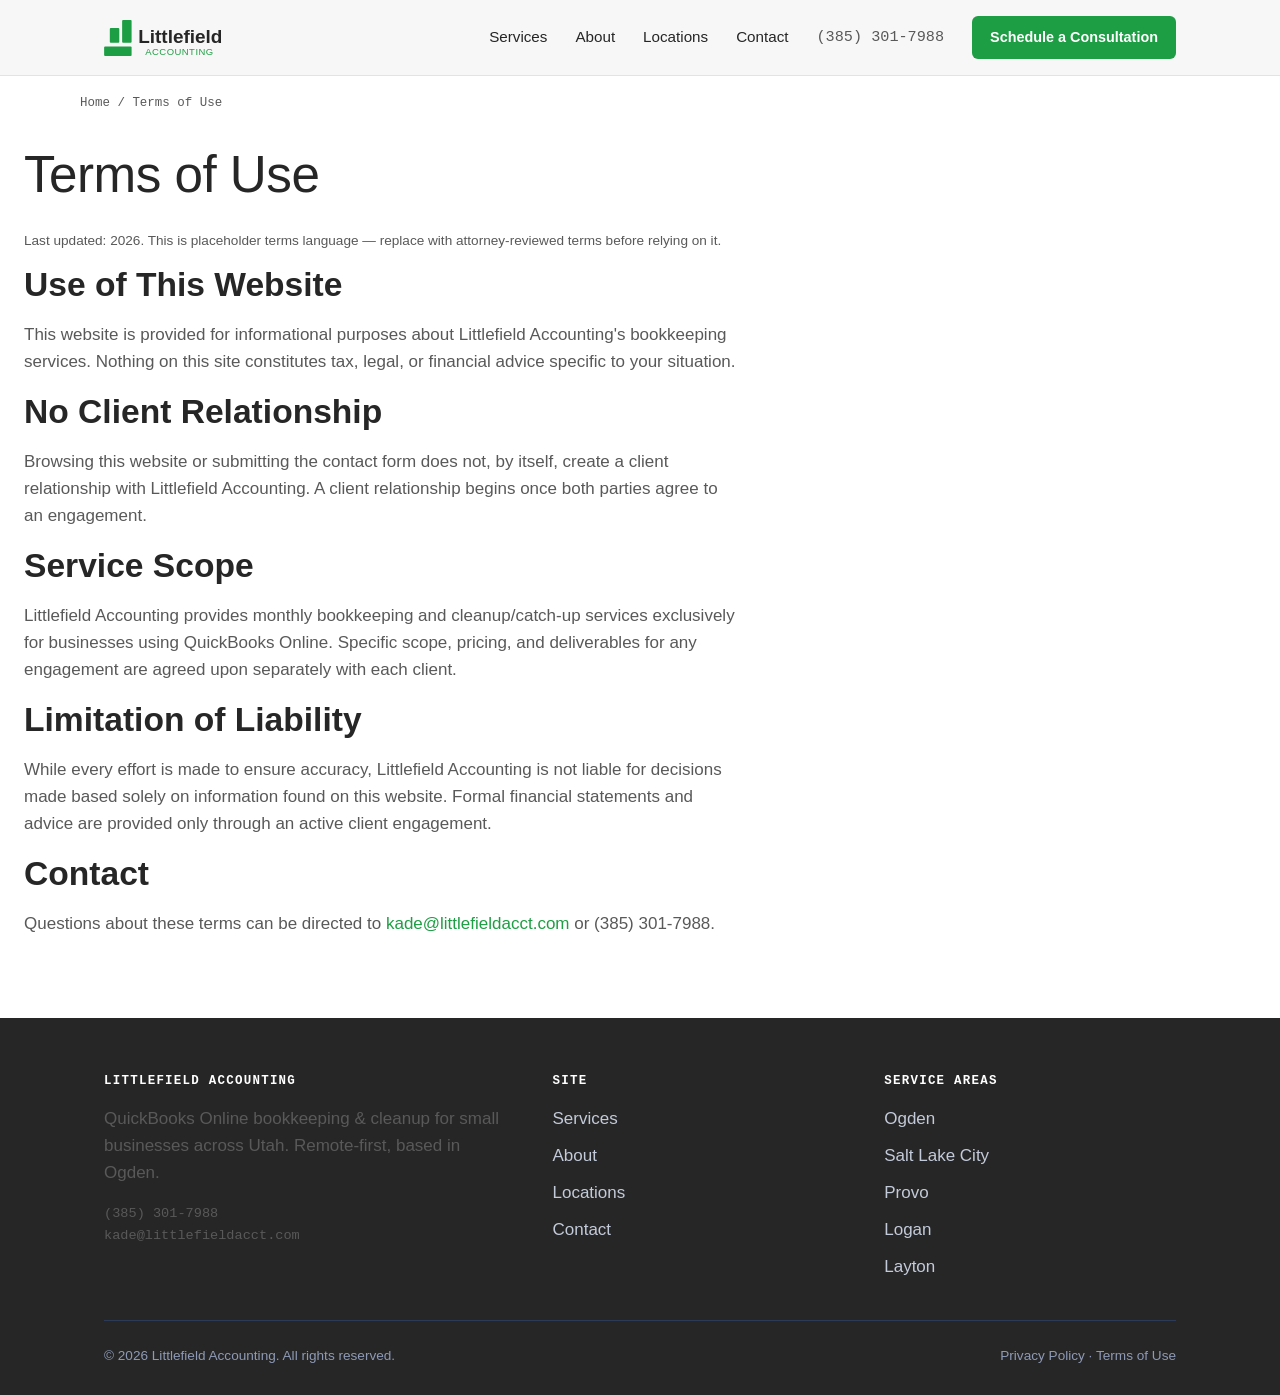
<file: terms-of-service.html>
<!DOCTYPE html>
<html lang="en">
<head>
<meta charset="UTF-8">
<meta name="viewport" content="width=device-width, initial-scale=1">
<title>Terms of Use | Littlefield Accounting</title>
<meta name="description" content="Terms of use for Littlefield Accounting.">
<link rel="canonical" href="https://www.littlefieldacct.com/terms-of-service.html">
<link rel="stylesheet" href="/styles.css">
<link rel="icon" href="/images/favicon.svg" type="image/svg+xml">
<meta name="robots" content="noindex, follow">
</head>
<body>

<header class="site-header">
  <div class="header-inner">
    <a href="/" class="brand"><img src="/images/logo.svg" alt="Littlefield Accounting" height="36" width="149"></a>
    <button class="mobile-toggle" aria-expanded="false" aria-controls="main-nav" onclick="document.getElementById('main-nav').classList.toggle('open'); this.setAttribute('aria-expanded', this.getAttribute('aria-expanded')==='true'?'false':'true')">Menu</button>
    <nav class="main-nav" id="main-nav">
      <a href="/services.html">Services</a>
      <a href="/about.html">About</a>
      <a href="/locations.html">Locations</a>
      <a href="/contact.html">Contact</a>
      <a href="tel:+13853017988" class="nav-phone">(385) 301-7988</a>
      <a href="/contact.html" class="nav-cta">Schedule a Consultation</a>
    </nav>
  </div>
</header>

<div class="container breadcrumb"><a href="/">Home</a> / Terms of Use</div>

<main>
  <section style="padding-top:32px; max-width:760px;">
    <div class="container">
      <h1>Terms of Use</h1>
      <p class="small">Last updated: 2026. This is placeholder terms language &mdash; replace with attorney-reviewed terms before relying on it.</p>

      <h2>Use of This Website</h2>
      <p>This website is provided for informational purposes about Littlefield Accounting's bookkeeping services. Nothing on this site constitutes tax, legal, or financial advice specific to your situation.</p>

      <h2>No Client Relationship</h2>
      <p>Browsing this website or submitting the contact form does not, by itself, create a client relationship with Littlefield Accounting. A client relationship begins once both parties agree to an engagement.</p>

      <h2>Service Scope</h2>
      <p>Littlefield Accounting provides monthly bookkeeping and cleanup/catch-up services exclusively for businesses using QuickBooks Online. Specific scope, pricing, and deliverables for any engagement are agreed upon separately with each client.</p>

      <h2>Limitation of Liability</h2>
      <p>While every effort is made to ensure accuracy, Littlefield Accounting is not liable for decisions made based solely on information found on this website. Formal financial statements and advice are provided only through an active client engagement.</p>

      <h2>Contact</h2>
      <p>Questions about these terms can be directed to <a href="mailto:kade@littlefieldacct.com">kade@littlefieldacct.com</a> or (385) 301-7988.</p>
    </div>
  </section>
</main>

<footer class="site-footer">
  <div class="container">
    <div class="footer-grid">
      <div>
        <h4>Littlefield Accounting</h4>
        <p>QuickBooks Online bookkeeping &amp; cleanup for small businesses across Utah. Remote-first, based in Ogden.</p>
        <p class="mono small">(385) 301-7988<br>kade@littlefieldacct.com</p>
      </div>
      <div>
        <h4>Site</h4>
        <div class="footer-links">
          <a href="/services.html">Services</a>
          <a href="/about.html">About</a>
          <a href="/locations.html">Locations</a>
          <a href="/contact.html">Contact</a>
        </div>
      </div>
      <div>
        <h4>Service Areas</h4>
        <div class="footer-links">
          <a href="/bookkeeping-ogden-utah.html">Ogden</a>
          <a href="/bookkeeping-salt-lake-city-utah.html">Salt Lake City</a>
          <a href="/bookkeeping-provo-utah.html">Provo</a>
          <a href="/bookkeeping-logan-utah.html">Logan</a>
          <a href="/bookkeeping-layton-utah.html">Layton</a>
        </div>
      </div>
    </div>
    <div class="footer-bottom">
      <span>&copy; 2026 Littlefield Accounting. All rights reserved.</span>
      <span><a href="/privacy-policy.html">Privacy Policy</a> &middot; <a href="/terms-of-service.html">Terms of Use</a></span>
    </div>
  </div>
</footer>

<div class="mobile-call-bar"><a href="tel:+13853017988">Call (385) 301-7988</a></div>

</body>
</html>
</file>
<file: styles.css>
/* ==========================================================================
   Littlefield Accounting — shared stylesheet
   Design system: "Ledger & Ridge" — accounting precision meets the Wasatch Front
   ========================================================================== */

:root {
  --ink: #262626;
  --ink-soft: #595959;
  --paper: #FFFFFF;
  --paper-raised: #F7F7F7;
  --pine: #1E9E44;
  --pine-dark: #167A34;
  --pine-tint: #EAF7EE;
  --brass: #1E9E44;
  --brass-tint: #EAF7EE;
  --rule: #E3E3E3;
  --rule-strong: #C7C7C7;

  --font-display: Arial, Helvetica, "Segoe UI", sans-serif;
  --font-body: Arial, Helvetica, "Segoe UI", sans-serif;
  --font-mono: "Courier New", Consolas, monospace;

  --max-width: 1120px;
  --radius: 6px;
}

* { box-sizing: border-box; }
html { scroll-behavior: smooth; }

body {
  margin: 0;
  font-family: var(--font-body);
  color: var(--ink);
  background: var(--paper);
  line-height: 1.6;
  font-size: 17px;
  -webkit-font-smoothing: antialiased;
}

h1, h2, h3, h4 {
  font-family: var(--font-display);
  font-weight: 600;
  color: var(--ink);
  line-height: 1.15;
  margin: 0 0 0.5em;
}

h1 { font-size: clamp(2.1rem, 4.2vw, 3.2rem); font-weight: 500; letter-spacing: -0.01em; }
h2 { font-size: clamp(1.5rem, 2.8vw, 2.1rem); }
h3 { font-size: 1.25rem; }

p { margin: 0 0 1em; color: var(--ink-soft); }
a { color: var(--pine); text-decoration: none; }
a:hover { color: var(--pine-dark); text-decoration: underline; }

img { max-width: 100%; display: block; }

.container {
  max-width: var(--max-width);
  margin: 0 auto;
  padding: 0 24px;
}

/* Focus visibility */
a:focus-visible, button:focus-visible, input:focus-visible, textarea:focus-visible {
  outline: 2px solid var(--brass);
  outline-offset: 2px;
}

/* ---------- Ledger rule — signature motif ---------- */
.ledger-rule {
  display: flex;
  align-items: center;
  gap: 8px;
  margin: 2.5rem 0;
  color: var(--rule-strong);
}
.ledger-rule::before,
.ledger-rule::after {
  content: "";
  flex: 1;
  height: 1px;
  background: repeating-linear-gradient(
    to right,
    var(--rule) 0,
    var(--rule) 6px,
    transparent 6px,
    transparent 10px
  );
}
.ledger-rule span {
  font-family: var(--font-mono);
  font-size: 0.72rem;
  letter-spacing: 0.12em;
  text-transform: uppercase;
  color: var(--pine);
  white-space: nowrap;
}

/* ---------- Header ---------- */
.site-header {
  background: var(--paper-raised);
  border-bottom: 1px solid var(--rule);
  position: sticky;
  top: 0;
  z-index: 50;
}
.header-inner {
  display: flex;
  align-items: center;
  justify-content: space-between;
  padding: 16px 24px;
  max-width: var(--max-width);
  margin: 0 auto;
  gap: 24px;
}
.brand {
  font-family: var(--font-display);
  font-size: 1.3rem;
  font-weight: 600;
  color: var(--ink);
  display: flex;
  align-items: baseline;
  gap: 8px;
}
.brand:hover { text-decoration: none; color: var(--ink); }
.brand .mark {
  font-family: var(--font-mono);
  font-size: 0.7rem;
  color: var(--brass);
  border: 1px solid var(--brass);
  padding: 1px 6px;
  border-radius: var(--radius);
  letter-spacing: 0.06em;
}
nav.main-nav {
  display: flex;
  align-items: center;
  gap: 28px;
}
nav.main-nav a {
  font-size: 0.95rem;
  color: var(--ink);
  font-weight: 500;
}
nav.main-nav a:hover { color: var(--pine); text-decoration: none; }
.nav-cta {
  background: var(--pine);
  color: #fff !important;
  padding: 10px 18px;
  border-radius: var(--radius);
  font-size: 0.9rem !important;
  font-weight: 600 !important;
}
.nav-cta:hover { background: var(--pine-dark); color: #fff !important; }
.nav-phone {
  font-family: var(--font-mono);
  color: var(--ink-soft) !important;
  font-size: 0.9rem;
}
.mobile-toggle { display: none; }

@media (max-width: 780px) {
  nav.main-nav { display: none; }
  .mobile-toggle {
    display: block;
    background: none;
    border: 1px solid var(--rule-strong);
    border-radius: var(--radius);
    padding: 8px 12px;
    font-family: var(--font-mono);
    font-size: 0.85rem;
  }
  nav.main-nav.open {
    display: flex;
    flex-direction: column;
    position: absolute;
    top: 100%;
    left: 0;
    right: 0;
    background: var(--paper-raised);
    border-bottom: 1px solid var(--rule);
    padding: 16px 24px 24px;
    gap: 16px;
  }
}

/* ---------- Hero ---------- */
.hero {
  padding: 72px 0 56px;
  background: linear-gradient(180deg, var(--pine-tint) 0%, var(--paper) 100%);
  position: relative;
  overflow: hidden;
}
.hero .container {
  display: grid;
  grid-template-columns: 1.1fr 0.9fr;
  gap: 48px;
  align-items: center;
}
@media (max-width: 860px) {
  .hero .container { grid-template-columns: 1fr; }
}
.eyebrow {
  font-family: var(--font-mono);
  font-size: 0.78rem;
  letter-spacing: 0.1em;
  text-transform: uppercase;
  color: var(--pine);
  margin-bottom: 14px;
  display: block;
}
.hero p.lead {
  font-size: 1.15rem;
  color: var(--ink-soft);
  max-width: 46ch;
}
.cta-row { display: flex; gap: 14px; flex-wrap: wrap; margin-top: 28px; }

.btn {
  display: inline-block;
  padding: 13px 26px;
  border-radius: var(--radius);
  font-weight: 600;
  font-size: 0.97rem;
  cursor: pointer;
  border: 1px solid transparent;
  text-align: center;
}
.btn-primary { background: var(--pine); color: #fff; }
.btn-primary:hover { background: var(--pine-dark); color: #fff; text-decoration: none; }
.btn-secondary { background: transparent; color: var(--ink); border-color: var(--rule-strong); }
.btn-secondary:hover { border-color: var(--ink); text-decoration: none; color: var(--ink); }

/* Ridge line SVG divider */
.ridge-divider { display: block; width: 100%; height: auto; color: var(--rule-strong); }

/* Hero ledger card */
.ledger-card {
  background: var(--paper-raised);
  border: 1px solid var(--rule);
  border-radius: var(--radius);
  padding: 28px;
  box-shadow: 0 20px 40px -24px rgba(20, 33, 61, 0.25);
}
.ledger-card .row {
  display: flex;
  justify-content: space-between;
  padding: 10px 0;
  border-bottom: 1px dashed var(--rule);
  font-family: var(--font-mono);
  font-size: 0.88rem;
}
.ledger-card .row:last-child { border-bottom: none; }
.ledger-card .row .label { color: var(--ink-soft); }
.ledger-card .row .val { color: var(--pine-dark); font-weight: 600; }

/* ---------- Sections ---------- */
section { padding: 64px 0; }
.section-head { max-width: 62ch; margin-bottom: 40px; }
.section-head .eyebrow { margin-bottom: 10px; }

.bg-raised { background: var(--paper-raised); border-top: 1px solid var(--rule); border-bottom: 1px solid var(--rule); }
.bg-ink { background: var(--ink); color: #fff; }
.bg-ink h2, .bg-ink h3 { color: #fff; }
.bg-ink p { color: #C3CAD9; }

/* ---------- Cards / grid ---------- */
.grid { display: grid; gap: 24px; }
.grid-3 { grid-template-columns: repeat(3, 1fr); }
.grid-2 { grid-template-columns: repeat(2, 1fr); }
@media (max-width: 860px) { .grid-3, .grid-2 { grid-template-columns: 1fr; } }

.card {
  background: var(--paper-raised);
  border: 1px solid var(--rule);
  border-radius: var(--radius);
  padding: 28px;
}
.card .num {
  font-family: var(--font-mono);
  font-size: 0.78rem;
  color: var(--brass);
  letter-spacing: 0.08em;
  margin-bottom: 12px;
  display: block;
}
.card h3 { margin-bottom: 10px; }
.card p:last-child { margin-bottom: 0; }
.card a.card-link { font-weight: 600; font-size: 0.92rem; }

/* ---------- City chip strip ---------- */
.city-strip {
  display: flex;
  flex-wrap: wrap;
  gap: 10px;
  margin-top: 8px;
}
.city-chip {
  font-family: var(--font-mono);
  font-size: 0.85rem;
  border: 1px solid var(--rule-strong);
  border-radius: var(--radius);
  padding: 8px 14px;
  color: var(--ink);
}
.city-chip:hover { border-color: var(--pine); color: var(--pine); text-decoration: none; }

/* ---------- FAQ ---------- */
.faq-item {
  border-bottom: 1px solid var(--rule);
  padding: 22px 0;
}
.faq-item summary {
  font-family: var(--font-display);
  font-size: 1.08rem;
  font-weight: 600;
  cursor: pointer;
  list-style: none;
  display: flex;
  justify-content: space-between;
  align-items: center;
}
.faq-item summary::-webkit-details-marker { display: none; }
.faq-item summary::after {
  content: "+";
  font-family: var(--font-mono);
  color: var(--pine);
  font-size: 1.3rem;
  margin-left: 16px;
}
.faq-item[open] summary::after { content: "\2212"; }
.faq-item p { margin-top: 14px; }

/* ---------- Steps ---------- */
.steps { counter-reset: step; display: grid; gap: 20px; }
.step {
  display: flex;
  gap: 18px;
  align-items: flex-start;
}
.step-num {
  font-family: var(--font-mono);
  font-size: 0.85rem;
  color: var(--brass);
  border: 1px solid var(--brass);
  border-radius: 50%;
  width: 32px;
  height: 32px;
  min-width: 32px;
  display: flex;
  align-items: center;
  justify-content: center;
}

/* ---------- CTA band ---------- */
.cta-band {
  background: var(--ink);
  color: #fff;
  border-radius: var(--radius);
  padding: 48px;
  display: flex;
  justify-content: space-between;
  align-items: center;
  gap: 24px;
  flex-wrap: wrap;
}
.cta-band h2 { color: #fff; margin-bottom: 6px; }
.cta-band p { color: #C3CAD9; margin-bottom: 0; }

/* ---------- Contact form ---------- */
.form-grid { display: grid; grid-template-columns: 1fr 1fr; gap: 18px; }
.form-grid .full { grid-column: 1 / -1; }
@media (max-width: 640px) { .form-grid { grid-template-columns: 1fr; } }
label {
  display: block;
  font-size: 0.85rem;
  font-weight: 600;
  margin-bottom: 6px;
  color: var(--ink);
}
input, textarea {
  width: 100%;
  padding: 12px 14px;
  border: 1px solid var(--rule-strong);
  border-radius: var(--radius);
  font-family: var(--font-body);
  font-size: 0.97rem;
  background: var(--paper-raised);
  color: var(--ink);
}
input:focus, textarea:focus { border-color: var(--pine); outline: none; }
textarea { min-height: 130px; resize: vertical; }

/* ---------- Footer ---------- */
.site-footer {
  background: var(--ink);
  color: #C3CAD9;
  padding: 56px 0 28px;
}
.footer-grid {
  display: grid;
  grid-template-columns: 1.4fr 1fr 1fr;
  gap: 40px;
  margin-bottom: 40px;
}
@media (max-width: 780px) { .footer-grid { grid-template-columns: 1fr; gap: 32px; } }
.site-footer h4 {
  color: #fff;
  font-family: var(--font-mono);
  font-size: 0.78rem;
  letter-spacing: 0.1em;
  text-transform: uppercase;
  margin-bottom: 16px;
}
.site-footer a { color: #C3CAD9; }
.site-footer a:hover { color: #fff; }
.footer-links { display: flex; flex-direction: column; gap: 10px; }
.footer-bottom {
  border-top: 1px solid #2B3A56;
  padding-top: 24px;
  display: flex;
  justify-content: space-between;
  flex-wrap: wrap;
  gap: 12px;
  font-size: 0.85rem;
  color: #8E9AB5;
}
.footer-bottom a { color: #8E9AB5; }

/* ---------- Sticky mobile call bar ---------- */
.mobile-call-bar {
  display: none;
  position: fixed;
  bottom: 0; left: 0; right: 0;
  background: var(--pine);
  z-index: 60;
  padding: 12px 20px env(safe-area-inset-bottom, 12px);
}
.mobile-call-bar a {
  color: #fff;
  font-weight: 700;
  text-align: center;
  display: block;
  font-family: var(--font-mono);
  letter-spacing: 0.02em;
}
@media (max-width: 640px) {
  .mobile-call-bar { display: block; }
  body { padding-bottom: 56px; }
}

/* ---------- Utility ---------- */
.text-center { text-align: center; margin-left: auto; margin-right: auto; }
.small { font-size: 0.85rem; color: var(--ink-soft); }
.mono { font-family: var(--font-mono); }
.breadcrumb {
  font-family: var(--font-mono);
  font-size: 0.78rem;
  color: var(--ink-soft);
  padding: 18px 0 0;
}
.breadcrumb a { color: var(--ink-soft); }
</file>
